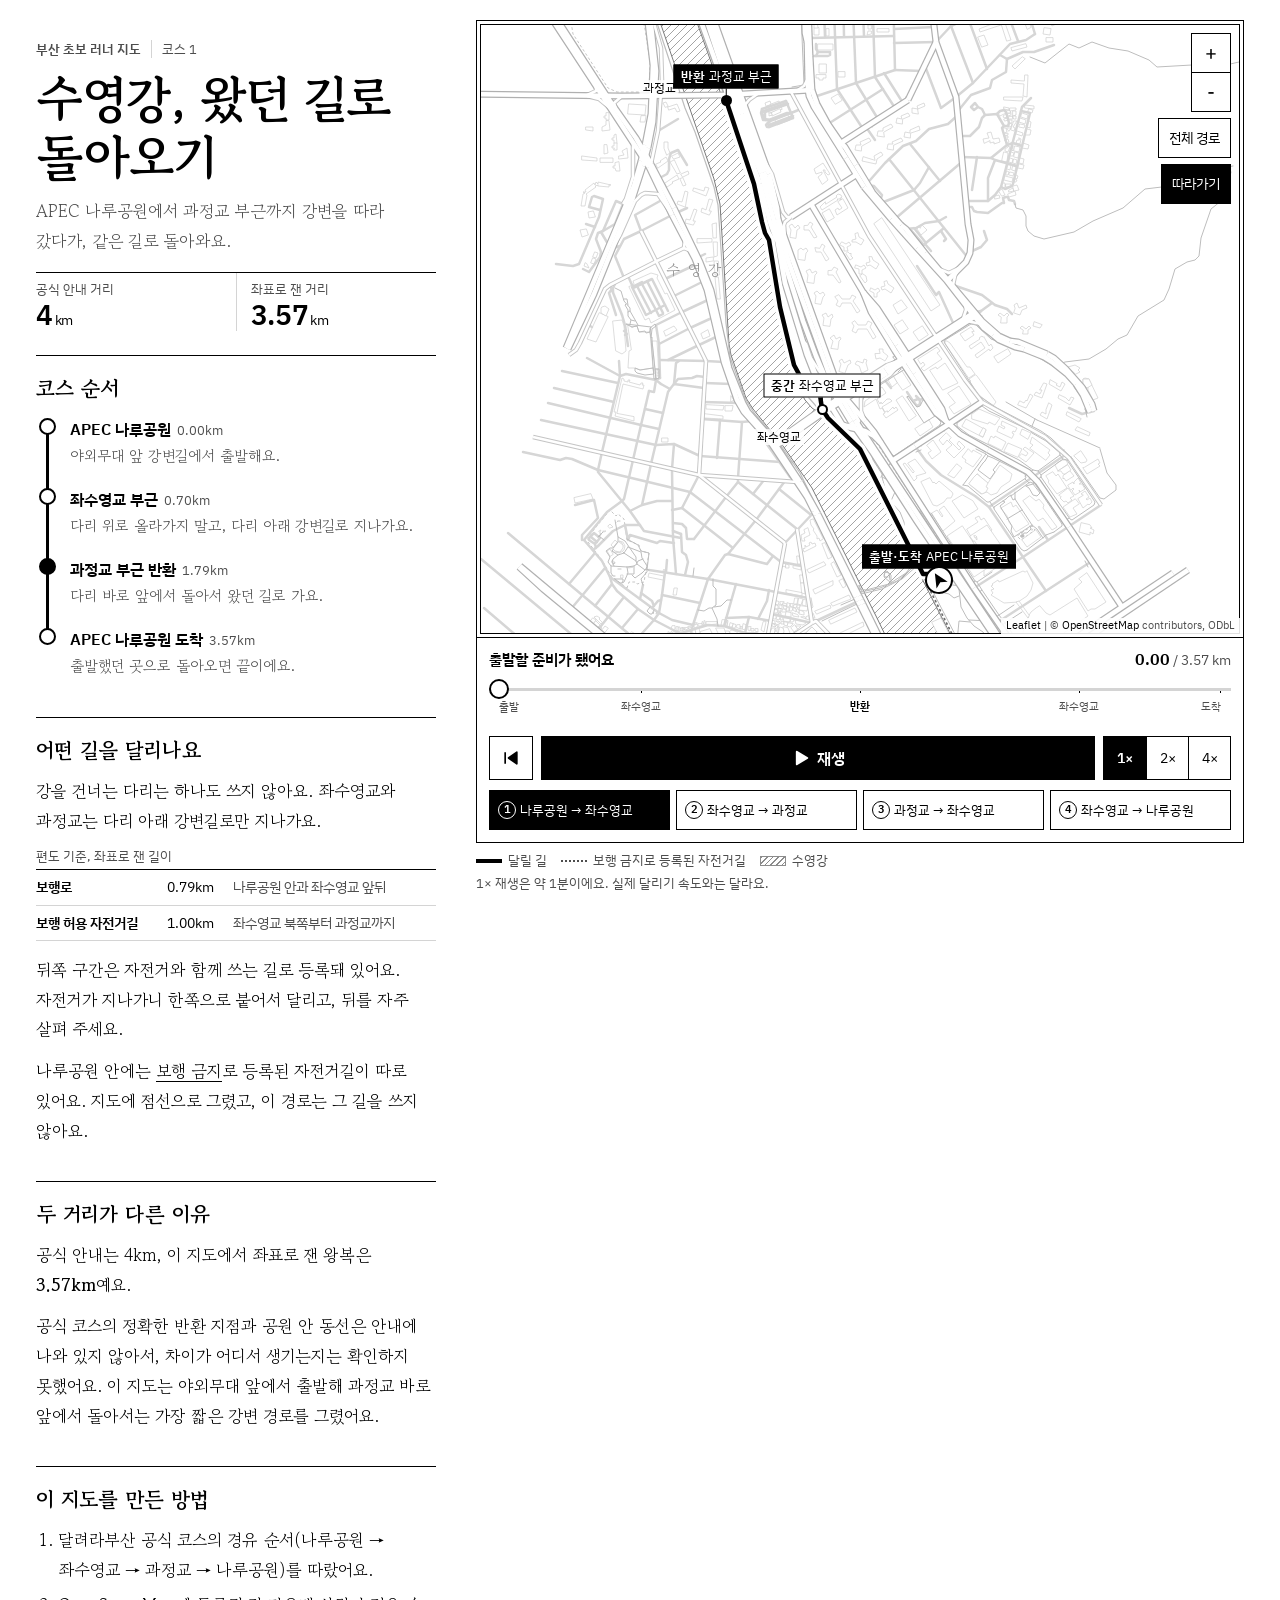
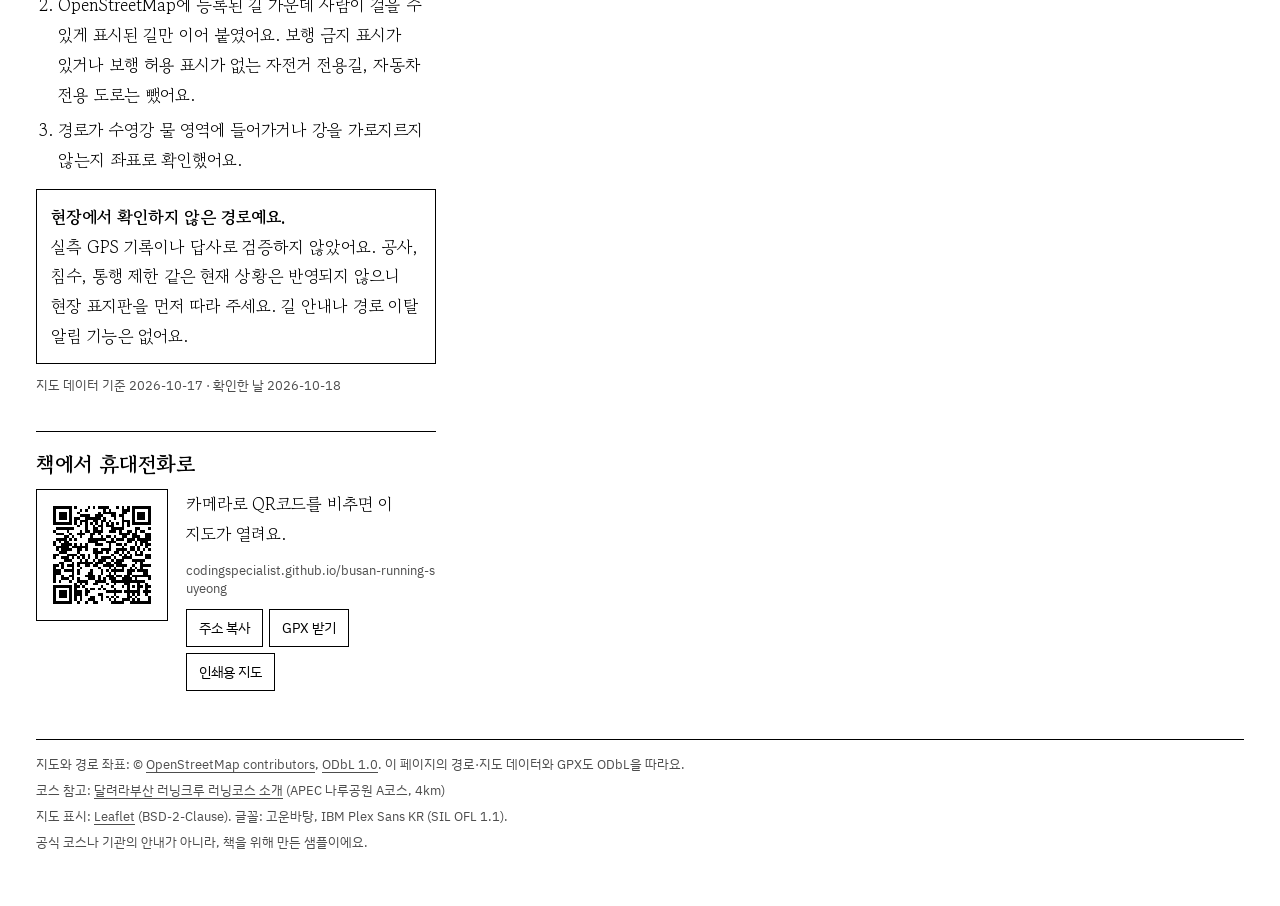
<file: index.html>
<!doctype html>
<html lang="ko">
<head>
<meta charset="utf-8">
<meta name="viewport" content="width=device-width,initial-scale=1,viewport-fit=cover">
<title>수영강 왕복 코스 · 부산 초보 러너 지도</title>
<meta name="description" content="APEC 나루공원에서 과정교 부근까지 수영강 동쪽 강변을 따라 갔다가 같은 길로 돌아오는 러닝 코스. 실제 지도 위에서 경로를 미리 따라가 볼 수 있어요.">
<meta name="theme-color" content="#ffffff">
<link rel="icon" href="data:image/svg+xml,%3Csvg xmlns='http://www.w3.org/2000/svg' viewBox='0 0 32 32'%3E%3Crect width='32' height='32' fill='%23fff'/%3E%3Cpath d='M6 26 C12 18 10 10 26 6' fill='none' stroke='%23000' stroke-width='3' stroke-linecap='round'/%3E%3Ccircle cx='6' cy='26' r='3.5' fill='%23000'/%3E%3C/svg%3E">
<link rel="stylesheet" href="fonts/fonts.css">
<link rel="stylesheet" href="vendor/leaflet.css">
<link rel="stylesheet" href="style.css">
</head>
<body>
<div class="page">

<header class="head">
  <p class="series">부산 초보 러너 지도 <span>코스 1</span></p>
  <h1>수영강, 왔던 길로<br>돌아오기</h1>
  <p class="lede">APEC 나루공원에서 과정교 부근까지 강변을 따라 갔다가, 같은 길로 돌아와요.</p>
  <dl class="dist">
    <div><dt>공식 안내 거리</dt><dd>4<small>km</small></dd></div>
    <div><dt>좌표로 잰 거리</dt><dd id="dist-computed">3.57<small>km</small></dd></div>
  </dl>
</header>

<figure class="figure" id="figure">
  <div class="map-frame">
    <div id="map" role="region" aria-label="수영강 코스 지도"></div>
    <div class="map-tools" aria-label="지도 도구">
      <button type="button" id="zoom-in" aria-label="지도 확대">＋</button>
      <button type="button" id="zoom-out" aria-label="지도 축소">－</button>
      <button type="button" id="fit" class="txt">전체 경로</button>
      <button type="button" id="follow" class="txt" aria-pressed="true">따라가기</button>
    </div>
    <p class="map-msg" id="map-msg">지도를 불러오는 중이에요.</p>
  </div>

  <div class="dock" aria-label="경로 재생">
    <div class="readout">
      <p class="now" id="now" aria-live="polite">출발할 준비가 됐어요</p>
      <p class="km"><b id="km-now">0.00</b> / <span id="km-total">3.57</span> km</p>
    </div>
    <div class="scrub">
      <input type="range" id="scrub" min="0" max="1000" step="1" value="0" aria-label="재생 위치">
      <div class="ticks" id="ticks" aria-hidden="true"></div>
    </div>
    <div class="buttons">
      <button type="button" id="reset" class="icon" aria-label="처음으로">
        <svg viewBox="0 0 24 24" aria-hidden="true"><path d="M5 5v14" /><path d="M19 5 9 12l10 7z" /></svg>
      </button>
      <button type="button" id="play" class="play" aria-label="재생">
        <svg class="i-play" viewBox="0 0 24 24" aria-hidden="true"><path d="M7 4.5 19.5 12 7 19.5z" /></svg>
        <svg class="i-pause" viewBox="0 0 24 24" aria-hidden="true"><path d="M7 5v14M17 5v14" /></svg>
        <span id="play-label">재생</span>
      </button>
      <div class="speed" role="radiogroup" aria-label="재생 속도">
        <button type="button" role="radio" data-speed="1" aria-checked="true">1×</button>
        <button type="button" role="radio" data-speed="2" aria-checked="false">2×</button>
        <button type="button" role="radio" data-speed="4" aria-checked="false">4×</button>
      </div>
    </div>
    <ol class="segs" id="segs" aria-label="구간으로 이동"></ol>
  </div>

  <figcaption>
    <span class="legend"><i class="lg-route"></i>달릴 길</span>
    <span class="legend"><i class="lg-nofoot"></i>보행 금지로 등록된 자전거길</span>
    <span class="legend"><i class="lg-river"></i>수영강</span>
    <span class="cap-note">1× 재생은 약 1분이에요. 실제 달리기 속도와는 달라요.</span>
  </figcaption>
</figure>

<main class="text">

<section>
  <h2>코스 순서</h2>
  <ol class="stops" id="stops"></ol>
</section>

<section>
  <h2>어떤 길을 달리나요</h2>
  <p>강을 건너는 다리는 하나도 쓰지 않아요. 좌수영교와 과정교는 다리 아래 강변길로만 지나가요.</p>
  <table class="kinds">
    <caption>편도 기준, 좌표로 잰 길이</caption>
    <tbody>
      <tr><th>보행로</th><td id="kind-foot">0.79km</td><td>나루공원 안과 좌수영교 앞뒤</td></tr>
      <tr><th>보행 허용 자전거길</th><td id="kind-cycle">1.00km</td><td>좌수영교 북쪽부터 과정교까지</td></tr>
    </tbody>
  </table>
  <p>뒤쪽 구간은 자전거와 함께 쓰는 길로 등록돼 있어요. 자전거가 지나가니 한쪽으로 붙어서 달리고, 뒤를 자주 살펴 주세요.</p>
  <p>나루공원 안에는 <em>보행 금지</em>로 등록된 자전거길이 따로 있어요. 지도에 점선으로 그렸고, 이 경로는 그 길을 쓰지 않아요.</p>
</section>

<section>
  <h2>두 거리가 다른 이유</h2>
  <p>공식 안내는 4km, 이 지도에서 좌표로 잰 왕복은 <b id="dist-computed-2">3.57km</b>예요.</p>
  <p>공식 코스의 정확한 반환 지점과 공원 안 동선은 안내에 나와 있지 않아서, 차이가 어디서 생기는지는 확인하지 못했어요. 이 지도는 야외무대 앞에서 출발해 과정교 바로 앞에서 돌아서는 가장 짧은 강변 경로를 그렸어요.</p>
</section>

<section class="method">
  <h2>이 지도를 만든 방법</h2>
  <ol>
    <li>달려라부산 공식 코스의 경유 순서(나루공원 → 좌수영교 → 과정교 → 나루공원)를 따랐어요.</li>
    <li>OpenStreetMap에 등록된 길 가운데 사람이 걸을 수 있게 표시된 길만 이어 붙였어요. 보행 금지 표시가 있거나 보행 허용 표시가 없는 자전거 전용길, 자동차 전용 도로는 뺐어요.</li>
    <li>경로가 수영강 물 영역에 들어가거나 강을 가로지르지 않는지 좌표로 확인했어요.</li>
  </ol>
  <p class="warn"><b>현장에서 확인하지 않은 경로예요.</b> 실측 GPS 기록이나 답사로 검증하지 않았어요. 공사, 침수, 통행 제한 같은 현재 상황은 반영되지 않으니 현장 표지판을 먼저 따라 주세요. 길 안내나 경로 이탈 알림 기능은 없어요.</p>
  <p class="meta">지도 데이터 기준 <span id="osm-base">2026-10-17</span> · 확인한 날 2026-10-18</p>
</section>

<section class="share" id="share">
  <h2>책에서 휴대전화로</h2>
  <div class="share-row">
    <img src="qr/qr.svg" width="148" height="148" alt="이 지도로 연결되는 QR코드">
    <div>
      <p>카메라로 QR코드를 비추면 이 지도가 열려요.</p>
      <p class="url" id="page-url">codingspecialist.github.io/busan-running-suyeong</p>
      <p class="links">
        <button type="button" id="copy" class="txt">주소 복사</button>
        <a class="txt" href="data/suyeong-apec-gwajeong.gpx" download>GPX 받기</a>
        <a class="txt" href="print/route-print.png" download>인쇄용 지도</a>
      </p>
    </div>
  </div>
</section>

</main>

<footer class="foot">
  <p>지도와 경로 좌표: © <a href="https://www.openstreetmap.org/copyright">OpenStreetMap contributors</a>, <a href="https://opendatacommons.org/licenses/odbl/1-0/">ODbL 1.0</a>. 이 페이지의 경로·지도 데이터와 GPX도 ODbL을 따라요.</p>
  <p>코스 참고: <a href="https://runbusancrew.com/course.html">달려라부산 러닝크루 러닝코스 소개</a> (APEC 나루공원 A코스, 4km)</p>
  <p>지도 표시: <a href="https://leafletjs.com">Leaflet</a> (BSD-2-Clause). 글꼴: 고운바탕, IBM Plex Sans KR (SIL OFL 1.1).</p>
  <p>공식 코스나 기관의 안내가 아니라, 책을 위해 만든 샘플이에요.</p>
</footer>

</div>
<noscript><p class="noscript">경로 재생에는 JavaScript가 필요해요.</p></noscript>
<script src="vendor/leaflet.js"></script>
<script src="app.js"></script>
</body>
</html>
</file>
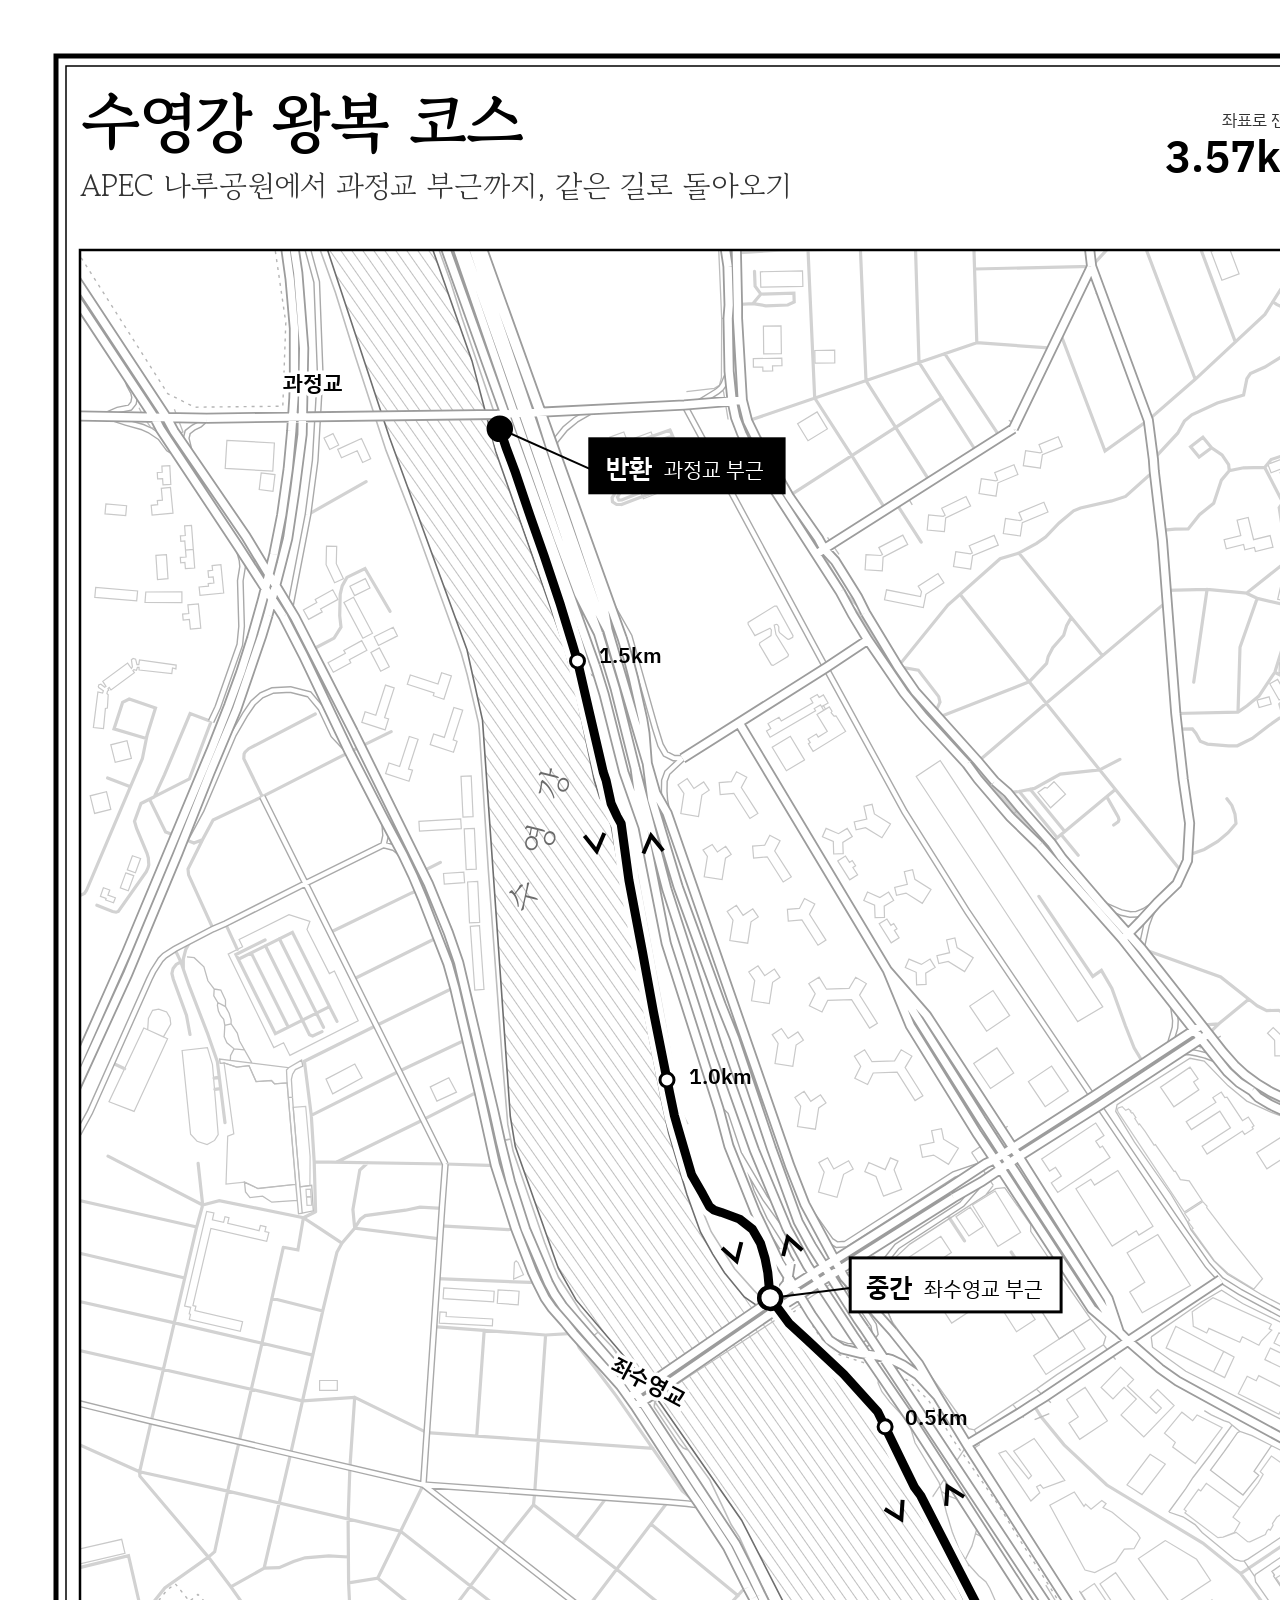
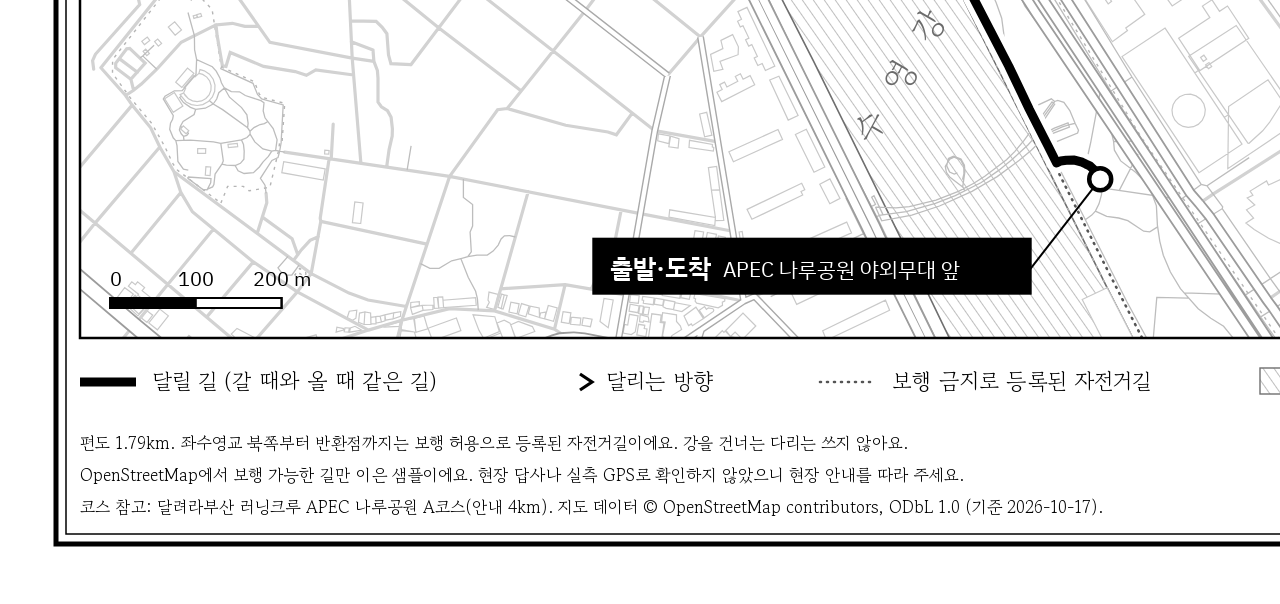
<file: print/print-render.html>
<!doctype html><html lang="ko"><head><meta charset="utf-8"><link rel="stylesheet" href="../fonts/fonts.css">
<style>html,body{margin:0;background:#fff}#sheet{width:1600px;height:2200px}</style></head><body><div id="sheet"><svg xmlns="http://www.w3.org/2000/svg" viewBox="0 0 1600 2200" width="1600" height="2200">
<title>수영강 왕복 코스 전체 경로 — APEC 나루공원 ↔ 과정교 부근</title>
<defs>
 <pattern id="hatch" width="9" height="9" patternUnits="userSpaceOnUse" patternTransform="rotate(-35)"><line x1="0" y1="0" x2="0" y2="9" stroke="#8a8a8a" stroke-width="1.1"/></pattern>
 <clipPath id="mapclip"><rect x="80" y="250" width="1440" height="1688"/></clipPath>
 <style>
  text { font-family: 'Gowun Batang', 'Noto Serif KR', serif; fill: #000; }
  .sans, .pin, .km, .small, .bridge, .nlab, .legend, .fine { font-family: 'IBM Plex Sans KR', 'Noto Sans KR', sans-serif; }
  .h1 { font-size: 64px; font-weight: 700; letter-spacing: -1px; }
  .h2 { font-size: 30px; fill: #333; }
  .pin { font-size: 26px; }
  .pinsub { font-size: 21px; font-weight: 400; }
  .km { font-size: 21px; font-weight: 600; }
  .river { font-size: 34px; fill: #6b6b6b; letter-spacing: 8px; }
  .bridge { font-size: 22px; font-weight: 600; paint-order: stroke; stroke: #fff; stroke-width: 7px; }
  .place { font-size: 24px; fill: #555; paint-order: stroke; stroke: #fff; stroke-width: 6px; }
  .small { font-size: 20px; }
  .nlab { font-size: 22px; font-weight: 600; }
  .legend { font-size: 22px; }
  .fine { font-size: 17px; fill: #333; }
  .big { font-family: 'IBM Plex Sans KR', sans-serif; font-size: 44px; font-weight: 600; }
 </style>
</defs>
<rect width="1600" height="2200" fill="#fff"/>
<rect x="56" y="56" width="1488" height="2088" fill="none" stroke="#000" stroke-width="5"/>
<rect x="66" y="66" width="1468" height="2068" fill="none" stroke="#000" stroke-width="1.5"/>

<text x="80" y="148" class="h1">수영강 왕복 코스</text>
<text x="80" y="198" class="h2">APEC 나루공원에서 과정교 부근까지, 같은 길로 돌아오기</text>
<g transform="translate(1520 126)" text-anchor="end">
 <text class="fine" x="0" y="0">공식 안내 거리</text><text class="big" x="0" y="46">4km</text>
</g>
<g transform="translate(1320 126)" text-anchor="end">
 <text class="fine" x="0" y="0">좌표로 잰 왕복</text><text class="big" x="0" y="46">3.57km</text>
</g>

<g clip-path="url(#mapclip)">
 <rect x="80" y="250" width="1440" height="1688" fill="#fff"/>
 <path d="M188.6 -354.3 L253.7 -354.3 L328.4 -75.1 L380.3 99.3 L410.3 191.7 L429.3 239.8 L472.0 360.9 L495.9 452.0 L563.6 644.8 L573.0 678.9 L594.4 780.8 L599.8 797.8 L603.6 803.8 L611.4 826.6 L621.7 885.4 L635.8 958.4 L645.4 1017.4 L662.2 1103.8 L668.7 1133.4 L686.9 1194.4 L700.5 1232.2 L712.7 1254.1 L724.5 1272.8 L744.3 1297.0 L787.0 1326.4 L878.6 1420.1 L960.4 1593.2 L1107.1 1887.7 L1134.0 1940.3 L1167.9 2004.0 L1218.2 2114.9 L1248.1 2158.8 L1123.2 2219.0 L1106.2 2182.9 L1099.3 2177.0 L1096.4 2176.7 L1082.2 2179.8 L1076.2 2180.6 L1067.7 2178.0 L1063.9 2174.4 L1060.8 2169.6 L925.2 1887.8 L813.4 1660.8 L741.6 1520.2 L660.9 1404.3 L636.7 1371.1 L576.0 1299.9 L558.2 1268.0 L515.3 1146.6 L510.3 1116.5 L482.5 720.1 L467.0 649.8 L389.5 437.4 L311.6 201.7 L260.8 -47.8 L206.4 -275.2 L188.6 -354.3 Z" fill="url(#hatch)" stroke="#6f6f6f" stroke-width="1.6" fill-rule="evenodd"/>
 <path d="M220.9 1803.1 L227.6 1786.4 L243.3 1786.4 L249.1 1790.8 L269.9 1787.2 L278.4 1751.4 L279.6 1742.8 L282.0 1743.0 L284.7 1703.4 L262.6 1697.5 L259.2 1693.9 L254.4 1681.8 L221.3 1666.9 L212.1 1609.6 L197.9 1594.4 L189.5 1601.3 L175.2 1583.7 L166.5 1590.6 L112.6 1659.6 L112.5 1673.3 L130.7 1698.3 L151.6 1723.2 L164.4 1745.9 L173.2 1764.1 L177.6 1770.3 L220.9 1803.1 Z M1228.5 2122.6 L1272.4 2094.1 L1336.4 2042.1 L1338.6 2035.7 L1338.6 2026.8 L1336.5 2020.9 L1319.3 1996.9 L1274.1 1931.3 L1142.0 1738.4 L1051.5 1589.6 L1020.9 1541.7 L998.5 1505.1 L954.2 1441.4 L928.3 1400.1 L908.7 1381.0 L886.3 1368.2 L870.4 1364.8 L835.0 1353.3 L826.2 1345.1 L814.5 1328.8 L803.8 1308.9 L802.0 1306.3 L778.7 1321.9 L878.6 1420.1 L975.8 1623.4 L1107.1 1887.7 L1138.0 1947.7 L1219.9 2114.6 L1228.5 2122.6 Z M988.0 -183.8 L996.9 -178.1 L1006.6 -194.6 L1004.3 -197.0 L988.0 -183.8 Z M998.4 17.8 L1000.1 36.9 L1030.4 57.1 L1042.5 38.3 L998.4 17.8 Z M-69.0 -60.8 L-11.2 25.0 L46.2 105.8 L70.6 241.3 L167.7 393.6 L194.7 407.2 L282.8 406.2 L285.8 322.5 L272.2 229.8 L218.4 21.4 L1.2 -55.9 L-60.1 -73.3 L-69.0 -60.8 Z M1362.8 1628.3 L1319.3 1657.4 L1320.5 1659.2 L1323.3 1660.3 L1327.5 1660.9 L1331.8 1667.4 L1371.2 1640.9 L1362.8 1628.3 Z M1427.9 -194.1 L1420.3 -187.7 L1413.7 -194.9 L1421.5 -201.6 L1427.9 -194.1 Z M884.5 -183.2 L896.7 -188.5 L899.9 -167.8 L886.7 -166.0 L884.5 -183.2 Z M965.5 -230.7 L962.8 -221.3 L987.7 -220.7 L965.5 -230.7 Z M1130.6 -238.3 L1129.9 -249.9 L1141.8 -250.8 L1139.7 -281.9 L1151.9 -284.7 L1196.9 -242.1 L1130.6 -238.3 Z M305.6 1872.0 L305.9 1874.0 L303.9 1876.4 L300.0 1873.5 L297.6 1876.6 L294.9 1874.8 L299.6 1868.4 L305.6 1872.0 Z" fill="none" stroke="#b5b5b5" stroke-width="1.4" stroke-dasharray="3 5"/>
 <path d="M1401.2 253.7 L1401.2 264.9 L1422.5 264.9 L1422.5 253.7 L1401.2 253.7 Z M1396.3 225.6 L1393.3 242.7 L1414.0 246.3 L1416.9 229.3 L1396.3 225.6 Z M132.4 855.7 L140.6 858.5 L135.4 872.8 L127.3 869.8 L132.4 855.7 Z M125.8 872.9 L133.8 875.7 L128.3 890.7 L120.3 887.8 L125.8 872.9 Z M110.8 809.3 L94.6 813.4 L90.2 795.8 L106.5 791.7 L110.8 809.3 Z M196.0 -102.4 L184.5 -81.8 L175.9 -86.7 L187.4 -107.2 L196.0 -102.4 Z M131.4 758.3 L115.2 762.3 L110.8 744.8 L127.0 740.7 L131.4 758.3 Z M226.9 440.3 L274.4 443.0 L272.8 471.2 L225.2 468.4 L226.9 440.3 Z M275.0 474.6 L273.0 491.4 L259.2 489.6 L261.2 473.0 L275.0 474.6 Z M166.4 554.6 L168.0 578.7 L157.5 579.5 L155.9 555.3 L166.4 554.6 Z M139.1 670.0 L171.8 673.7 L172.5 668.0 L175.9 668.9 L176.2 665.1 L139.5 659.9 L138.8 664.6 L137.0 664.6 L135.6 659.2 L133.1 658.4 L131.4 659.7 L132.4 666.8 L131.4 668.5 L127.6 663.1 L102.8 681.3 L106.0 686.4 L104.7 687.2 L100.9 684.2 L98.9 684.8 L98.3 686.4 L98.7 687.5 L103.4 690.8 L102.6 693.0 L97.9 692.0 L93.4 727.5 L103.5 728.5 L105.4 708.5 L107.4 708.0 L108.2 694.8 L106.9 693.5 L107.5 691.1 L108.7 690.3 L108.0 688.6 L109.2 687.5 L111.0 690.0 L134.4 672.7 L132.9 670.6 L133.9 669.7 L136.5 670.3 L137.4 667.4 L139.0 667.4 L139.1 670.0 Z M103.4 887.8 L100.4 896.3 L106.1 898.4 L105.6 900.0 L113.5 902.8 L115.4 897.8 L107.9 895.1 L109.8 890.0 L103.4 887.8 Z M661.0 144.3 L681.9 142.9 L669.0 -2.6 L648.7 -0.9 L661.0 144.3 Z M795.3 2148.3 L796.0 2153.9 L806.8 2152.6 L808.3 2155.9 L809.4 2164.7 L789.6 2167.1 L787.4 2149.3 L795.3 2148.3 Z M815.9 2115.6 L816.5 2126.4 L814.0 2129.3 L812.5 2126.4 L803.4 2127.4 L804.3 2136.0 L813.6 2135.1 L814.3 2141.5 L825.7 2140.2 L826.3 2135.3 L831.2 2133.4 L830.6 2123.9 L827.1 2120.9 L826.8 2115.0 L815.9 2115.6 Z M751.5 1868.2 L792.6 1849.9 L796.9 1859.3 L755.8 1877.7 L751.5 1868.2 Z M797.5 1844.1 L846.7 1822.1 L851.5 1832.9 L802.4 1854.8 L797.5 1844.1 Z M791.8 1894.1 L864.8 1859.6 L869.6 1869.8 L796.7 1904.4 L791.8 1894.1 Z M822.7 1930.7 L885.5 1900.1 L889.6 1910.2 L826.4 1940.3 L822.7 1930.7 Z M836.2 1973.4 L904.8 1941.0 L908.8 1949.5 L840.3 1981.9 L836.2 1973.4 Z M885.7 2002.1 L924.9 1983.7 L929.0 1991.9 L889.5 2011.5 L885.7 2002.1 Z M880.0 2003.1 L884.5 2012.6 L856.8 2025.7 L853.0 2016.3 L880.0 2003.1 Z M948.7 2026.2 L952.9 2034.7 L876.7 2072.7 L872.4 2064.1 L948.7 2026.2 Z M964.0 2063.3 L968.7 2072.9 L893.6 2110.1 L889.5 2100.1 L964.0 2063.3 Z M904.4 2132.8 L919.4 2125.0 L921.4 2128.8 L927.8 2126.1 L934.2 2127.2 L938.0 2138.7 L929.3 2142.1 L926.3 2139.6 L911.2 2148.9 L904.4 2132.8 Z M917.3 2148.9 L915.5 2152.9 L935.4 2163.7 L942.1 2164.1 L944.2 2160.8 L942.4 2157.3 L932.2 2153.5 L935.1 2147.7 L930.1 2145.1 L928.6 2148.6 L923.1 2146.0 L921.7 2151.2 L917.3 2148.9 Z M945.4 2124.9 L949.9 2133.8 L989.2 2114.5 L985.6 2105.4 L945.4 2124.9 Z M970.1 2163.3 L976.8 2159.6 L978.0 2163.0 L1007.5 2146.7 L1011.5 2156.4 L980.3 2171.8 L979.7 2168.3 L973.3 2171.5 L970.1 2163.3 Z M716.9 1692.2 L721.7 1701.6 L754.7 1684.8 L750.1 1675.6 L743.1 1679.2 L740.4 1673.8 L735.3 1676.4 L737.8 1681.3 L726.9 1687.0 L724.5 1682.1 L719.7 1684.6 L722.2 1689.5 L716.9 1692.2 Z M778.9 1676.2 L798.1 1715.5 L788.2 1720.1 L769.7 1680.0 L778.9 1676.2 Z M778.0 1729.5 L782.5 1739.4 L733.4 1761.7 L728.9 1751.7 L778.0 1729.5 Z M806.3 1729.2 L824.8 1767.0 L814.0 1772.3 L795.4 1734.5 L806.3 1729.2 Z M747.1 1809.4 L751.9 1819.3 L802.7 1795.0 L801.0 1791.5 L804.8 1789.7 L801.7 1783.2 L747.1 1809.4 Z M829.9 1778.9 L840.0 1798.4 L829.8 1803.7 L819.8 1784.2 L829.9 1778.9 Z M732.6 1634.6 L738.4 1646.8 L738.1 1654.7 L720.0 1661.4 L722.9 1669.3 L713.8 1671.3 L710.6 1654.4 L722.9 1648.6 L720.9 1640.4 L732.6 1634.6 Z M829.1 2036.8 L836.8 2034.0 L840.3 2035.6 L845.3 2033.8 L838.3 2010.8 L830.8 2012.4 L831.5 2015.6 L824.7 2017.7 L824.1 2019.9 L829.1 2036.8 Z M725.2 1931.0 L730.6 1936.5 L735.1 1932.0 L742.5 1939.4 L755.8 1926.0 L743.0 1913.2 L725.2 1931.0 Z M709.5 1943.2 L710.7 1944.4 L709.8 1945.3 L715.6 1951.3 L730.6 1936.5 L725.2 1931.0 L723.9 1932.3 L722.3 1930.7 L709.5 1943.2 Z M728.9 1939.1 L732.9 1942.9 L720.4 1955.5 L716.5 1951.6 L728.9 1939.1 Z M737.4 1950.4 L734.0 1954.1 L740.8 1960.3 L744.1 1956.5 L737.4 1950.4 Z M752.9 1963.2 L755.6 1966.1 L759.0 1962.8 L764.2 1962.8 L768.6 1967.5 L770.8 1965.4 L761.1 1955.4 L752.9 1963.2 Z M721.2 1956.6 L726.0 1951.8 L729.5 1955.4 L731.0 1953.9 L731.9 1954.9 L726.3 1960.3 L724.9 1960.6 L721.2 1956.6 Z M761.1 1976.5 L766.5 1971.0 L766.0 1970.5 L767.5 1968.9 L763.8 1965.3 L761.2 1967.9 L762.1 1968.8 L757.8 1973.1 L761.1 1976.5 Z M858.3 2095.2 L865.2 2103.3 L871.4 2097.2 L872.4 2098.4 L873.6 2097.4 L865.6 2087.8 L858.3 2095.2 Z M864.2 2084.9 L864.8 2087.2 L860.2 2092.0 L857.9 2091.2 L856.2 2092.6 L851.9 2087.2 L861.4 2078.1 L866.0 2083.4 L864.2 2084.9 Z M865.2 2103.3 L871.4 2097.2 L874.6 2101.2 L868.8 2106.9 L865.2 2103.3 Z M868.8 2106.9 L874.6 2101.2 L876.7 2103.6 L879.5 2108.1 L878.7 2108.9 L880.8 2111.3 L879.3 2112.7 L877.1 2110.6 L875.0 2112.7 L868.8 2106.9 Z M865.2 2103.3 L871.4 2097.2 L876.7 2103.6 L879.5 2108.1 L878.7 2108.9 L880.8 2111.3 L879.3 2112.7 L877.1 2110.6 L875.0 2112.7 L865.2 2103.3 Z M815.7 2051.4 L823.9 2043.6 L828.6 2048.4 L827.3 2049.1 L832.9 2054.6 L825.5 2062.5 L815.7 2051.4 Z M829.2 2065.3 L832.9 2061.2 L838.7 2068.0 L841.7 2066.4 L847.2 2071.2 L840.8 2078.2 L829.2 2065.3 Z M840.8 2078.2 L847.2 2071.2 L854.7 2065.4 L859.5 2070.5 L855.2 2075.1 L852.6 2073.1 L844.1 2081.5 L840.8 2078.2 Z M844.1 2081.5 L852.6 2073.1 L855.2 2075.1 L859.5 2070.5 L864.0 2075.9 L862.1 2078.9 L861.4 2078.1 L850.7 2088.9 L844.1 2081.5 Z M755.5 1993.4 L777.0 1970.8 L794.1 1987.2 L779.6 2002.4 L784.6 2007.1 L777.6 2014.4 L755.5 1993.4 Z M782.3 2016.9 L788.5 2009.8 L799.5 2019.5 L798.5 2021.5 L800.2 2023.5 L793.5 2028.8 L782.3 2016.9 Z M638.1 1915.8 L629.5 1914.3 L627.7 1925.0 L624.6 1924.5 L623.1 1933.1 L631.3 1934.5 L635.2 1932.0 L638.1 1915.8 Z M662.6 1912.7 L661.6 1921.6 L665.2 1922.0 L662.6 1935.5 L664.0 1938.7 L668.0 1940.1 L671.0 1938.3 L671.9 1935.6 L681.6 1929.6 L680.3 1925.8 L676.5 1921.5 L676.5 1914.8 L662.6 1912.7 Z M645.8 1936.5 L647.0 1929.0 L644.2 1928.6 L644.8 1925.3 L638.6 1924.3 L636.8 1934.9 L645.8 1936.5 Z M648.4 1938.1 L661.6 1939.9 L664.0 1923.0 L660.2 1922.4 L661.2 1915.1 L651.8 1913.8 L648.4 1938.1 Z M630.6 1894.6 L639.2 1895.7 L638.3 1903.3 L629.6 1902.3 L630.6 1894.6 Z M642.7 1896.5 L642.1 1900.1 L643.7 1900.3 L643.3 1903.3 L653.3 1904.7 L654.1 1898.0 L642.7 1896.5 Z M655.2 1898.2 L654.2 1904.2 L662.7 1905.5 L663.7 1899.6 L655.2 1898.2 Z M664.3 1899.8 L663.0 1906.7 L666.2 1908.3 L673.5 1909.6 L674.9 1901.8 L664.3 1899.8 Z M674.9 1902.6 L673.5 1909.9 L681.9 1911.6 L690.3 1905.5 L674.9 1902.6 Z M695.9 1907.2 L703.5 1918.6 L692.4 1925.7 L691.3 1923.9 L688.6 1925.6 L684.0 1916.0 L695.9 1907.2 Z M699.3 1910.3 L704.6 1906.6 L706.4 1909.3 L708.5 1907.8 L712.9 1908.7 L713.8 1910.0 L713.4 1911.4 L704.4 1917.8 L699.3 1910.3 Z M694.9 1893.6 L693.9 1898.2 L695.6 1898.8 L695.1 1901.1 L696.7 1903.2 L718.2 1907.8 L722.5 1905.3 L722.3 1902.1 L724.7 1901.1 L724.9 1899.5 L723.8 1898.4 L694.9 1893.6 Z M633.1 1881.1 L631.7 1890.9 L636.6 1891.6 L636.9 1889.8 L641.2 1890.5 L642.4 1882.4 L633.1 1881.1 Z M653.7 1884.7 L652.8 1888.7 L650.8 1892.6 L642.4 1890.7 L644.2 1882.7 L653.7 1884.7 Z M654.4 1885.2 L653.1 1892.9 L656.6 1893.5 L658.6 1892.8 L659.0 1894.1 L661.2 1894.5 L662.6 1886.5 L654.4 1885.2 Z M663.6 1887.9 L662.3 1895.5 L679.7 1898.4 L680.9 1890.6 L663.6 1887.9 Z M682.4 1890.2 L680.9 1897.7 L689.3 1899.4 L690.9 1891.9 L682.4 1890.2 Z M639.5 1921.7 L643.1 1922.4 L643.6 1921.0 L649.1 1922.0 L648.3 1917.0 L640.2 1914.6 L639.5 1921.7 Z M644.4 1906.8 L643.1 1914.1 L648.1 1915.0 L649.4 1907.5 L644.4 1906.8 Z M639.9 1905.7 L638.7 1913.5 L642.3 1914.0 L643.5 1906.3 L639.9 1905.7 Z M712.9 1884.6 L710.9 1886.2 L711.0 1888.5 L725.1 1891.2 L724.0 1884.3 L722.9 1883.4 L712.9 1884.6 Z M725.1 1884.9 L726.2 1890.9 L734.5 1892.8 L736.5 1890.8 L735.4 1882.7 L725.1 1884.9 Z M741.4 1874.1 L744.4 1873.8 L750.0 1887.3 L744.4 1888.3 L741.4 1874.1 Z M707.4 1866.3 L706.0 1877.1 L719.8 1878.6 L720.4 1871.0 L715.5 1870.3 L715.9 1867.3 L707.4 1866.3 Z M709.6 1853.0 L707.5 1864.4 L729.1 1868.4 L731.2 1857.0 L709.6 1853.0 Z M718.4 1836.0 L715.3 1851.2 L725.8 1853.7 L726.7 1843.9 L725.2 1837.2 L718.4 1836.0 Z M707.4 1832.5 L716.5 1834.3 L713.0 1851.1 L704.0 1849.3 L707.4 1832.5 Z M695.0 1830.6 L703.6 1832.0 L700.9 1848.6 L692.2 1847.2 L695.0 1830.6 Z M669.7 1809.8 L668.9 1817.2 L714.8 1825.5 L715.4 1817.4 L669.7 1809.8 Z M708.4 1767.6 L716.6 1766.5 L719.7 1789.9 L711.4 1790.2 L708.4 1767.6 Z M711.4 1790.2 L719.7 1789.9 L723.8 1820.5 L715.3 1820.6 L715.4 1817.4 L711.4 1790.2 Z M658.4 1733.8 L657.7 1740.9 L668.9 1743.7 L669.9 1735.9 L658.4 1733.8 Z M670.6 1736.2 L679.0 1738.6 L678.1 1748.1 L668.8 1746.8 L670.6 1736.2 Z M689.5 1740.3 L689.0 1747.5 L713.3 1751.1 L713.8 1747.6 L712.3 1746.9 L712.5 1744.4 L689.5 1740.3 Z M687.1 1874.8 L686.5 1877.8 L689.0 1878.2 L688.2 1882.3 L705.3 1885.6 L706.0 1881.7 L702.6 1881.0 L703.2 1877.9 L687.1 1874.8 Z M634.5 1874.8 L640.1 1875.8 L640.8 1871.9 L644.9 1872.6 L646.3 1864.3 L636.6 1862.6 L634.5 1874.8 Z M638.0 1851.8 L637.1 1858.9 L647.3 1860.9 L648.4 1853.2 L638.0 1851.8 Z M640.4 1839.8 L638.8 1848.3 L648.0 1850.0 L649.6 1841.5 L640.4 1839.8 Z M669.6 1871.8 L668.0 1881.1 L683.0 1883.5 L684.6 1874.3 L669.6 1871.8 Z M648.7 1873.5 L654.9 1874.0 L654.4 1879.4 L648.1 1878.8 L648.7 1873.5 Z M651.6 1841.9 L652.0 1848.4 L661.9 1850.0 L662.9 1843.7 L651.6 1841.9 Z M650.2 1851.8 L648.8 1859.8 L658.1 1861.4 L659.4 1853.3 L650.2 1851.8 Z M648.1 1861.5 L647.2 1867.3 L655.3 1869.1 L656.0 1864.9 L654.7 1862.7 L648.1 1861.5 Z M661.9 1850.0 L663.3 1852.3 L672.2 1853.5 L673.1 1846.8 L662.5 1845.3 L661.9 1850.0 Z M660.6 1861.1 L670.4 1862.8 L669.3 1869.3 L663.3 1868.2 L662.4 1869.9 L659.2 1869.4 L660.6 1861.1 Z M679.9 1857.9 L678.5 1866.5 L685.9 1867.7 L686.2 1865.8 L688.0 1866.1 L689.1 1859.4 L679.9 1857.9 Z M679.0 1857.6 L677.6 1867.6 L670.7 1866.7 L672.5 1856.7 L679.0 1857.6 Z M662.6 1854.6 L662.1 1858.0 L663.1 1859.3 L662.9 1861.2 L670.8 1862.4 L671.8 1855.9 L662.6 1854.6 Z M708.5 1852.5 L707.0 1860.7 L699.7 1859.3 L701.1 1851.3 L708.5 1852.5 Z M699.7 1862.2 L698.5 1868.7 L701.5 1870.9 L701.6 1872.3 L705.1 1873.0 L707.0 1863.6 L699.7 1862.2 Z M700.5 1851.4 L699.3 1859.0 L694.5 1858.3 L694.8 1856.2 L690.0 1855.4 L690.7 1851.4 L693.2 1850.3 L700.5 1851.4 Z M690.7 1860.6 L690.1 1864.1 L691.1 1864.2 L690.4 1868.8 L697.8 1870.6 L699.2 1861.8 L690.7 1860.6 Z M682.2 1846.9 L680.8 1854.7 L684.4 1855.4 L684.8 1853.7 L688.6 1854.5 L689.8 1848.4 L682.2 1846.9 Z M673.8 1845.7 L672.2 1855.2 L677.6 1856.1 L677.9 1853.9 L680.3 1854.3 L681.5 1846.9 L673.8 1845.7 Z M1082.2 1899.5 L1107.1 1887.7 L1138.0 1947.7 L1112.9 1959.7 L1082.2 1899.5 Z M997.2 2181.2 L1006.5 2176.3 L1005.1 2173.8 L1019.3 2166.7 L1020.1 2169.3 L1018.5 2176.6 L1014.7 2182.3 L1008.8 2184.9 L1001.7 2184.9 L997.2 2181.2 Z M617.1 1956.0 L617.1 1963.4 L624.9 1966.3 L626.3 1968.0 L633.6 1969.4 L635.3 1967.1 L639.3 1966.6 L641.3 1962.8 L639.3 1960.8 L617.1 1956.0 Z M615.9 1970.3 L614.7 1975.9 L623.9 1977.7 L624.9 1972.1 L615.9 1970.3 Z M699.6 1714.0 L706.7 1712.3 L711.9 1735.2 L704.6 1736.8 L699.6 1714.0 Z M747.0 1607.4 L737.9 1611.6 L741.5 1619.3 L737.6 1621.2 L740.3 1626.9 L743.0 1625.7 L748.9 1638.1 L745.6 1639.7 L748.7 1646.1 L751.8 1644.6 L757.4 1656.4 L754.2 1658.0 L757.8 1665.5 L762.2 1663.5 L765.4 1670.5 L774.8 1666.1 L747.0 1607.4 Z M1386.1 1852.8 L1396.6 1867.3 L1403.2 1873.7 L1413.3 1880.0 L1417.3 1879.8 L1488.0 1831.3 L1520.3 1882.0 L1503.6 1893.8 L1487.0 1908.3 L1468.7 1917.4 L1435.7 1940.4 L1424.6 1951.4 L1414.0 1965.1 L1408.3 1960.3 L1389.5 1977.8 L1376.2 1994.3 L1355.6 1972.1 L1344.1 1956.9 L1338.9 1943.1 L1337.2 1927.5 L1342.6 1902.3 L1351.5 1885.7 L1361.1 1870.1 L1374.6 1858.3 L1386.1 1852.8 Z M1349.7 1755.5 L1356.7 1766.7 L1362.6 1778.6 L1364.2 1788.1 L1363.2 1799.1 L1359.8 1810.1 L1354.2 1820.8 L1348.2 1825.7 L1338.3 1830.2 L1322.0 1842.4 L1309.2 1845.2 L1295.7 1846.4 L1283.7 1845.1 L1268.6 1838.3 L1254.2 1829.4 L1245.9 1823.1 L1253.6 1818.1 L1246.5 1809.8 L1254.8 1805.0 L1247.2 1798.0 L1252.9 1795.2 L1250.1 1791.1 L1266.6 1780.9 L1268.5 1785.0 L1302.5 1769.4 L1336.9 1755.5 L1338.1 1758.1 L1341.8 1756.0 L1343.4 1758.7 L1349.7 1755.5 Z M1517.2 1761.8 L1571.5 1842.3 L1541.3 1863.5 L1531.8 1866.4 L1528.2 1861.0 L1520.1 1866.8 L1480.4 1807.0 L1480.4 1802.6 L1502.2 1787.0 L1495.0 1776.4 L1517.2 1761.8 Z M1375.1 1639.5 L1389.0 1659.8 L1349.1 1687.1 L1335.3 1666.8 L1375.1 1639.5 Z M1276.0 1577.9 L1302.0 1561.8 L1310.4 1573.6 L1317.1 1569.3 L1355.0 1622.8 L1318.1 1646.6 L1298.5 1616.2 L1290.9 1600.3 L1276.0 1577.9 Z M916.2 776.5 L1077.7 1021.6 L1102.8 1006.8 L940.2 760.5 L916.2 776.5 Z M1422.2 1476.2 L1429.6 1488.7 L1436.8 1483.0 L1447.4 1501.3 L1461.7 1522.0 L1433.5 1539.4 L1408.0 1503.5 L1409.6 1502.8 L1400.6 1488.7 L1422.2 1476.2 Z M1356.3 1409.8 L1364.4 1399.0 L1357.8 1394.1 L1362.7 1377.6 L1406.2 1406.3 L1405.7 1407.8 L1414.1 1414.1 L1406.6 1424.1 L1412.1 1428.2 L1400.9 1443.2 L1356.3 1409.8 Z M1480.3 1430.0 L1501.9 1451.3 L1505.1 1448.7 L1507.9 1451.6 L1513.8 1447.1 L1513.5 1445.5 L1517.5 1442.9 L1510.7 1432.5 L1512.5 1430.6 L1507.2 1423.7 L1504.9 1425.2 L1501.3 1418.5 L1480.3 1430.0 Z M1506.9 1466.2 L1517.4 1482.7 L1517.9 1481.4 L1518.9 1482.4 L1553.8 1459.8 L1549.8 1453.6 L1554.4 1450.7 L1547.6 1440.2 L1542.6 1443.3 L1541.3 1442.4 L1510.4 1462.0 L1511.2 1463.6 L1506.9 1466.2 Z M1463.3 1512.8 L1477.3 1504.3 L1481.6 1510.8 L1483.4 1509.4 L1479.9 1503.7 L1493.0 1494.6 L1501.1 1506.5 L1494.4 1510.4 L1496.6 1513.8 L1502.8 1509.7 L1511.4 1523.8 L1497.4 1532.5 L1494.0 1526.5 L1492.3 1527.0 L1496.8 1533.9 L1482.8 1541.6 L1473.9 1529.3 L1480.1 1525.3 L1478.5 1522.7 L1472.5 1527.3 L1463.3 1512.8 Z M1438.6 1539.8 L1465.3 1521.5 L1479.7 1542.5 L1469.0 1549.2 L1474.0 1556.6 L1463.3 1563.9 L1457.8 1558.2 L1453.4 1561.6 L1450.1 1556.9 L1447.6 1558.4 L1441.4 1548.6 L1443.4 1547.5 L1438.6 1539.8 Z M648.4 1875.7 L646.4 1875.4 L647.1 1870.1 L656.6 1871.4 L656.2 1874.2 L648.7 1873.5 L648.4 1875.7 Z M1049.8 1505.2 L1085.0 1570.1 L1094.8 1572.6 L1115.7 1561.7 L1124.3 1549.2 L1134.0 1548.7 L1140.2 1538.1 L1137.1 1532.9 L1112.2 1512.2 L1103.0 1507.5 L1106.1 1503.7 L1101.8 1500.6 L1091.1 1509.2 L1085.6 1504.1 L1084.0 1506.4 L1074.3 1492.0 L1049.8 1505.2 Z M924.4 161.8 L924.3 171.0 L958.1 170.8 L957.4 160.5 L924.4 161.8 Z M924.9 181.8 L924.7 192.0 L958.1 191.1 L957.6 180.9 L924.9 181.8 Z M925.5 202.7 L925.4 212.7 L958.4 212.7 L958.1 201.4 L925.5 202.7 Z M925.4 228.5 L925.1 238.3 L958.5 238.0 L958.7 227.7 L925.4 228.5 Z M748.0 226.4 L748.3 246.3 L762.5 246.5 L762.9 227.0 L748.0 226.4 Z M1229.3 -188.3 L1249.9 -236.1 L1239.8 -241.0 L1229.8 -216.8 L1201.6 -226.0 L1197.1 -216.0 L1224.5 -205.3 L1219.9 -191.9 L1229.3 -188.3 Z M1172.6 -296.1 L1218.4 -256.0 L1210.8 -247.8 L1195.5 -258.0 L1169.0 -281.8 L1171.9 -285.2 L1164.7 -289.8 L1172.6 -296.1 Z M1180.5 -231.0 L1178.3 -220.8 L1160.5 -226.0 L1155.4 -199.0 L1144.9 -202.3 L1147.5 -218.8 L1137.3 -221.6 L1139.8 -232.1 L1148.5 -229.0 L1150.9 -233.2 L1161.2 -230.5 L1162.8 -235.4 L1180.5 -231.0 Z M1341.7 357.2 L1351.7 357.7 L1348.8 419.0 L1337.2 418.5 L1338.9 382.8 L1304.0 381.1 L1304.4 373.0 L1340.9 374.7 L1341.7 357.2 Z M1285.1 419.1 L1335.8 421.1 L1335.4 430.2 L1284.7 428.2 L1285.1 419.1 Z M1204.5 69.6 L1196.5 77.5 L1202.1 82.2 L1190.8 94.5 L1191.8 95.4 L1182.6 105.8 L1183.3 107.1 L1179.2 111.8 L1186.0 117.4 L1194.7 108.7 L1194.4 108.0 L1212.4 86.4 L1213.1 87.2 L1217.4 82.6 L1204.5 69.6 Z M388.6 -118.7 L377.8 -101.8 L396.6 -90.0 L407.3 -106.7 L388.6 -118.7 Z M396.6 -80.1 L386.7 -62.4 L408.0 -50.5 L417.9 -68.2 L396.6 -80.1 Z M407.2 -40.6 L398.0 -22.8 L418.3 -12.3 L427.5 -30.0 L407.2 -40.6 Z M419.8 -3.1 L410.2 15.6 L430.4 25.9 L439.9 7.3 L419.8 -3.1 Z M431.1 31.4 L421.7 49.5 L441.5 59.9 L451.0 41.7 L431.1 31.4 Z M443.5 68.6 L434.5 85.3 L455.2 96.3 L464.1 79.6 L443.5 68.6 Z M457.7 111.2 L448.2 129.2 L467.2 139.2 L476.7 121.2 L457.7 111.2 Z M1372.7 144.3 L1413.0 112.5 L1420.4 121.4 L1378.8 153.7 L1372.7 144.3 Z M1420.3 135.6 L1427.8 143.8 L1407.4 160.9 L1395.0 165.9 L1385.1 172.3 L1384.1 171.2 L1380.2 173.4 L1375.6 163.1 L1382.2 158.6 L1385.8 163.7 L1420.3 135.6 Z M1426.9 100.1 L1437.1 97.4 L1452.4 146.5 L1442.8 149.9 L1426.9 100.1 Z M1445.3 84.2 L1454.8 81.2 L1475.9 146.1 L1465.5 149.5 L1445.3 84.2 Z M1463.3 67.7 L1472.9 65.1 L1498.6 146.1 L1489.3 149.9 L1463.3 67.7 Z M1481.9 51.7 L1491.4 48.5 L1514.3 119.8 L1504.5 123.8 L1481.9 51.7 Z M1500.0 34.8 L1522.8 107.3 L1532.9 104.1 L1510.1 31.8 L1500.0 34.8 Z M855.1 -152.5 L855.1 -159.9 L841.5 -160.2 L821.9 -158.2 L821.9 -154.7 L817.7 -154.4 L817.7 -151.4 L812.0 -150.5 L810.6 -153.1 L800.3 -151.4 L800.6 -143.6 L811.4 -145.4 L812.0 -142.9 L820.5 -144.5 L820.2 -148.2 L840.9 -151.7 L840.7 -155.0 L844.7 -154.1 L844.7 -150.8 L855.1 -152.5 Z M835.5 -119.6 L836.4 -111.0 L846.1 -112.7 L846.2 -114.7 L866.7 -116.0 L866.3 -124.8 L847.7 -122.8 L848.3 -117.3 L845.0 -117.5 L844.4 -121.4 L835.5 -119.6 Z M865.7 -160.7 L866.8 -152.2 L879.9 -156.1 L912.6 -160.4 L911.9 -163.9 L914.5 -164.4 L913.7 -167.8 L885.0 -164.1 L884.7 -166.8 L882.0 -166.6 L882.6 -163.8 L878.1 -163.8 L865.7 -160.7 Z M915.0 -184.6 L917.5 -176.9 L956.7 -189.3 L957.8 -186.5 L967.4 -189.6 L968.6 -188.8 L979.0 -192.3 L976.4 -200.5 L965.5 -196.5 L964.9 -197.8 L955.7 -194.6 L955.1 -198.1 L950.0 -196.6 L950.3 -195.5 L915.0 -184.6 Z M1063.4 -165.0 L1072.3 -160.7 L1059.6 -134.0 L1050.6 -138.2 L1063.4 -165.0 Z M1056.7 -132.9 L1089.6 -115.3 L1085.6 -107.7 L1052.7 -125.4 L1056.7 -132.9 Z M1021.6 -179.2 L1005.4 -152.1 L1002.0 -154.1 L1000.1 -151.0 L997.3 -152.6 L995.8 -150.2 L994.1 -151.4 L991.9 -147.7 L978.5 -155.8 L983.4 -163.8 L995.5 -156.6 L1012.3 -184.7 L1021.6 -179.2 Z M1009.0 -150.6 L1042.1 -127.7 L1035.9 -118.7 L1002.8 -141.6 L1009.0 -150.6 Z M991.8 -144.3 L1000.5 -139.7 L984.8 -109.9 L976.3 -114.4 L991.8 -144.3 Z M1035.7 -118.1 L1046.1 -112.6 L1022.3 -66.9 L1011.8 -72.3 L1035.7 -118.1 Z M1042.5 -182.0 L1057.2 -173.6 L1071.0 -177.4 L1082.7 -190.0 L1075.6 -194.2 L1063.9 -182.0 L1046.3 -190.8 L1042.5 -182.0 Z M1082.3 -168.5 L1129.2 -144.8 L1124.6 -135.5 L1127.3 -134.2 L1112.1 -104.2 L1103.6 -108.5 L1118.2 -137.4 L1077.2 -158.3 L1082.3 -168.5 Z M1166.1 1347.9 L1175.8 1326.3 L1234.1 1356.9 L1224.6 1377.6 L1166.1 1347.9 Z M1192.2 1311.8 L1213.0 1297.8 L1271.4 1324.2 L1269.1 1328.8 L1271.8 1330.1 L1261.2 1341.0 L1258.9 1345.2 L1242.3 1336.8 L1239.8 1342.3 L1208.9 1328.4 L1206.7 1333.0 L1193.3 1326.4 L1192.2 1311.8 Z M1127.1 1252.8 L1157.8 1234.6 L1190.4 1285.5 L1142.3 1312.7 L1129.7 1291.9 L1144.8 1282.3 L1127.1 1252.8 Z M1238.3 1393.7 L1247.2 1376.2 L1256.2 1380.8 L1258.8 1375.6 L1290.3 1391.6 L1278.9 1414.2 L1238.3 1393.7 Z M1284.4 1416.2 L1295.2 1393.3 L1335.3 1412.2 L1324.5 1435.1 L1284.4 1416.2 Z M1075.9 1188.7 L1090.8 1179.3 L1094.5 1185.1 L1117.8 1170.5 L1153.0 1226.2 L1138.9 1235.1 L1136.3 1230.8 L1112.2 1246.1 L1075.9 1188.7 Z M1041.6 1158.9 L1095.7 1123.0 L1104.0 1135.6 L1095.7 1141.2 L1100.0 1147.7 L1102.5 1146.1 L1110.1 1157.6 L1057.7 1192.4 L1051.3 1182.8 L1061.3 1176.1 L1055.5 1167.3 L1049.6 1171.1 L1041.6 1158.9 Z M1264.9 1359.6 L1270.4 1348.1 L1283.0 1354.1 L1285.6 1348.7 L1274.0 1343.0 L1279.0 1332.7 L1319.3 1352.2 L1314.1 1363.0 L1307.9 1360.0 L1305.1 1365.9 L1310.9 1368.7 L1305.9 1379.3 L1264.9 1359.6 Z M1327.8 1369.7 L1335.7 1353.9 L1360.4 1366.2 L1352.6 1382.0 L1327.8 1369.7 Z M1165.4 1540.6 L1138.4 1558.6 L1172.2 1605.9 L1210.6 1580.5 L1196.6 1559.3 L1165.4 1540.6 Z M1206.3 1483.3 L1200.8 1490.9 L1198.5 1489.4 L1184.1 1509.4 L1186.3 1511.0 L1184.9 1512.8 L1217.9 1537.7 L1223.1 1537.1 L1236.2 1532.4 L1247.6 1541.7 L1249.9 1541.9 L1265.4 1534.6 L1267.0 1530.9 L1268.7 1529.2 L1270.3 1530.1 L1273.1 1525.1 L1272.5 1523.6 L1276.7 1517.3 L1300.0 1502.3 L1302.4 1498.9 L1304.2 1494.5 L1306.2 1483.3 L1306.1 1481.3 L1304.8 1479.4 L1271.4 1456.1 L1260.2 1471.7 L1263.2 1474.4 L1258.3 1482.8 L1239.8 1507.7 L1206.3 1483.3 Z M1013.7 1451.1 L1034.1 1438.5 L1064.8 1480.4 L1043.3 1488.3 L1040.4 1484.8 L1036.6 1486.8 L1039.8 1492.8 L1030.9 1501.0 L998.8 1453.4 L1005.8 1450.6 L1028.6 1478.8 L1031.5 1475.6 L1013.7 1451.1 Z M1181.9 1412.2 L1164.5 1433.1 L1175.3 1442.3 L1172.7 1447.0 L1195.3 1463.6 L1222.2 1427.7 L1197.1 1415.0 L1192.7 1420.7 L1181.9 1412.2 Z M1120.6 1367.1 L1101.1 1387.4 L1113.0 1398.9 L1124.1 1387.4 L1136.3 1399.1 L1121.0 1414.9 L1143.8 1437.0 L1174.1 1405.6 L1157.6 1389.6 L1150.2 1397.2 L1161.4 1408.0 L1156.1 1413.5 L1127.4 1385.9 L1133.6 1379.6 L1120.6 1367.1 Z M1066.7 1399.6 L1085.1 1387.4 L1107.4 1420.9 L1079.7 1439.3 L1068.9 1423.2 L1078.3 1416.9 L1066.7 1399.6 Z M228.2 954.1 L273.8 1047.6 L283.6 1042.7 L289.9 1055.4 L358.2 1020.7 L334.4 971.0 L329.4 973.6 L307.0 929.5 L309.9 921.4 L289.0 914.6 L239.1 939.5 L242.6 946.8 L228.2 954.1 Z M1392.7 -160.7 L1449.4 -97.2 L1442.5 -90.9 L1384.9 -154.0 L1392.7 -160.7 Z M1409.4 -176.1 L1402.9 -170.3 L1459.9 -106.1 L1466.7 -111.6 L1409.4 -176.1 Z M1421.0 -186.7 L1428.8 -193.2 L1485.4 -127.7 L1478.0 -121.9 L1421.0 -186.7 Z M1443.9 -207.1 L1437.1 -201.5 L1494.7 -136.4 L1501.5 -142.6 L1443.9 -207.1 Z M1467.5 -216.7 L1459.9 -210.5 L1491.0 -175.3 L1498.5 -181.7 L1467.5 -216.7 Z M1397.7 -226.6 L1398.8 -216.5 L1442.5 -222.7 L1441.6 -232.6 L1397.7 -226.6 Z M1394.7 -248.8 L1395.5 -239.3 L1466.6 -248.8 L1465.8 -257.6 L1394.7 -248.8 Z M1392.3 -271.5 L1393.7 -262.1 L1460.5 -270.7 L1459.6 -280.8 L1392.3 -271.5 Z M1333.6 -219.9 L1388.7 -226.3 L1390.1 -215.5 L1334.4 -209.4 L1333.6 -219.9 Z M1328.9 -240.4 L1330.5 -230.7 L1387.0 -237.9 L1385.8 -247.2 L1328.9 -240.4 Z M1328.0 -261.9 L1329.2 -254.2 L1383.7 -261.8 L1382.7 -269.8 L1328.0 -261.9 Z M1484.0 1987.1 L1480.5 2004.1 L1490.5 2006.1 L1495.5 2013.1 L1493.2 2022.3 L1508.1 2025.9 L1510.4 2016.4 L1507.9 2012.5 L1512.0 2009.8 L1523.0 2011.4 L1528.3 2009.4 L1529.9 2002.2 L1526.4 2001.4 L1526.7 1999.8 L1520.7 1998.3 L1520.2 2000.4 L1515.0 1999.3 L1512.7 1996.1 L1508.6 1998.9 L1507.7 1997.7 L1509.4 1996.4 L1507.2 1993.2 L1508.7 1992.1 L1510.0 1986.2 L1514.3 1987.2 L1515.2 1982.8 L1512.4 1982.2 L1513.2 1978.6 L1506.1 1977.2 L1505.5 1979.7 L1501.1 1978.9 L1500.4 1982.3 L1490.3 1988.4 L1484.0 1987.1 Z M1515.0 2032.1 L1510.9 2047.4 L1520.7 2049.5 L1526.4 2056.8 L1524.7 2067.4 L1539.9 2070.0 L1542.5 2061.6 L1538.3 2056.1 L1543.7 2053.5 L1552.1 2054.6 L1552.6 2052.1 L1557.0 2053.1 L1558.2 2044.7 L1555.2 2044.3 L1555.4 2041.8 L1550.9 2041.4 L1550.6 2043.6 L1542.5 2042.3 L1537.8 2034.8 L1539.9 2035.0 L1541.0 2029.4 L1543.2 2029.7 L1543.9 2025.2 L1541.7 2024.8 L1542.3 2020.6 L1533.8 2019.0 L1533.0 2023.0 L1529.9 2022.5 L1528.7 2029.5 L1521.1 2035.5 L1519.6 2032.7 L1515.0 2032.1 Z M224.1 1063.0 L236.8 1067.1 L249.0 1065.7 L256.1 1081.6 L271.5 1080.5 L274.5 1083.8 L287.1 1082.9 L295.7 1184.3 L257.9 1188.5 L244.5 1182.1 L226.0 1184.2 L227.7 1136.2 L233.8 1133.9 L224.1 1063.0 Z M1470.4 1472.5 L1479.7 1486.3 L1459.4 1500.8 L1453.6 1493.0 L1449.6 1495.9 L1446.3 1491.1 L1449.6 1488.5 L1449.3 1486.8 L1470.4 1472.5 Z M1449.2 1441.2 L1457.7 1442.5 L1464.7 1454.3 L1435.9 1472.3 L1426.8 1457.8 L1433.3 1453.8 L1432.5 1451.8 L1449.2 1441.2 Z M1462.9 1456.7 L1471.6 1470.4 L1454.7 1481.3 L1453.3 1479.2 L1449.9 1481.3 L1445.0 1473.5 L1438.2 1477.0 L1436.1 1473.6 L1462.9 1456.7 Z M1505.2 1542.2 L1501.9 1537.6 L1511.8 1531.2 L1522.3 1546.8 L1514.6 1552.4 L1517.1 1556.1 L1525.6 1550.4 L1532.1 1559.5 L1530.5 1560.5 L1531.7 1562.1 L1522.5 1568.2 L1521.7 1566.7 L1519.7 1567.9 L1520.3 1569.2 L1505.1 1578.5 L1499.6 1569.4 L1501.9 1568.1 L1491.2 1551.7 L1505.2 1542.2 Z M1484.8 1553.3 L1468.8 1564.2 L1467.2 1562.9 L1449.7 1573.6 L1469.1 1602.2 L1474.5 1604.2 L1489.1 1594.7 L1476.9 1577.0 L1493.7 1566.2 L1484.8 1553.3 Z M341.5 457.8 L357.2 450.7 L362.6 462.5 L370.7 458.8 L361.5 438.5 L337.7 449.4 L341.5 457.8 Z M329.7 449.5 L324.0 438.0 L333.0 433.6 L338.7 445.1 L329.7 449.5 Z M1501.5 1620.9 L1495.8 1646.7 L1525.7 1652.7 L1526.4 1646.7 L1535.1 1650.9 L1537.8 1640.6 L1526.5 1634.6 L1531.0 1632.8 L1526.7 1626.8 L1501.5 1620.9 Z M972.4 1205.0 L995.1 1191.0 L1020.6 1232.4 L997.9 1246.4 L972.4 1205.0 Z M230.8 2053.9 L235.4 2054.2 L237.1 2028.2 L236.3 2027.5 L233.4 2027.4 L231.9 2025.1 L228.5 2023.8 L225.4 2025.8 L224.9 2030.1 L219.9 2030.0 L218.5 2053.5 L224.2 2053.8 L225.6 2056.6 L228.9 2057.4 L230.3 2056.4 L230.8 2053.9 Z M1198.5 1489.4 L1200.8 1490.9 L1206.3 1483.3 L1239.8 1507.7 L1233.0 1517.2 L1239.9 1522.6 L1234.2 1532.6 L1223.1 1537.1 L1217.9 1537.7 L1184.9 1512.8 L1186.3 1511.0 L1184.1 1509.4 L1198.5 1489.4 Z M1362.2 1637.5 L1364.2 1640.6 L1360.6 1642.9 L1358.6 1639.9 L1362.2 1637.5 Z M1178.6 1638.2 L1209.9 1617.6 L1202.4 1606.1 L1212.0 1599.8 L1219.5 1611.3 L1227.5 1606.0 L1248.8 1638.3 L1199.9 1670.6 L1178.6 1638.2 Z M1296.7 1722.3 L1227.8 1768.7 L1228.6 1706.5 L1268.0 1679.8 L1296.7 1722.3 Z M1188.7 1656.3 L1236.2 1625.5 L1286.3 1698.3 L1280.3 1705.5 L1269.7 1722.1 L1262.7 1730.8 L1249.0 1743.3 L1247.9 1743.2 L1188.7 1656.3 Z M1204.6 1715.2 L1205.3 1709.5 L1203.9 1704.0 L1200.7 1699.2 L1196.0 1695.9 L1190.6 1694.2 L1184.9 1694.5 L1179.6 1696.7 L1175.7 1700.3 L1173.1 1704.8 L1172.0 1710.0 L1172.6 1715.2 L1174.8 1720.0 L1178.4 1723.8 L1183.0 1726.4 L1188.2 1727.4 L1193.4 1726.7 L1198.2 1724.4 L1202.2 1720.4 L1204.6 1715.2 Z M1198.3 1670.5 L1194.9 1673.0 L1224.3 1717.4 L1228.4 1714.7 L1198.3 1670.5 Z M1165.1 1628.1 L1122.0 1656.6 L1199.0 1772.7 L1242.0 1744.2 L1165.1 1628.1 Z M1205.6 1664.8 L1208.4 1668.7 L1211.7 1666.5 L1209.0 1662.5 L1205.6 1664.8 Z M1200.6 1657.5 L1203.3 1661.4 L1206.7 1659.1 L1203.9 1655.2 L1200.6 1657.5 Z M1398.3 -214.2 L1399.4 -207.2 L1404.9 -207.3 L1409.4 -202.9 L1441.4 -216.2 L1434.3 -219.7 L1411.8 -211.3 L1404.4 -214.6 L1398.3 -214.2 Z M760.4 271.8 L802.5 270.9 L802.9 286.3 L760.8 287.2 L760.4 271.8 Z M182.1 1050.5 L207.4 1047.6 L212.5 1064.7 L218.2 1134.5 L214.6 1140.4 L207.1 1144.6 L197.1 1141.2 L190.6 1134.2 L182.1 1050.5 Z M856.4 2157.8 L855.8 2148.7 L864.3 2148.2 L864.9 2156.6 L869.6 2157.8 L870.5 2169.3 L865.1 2169.6 L865.5 2174.8 L853.2 2175.7 L852.8 2170.1 L844.7 2170.8 L844.0 2161.9 L855.0 2161.0 L856.4 2157.8 Z M242.6 1321.6 L240.3 1331.3 L189.3 1319.5 L190.5 1314.3 L189.2 1313.9 L190.7 1307.3 L184.6 1306.0 L206.7 1211.4 L213.9 1213.0 L212.4 1219.8 L223.6 1222.4 L225.0 1216.7 L229.0 1217.7 L227.7 1223.3 L259.1 1230.7 L260.4 1225.5 L266.0 1226.8 L264.9 1231.5 L268.9 1232.5 L266.7 1241.4 L210.9 1228.4 L192.9 1305.6 L195.9 1306.3 L194.9 1310.5 L242.6 1321.6 Z M956.4 1308.1 L961.9 1304.5 L959.8 1301.2 L970.4 1294.3 L972.5 1297.6 L979.3 1293.1 L984.8 1301.4 L951.7 1323.1 L944.2 1311.6 L948.4 1309.0 L939.3 1295.1 L935.3 1297.7 L928.0 1286.6 L932.2 1283.9 L923.3 1270.6 L890.2 1292.2 L888.1 1284.9 L888.4 1282.9 L893.1 1275.3 L909.1 1264.7 L905.6 1259.5 L940.8 1236.3 L951.4 1252.5 L924.7 1270.1 L933.5 1283.6 L938.2 1280.5 L940.4 1283.8 L947.0 1279.6 L944.7 1276.2 L954.4 1269.9 L956.7 1273.3 L962.8 1269.3 L967.4 1276.2 L940.5 1293.7 L949.9 1308.0 L954.4 1304.9 L956.4 1308.1 Z M1292.7 262.3 L1302.0 259.0 L1282.4 203.6 L1263.3 210.4 L1261.3 204.9 L1248.9 209.2 L1250.9 215.0 L1213.6 228.2 L1217.2 238.3 L1276.7 217.2 L1292.7 262.3 Z M1211.0 251.4 L1228.2 245.0 L1239.1 273.9 L1221.9 280.3 L1211.0 251.4 Z M1521.4 -135.5 L1531.6 -144.9 L1535.6 -140.4 L1532.5 -137.5 L1562.8 -104.5 L1555.9 -98.1 L1546.1 -108.7 L1534.7 -98.3 L1536.3 -96.6 L1534.0 -94.5 L1549.5 -77.6 L1541.4 -70.3 L1498.6 -116.9 L1509.5 -126.9 L1517.8 -117.9 L1514.0 -114.6 L1527.1 -100.4 L1530.8 -103.8 L1534.0 -100.4 L1544.5 -109.9 L1528.1 -127.8 L1532.0 -131.4 L1528.9 -134.9 L1525.1 -131.5 L1521.4 -135.5 Z M827.1 -293.3 L888.5 -306.9 L917.9 -297.5 L914.6 -287.2 L885.6 -296.4 L855.6 -289.7 L859.0 -274.3 L864.3 -275.4 L865.0 -272.4 L899.5 -279.9 L901.5 -270.8 L835.5 -256.2 L833.7 -264.2 L858.7 -269.7 L854.0 -290.7 L828.9 -285.2 L827.1 -293.3 Z M626.0 -132.7 L629.3 -118.6 L590.8 -109.4 L593.0 -99.8 L610.1 -103.8 L611.0 -100.2 L633.6 -105.6 L636.0 -95.8 L563.4 -78.4 L561.1 -88.1 L578.9 -92.4 L577.8 -96.9 L589.7 -99.8 L587.4 -109.4 L549.9 -100.5 L547.7 -109.6 L578.0 -116.9 L577.1 -121.0 L626.0 -132.7 Z M804.5 759.9 L786.4 770.8 L772.2 747.3 L790.3 736.3 L804.5 759.9 Z M829.3 706.9 L832.0 711.3 L831.1 712.6 L834.0 716.2 L836.0 715.8 L845.6 731.4 L813.1 751.4 L808.4 743.7 L810.2 742.6 L808.1 739.1 L816.3 734.0 L818.2 737.1 L827.3 731.4 L817.0 714.5 L829.3 706.9 Z M781.3 721.0 L812.9 702.7 L810.4 698.5 L817.3 694.5 L819.1 697.4 L823.4 694.9 L828.1 703.0 L821.6 706.7 L820.5 704.9 L814.2 708.6 L815.6 710.8 L770.1 737.3 L766.5 731.0 L770.8 728.5 L768.0 723.6 L779.0 717.2 L781.3 721.0 Z M821.6 706.7 L823.7 710.3 L825.6 709.2 L823.4 705.6 L821.6 706.7 Z M1293.7 1129.2 L1303.9 1145.1 L1266.9 1168.8 L1256.7 1152.8 L1293.7 1129.2 Z M1227.0 1097.2 L1242.5 1120.7 L1248.3 1117.0 L1254.0 1125.8 L1252.1 1127.1 L1253.2 1128.9 L1244.6 1134.4 L1242.4 1131.1 L1207.1 1154.1 L1202.1 1146.3 L1230.5 1127.8 L1219.8 1111.2 L1191.4 1129.6 L1186.2 1121.7 L1215.9 1102.4 L1212.8 1097.6 L1221.3 1092.1 L1224.8 1097.5 L1227.0 1097.2 Z M1193.6 1082.0 L1198.9 1089.8 L1173.9 1106.8 L1160.5 1087.2 L1190.0 1067.2 L1198.1 1078.9 L1193.6 1082.0 Z M719.2 782.6 L720.2 794.5 L733.8 793.3 L749.9 818.5 L757.9 813.4 L741.3 787.5 L746.8 777.2 L736.5 771.8 L731.3 781.7 L719.2 782.6 Z M752.6 846.1 L753.6 858.0 L767.2 856.8 L783.2 882.0 L791.3 876.9 L774.7 851.0 L780.1 840.7 L769.8 835.3 L764.7 845.2 L752.6 846.1 Z M787.4 909.3 L788.3 921.2 L801.9 920.0 L818.0 945.2 L826.0 940.1 L809.5 914.2 L814.8 903.9 L804.5 898.5 L799.4 908.4 L787.4 909.3 Z M704.2 876.8 L707.4 856.5 L703.0 849.9 L712.2 844.5 L717.4 852.0 L725.7 846.3 L731.2 854.4 L725.5 858.2 L722.1 879.6 L704.2 876.8 Z M729.8 940.5 L733.0 920.1 L727.2 911.5 L736.4 905.3 L743.1 915.3 L752.8 908.8 L758.3 916.9 L751.0 921.8 L747.7 943.2 L729.8 940.5 Z M751.5 1000.8 L754.7 980.6 L748.8 972.0 L758.0 965.8 L764.7 975.7 L774.4 969.1 L780.0 977.3 L772.6 982.3 L769.3 1003.6 L751.5 1000.8 Z M680.8 813.6 L683.9 793.4 L678.0 784.8 L687.2 778.6 L693.9 788.5 L703.7 781.9 L709.2 790.2 L701.9 795.1 L698.5 816.5 L680.8 813.6 Z M775.0 1063.6 L778.1 1043.4 L772.2 1034.7 L781.4 1028.5 L788.2 1038.5 L797.9 1031.9 L803.4 1040.2 L796.1 1045.0 L792.8 1066.4 L775.0 1063.6 Z M797.5 1126.5 L800.7 1106.2 L794.9 1097.5 L804.1 1091.3 L810.8 1101.3 L820.5 1094.8 L826.0 1102.9 L818.7 1107.9 L815.4 1129.2 L797.5 1126.5 Z M818.5 1192.2 L824.2 1172.2 L818.8 1162.6 L827.6 1157.8 L833.8 1169.0 L848.6 1160.8 L853.2 1169.0 L843.6 1174.3 L837.0 1197.3 L818.5 1192.2 Z M883.5 1196.1 L901.6 1189.3 L894.1 1169.7 L898.0 1161.1 L890.4 1157.9 L885.2 1169.6 L868.8 1162.5 L864.8 1171.6 L876.0 1176.5 L883.5 1196.1 Z M854.4 1056.2 L860.7 1066.3 L854.8 1078.2 L867.6 1084.5 L873.2 1073.0 L897.1 1072.1 L915.1 1100.6 L922.9 1095.7 L905.1 1067.6 L911.9 1056.1 L901.2 1049.8 L894.6 1060.9 L872.0 1061.7 L864.6 1049.8 L854.4 1056.2 Z M808.8 983.6 L815.2 993.7 L809.3 1005.7 L822.0 1012.0 L827.7 1000.4 L851.6 999.7 L869.6 1028.1 L877.4 1023.2 L859.6 995.1 L866.4 983.6 L855.7 977.2 L849.1 988.3 L826.5 989.2 L819.1 977.2 L808.8 983.6 Z M920.0 1145.2 L922.4 1157.3 L933.6 1155.1 L948.5 1164.3 L958.4 1148.3 L943.6 1139.2 L941.5 1128.7 L931.6 1130.7 L934.0 1142.3 L920.0 1145.2 Z M225.5 2131.7 L219.0 2167.5 L240.9 2171.1 L247.2 2135.6 L225.5 2131.7 Z M1488.5 1348.2 L1484.3 1357.0 L1522.0 1374.9 L1526.1 1366.2 L1488.5 1348.2 Z M1462.3 1307.8 L1458.1 1316.5 L1495.8 1334.5 L1499.9 1325.8 L1462.3 1307.8 Z M1414.0 1218.4 L1409.8 1227.5 L1428.4 1236.2 L1426.5 1240.3 L1445.2 1249.0 L1454.9 1228.0 L1446.7 1224.1 L1441.3 1235.9 L1431.3 1231.2 L1433.1 1227.3 L1414.0 1218.4 Z M1439.6 1258.4 L1435.4 1267.5 L1454.1 1276.2 L1452.2 1280.3 L1470.9 1289.0 L1480.6 1268.0 L1472.4 1264.2 L1467.0 1275.9 L1457.0 1271.2 L1458.8 1267.3 L1439.6 1258.4 Z M1411.3 1282.8 L1419.8 1286.9 L1410.8 1305.2 L1414.7 1307.1 L1405.3 1326.2 L1385.0 1316.3 L1389.5 1307.2 L1400.8 1312.8 L1405.2 1303.7 L1401.9 1302.1 L1411.3 1282.8 Z M1395.9 1225.4 L1404.4 1229.6 L1395.4 1247.9 L1399.2 1249.8 L1389.8 1268.9 L1369.6 1258.9 L1374.0 1249.9 L1385.3 1255.4 L1389.8 1246.3 L1386.4 1244.7 L1395.9 1225.4 Z M1324.2 1286.4 L1344.3 1296.0 L1352.8 1278.3 L1356.9 1280.3 L1365.7 1261.9 L1356.4 1257.4 L1347.9 1275.2 L1344.8 1273.6 L1340.2 1283.4 L1328.3 1277.7 L1324.2 1286.4 Z M473.1 816.7 L463.0 817.2 L461.0 776.4 L471.2 775.8 L473.1 816.7 Z M476.3 869.2 L466.2 869.7 L464.2 828.8 L474.4 828.4 L476.3 869.2 Z M479.7 922.3 L469.5 922.8 L467.6 882.0 L477.7 881.5 L479.7 922.3 Z M484.0 989.4 L474.8 990.0 L470.3 926.3 L479.5 925.7 L484.0 989.4 Z M464.6 882.6 L444.3 884.1 L443.5 873.5 L463.8 872.1 L464.6 882.6 Z M418.9 821.3 L419.5 831.1 L461.3 828.7 L460.7 818.9 L418.9 821.3 Z M453.5 752.2 L430.2 744.6 L433.6 734.0 L444.3 737.4 L453.9 707.5 L462.7 710.2 L453.2 739.9 L457.1 741.3 L453.5 752.2 Z M409.0 781.2 L385.6 773.6 L389.0 763.0 L399.6 766.5 L409.3 736.5 L418.1 739.3 L408.5 769.0 L412.5 770.2 L409.0 781.2 Z M385.1 729.9 L361.8 722.4 L365.1 711.8 L375.8 715.2 L385.5 685.1 L394.2 688.0 L384.6 717.7 L388.6 718.9 L385.1 729.9 Z M407.3 684.3 L434.1 693.0 L433.3 695.7 L443.9 699.2 L451.4 675.9 L441.6 672.8 L438.0 684.0 L410.3 675.0 L407.3 684.3 Z M333.3 672.2 L350.8 662.7 L349.3 659.8 L366.9 650.2 L361.7 640.6 L343.8 650.4 L345.4 653.2 L328.0 662.8 L333.3 672.2 Z M308.6 619.4 L322.2 611.9 L320.5 609.0 L338.0 599.4 L332.7 589.8 L315.2 599.5 L316.8 602.5 L303.4 610.0 L308.6 619.4 Z M334.6 582.8 L343.4 578.7 L336.3 563.7 L336.7 546.4 L326.5 546.1 L326.1 564.7 L334.6 582.8 Z M354.6 595.6 L370.0 588.0 L365.3 578.6 L349.9 586.2 L354.6 595.6 Z M378.5 645.5 L397.5 635.9 L393.2 627.3 L374.2 636.8 L378.5 645.5 Z M370.9 652.4 L380.7 671.2 L389.3 666.8 L379.4 647.9 L370.9 652.4 Z M372.5 633.3 L362.9 638.3 L343.9 602.4 L353.5 597.3 L372.5 633.3 Z M1336.6 1088.0 L1352.5 1088.1 L1352.5 1076.6 L1359.7 1069.4 L1354.3 1064.0 L1344.9 1073.5 L1335.3 1063.9 L1329.7 1069.7 L1336.7 1076.6 L1336.6 1088.0 Z M1274.9 1055.8 L1291.7 1055.6 L1291.4 1039.2 L1297.7 1033.0 L1292.1 1027.6 L1282.8 1037.0 L1273.2 1027.6 L1267.5 1033.2 L1274.6 1040.2 L1274.9 1055.8 Z M1311.1 1027.3 L1328.7 1033.9 L1334.0 1020.0 L1349.7 1013.3 L1346.1 1004.9 L1325.8 1013.6 L1320.6 1001.4 L1311.6 1005.3 L1315.8 1014.9 L1311.1 1027.3 Z M1367.1 1055.1 L1364.2 1064.0 L1386.4 1071.5 L1389.4 1062.7 L1367.1 1055.1 Z M970.6 569.2 L953.5 566.6 L955.8 551.6 L970.4 553.8 L972.3 553.0 L969.2 545.7 L994.2 535.4 L998.3 545.1 L972.6 555.7 L970.6 569.2 Z M1020.3 536.0 L1003.3 533.5 L1005.5 518.4 L1020.1 520.6 L1022.0 519.8 L1018.9 512.6 L1043.9 502.2 L1048.0 512.0 L1022.3 522.6 L1020.3 536.0 Z M996.0 496.2 L979.0 493.6 L981.3 478.6 L995.8 480.8 L997.6 480.1 L994.7 472.7 L1014.0 464.8 L1017.9 474.5 L998.0 482.8 L996.0 496.2 Z M944.4 531.7 L927.2 530.0 L928.6 514.8 L943.3 516.3 L945.1 515.3 L941.7 508.3 L966.0 496.5 L970.6 506.0 L945.7 518.0 L944.4 531.7 Z M882.3 570.9 L865.1 569.8 L866.0 554.6 L880.7 555.5 L882.5 554.6 L878.8 547.6 L902.8 535.1 L907.7 544.4 L883.1 557.2 L882.3 570.9 Z M1040.3 468.2 L1023.3 465.7 L1025.6 450.6 L1040.2 452.9 L1042.0 452.1 L1039.0 444.7 L1058.2 436.8 L1062.3 446.6 L1042.4 454.8 L1040.3 468.2 Z M886.5 589.8 L884.5 599.8 L923.3 607.6 L925.9 594.3 L943.9 582.7 L938.0 573.6 L918.2 586.3 L921.5 591.5 L920.5 596.6 L886.5 589.8 Z M693.9 -250.2 L700.7 -219.7 L706.3 -220.9 L708.2 -212.1 L794.3 -231.1 L792.1 -241.0 L710.3 -222.9 L703.8 -252.3 L693.9 -250.2 Z M811.4 -242.2 L805.2 -272.9 L799.5 -271.7 L797.8 -280.5 L711.4 -262.9 L713.5 -253.0 L795.6 -269.7 L801.6 -240.2 L811.4 -242.2 Z M717.9 -182.1 L719.8 -173.1 L818.2 -193.7 L816.3 -202.8 L717.9 -182.1 Z M368.5 -282.9 L379.4 -280.6 L387.8 -320.7 L376.8 -323.0 L368.5 -282.9 Z M435.8 -305.8 L440.2 -296.1 L437.2 -294.7 L438.6 -291.7 L436.6 -290.7 L441.1 -280.8 L447.1 -283.5 L449.5 -278.4 L459.4 -282.9 L458.5 -284.8 L461.7 -286.3 L460.2 -289.8 L470.0 -294.3 L466.6 -301.9 L453.5 -296.0 L452.1 -299.1 L449.6 -298.0 L444.3 -309.7 L435.8 -305.8 Z M714.5 2123.6 L699.3 2111.4 L706.0 2103.1 L698.8 2097.3 L704.2 2090.4 L719.4 2102.5 L730.5 2088.8 L737.5 2094.4 L731.3 2102.1 L740.6 2109.6 L732.0 2120.4 L722.9 2113.1 L714.5 2123.6 Z M719.6 2175.2 L704.5 2163.0 L711.2 2154.6 L703.9 2148.8 L709.4 2141.9 L724.5 2154.2 L735.6 2140.3 L742.6 2146.0 L736.5 2153.8 L745.7 2161.2 L737.1 2172.0 L728.1 2164.8 L719.6 2175.2 Z M705.0 2070.2 L689.9 2058.0 L696.6 2049.7 L689.3 2043.9 L694.8 2037.0 L709.9 2049.1 L721.0 2035.4 L728.1 2041.0 L721.9 2048.8 L731.2 2056.2 L722.5 2067.0 L713.5 2059.7 L705.0 2070.2 Z M135.3 -290.5 L125.3 -269.5 L116.7 -273.6 L119.8 -280.3 L108.5 -285.7 L112.3 -293.9 L123.7 -288.4 L126.7 -294.6 L135.3 -290.5 Z M149.7 -325.7 L139.8 -304.7 L131.1 -308.8 L134.2 -315.5 L122.8 -320.8 L126.7 -328.9 L138.1 -323.6 L141.0 -329.8 L149.7 -325.7 Z M108.9 -257.7 L104.0 -246.6 L97.6 -249.5 L93.6 -240.2 L136.7 -221.4 L140.8 -230.8 L112.5 -243.2 L117.2 -254.0 L108.9 -257.7 Z M904.3 871.6 L907.3 884.4 L894.7 887.4 L896.5 895.3 L906.0 893.1 L922.3 903.3 L931.0 889.5 L914.9 879.3 L912.6 869.7 L904.3 871.6 Z M863.9 806.2 L866.8 819.0 L854.2 822.0 L856.1 829.9 L865.5 827.7 L881.9 837.8 L890.5 824.0 L874.4 813.9 L872.1 804.3 L863.9 806.2 Z M946.6 939.9 L949.6 952.7 L936.9 955.6 L938.8 963.6 L948.2 961.4 L964.6 971.6 L973.2 957.7 L957.1 947.6 L954.9 938.0 L946.6 939.9 Z M822.4 836.8 L833.3 841.5 L833.7 854.0 L843.2 853.7 L842.8 842.4 L852.3 836.6 L847.2 828.4 L838.5 833.7 L826.1 828.4 L822.4 836.8 Z M879.2 923.8 L891.2 942.8 L899.1 937.7 L894.4 930.4 L897.0 928.7 L893.7 923.5 L890.9 925.3 L886.9 919.0 L879.2 923.8 Z M837.7 860.9 L849.7 879.8 L857.6 874.8 L852.9 867.5 L855.6 865.8 L852.2 860.5 L849.5 862.4 L845.4 856.0 L837.7 860.9 Z M863.8 900.5 L874.6 905.2 L875.1 917.7 L884.5 917.4 L884.2 906.2 L893.7 900.4 L888.6 892.1 L879.9 897.5 L867.5 892.0 L863.8 900.5 Z M905.3 967.5 L916.2 972.3 L916.6 984.8 L926.1 984.4 L925.7 973.2 L935.2 967.4 L930.1 959.1 L921.4 964.4 L909.0 959.1 L905.3 967.5 Z M1068.4 1091.1 L1045.2 1106.7 L1028.4 1081.6 L1051.6 1066.1 L1068.4 1091.1 Z M1013.7 1073.0 L990.5 1088.5 L973.7 1063.5 L996.9 1047.9 L1013.7 1073.0 Z M1009.7 1015.6 L986.6 1031.2 L969.7 1006.1 L993.0 990.5 L1009.7 1015.6 Z M771.4 664.9 L759.4 644.6 L759.8 642.8 L771.0 635.6 L771.4 629.9 L770.0 628.2 L754.9 635.6 L748.1 624.2 L748.1 622.4 L774.6 606.1 L776.7 606.1 L793.0 635.7 L792.7 637.3 L788.9 639.4 L787.6 639.2 L779.6 632.7 L778.8 630.8 L778.8 626.8 L777.5 624.7 L776.3 624.3 L774.2 625.2 L776.0 634.5 L788.5 654.7 L787.8 656.6 L773.1 665.4 L771.4 664.9 Z M658.7 452.7 L651.1 432.0 L613.2 446.1 L620.6 466.5 L658.7 452.7 Z M1397.8 189.5 L1420.2 220.2 L1429.4 213.5 L1425.8 208.7 L1468.9 177.3 L1463.1 169.2 L1419.0 201.2 L1406.1 183.5 L1397.8 189.5 Z M500.2 123.3 L527.1 116.6 L524.4 106.3 L497.6 113.0 L500.2 123.3 Z M482.6 71.2 L502.6 66.1 L502.2 64.4 L527.9 57.8 L525.1 47.3 L499.1 54.1 L499.8 56.7 L480.2 61.8 L482.6 71.2 Z M472.4 13.0 L533.2 -2.4 L530.7 -12.3 L469.9 3.1 L472.4 13.0 Z M518.2 -59.4 L458.2 -43.3 L455.7 -52.9 L515.6 -69.0 L518.2 -59.4 Z M94.8 597.4 L136.7 600.9 L137.6 591.0 L95.7 587.4 L94.8 597.4 Z M105.0 513.9 L125.7 515.6 L126.6 505.7 L105.9 504.0 L105.0 513.9 Z M797.2 2091.8 L807.1 2081.1 L782.9 2058.8 L776.5 2065.7 L779.9 2068.8 L776.4 2072.4 L797.2 2091.8 Z M637.1 2039.7 L653.9 2032.1 L649.8 2023.1 L648.1 2023.8 L647.0 2021.5 L650.5 2011.7 L642.4 2008.7 L638.2 2019.9 L627.3 2015.9 L624.3 2023.8 L634.0 2027.4 L634.9 2029.6 L632.9 2030.4 L637.1 2039.7 Z M678.6 2007.3 L681.0 1989.1 L671.2 1987.7 L670.9 1989.7 L668.4 1989.3 L662.0 1981.1 L655.1 1986.5 L662.4 1996.0 L653.2 2003.0 L658.4 2009.7 L666.5 2003.4 L668.8 2003.8 L668.6 2006.0 L678.6 2007.3 Z M616.8 2027.8 L598.3 2035.9 L589.8 2016.2 L598.3 2012.5 L602.9 2023.0 L612.8 2018.7 L616.8 2027.8 Z M558.0 2046.0 L590.8 2031.4 L586.5 2021.7 L553.8 2036.4 L558.0 2046.0 Z M173.2 1712.3 L164.7 1698.8 L174.4 1692.6 L182.9 1706.1 L173.2 1712.3 Z M181.9 1687.5 L175.7 1682.1 L187.5 1668.0 L193.9 1673.3 L181.9 1687.5 Z M197.7 1748.5 L197.6 1753.3 L205.6 1753.4 L205.7 1748.6 L197.7 1748.5 Z M175.1 1635.2 L181.5 1629.9 L174.7 1621.8 L168.3 1627.0 L175.1 1635.2 Z M180.1 1694.6 L183.6 1692.9 L188.5 1698.8 L192.5 1700.9 L197.1 1701.6 L201.6 1700.9 L205.9 1698.5 L209.1 1694.9 L210.9 1690.4 L211.1 1685.6 L209.7 1681.0 L206.8 1677.1 L202.7 1674.4 L198.9 1673.3 L200.0 1669.6 L204.3 1670.8 L209.5 1674.2 L213.2 1679.2 L215.0 1685.1 L214.7 1691.3 L212.4 1697.0 L208.3 1701.6 L202.8 1704.6 L197.1 1705.5 L191.4 1704.6 L186.1 1702.0 L180.1 1694.6 Z M73.2 1550.5 L76.5 1564.7 L125.0 1553.3 L121.7 1539.3 L73.2 1550.5 Z M144.4 1644.7 L149.8 1640.4 L147.3 1637.1 L141.8 1641.4 L144.4 1644.7 Z M158.4 1646.1 L161.6 1643.4 L157.7 1639.0 L154.6 1641.6 L158.4 1646.1 Z M149.4 1653.5 L146.8 1655.7 L143.1 1651.4 L145.7 1649.2 L149.4 1653.5 Z M205.3 1775.2 L210.1 1775.5 L210.7 1767.0 L205.9 1766.7 L205.3 1775.2 Z M144.0 2053.6 L165.1 2027.5 L157.7 2021.5 L145.0 2037.1 L109.0 2008.1 L121.2 1992.9 L112.9 1986.1 L100.4 2001.5 L98.0 1999.6 L91.8 2007.4 L139.2 2045.7 L137.2 2048.2 L144.0 2053.6 Z M132.1 2072.2 L124.7 2066.5 L135.8 2052.2 L143.2 2057.8 L132.1 2072.2 Z M350.8 2077.6 L373.2 2068.4 L367.7 2054.8 L345.2 2063.8 L350.8 2077.6 Z M311.0 2079.3 L304.5 2082.3 L297.9 2087.1 L292.9 2092.1 L285.7 2103.0 L314.1 2107.4 L315.0 2101.9 L303.1 2099.9 L303.5 2097.9 L315.7 2083.7 L311.0 2079.3 Z M642.6 -6.6 L668.3 -9.4 L681.9 142.9 L655.6 145.1 L650.3 100.7 L642.6 -6.6 Z M974.3 -329.1 L1011.6 -311.8 L1007.2 -303.1 L970.0 -320.7 L974.3 -329.1 Z M965.8 -309.0 L1002.7 -290.7 L999.1 -283.6 L962.1 -299.9 L965.8 -309.0 Z M927.2 -325.4 L924.0 -317.2 L951.7 -304.7 L955.3 -312.6 L927.2 -325.4 Z M1033.5 -326.7 L1070.4 -309.4 L1066.7 -301.6 L1029.6 -318.5 L1033.5 -326.7 Z M1023.7 -306.3 L1061.3 -289.4 L1057.6 -281.7 L1020.3 -298.8 L1023.7 -306.3 Z M932.7 -286.2 L991.0 -260.1 L987.7 -249.7 L928.3 -277.2 L932.7 -286.2 Z M915.6 -271.9 L911.7 -262.5 L988.5 -228.8 L991.0 -237.9 L915.6 -271.9 Z M911.5 -251.8 L910.4 -242.3 L957.9 -220.2 L961.7 -227.7 L911.5 -251.8 Z M430.3 1086.9 L436.9 1101.1 L456.5 1092.1 L448.8 1077.7 L430.3 1086.9 Z M326.0 1079.1 L354.8 1064.0 L362.2 1077.7 L332.7 1093.9 L326.0 1079.1 Z M755.8 1926.0 L743.0 1913.2 L725.9 1930.4 L730.6 1936.5 L742.5 1939.4 L755.8 1926.0 Z M630.2 1904.1 L629.1 1911.2 L637.9 1912.7 L639.1 1906.0 L630.2 1904.1 Z M604.0 1898.5 L600.0 1921.6 L608.2 1927.8 L613.2 1900.0 L604.0 1898.5 Z M510.8 1924.8 L518.4 1921.5 L532.4 1926.6 L534.8 1931.5 L515.5 1938.7 L510.8 1924.8 Z M571.3 1917.2 L570.6 1924.3 L580.1 1925.2 L580.8 1918.1 L571.3 1917.2 Z M483.9 1939.7 L487.7 1949.2 L504.5 1942.5 L500.8 1933.0 L483.9 1939.7 Z M461.3 1948.6 L481.6 1940.5 L484.9 1949.3 L464.6 1956.8 L461.3 1948.6 Z M448.9 1954.4 L460.7 1949.9 L463.8 1958.2 L451.9 1962.6 L448.9 1954.4 Z M368.7 1976.1 L366.9 1980.1 L374.1 1994.3 L379.0 1993.1 L383.1 1979.3 L368.7 1976.1 Z M360.1 1983.4 L366.9 1980.1 L373.4 1994.1 L366.5 1997.3 L360.1 1983.4 Z M351.8 1982.2 L356.7 1996.9 L363.6 1994.6 L358.8 1979.9 L351.8 1982.2 Z M320.5 1987.7 L334.7 1982.5 L344.4 2008.5 L330.2 2013.8 L320.5 1987.7 Z M318.2 2004.1 L323.6 2018.5 L330.3 2015.9 L325.0 2001.6 L318.2 2004.1 Z M220.6 1982.6 L223.8 1985.6 L226.1 1983.1 L222.0 1979.2 L220.6 1982.6 Z M205.0 1946.7 L195.7 1958.8 L202.0 1965.5 L212.4 1953.7 L205.0 1946.7 Z M220.6 1971.9 L223.1 1974.2 L228.1 1968.1 L225.5 1965.7 L220.6 1971.9 Z M191.8 1955.2 L195.3 1958.4 L198.6 1954.8 L195.1 1951.6 L191.8 1955.2 Z M187.7 1952.4 L191.8 1955.2 L195.1 1951.6 L191.2 1948.3 L187.7 1952.4 Z M179.4 1946.8 L186.1 1952.2 L195.5 1940.8 L188.9 1935.3 L179.4 1946.8 Z M141.4 1918.0 L147.0 1922.4 L152.7 1915.2 L147.0 1910.8 L141.4 1918.0 Z M133.0 1908.5 L138.7 1914.0 L143.1 1909.4 L137.4 1903.9 L133.0 1908.5 Z M135.1 1895.2 L146.9 1906.1 L137.9 1915.9 L126.1 1905.0 L135.1 1895.2 Z M117.1 1897.7 L125.7 1904.1 L133.3 1894.1 L124.7 1887.7 L117.1 1897.7 Z M225.3 1968.7 L226.4 1969.6 L227.7 1967.8 L226.7 1966.9 L225.3 1968.7 Z M224.9 1950.7 L235.7 1960.7 L239.8 1955.0 L239.0 1950.3 L231.7 1944.6 L224.9 1950.7 Z M249.1 1955.8 L247.6 1965.8 L256.3 1967.1 L257.9 1957.1 L249.1 1955.8 Z M254.7 1941.8 L259.4 1950.9 L247.3 1950.1 L254.7 1941.8 Z M231.3 1934.0 L244.8 1947.7 L255.0 1937.8 L237.0 1928.4 L231.3 1934.0 Z M297.6 1957.1 L296.2 1964.5 L302.4 1966.3 L303.5 1955.2 L297.6 1957.1 Z M276.2 1956.3 L274.4 1967.2 L286.5 1969.2 L288.3 1958.3 L276.2 1956.3 Z M497.0 1923.0 L504.2 1920.2 L510.0 1923.1 L515.8 1938.2 L504.5 1942.5 L497.0 1923.0 Z M479.0 1930.4 L483.6 1938.2 L499.3 1931.6 L494.8 1916.7 L473.0 1914.8 L479.0 1930.4 Z M428.0 1928.3 L432.6 1940.8 L460.9 1930.6 L456.4 1918.0 L428.0 1928.3 Z M401.9 1920.3 L401.2 1929.5 L415.9 1932.3 L413.7 1918.4 L401.9 1920.3 Z M401.2 1930.7 L397.0 1953.6 L404.1 1956.2 L416.2 1952.2 L417.6 1942.9 L414.4 1932.0 L401.2 1930.7 Z M395.2 1955.0 L388.5 1987.6 L398.8 1985.6 L408.7 1974.3 L403.6 1957.2 L395.2 1955.0 Z M405.4 1959.6 L411.8 1979.2 L419.9 1975.7 L413.7 1956.6 L405.4 1959.6 Z M413.7 1956.6 L428.3 1952.0 L435.7 1971.3 L421.5 1976.9 L413.7 1956.6 Z M739.1 1832.0 L742.2 1831.5 L745.8 1856.0 L743.0 1858.4 L739.1 1832.0 Z M808.6 2040.6 L811.2 2043.1 L817.9 2036.3 L815.4 2033.8 L808.6 2040.6 Z M583.2 1917.7 L581.9 1925.3 L590.4 1926.7 L592.1 1919.2 L583.2 1917.7 Z M563.1 1911.6 L561.3 1922.2 L569.2 1923.6 L570.9 1912.8 L563.1 1911.6 Z M548.3 1905.5 L544.6 1918.8 L553.5 1921.3 L557.2 1907.9 L548.3 1905.5 Z M540.5 1913.0 L539.5 1917.5 L544.6 1918.8 L545.9 1912.1 L540.5 1913.0 Z M530.3 1906.2 L528.2 1913.9 L539.5 1917.5 L539.2 1907.9 L530.3 1906.2 Z M521.5 1903.6 L518.3 1914.5 L525.8 1916.8 L529.1 1905.9 L521.5 1903.6 Z M510.9 1902.1 L508.9 1912.1 L517.1 1913.8 L519.1 1903.8 L510.9 1902.1 Z M501.6 1894.1 L497.8 1907.1 L501.2 1908.6 L504.2 1894.9 L501.6 1894.1 Z M504.2 1894.9 L501.2 1908.6 L503.1 1909.0 L507.2 1895.5 L504.2 1894.9 Z M489.0 1892.1 L488.0 1900.0 L489.3 1902.2 L486.6 1907.4 L494.9 1909.5 L498.2 1894.5 L489.0 1892.1 Z M443.0 1900.2 L443.6 1907.6 L476.2 1905.3 L475.6 1897.7 L443.0 1900.2 Z M383.8 1926.2 L383.9 1927.2 L399.1 1926.4 L400.9 1921.4 L383.8 1926.2 Z M385.3 1966.6 L382.4 1977.5 L368.4 1973.8 L365.6 1970.1 L366.7 1966.4 L385.3 1966.6 Z M379.6 1960.3 L377.3 1965.6 L385.6 1965.9 L388.3 1958.2 L379.6 1960.3 Z M376.6 1949.7 L378.5 1958.9 L387.4 1957.3 L391.5 1946.5 L376.6 1949.7 Z M414.4 1918.3 L415.9 1932.3 L427.8 1928.9 L424.0 1915.8 L414.4 1918.3 Z M438.0 1897.1 L438.8 1908.0 L443.6 1907.6 L442.7 1896.8 L438.0 1897.1 Z M433.7 1897.5 L434.3 1908.4 L438.7 1908.2 L437.3 1897.5 L433.7 1897.5 Z M410.6 1907.7 L422.2 1905.4 L423.1 1910.4 L412.4 1914.4 L410.6 1907.7 Z M422.2 1905.4 L423.1 1910.4 L432.9 1909.5 L432.9 1905.0 L422.2 1905.4 Z M410.8 1902.5 L410.6 1907.7 L419.3 1905.3 L419.3 1901.6 L410.8 1902.5 Z M393.7 1912.8 L393.1 1918.8 L400.5 1916.4 L400.8 1911.7 L393.7 1912.8 Z M384.9 1914.8 L393.7 1912.8 L393.1 1918.8 L385.6 1920.2 L384.9 1914.8 Z M380.1 1916.1 L381.4 1922.0 L385.0 1920.8 L384.9 1914.8 L380.1 1916.1 Z M375.8 1916.6 L376.1 1923.1 L381.4 1922.0 L380.1 1916.1 L375.8 1916.6 Z M370.9 1917.3 L370.9 1923.7 L376.0 1923.8 L375.8 1916.6 L370.9 1917.3 Z M364.1 1924.5 L364.9 1911.9 L370.6 1912.9 L370.9 1924.4 L364.1 1924.5 Z M359.5 1913.1 L358.5 1922.4 L364.1 1924.5 L364.9 1911.9 L359.5 1913.1 Z M349.3 1911.2 L347.2 1917.8 L352.5 1920.3 L355.9 1918.2 L356.8 1910.2 L349.3 1911.2 Z M350.4 1927.9 L349.5 1932.2 L361.8 1930.2 L355.0 1926.3 L350.4 1927.9 Z M327.6 1945.6 L334.8 1966.9 L356.4 1959.6 L349.3 1938.4 L327.6 1945.6 Z M345.0 1927.8 L344.2 1931.8 L348.6 1932.1 L349.4 1928.0 L345.0 1927.8 Z M336.9 1927.2 L336.1 1932.2 L343.4 1930.1 L343.5 1928.6 L336.9 1927.2 Z M292.2 1941.4 L295.3 1950.5 L304.5 1947.4 L301.3 1938.4 L292.2 1941.4 Z M304.7 1941.5 L305.9 1941.2 L304.9 1937.9 L316.1 1934.8 L318.8 1943.8 L306.4 1947.5 L304.7 1941.5 Z M296.4 1966.3 L302.5 1967.4 L301.5 1972.9 L295.4 1971.9 L296.4 1966.3 Z M272.8 1968.3 L271.8 1973.8 L283.4 1975.8 L284.3 1970.3 L272.8 1968.3 Z M277.8 1975.9 L276.4 1985.6 L286.1 1987.0 L287.5 1977.2 L277.8 1975.9 Z M245.0 1998.6 L251.1 2003.3 L255.5 1998.7 L255.9 1991.7 L251.9 1989.1 L245.0 1998.6 Z M267.4 1995.8 L269.7 2006.0 L283.1 2003.1 L285.7 1993.0 L267.4 1995.8 Z M257.8 1997.9 L260.1 2007.9 L269.7 2006.0 L267.4 1995.8 L257.8 1997.9 Z M225.1 1985.8 L225.7 1986.9 L225.2 1988.1 L227.3 1990.1 L230.2 1986.1 L227.8 1984.6 L225.1 1985.8 Z M205.4 2024.8 L211.3 2031.4 L223.2 2018.1 L215.6 2011.7 L205.4 2024.8 Z M190.1 2025.7 L198.2 2032.7 L203.8 2027.5 L195.1 2019.2 L190.1 2025.7 Z M188.4 2026.1 L184.3 2032.5 L185.2 2041.2 L200.5 2036.7 L188.4 2026.1 Z M186.5 2043.4 L188.7 2056.9 L214.3 2049.8 L217.7 2033.9 L186.5 2043.4 Z M189.2 2059.2 L190.4 2067.3 L192.9 2067.5 L203.1 2064.4 L200.6 2055.5 L189.2 2059.2 Z M180.1 2046.0 L172.6 2045.6 L169.4 2053.6 L171.6 2062.1 L168.3 2063.9 L169.8 2069.7 L183.6 2064.8 L180.1 2046.0 Z M162.3 2060.0 L158.3 2064.0 L164.8 2069.1 L168.9 2066.0 L162.3 2060.0 Z M169.1 2050.5 L161.0 2058.3 L167.8 2063.0 L170.5 2061.5 L169.1 2050.5 Z M158.3 2064.0 L155.2 2066.5 L158.0 2069.9 L164.4 2070.2 L158.3 2064.0 Z M126.2 2097.5 L132.1 2106.0 L141.5 2102.2 L135.6 2088.2 L126.2 2097.5 Z M120.2 2100.7 L127.1 2107.9 L131.3 2105.8 L125.3 2097.6 L120.2 2100.7 Z M238.0 2074.6 L245.2 2090.8 L256.6 2088.8 L257.7 2085.3 L247.9 2073.7 L243.7 2071.4 L238.0 2074.6 Z M238.2 2112.9 L240.9 2097.1 L255.9 2099.4 L252.5 2114.9 L238.2 2112.9 Z M235.6 2114.4 L233.9 2122.4 L250.7 2125.3 L253.7 2117.3 L235.6 2114.4 Z M212.4 2129.3 L208.9 2149.0 L218.4 2150.7 L222.3 2130.3 L212.4 2129.3 Z M200.3 2126.3 L198.0 2134.2 L208.5 2135.5 L212.5 2126.4 L200.3 2126.3 Z M196.4 2136.8 L195.7 2147.4 L207.7 2147.3 L209.6 2137.4 L196.4 2136.8 Z M198.1 2148.6 L197.3 2160.0 L213.6 2162.7 L218.7 2152.9 L198.1 2148.6 Z M199.9 2164.2 L199.6 2173.0 L214.2 2175.5 L216.5 2167.3 L199.9 2164.2 Z M246.7 2173.0 L245.5 2181.6 L219.2 2180.8 L219.9 2169.1 L246.7 2173.0 Z M137.1 2174.4 L135.8 2182.4 L145.5 2185.8 L147.0 2177.2 L137.1 2174.4 Z M160.4 2170.3 L158.6 2175.3 L181.9 2180.3 L183.0 2173.6 L160.4 2170.3 Z M172.7 2158.0 L173.5 2165.4 L185.6 2167.8 L186.0 2160.4 L172.7 2158.0 Z M178.5 2144.7 L177.6 2152.9 L188.0 2156.3 L189.7 2146.2 L178.5 2144.7 Z M141.2 2148.8 L151.3 2150.7 L150.6 2163.1 L136.6 2161.8 L141.2 2148.8 Z M144.5 2138.0 L143.5 2145.3 L162.9 2148.6 L164.5 2140.8 L144.5 2138.0 Z M133.6 2137.1 L132.8 2140.6 L138.2 2145.3 L141.2 2138.0 L133.6 2137.1 Z M147.2 2117.1 L145.7 2125.1 L156.5 2126.5 L156.5 2117.9 L147.2 2117.1 Z M131.7 2107.8 L131.0 2118.3 L142.4 2121.6 L142.4 2104.6 L131.7 2107.8 Z M107.3 2096.2 L110.0 2101.3 L131.1 2085.2 L125.6 2079.4 L107.3 2096.2 Z M96.6 2091.1 L103.0 2096.2 L116.4 2085.0 L108.8 2079.1 L96.6 2091.1 Z M332.3 2167.8 L330.1 2175.3 L347.7 2178.4 L349.7 2170.6 L332.3 2167.8 Z M345.0 2152.1 L342.2 2166.4 L352.0 2168.0 L354.4 2153.5 L345.0 2152.1 Z M356.8 2152.7 L354.6 2161.5 L361.8 2162.6 L364.3 2153.6 L356.8 2152.7 Z M354.6 2161.5 L353.0 2171.1 L362.3 2172.4 L363.0 2164.1 L354.6 2161.5 Z M352.5 2173.3 L352.1 2179.4 L373.6 2183.6 L374.7 2176.8 L352.5 2173.3 Z M417.3 2164.6 L416.6 2171.9 L423.2 2172.4 L424.4 2165.4 L417.3 2164.6 Z M406.8 2161.2 L404.6 2173.6 L413.7 2175.0 L415.5 2162.2 L406.8 2161.2 Z M390.4 2158.5 L389.2 2166.7 L400.6 2168.1 L401.9 2160.3 L390.4 2158.5 Z M380.3 2155.8 L378.6 2165.1 L387.6 2166.8 L389.2 2157.0 L380.3 2155.8 Z M437.2 2165.3 L434.7 2167.2 L432.3 2176.5 L443.6 2178.9 L446.8 2168.2 L437.2 2165.3 Z M450.6 2168.6 L446.4 2193.4 L457.0 2195.6 L461.4 2170.6 L450.6 2168.6 Z M451.8 2142.7 L451.3 2148.4 L460.3 2149.6 L460.4 2142.4 L451.8 2142.7 Z M454.6 2115.3 L457.2 2126.3 L464.7 2124.3 L461.3 2113.4 L454.6 2115.3 Z M473.4 2110.2 L476.9 2120.9 L485.4 2118.5 L481.9 2107.9 L473.4 2110.2 Z M478.5 2121.5 L479.8 2129.8 L489.0 2127.7 L487.0 2118.9 L478.5 2121.5 Z M499.8 2116.5 L502.3 2125.9 L509.8 2124.3 L507.3 2113.4 L499.8 2116.5 Z M505.0 2131.1 L508.7 2145.6 L515.3 2142.7 L512.1 2128.9 L505.0 2131.1 Z M508.2 2146.5 L510.1 2154.5 L517.5 2151.8 L514.6 2144.4 L508.2 2146.5 Z M307.4 2144.0 L303.4 2160.4 L313.8 2161.8 L316.9 2145.0 L307.4 2144.0 Z M275.7 2136.9 L274.3 2147.4 L302.7 2151.0 L303.8 2141.5 L275.7 2136.9 Z M286.6 2118.9 L284.4 2129.6 L299.3 2130.1 L300.3 2122.3 L286.6 2118.9 Z M444.4 2030.7 L451.1 2048.0 L483.2 2035.5 L476.5 2018.2 L444.4 2030.7 Z M427.0 1999.1 L437.0 2022.3 L445.0 2019.4 L434.3 1995.7 L427.0 1999.1 Z M482.7 1980.1 L479.5 1986.2 L482.7 1999.0 L488.6 1996.9 L499.4 2000.3 L490.0 1977.0 L482.7 1980.1 Z M507.1 2071.3 L511.4 2082.7 L522.9 2080.8 L518.3 2069.7 L507.1 2071.3 Z M481.6 2074.6 L485.9 2083.9 L494.8 2081.7 L490.2 2069.7 L481.6 2074.6 Z M535.9 2080.8 L538.5 2096.3 L549.2 2095.7 L544.2 2077.9 L535.9 2080.8 Z M528.6 2058.3 L530.2 2066.8 L548.5 2061.5 L544.9 2055.3 L528.6 2058.3 Z M279.3 2118.7 L277.9 2128.3 L283.3 2127.9 L286.6 2118.9 L279.3 2118.7 Z M319.3 2087.0 L310.6 2098.8 L318.1 2103.0 L326.5 2091.7 L319.3 2087.0 Z M321.5 2101.7 L314.9 2109.2 L325.9 2119.4 L332.7 2110.5 L321.5 2101.7 Z M340.9 2102.3 L332.7 2110.5 L344.4 2119.4 L350.8 2113.0 L340.9 2102.3 Z M360.0 2086.6 L349.3 2101.9 L358.0 2108.5 L369.6 2093.8 L360.0 2086.6 Z M339.2 2091.4 L348.4 2097.3 L356.8 2086.1 L350.0 2081.5 L339.2 2091.4 Z M318.8 2054.5 L316.3 2062.8 L323.8 2065.4 L326.3 2057.4 L318.8 2054.5 Z M326.3 2057.4 L339.4 2061.2 L340.6 2067.3 L336.9 2070.1 L323.8 2065.4 L326.3 2057.4 Z M325.2 2043.6 L321.4 2044.3 L319.5 2053.4 L329.8 2056.9 L330.7 2052.5 L325.2 2043.6 Z M326.1 2042.2 L330.1 2051.3 L337.2 2048.4 L333.9 2039.6 L326.1 2042.2 Z M334.3 2038.5 L336.6 2044.5 L346.5 2040.9 L344.0 2035.2 L334.3 2038.5 Z M372.0 2023.1 L377.5 2034.8 L385.7 2032.0 L381.0 2019.9 L372.0 2023.1 Z M381.8 2019.6 L391.7 2015.7 L395.6 2024.2 L389.3 2027.9 L390.9 2029.9 L385.7 2032.0 L381.8 2019.6 Z M400.2 2012.5 L402.1 2017.4 L409.8 2015.0 L408.3 2013.4 L410.3 2012.9 L408.6 2009.6 L400.2 2012.5 Z M403.1 2017.4 L404.2 2020.3 L410.7 2017.0 L409.8 2015.0 L403.1 2017.4 Z M404.5 2025.4 L407.2 2033.0 L418.8 2028.0 L415.8 2021.7 L404.5 2025.4 Z M422.8 2018.9 L416.9 2021.6 L418.8 2028.0 L427.9 2023.6 L422.8 2018.9 Z M405.0 2045.6 L409.8 2057.4 L421.9 2053.1 L416.0 2039.9 L405.0 2045.6 Z M412.3 2033.1 L417.5 2040.4 L420.3 2040.0 L422.7 2042.7 L440.8 2036.1 L437.6 2027.2 L435.4 2024.0 L412.3 2033.1 Z M391.0 2035.8 L395.4 2048.3 L403.8 2045.0 L400.8 2032.8 L391.0 2035.8 Z M371.0 2043.9 L376.1 2054.4 L383.5 2052.0 L379.2 2040.2 L371.0 2043.9 Z M382.5 2066.4 L384.5 2073.8 L401.1 2068.6 L397.7 2060.0 L382.5 2066.4 Z M483.2 2000.1 L486.5 2006.7 L492.3 2004.9 L488.6 1996.9 L483.2 2000.1 Z M491.2 2016.3 L496.7 2030.1 L503.7 2027.4 L498.1 2013.6 L491.2 2016.3 Z M504.0 2018.3 L507.6 2025.2 L513.2 2023.8 L509.4 2015.8 L504.0 2018.3 Z M512.6 2014.0 L515.4 2021.5 L523.0 2019.4 L519.6 2011.6 L512.6 2014.0 Z M502.5 2038.2 L511.6 2066.3 L520.6 2063.1 L515.0 2045.7 L521.7 2043.0 L519.3 2032.9 L502.5 2038.2 Z M533.1 2071.0 L535.0 2077.7 L551.7 2073.5 L549.9 2065.2 L533.1 2071.0 Z M512.0 2088.9 L515.8 2097.0 L525.5 2094.1 L522.9 2086.9 L512.0 2088.9 Z M516.8 2104.0 L520.0 2114.5 L531.4 2111.8 L527.4 2101.1 L516.8 2104.0 Z M520.0 2114.5 L522.8 2126.5 L534.3 2121.6 L531.7 2112.9 L520.0 2114.5 Z M523.6 2129.6 L525.2 2136.3 L537.1 2133.6 L535.0 2125.3 L523.6 2129.6 Z M526.4 2139.7 L529.2 2149.7 L537.1 2147.5 L534.3 2137.1 L526.4 2139.7 Z M540.3 2134.6 L543.2 2146.5 L553.9 2144.0 L548.5 2131.3 L540.3 2134.6 Z M491.2 2153.7 L493.1 2160.8 L504.7 2157.7 L502.4 2150.3 L491.2 2153.7 Z M479.2 2144.9 L484.1 2161.5 L491.2 2159.8 L487.0 2142.8 L479.2 2144.9 Z M471.4 2155.0 L472.7 2162.2 L481.8 2160.2 L479.5 2153.3 L471.4 2155.0 Z M467.8 2145.7 L469.5 2154.2 L478.9 2151.9 L475.8 2142.5 L467.8 2145.7 Z M439.0 2148.1 L436.9 2158.4 L444.2 2159.6 L443.9 2153.4 L447.6 2153.3 L448.2 2148.7 L439.0 2148.1 Z M442.6 2127.0 L441.4 2133.9 L449.1 2135.0 L450.1 2127.8 L442.6 2127.0 Z M484.3 2111.6 L485.9 2117.3 L493.3 2114.7 L491.9 2109.7 L484.3 2111.6 Z M497.6 2166.2 L500.4 2175.6 L508.4 2173.5 L505.4 2164.5 L497.6 2166.2 Z M481.7 2177.1 L483.0 2182.2 L491.1 2180.2 L489.8 2174.7 L481.7 2177.1 Z M512.1 2176.0 L513.7 2187.8 L526.2 2184.1 L525.4 2177.0 L518.9 2177.2 L517.2 2175.1 L512.1 2176.0 Z M538.5 2159.6 L536.7 2163.4 L539.9 2171.3 L560.6 2166.2 L556.9 2154.2 L538.5 2159.6 Z M549.7 2174.5 L551.5 2181.8 L559.3 2179.9 L557.0 2171.4 L549.7 2174.5 Z M488.4 2087.2 L490.8 2097.0 L498.7 2095.4 L498.1 2087.0 L496.7 2082.8 L488.4 2087.2 Z M471.1 2080.4 L472.7 2087.9 L482.3 2084.8 L480.6 2075.9 L471.1 2080.4 Z M432.1 2093.6 L433.6 2099.6 L435.8 2099.3 L436.7 2101.3 L438.2 2100.9 L438.2 2103.3 L452.2 2099.4 L448.9 2089.0 L432.1 2093.6 Z M484.8 2057.3 L485.2 2061.6 L491.9 2063.4 L488.9 2055.3 L484.8 2057.3 Z M475.5 2049.6 L480.4 2058.1 L489.2 2054.2 L487.0 2044.4 L475.5 2049.6 Z M451.0 2057.4 L453.9 2063.7 L465.2 2060.1 L462.8 2053.2 L451.0 2057.4 Z M443.6 2063.7 L449.4 2073.9 L457.2 2071.0 L451.9 2059.4 L443.6 2063.7 Z M433.0 2065.7 L435.3 2070.7 L443.4 2067.5 L441.7 2062.0 L433.0 2065.7 Z M430.1 2082.0 L432.2 2088.1 L438.8 2085.2 L436.5 2079.8 L430.1 2082.0 Z M395.2 2079.9 L395.6 2084.3 L407.4 2090.7 L411.3 2084.3 L404.9 2079.0 L395.2 2079.9 Z M404.7 2076.8 L412.4 2082.9 L415.2 2082.2 L416.5 2078.9 L413.0 2074.9 L404.7 2076.8 Z M1054.0 781.7 L1065.5 794.2 L1050.6 807.8 L1037.9 792.4 L1044.8 787.5 L1047.3 788.2 L1054.0 781.7 Z M1202.8 1201.7 L1184.7 1213.5 L1189.6 1220.4 L1188.0 1221.5 L1193.1 1228.3 L1191.8 1229.1 L1214.3 1260.6 L1227.9 1273.3 L1253.7 1289.1 L1262.5 1278.7 L1230.6 1238.9 L1206.7 1207.7 L1207.0 1206.3 L1202.8 1201.7 Z M1184.3 1211.9 L1202.1 1200.5 L1189.2 1180.9 L1180.4 1179.6 L1175.3 1171.1 L1174.0 1171.3 L1155.4 1144.6 L1154.1 1145.2 L1144.9 1131.1 L1139.5 1123.9 L1138.8 1124.7 L1134.8 1118.4 L1135.9 1117.6 L1132.7 1112.7 L1131.8 1113.1 L1130.4 1111.7 L1131.0 1111.0 L1128.5 1109.0 L1125.7 1110.3 L1122.2 1106.6 L1118.2 1107.9 L1117.3 1109.6 L1118.1 1112.2 L1184.3 1211.9 Z M1520.7 1236.7 L1523.8 1243.7 L1520.2 1245.6 L1534.9 1274.1 L1548.8 1267.0 L1536.8 1244.2 L1535.1 1244.7 L1528.9 1232.2 L1530.5 1231.6 L1525.5 1223.2 L1527.0 1222.5 L1522.1 1213.1 L1519.4 1214.3 L1516.6 1212.2 L1512.5 1211.2 L1508.3 1212.6 L1506.0 1215.6 L1505.5 1217.9 L1505.6 1223.3 L1507.5 1228.9 L1510.5 1233.4 L1515.1 1237.6 L1517.5 1238.5 L1520.7 1236.7 Z M1519.4 1214.3 L1515.4 1211.8 L1510.2 1211.7 L1507.5 1213.3 L1506.0 1215.6 L1505.5 1217.9 L1505.6 1223.3 L1507.5 1228.9 L1513.8 1236.9 L1517.5 1238.5 L1530.5 1231.6 L1525.5 1223.2 L1527.0 1222.5 L1522.1 1213.1 L1519.4 1214.3 Z M1465.0 1179.6 L1468.4 1177.1 L1484.0 1175.9 L1487.0 1178.0 L1490.5 1178.0 L1498.6 1183.6 L1492.5 1189.6 L1497.9 1194.7 L1487.0 1200.1 L1465.0 1179.6 Z M1150.1 1454.3 L1165.3 1464.1 L1142.0 1494.6 L1127.0 1484.9 L1150.1 1454.3 Z M1081.0 1592.7 L1094.4 1583.6 L1108.2 1603.9 L1111.6 1601.3 L1100.0 1583.8 L1115.6 1572.7 L1144.8 1614.3 L1125.8 1628.0 L1127.5 1630.6 L1112.4 1641.7 L1081.0 1592.7 Z M1337.4 1557.0 L1378.5 1614.6 L1394.8 1605.8 L1418.4 1639.0 L1431.6 1630.4 L1393.5 1578.0 L1395.0 1568.6 L1382.8 1553.1 L1375.1 1556.8 L1364.4 1552.9 L1356.1 1543.7 L1337.4 1557.0 Z M1326.5 1435.0 L1345.5 1447.6 L1366.8 1421.5 L1350.4 1409.0 L1349.9 1409.7 L1342.4 1404.5 L1337.0 1412.4 L1340.2 1415.1 L1339.3 1416.2 L1350.6 1424.0 L1345.0 1431.6 L1337.0 1426.4 L1335.8 1427.4 L1333.1 1425.1 L1326.5 1435.0 Z M1223.7 1351.4 L1213.5 1372.0 L1224.6 1377.6 L1234.1 1356.9 L1223.7 1351.4 Z M309.9 1185.6 L300.0 1186.8 L293.2 1107.4 L305.7 1106.4 L310.1 1156.5 L309.9 1185.6 Z M167.6 1038.8 L134.1 1111.4 L109.0 1101.7 L143.8 1028.0 L167.6 1038.8 Z M148.4 1018.5 L147.7 1029.7 L163.4 1036.9 L170.8 1024.1 L170.0 1017.8 L166.6 1011.9 L158.7 1009.1 L152.6 1010.3 L148.4 1018.5 Z M306.5 1197.3 L307.0 1205.4 L311.6 1205.1 L311.1 1197.0 L306.5 1197.3 Z M306.0 1189.4 L306.4 1196.6 L311.0 1196.3 L310.6 1189.1 L306.0 1189.4 Z M1350.1 1888.4 L1318.5 1843.2 L1325.5 1839.7 L1355.2 1879.9 L1350.1 1888.4 Z M198.4 603.8 L200.8 628.2 L190.4 629.2 L189.4 619.5 L183.2 620.1 L182.6 614.1 L188.8 613.5 L187.9 604.9 L198.4 603.8 Z M1425.6 -293.9 L1424.7 -303.5 L1442.5 -305.0 L1443.4 -295.5 L1425.6 -293.9 Z M169.8 465.7 L170.8 484.4 L163.0 484.9 L162.6 478.6 L157.6 478.8 L157.3 472.5 L162.2 472.3 L161.9 466.1 L169.8 465.7 Z M170.5 487.5 L173.0 513.2 L152.1 515.2 L151.2 505.3 L157.7 504.6 L157.3 500.6 L162.4 500.1 L161.3 488.4 L170.5 487.5 Z M193.3 549.4 L191.5 525.3 L184.6 525.9 L185.3 535.5 L180.4 535.9 L180.8 541.3 L184.8 541.0 L185.5 550.0 L193.3 549.4 Z M185.4 568.7 L194.7 568.0 L193.3 549.4 L185.5 550.0 L186.1 557.0 L180.3 557.3 L180.7 562.8 L184.9 562.5 L185.4 568.7 Z M199.1 587.0 L208.5 586.2 L208.2 583.6 L213.9 583.0 L213.2 576.9 L208.6 577.4 L208.0 570.8 L212.6 570.3 L212.1 565.6 L220.9 564.7 L223.7 593.0 L200.0 595.3 L199.1 587.0 Z M506.1 -164.6 L514.4 -131.1 L556.7 -139.1 L548.7 -171.2 L506.1 -164.6 Z M1298.4 -240.9 L1294.2 -230.1 L1276.4 -236.3 L1280.0 -247.2 L1298.4 -240.9 Z M1277.3 -201.8 L1284.2 -207.4 L1290.2 -200.0 L1283.3 -194.4 L1277.3 -201.8 Z M1273.7 -202.4 L1281.4 -209.3 L1269.9 -214.1 L1266.1 -210.9 L1273.7 -202.4 Z M1292.0 -199.2 L1297.4 -193.3 L1290.3 -186.8 L1284.9 -192.7 L1292.0 -199.2 Z M1280.0 -213.6 L1293.2 -200.9 L1299.2 -205.0 L1298.2 -208.4 L1305.0 -213.6 L1293.9 -224.1 L1280.0 -213.6 Z M1303.3 -200.9 L1310.8 -207.1 L1305.2 -211.7 L1300.6 -208.2 L1303.3 -200.9 Z M1314.1 -185.3 L1309.3 -182.2 L1315.8 -173.1 L1321.6 -178.8 L1314.1 -185.3 Z M1309.9 -199.6 L1315.6 -206.2 L1324.7 -198.3 L1317.3 -193.2 L1309.9 -199.6 Z M1320.8 -190.3 L1326.9 -196.2 L1334.1 -191.1 L1326.6 -184.3 L1320.8 -190.3 Z M1306.6 -179.3 L1313.7 -172.8 L1308.1 -168.8 L1301.4 -174.8 L1306.6 -179.3 Z M1329.0 -179.4 L1336.8 -170.8 L1331.5 -166.1 L1323.9 -174.8 L1329.0 -179.4 Z M1322.0 -174.7 L1329.4 -166.4 L1319.1 -157.2 L1311.8 -165.6 L1322.0 -174.7 Z M1345.9 -166.3 L1353.9 -156.9 L1346.6 -150.6 L1338.6 -160.0 L1345.9 -166.3 Z M1327.6 -160.0 L1332.8 -153.9 L1326.2 -148.2 L1321.0 -154.3 L1327.6 -160.0 Z M1332.9 -165.6 L1336.5 -162.0 L1335.1 -155.5 L1327.6 -162.5 L1332.9 -165.6 Z M1333.8 -148.8 L1338.9 -143.7 L1334.8 -138.9 L1329.3 -146.1 L1333.8 -148.8 Z M1353.8 -148.0 L1358.2 -144.2 L1346.8 -131.2 L1340.8 -136.5 L1353.8 -148.0 Z M1264.3 -200.7 L1296.1 -169.4 L1289.1 -162.7 L1260.5 -193.2 L1264.3 -200.7 Z M1336.5 -189.5 L1329.7 -181.3 L1337.7 -175.3 L1343.3 -186.6 L1336.5 -189.5 Z M1344.1 -185.1 L1344.7 -175.0 L1353.4 -173.8 L1353.2 -185.7 L1344.1 -185.1 Z M1377.6 -182.6 L1361.2 -166.9 L1355.6 -173.2 L1356.0 -184.8 L1372.0 -188.0 L1377.6 -182.6 Z M1297.6 -168.2 L1309.6 -155.1 L1300.9 -147.5 L1288.5 -160.2 L1297.6 -168.2 Z M1314.2 -150.7 L1307.1 -150.9 L1298.7 -145.3 L1314.2 -128.6 L1324.8 -124.3 L1331.5 -129.9 L1329.9 -136.3 L1314.2 -150.7 Z M1338.3 -155.4 L1345.7 -148.9 L1341.7 -145.3 L1333.2 -151.2 L1338.3 -155.4 Z M1266.3 -166.2 L1295.8 -134.9 L1285.6 -127.6 L1257.7 -161.2 L1266.3 -166.2 Z M1254.6 -179.5 L1265.5 -169.6 L1258.1 -164.0 L1249.3 -171.4 L1254.6 -179.5 Z M1300.3 -129.9 L1319.7 -117.0 L1305.2 -103.1 L1289.2 -122.6 L1300.3 -129.9 Z M1293.5 -182.3 L1298.8 -177.1 L1304.3 -181.0 L1298.8 -186.7 L1293.5 -182.3 Z M1304.8 -183.5 L1312.0 -188.5 L1304.6 -195.0 L1300.2 -191.6 L1298.4 -192.2 L1291.5 -185.6 L1293.2 -184.3 L1299.2 -188.3 L1304.8 -183.5 Z M1184.5 -199.6 L1240.1 -173.6 L1220.2 -139.7 L1163.1 -163.6 L1184.5 -199.6 Z M1226.3 548.8 L1224.1 539.7 L1240.8 535.5 L1237.1 520.2 L1248.2 517.5 L1253.6 539.7 L1270.1 535.6 L1273.0 547.2 L1255.4 551.5 L1254.4 547.4 L1244.8 549.8 L1243.6 544.5 L1226.3 548.8 Z M753.3 358.7 L753.4 367.2 L762.8 367.0 L762.9 371.2 L772.7 371.0 L772.5 365.9 L782.0 365.7 L781.8 358.1 L753.3 358.7 Z M834.7 350.2 L834.8 362.9 L815.0 363.2 L814.8 350.5 L834.7 350.2 Z M781.4 353.6 L763.7 353.8 L763.4 326.1 L781.0 325.9 L781.4 353.6 Z M343.2 2121.9 L327.7 2137.9 L322.1 2132.9 L323.3 2131.6 L321.0 2129.8 L323.0 2126.9 L321.1 2124.9 L333.2 2112.9 L343.2 2121.9 Z M314.9 2133.4 L306.2 2132.4 L307.9 2120.6 L299.9 2118.9 L301.7 2106.5 L306.3 2107.1 L308.4 2110.0 L310.9 2110.1 L315.0 2114.8 L318.1 2115.4 L314.9 2133.4 Z M356.8 2029.8 L345.0 2034.6 L354.2 2056.9 L366.0 2052.0 L356.8 2029.8 Z M345.3 2077.5 L335.4 2088.8 L316.0 2072.9 L321.4 2066.8 L345.3 2077.5 Z M320.2 1958.8 L306.9 1963.3 L308.8 1969.1 L306.2 1975.5 L319.8 1981.1 L326.9 1978.8 L320.2 1958.8 Z M368.5 1937.5 L360.0 1940.4 L367.5 1963.0 L376.0 1960.2 L368.5 1937.5 Z M273.2 1991.8 L256.9 1992.6 L256.0 1976.1 L272.4 1975.2 L273.2 1991.8 Z M553.5 2000.3 L548.6 1988.7 L520.0 2000.9 L521.9 2005.3 L527.1 2003.1 L530.2 2010.3 L553.5 2000.3 Z M589.7 1980.1 L598.4 1974.4 L591.3 1963.6 L582.6 1969.2 L589.7 1980.1 Z M470.2 2012.5 L447.5 2021.6 L436.8 1995.5 L459.6 1986.3 L470.2 2012.5 Z M449.8 1965.4 L436.5 1970.4 L429.9 1952.7 L443.2 1947.6 L449.8 1965.4 Z M416.4 2151.6 L427.2 2153.2 L430.7 2129.9 L419.5 2128.2 L418.4 2135.7 L424.0 2136.6 L422.6 2146.5 L417.3 2145.7 L416.4 2151.6 Z M168.4 1915.9 L159.8 1909.1 L148.8 1923.0 L157.4 1929.8 L168.4 1915.9 Z M148.4 1903.7 L137.8 1895.1 L138.5 1894.2 L128.4 1886.1 L131.8 1881.8 L135.4 1884.6 L137.6 1881.9 L144.6 1887.6 L142.1 1890.6 L152.3 1898.9 L148.4 1903.7 Z M145.0 602.4 L145.8 592.0 L181.9 591.8 L181.9 602.7 L145.0 602.4 Z M319.6 1380.5 L337.3 1380.5 L337.3 1390.4 L319.6 1390.4 L319.6 1380.5 Z M443.8 1288.0 L443.1 1298.7 L493.6 1301.9 L494.2 1291.2 L443.8 1288.0 Z M498.1 1289.8 L497.3 1303.3 L518.2 1304.8 L519.1 1291.2 L498.1 1289.8 Z M440.0 1312.0 L439.3 1323.2 L492.4 1325.9 L492.7 1319.0 L446.1 1316.5 L446.4 1312.4 L440.0 1312.0 Z M513.6 1279.1 L523.5 1274.8 L518.1 1262.5 L516.1 1260.8 L514.4 1262.5 L513.6 1279.1 Z M1035.2 1319.5 L1016.5 1331.7 L979.1 1273.1 L997.6 1261.2 L1035.2 1319.5 Z M1072.8 1330.0 L1085.1 1348.8 L1046.0 1374.5 L1033.6 1355.7 L1072.8 1330.0 Z M970.2 1207.2 L956.0 1216.7 L968.9 1236.0 L983.2 1226.5 L970.2 1207.2 Z M638.5 486.0 L643.4 498.7 L680.1 484.5 L675.1 471.8 L638.5 486.0 Z M652.7 454.9 L655.7 463.1 L630.1 472.4 L627.2 464.2 L652.7 454.9 Z M627.2 440.7 L623.8 431.9 L609.8 437.2 L613.2 446.1 L627.2 440.7 Z M629.4 470.5 L622.8 472.8 L620.6 466.5 L627.2 464.2 L629.4 470.5 Z M632.4 11.4 L609.6 10.3 L609.0 24.4 L631.9 25.4 L632.4 11.4 Z M634.1 46.4 L611.1 45.5 L610.6 59.5 L633.5 60.5 L634.1 46.4 Z M631.0 82.2 L608.1 81.3 L607.5 95.3 L630.4 96.3 L631.0 82.2 Z M743.4 49.1 L744.9 81.2 L753.3 80.8 L752.9 73.1 L761.6 72.7 L760.1 39.7 L747.4 40.3 L747.8 48.9 L743.4 49.1 Z M771.4 189.5 L748.3 190.2 L749.5 226.1 L759.0 225.8 L758.3 203.6 L771.8 203.2 L771.4 189.5 Z M791.0 228.3 L791.4 248.4 L781.4 248.6 L781.0 228.4 L791.0 228.3 Z M200.7 1613.4 L201.7 1616.3 L197.7 1617.6 L196.8 1614.6 L200.7 1613.4 Z M193.2 1615.9 L196.5 1614.9 L197.2 1617.4 L193.9 1618.4 L193.2 1615.9 Z M180.6 1729.0 L183.3 1725.9 L188.8 1730.7 L186.1 1733.8 L180.6 1729.0 Z M198.9 1673.3 L202.7 1674.4 L206.8 1677.1 L209.7 1681.0 L211.1 1685.6 L210.9 1690.4 L209.1 1694.9 L205.9 1698.5 L201.6 1700.9 L197.1 1701.6 L192.5 1700.9 L188.5 1698.8 L185.1 1695.4 L183.6 1692.9 L185.7 1688.1 L184.0 1687.4 L193.7 1675.6 L195.0 1677.0 L198.9 1673.3 Z M324.6 1753.9 L324.8 1750.2 L329.1 1750.5 L328.8 1754.2 L324.6 1753.9 Z M228.0 1744.4 L237.3 1743.3 L237.7 1746.7 L228.4 1747.7 L228.0 1744.4 Z M1342.8 441.9 L1369.2 445.1 L1368.1 454.6 L1341.5 450.9 L1342.8 441.9 Z M1353.9 453.2 L1364.2 455.5 L1362.4 464.0 L1352.1 461.7 L1353.9 453.2 Z M1335.1 465.0 L1351.8 469.9 L1348.2 482.5 L1331.5 477.6 L1335.1 465.0 Z M1329.8 480.0 L1346.1 485.1 L1342.2 496.8 L1326.1 491.6 L1329.8 480.0 Z M1328.8 494.9 L1343.3 499.2 L1340.6 508.3 L1326.1 504.1 L1328.8 494.9 Z M1319.3 515.6 L1337.6 520.2 L1335.5 528.7 L1317.2 524.1 L1319.3 515.6 Z M1327.1 536.7 L1332.9 537.9 L1329.9 553.2 L1318.0 550.9 L1320.1 540.6 L1326.1 541.8 L1327.1 536.7 Z M1301.1 631.3 L1310.6 633.7 L1308.4 642.7 L1298.8 640.2 L1301.1 631.3 Z M1290.9 628.3 L1298.9 630.4 L1296.3 640.7 L1288.2 638.7 L1290.9 628.3 Z M1295.9 610.4 L1304.4 612.6 L1301.3 625.0 L1292.7 622.8 L1295.9 610.4 Z M1308.0 613.7 L1316.6 615.9 L1313.4 628.2 L1304.8 626.0 L1308.0 613.7 Z M1300.2 592.0 L1308.8 594.3 L1305.6 606.5 L1297.0 604.3 L1300.2 592.0 Z M1311.7 594.3 L1320.3 596.5 L1317.1 608.8 L1308.5 606.6 L1311.7 594.3 Z M1313.7 576.0 L1324.8 578.5 L1322.1 590.6 L1311.0 588.0 L1313.7 576.0 Z M1304.1 574.4 L1312.3 576.4 L1309.5 587.6 L1301.3 585.5 L1304.1 574.4 Z M1315.2 558.6 L1328.7 561.8 L1325.5 574.7 L1312.1 571.5 L1315.2 558.6 Z M1308.0 557.2 L1313.1 558.2 L1309.8 571.2 L1304.9 569.9 L1308.0 557.2 Z M1353.2 488.1 L1360.3 489.9 L1355.9 507.7 L1348.8 505.9 L1353.2 488.1 Z M1347.2 510.5 L1359.3 512.9 L1356.1 528.3 L1344.0 525.7 L1347.2 510.5 Z M1338.0 550.9 L1353.3 554.1 L1350.7 566.7 L1335.4 563.5 L1338.0 550.9 Z M1329.2 591.8 L1340.1 593.6 L1337.9 607.5 L1326.9 605.7 L1329.2 591.8 Z M1315.0 651.2 L1320.1 652.9 L1317.6 660.8 L1312.4 659.1 L1315.0 651.2 Z M1317.5 640.5 L1323.5 642.0 L1321.3 650.4 L1315.3 648.9 L1317.5 640.5 Z M1295.9 691.9 L1315.1 685.8 L1318.0 695.3 L1298.9 701.3 L1295.9 691.9 Z M1297.0 681.0 L1310.4 677.5 L1312.5 685.2 L1299.1 688.7 L1297.0 681.0 Z M1309.5 671.4 L1319.8 668.6 L1321.1 673.6 L1323.5 672.9 L1325.7 681.2 L1313.0 684.5 L1309.5 671.4 Z M1269.8 683.8 L1277.6 679.4 L1286.9 695.6 L1279.1 700.0 L1269.8 683.8 Z M1257.0 700.2 L1269.1 696.8 L1271.2 704.0 L1259.1 707.5 L1257.0 700.2 Z M1283.0 575.9 L1296.3 578.9 L1291.0 602.3 L1277.7 599.3 L1283.0 575.9 Z M1295.6 558.9 L1299.3 559.6 L1296.3 574.1 L1285.9 571.9 L1287.0 566.6 L1290.1 567.2 L1290.8 563.9 L1292.5 564.3 L1293.1 561.5 L1295.1 561.3 L1295.6 558.9 Z M1287.5 540.2 L1294.9 537.5 L1298.3 546.5 L1291.0 549.3 L1287.5 540.2 Z M1284.9 447.9 L1297.8 449.8 L1296.8 456.2 L1283.9 454.3 L1284.9 447.9 Z M1290.7 459.5 L1300.6 457.1 L1302.4 464.6 L1293.9 466.6 L1293.4 464.3 L1291.9 464.7 L1290.7 459.5 Z M1293.2 468.3 L1302.6 465.6 L1304.5 472.2 L1295.2 474.8 L1293.2 468.3 Z M1296.0 477.2 L1305.0 473.8 L1308.1 482.2 L1304.1 483.7 L1302.9 480.7 L1298.0 482.6 L1296.0 477.2 Z M1299.1 484.6 L1307.6 484.5 L1307.6 492.8 L1299.2 492.9 L1299.1 484.6 Z M1299.1 494.3 L1305.6 495.5 L1303.8 504.1 L1297.8 502.0 L1299.1 494.3 Z M1291.5 506.2 L1296.3 503.4 L1303.6 508.6 L1296.6 514.7 L1291.5 506.2 Z M1281.8 507.4 L1290.3 506.2 L1292.2 519.0 L1283.8 520.3 L1281.8 507.4 Z M1283.4 523.4 L1294.0 521.7 L1295.1 528.4 L1284.5 530.1 L1283.4 523.4 Z M1285.2 531.0 L1294.5 528.8 L1296.1 535.7 L1291.6 536.8 L1291.1 535.0 L1286.4 536.1 L1285.2 531.0 Z M1288.9 469.0 L1280.1 472.6 L1282.9 479.4 L1291.7 475.9 L1288.9 469.0 Z M1284.2 481.5 L1292.6 478.8 L1294.8 485.8 L1286.4 488.5 L1284.2 481.5 Z M1285.5 457.7 L1288.6 466.1 L1271.1 472.7 L1267.9 464.3 L1285.5 457.7 Z M1308.4 459.3 L1317.5 458.7 L1318.4 472.0 L1309.2 472.5 L1308.4 459.3 Z M1301.5 450.5 L1318.5 450.1 L1318.7 457.9 L1301.7 458.4 L1301.5 450.5 Z M1310.4 474.4 L1318.2 474.1 L1318.6 481.2 L1310.7 481.6 L1310.4 474.4 Z M1310.6 486.5 L1319.0 489.0 L1316.0 498.8 L1312.3 497.7 L1310.1 505.4 L1314.9 506.8 L1312.4 515.4 L1302.8 512.6 L1310.6 486.5 Z M1325.1 609.4 L1339.3 612.4 L1337.0 622.9 L1322.9 619.9 L1325.1 609.4 Z M1287.0 643.6 L1308.4 649.5 L1305.6 659.9 L1284.1 654.0 L1287.0 643.6 Z M1279.4 662.6 L1287.4 662.9 L1287.1 675.5 L1282.1 675.3 L1282.1 672.5 L1279.1 672.4 L1279.4 662.6 Z M1288.8 665.5 L1303.7 665.9 L1303.4 674.1 L1288.6 673.7 L1288.8 665.5 Z M482.3 -120.0 L493.7 -123.3 L498.2 -117.8 L483.2 -113.7 L482.3 -120.0 Z M467.7 -139.5 L470.0 -140.1 L471.3 -134.9 L468.9 -134.5 L467.7 -139.5 Z M471.1 -138.8 L472.8 -139.4 L470.8 -144.3 L474.9 -145.9 L476.8 -141.0 L478.2 -141.5 L479.3 -138.8 L472.2 -135.9 L471.1 -138.8 Z M413.0 -150.9 L424.5 -154.1 L431.5 -129.3 L419.9 -126.1 L413.0 -150.9 Z M508.5 -88.3 L514.0 -89.1 L514.6 -85.1 L509.0 -84.3 L508.5 -88.3 Z M441.3 -139.1 L448.3 -140.6 L449.3 -136.7 L442.2 -135.0 L441.3 -139.1 Z M470.8 -124.2 L474.2 -125.4 L474.9 -123.5 L471.5 -122.2 L470.8 -124.2 Z M470.3 -128.3 L481.6 -131.9 L482.7 -128.6 L471.3 -124.9 L470.3 -128.3 Z M443.6 -129.4 L452.8 -130.8 L453.6 -125.3 L444.4 -123.9 L443.6 -129.4 Z M455.1 -89.1 L457.8 -92.2 L468.8 -95.0 L470.8 -87.1 L456.6 -83.4 L455.1 -89.1 Z M501.2 -101.8 L509.6 -104.2 L511.5 -97.6 L503.1 -95.2 L501.2 -101.8 Z M491.0 -105.1 L499.0 -107.3 L501.2 -99.2 L493.2 -97.0 L491.0 -105.1 Z M480.3 -99.9 L490.5 -101.9 L492.4 -92.4 L482.3 -90.3 L480.3 -99.9 Z M472.7 -118.1 L480.2 -119.6 L481.6 -112.1 L474.2 -110.6 L472.7 -118.1 Z M421.8 -121.5 L436.1 -125.3 L437.2 -121.3 L422.9 -117.5 L421.8 -121.5 Z M447.3 -120.8 L454.4 -122.7 L455.1 -109.4 L450.7 -108.2 L447.3 -120.8 Z M457.6 -110.3 L466.9 -112.5 L466.6 -109.7 L458.2 -107.7 L457.6 -110.3 Z M457.4 -121.2 L466.0 -123.4 L467.4 -117.7 L458.8 -115.5 L457.4 -121.2 Z M357.2 2003.0 L347.9 2006.4 L347.0 2004.1 L344.4 2005.0 L338.3 1988.0 L350.2 1983.6 L357.2 2003.0 Z M322.4 2019.3 L314.0 2022.7 L309.9 2020.9 L317.7 2007.2 L322.4 2019.3 Z M309.2 2019.9 L291.1 2010.5 L295.3 1987.3 L298.8 1980.9 L319.7 1991.9 L315.7 1999.5 L319.0 2001.2 L309.2 2019.9 Z M337.2 -279.8 L347.3 -235.4 L336.9 -233.1 L326.9 -277.5 L337.2 -279.8 Z M386.1 -215.9 L413.7 -225.1 L416.9 -215.3 L389.4 -206.1 L386.1 -215.9 Z M369.3 -207.3 L344.0 -221.8 L349.1 -230.8 L374.4 -216.4 L369.3 -207.3 Z M557.6 -309.1 L581.9 -294.2 L573.4 -280.2 L549.1 -295.0 L557.6 -309.1 Z M506.7 -270.7 L531.0 -255.9 L522.5 -241.8 L498.1 -256.7 L506.7 -270.7 Z M576.4 -268.6 L600.7 -253.7 L592.2 -239.7 L567.8 -254.5 L576.4 -268.6 Z M535.5 -224.6 L559.9 -209.8 L551.3 -195.8 L526.9 -210.6 L535.5 -224.6 Z M500.8 -180.6 L512.6 -207.1 L522.2 -202.9 L510.3 -176.4 L500.8 -180.6 Z M827.4 428.9 L817.1 411.9 L797.6 423.7 L808.0 440.7 L827.4 428.9 Z M1342.3 314.1 L1313.4 341.1 L1306.1 333.4 L1335.1 306.4 L1342.3 314.1 Z M1346.6 270.1 L1349.3 279.6 L1305.9 291.7 L1303.3 282.1 L1346.6 270.1 Z M1359.5 223.7 L1343.1 178.2 L1331.9 182.2 L1348.2 227.7 L1359.5 223.7 Z M1321.6 201.0 L1305.2 155.6 L1294.0 159.6 L1310.4 205.1 L1321.6 201.0 Z M1333.3 163.9 L1318.0 168.3 L1315.6 160.5 L1330.5 155.2 L1333.3 163.9 Z M1324.7 137.7 L1309.3 142.2 L1307.0 134.4 L1321.9 129.1 L1324.7 137.7 Z M1346.1 121.4 L1358.1 160.2 L1348.3 163.2 L1336.3 124.3 L1346.1 121.4 Z M1283.5 113.0 L1251.5 77.9 L1243.7 85.1 L1275.7 120.0 L1283.5 113.0 Z M1235.0 -298.5 L1254.0 -273.2 L1245.6 -267.5 L1227.0 -293.9 L1235.0 -298.5 Z M325.2 1768.9 L283.7 1761.7 L281.8 1772.7 L323.2 1780.0 L325.2 1768.9 Z M360.7 1823.5 L352.4 1822.6 L354.8 1801.9 L363.1 1802.9 L360.7 1823.5 Z M908.7 233.3 L901.7 233.8 L901.6 237.9 L898.4 237.7 L898.8 245.4 L907.6 245.0 L909.3 243.5 L908.7 233.3 Z M909.7 217.9 L901.2 218.1 L901.5 228.6 L909.3 228.5 L909.7 217.9 Z M908.7 206.0 L909.1 215.6 L899.2 216.0 L899.0 206.4 L908.7 206.0 Z M908.4 192.4 L908.4 203.1 L899.0 203.0 L898.8 192.2 L908.4 192.4 Z M908.0 181.4 L908.4 191.0 L898.8 191.0 L899.1 181.5 L908.0 181.4 Z M907.5 168.8 L908.1 179.0 L898.4 179.1 L898.4 168.0 L907.5 168.8 Z M898.8 156.7 L907.1 156.3 L907.9 166.8 L898.4 167.0 L898.8 156.7 Z M896.1 145.1 L906.4 145.0 L906.6 154.3 L897.0 154.4 L896.1 145.1 Z M906.6 141.8 L895.6 142.0 L895.5 130.8 L906.6 129.9 L906.6 141.8 Z M894.5 111.2 L903.7 112.2 L907.0 115.1 L907.9 125.4 L895.3 125.4 L894.5 111.2 Z M952.4 119.4 L961.3 120.3 L964.9 123.5 L964.5 128.7 L950.4 129.2 L952.4 119.4 Z M963.8 130.6 L963.8 139.2 L948.2 139.5 L947.5 130.5 L963.8 130.6 Z M965.0 141.0 L965.5 147.5 L950.2 147.7 L950.0 141.2 L965.0 141.0 Z M1012.5 187.2 L1009.5 200.8 L1032.4 203.5 L1034.9 191.3 L1012.5 187.2 Z M1042.8 30.5 L998.4 5.3 L995.1 11.0 L1040.0 35.8 L1042.8 30.5 Z M1001.9 -4.7 L999.2 0.4 L1045.6 27.8 L1048.8 22.4 L1001.9 -4.7 Z M1004.8 -12.3 L1002.8 -7.7 L1049.6 20.2 L1053.3 14.8 L1004.8 -12.3 Z M1009.2 -21.5 L1006.6 -17.5 L1054.9 11.6 L1057.5 6.6 L1009.2 -21.5 Z M1064.2 -8.9 L1058.9 1.0 L1056.3 0.0 L1054.5 3.0 L1045.4 -2.2 L1051.4 -11.1 L1053.8 -10.2 L1056.3 -13.5 L1064.2 -8.9 Z" fill="#fff" stroke="#c9c9c9" stroke-width="1.2"/>
 <path d="M667.6 1675.3 L700.5 1636.9 L742.0 1591.0 L747.6 1587.4 L755.4 1583.5 M267.6 2510.4 L333.0 2143.2 M1384.1 79.9 L1322.9 9.9 L1259.3 -64.9 M1165.1 37.3 L1322.9 9.9 M1240.6 1573.6 L1366.0 1489.7 L1456.5 1427.1 M1556.3 1568.5 L1466.5 1630.1 L1338.3 1714.5 M1451.3 1989.3 L1547.6 2133.9 L1610.1 2226.7 M1401.6 1812.4 L1338.3 1714.5 L1281.2 1628.3 L1255.1 1592.5 L1240.6 1573.6 L1202.8 1543.1 L1106.8 1485.0 L1064.1 1444.8 L1041.3 1417.0 L1033.1 1404.1 M490.2 2035.0 L612.8 1984.1 L677.6 1963.1 M314.2 1161.9 L445.3 1164.0 M182.6 -105.2 L-110.5 -252.2 M158.0 -322.5 L151.4 -306.3 M182.5 -176.3 L-82.0 -310.2 M194.3 -126.8 L182.6 -105.2 M213.2 929.0 L188.6 874.9 L188.0 869.1 L202.5 839.8 L213.1 820.0 L262.3 796.7 M196.7 1227.0 L38.0 1191.1 M353.3 979.3 L431.7 940.2 L438.1 938.0 M198.1 1163.3 L202.7 1205.0 M303.4 1217.7 L297.9 1250.0 L283.3 1247.3 M177.9 1323.6 L-1.5 1283.2 M330.0 932.5 L411.6 892.9 L419.0 889.9 M653.0 1448.4 L426.9 1432.6 M184.7 1278.0 L85.3 1254.5 L17.0 1240.0 M376.3 1025.5 L304.4 1061.3 L311.3 1115.4 L314.2 1161.9 L315.6 1211.7 M507.2 1708.5 L585.0 1611.0 M700.5 1636.9 L616.7 1569.3 L533.5 1504.8 L534.7 1492.7 M434.0 1326.7 L545.6 1335.0 L573.5 1333.4 M533.5 1504.8 L500.9 1545.4 M545.6 1335.0 L534.7 1492.7 M437.2 1278.7 L537.3 1282.7 M311.3 1115.4 L399.1 1071.3 M738.1 1595.8 L650.9 1524.0 M575.9 1538.0 L606.5 1497.6 M484.2 1330.4 L476.7 1436.1 M336.4 1162.2 L423.3 1119.7 M230.8 1586.8 L264.1 1568.2 L290.6 1453.8 M360.9 1763.4 L352.2 1658.1 L348.6 1582.8 L348.1 1519.0 L349.9 1467.7 M654.8 1730.7 L400.6 1531.2 M410.9 1664.7 L390.9 1663.7 L388.5 1654.8 L386.9 1633.7 L382.2 1627.3 L376.1 1621.4 L350.8 1620.9 M239.1 1441.8 L227.7 1491.1 L214.7 1551.7 L208.4 1557.1 M159.8 1747.0 L95.1 1823.1 L64.2 1861.5 M521.3 1690.9 L438.6 1627.7 L377.7 1578.2 L348.6 1582.8 M253.3 1861.9 L206.6 1917.1 M213.3 1829.3 L136.0 1922.9 M297.3 1891.9 L253.3 1861.9 L192.4 1811.7 L180.8 1792.4 L174.0 1771.7 M180.8 1792.4 L130.9 1853.3 M132.1 1705.1 L58.6 1792.3 M566.3 1937.1 L554.5 1929.1 L494.5 1910.9 L449.7 1908.6 L401.9 1920.3 M294.9 1954.1 L285.5 2011.7 M320.8 1821.4 L311.2 1873.6 M423.3 1484.7 L377.7 1578.2 M626.3 1895.2 L565.1 1884.7 L500.8 1888.8 M743.7 1901.2 L629.2 1877.4 M426.9 1844.1 L320.8 1821.4 M717.6 1741.8 L654.8 1730.7 M494.5 1910.9 L528.2 1791.6 M565.1 1884.7 L554.5 1929.1 M732.7 1831.2 L640.3 1813.6 M621.2 1809.9 L615.3 1839.4 L591.2 1889.1 M-189.8 1721.7 L-150.9 1753.2 L180.8 2028.9 M476.6 2168.9 L513.3 2298.8 M110.4 2106.0 L85.4 2084.0 L36.7 2043.8 L-0.2 2012.2 L-180.9 1860.7 M136.0 2164.7 L99.2 2115.9 M262.0 2130.9 L196.8 2120.7 M308.2 2069.7 L352.3 2106.6 L358.6 2111.2 M371.2 2510.4 L440.9 2113.9 M271.5 2132.3 L333.0 2143.2 M358.9 2020.4 L384.6 2078.9 M679.6 2510.4 L537.4 2015.3 M730.2 2510.4 L600.4 2054.3 M612.8 1984.1 L616.6 1950.4 M600.4 2054.3 L555.9 2079.9 M621.2 2127.4 L524.5 2154.2 M1259.3 -64.9 L1213.6 -122.7 M1274.1 135.2 L1330.5 117.1 M1322.0 263.6 L1274.1 135.2 M1475.3 -289.5 L1283.6 -265.7 M1023.7 77.5 L1092.3 -43.8 L1114.9 -82.2 L1143.5 -134.5 L1202.9 -239.6 M1476.2 -114.1 L1405.0 -192.2 M1305.7 -96.6 L1247.7 -170.6 M1283.6 -265.7 L1244.4 -252.3 L1202.9 -239.6 L1129.9 -235.3 L1108.7 -233.1 L1067.1 -212.9 L956.7 -212.7 L943.2 -210.6 L909.5 -199.4 L859.3 -178.1 L841.9 -174.2 L754.7 -163.6 L711.4 -121.9 L708.3 -119.2 L698.8 -114.4 M1349.3 -120.3 L1264.3 -210.0 M1403.0 -190.3 L1397.8 -196.0 L1396.4 -202.5 L1387.6 -278.6 M1493.7 -19.5 L1440.5 -81.8 M1397.8 -196.0 L1363.3 -187.8 L1350.9 -189.3 L1341.1 -193.7 L1309.1 -225.9 L1307.4 -232.2 L1310.2 -251.0 L1321.7 -270.4 M1244.4 -252.3 L1143.7 -354.1 M1153.1 -287.5 L1060.3 -267.4 L1009.7 -275.7 L1003.5 -274.4 L1002.4 -269.0 L1010.1 -256.5 L1016.8 -249.5 L1067.1 -212.9 M1679.4 -301.2 L1632.0 -277.4 L1586.6 -266.6 L1566.6 -264.6 L1475.3 -289.5 L1447.1 -331.8 M1527.8 -158.1 L1476.2 -114.1 L1440.5 -81.8 M1060.3 -267.4 L1095.8 -342.6 M912.5 109.4 L919.9 18.6 L929.9 -64.8 M1176.7 -25.7 L1092.3 -43.8 M799.5 -89.6 L806.2 -52.3 L818.7 24.3 L824.9 74.6 L828.9 98.3 M969.9 117.0 L969.5 90.6 L968.2 64.7 L964.7 41.0 L958.8 31.1 L947.8 23.2 L937.5 20.7 L883.3 14.0 L856.8 102.0 M1044.3 -56.0 L1062.7 -96.7 L1114.9 -82.2 M969.5 90.6 L1109.4 120.1 M1143.5 -134.5 L1140.6 -145.7 L1135.6 -156.8 L1128.0 -163.1 L1107.7 -173.0 L1099.9 -180.9 L1099.3 -188.4 L1097.2 -195.8 L1090.8 -201.8 L1067.1 -212.9 M749.0 34.3 L741.2 -36.2 L736.5 -86.2 L729.6 -102.2 L723.9 -109.5 L711.4 -121.9 M1372.3 242.6 L1330.5 117.1 M859.3 -178.1 L862.5 -148.2 L864.6 -140.3 L886.2 -132.1 L929.9 -64.8 L944.2 -54.6 L955.3 -52.0 L985.9 -49.1 L1018.5 -47.7 L1044.3 -56.0 L1114.9 -82.2 L1173.6 -80.0 M902.5 -106.8 L918.3 -129.7 L942.5 -161.7 L952.1 -170.9 L963.5 -175.9 L973.4 -175.3 L1015.2 -212.4 M1047.6 35.2 L1148.8 60.3 M824.9 74.6 L816.6 73.6 L807.4 63.7 L806.9 58.4 L793.2 43.6 L782.8 36.5 L765.2 33.2 L749.0 34.3 L726.5 37.0 M1099.9 -180.9 L1109.2 -190.1 L1129.9 -235.3 M1121.4 100.0 L1023.7 77.5 L995.7 34.8 L993.0 25.3 L992.7 16.3 L995.1 3.3 L1018.5 -47.7 M832.8 -57.1 L720.2 -31.2 M1069.3 -3.2 L1174.1 20.0 M1158.4 -160.9 L1224.3 -135.0 M1086.7 224.2 L973.3 227.2 M1235.3 341.9 L1182.0 198.7 M833.5 249.4 L828.9 98.3 M941.9 397.7 L788.9 496.1 M1359.2 423.2 L1342.6 440.0 L1335.0 449.4 L1331.3 460.6 L1309.1 550.6 L1305.6 558.0 L1302.3 569.8 L1295.2 607.3 L1274.8 672.3 L1258.9 696.1 L1247.1 705.8 L1238.0 712.1 L1175.8 713.5 M1246.5 593.2 L1257.2 598.4 L1240.0 647.3 L1238.0 712.1 M1084.4 195.3 L971.6 171.5 M1154.2 470.8 L1125.6 496.4 L1111.7 500.9 L1080.5 508.0 L1073.6 510.8 L1059.1 522.9 L1045.6 537.0 L1036.6 543.3 L1018.8 553.1 L1000.1 558.8 L947.9 605.0 L898.0 666.7 L890.4 672.9 M1331.3 460.6 L1357.3 466.4 L1334.1 558.1 L1320.8 613.0 L1308.4 664.4 L1307.7 671.6 L1306.0 674.9 L1287.4 678.7 L1274.8 672.3 M1320.8 613.0 L1257.2 598.4 M1091.6 266.3 L974.5 269.0 M930.0 481.7 L866.0 380.6 M973.9 247.2 L778.3 250.2 L736.5 252.8 M885.8 509.9 L851.8 455.6 L814.7 398.0 M1334.1 558.1 L1309.1 550.6 L1292.8 556.3 L1246.5 593.2 L1207.1 589.3 L1166.3 590.4 M1166.9 601.4 L1046.2 703.3 L978.1 761.5 M1372.3 242.6 L1345.7 259.4 L1322.0 263.6 L1299.2 271.9 L1280.6 289.5 L1264.9 314.4 L1195.2 379.3 L1148.3 420.1 M976.6 452.0 L919.0 362.4 M1102.5 655.8 L1018.8 553.1 M1274.1 135.2 L1241.2 153.1 L1226.2 165.6 L1212.1 180.7 L1202.9 189.5 L1134.9 219.4 L1091.6 266.3 M778.3 250.2 L773.9 90.9 M1052.1 348.2 L976.8 342.7 M1202.9 189.5 L1121.4 100.0 M1148.3 420.1 L1105.0 451.0 L1059.9 332.0 M1195.2 379.3 L1134.9 219.4 M1425.6 273.2 L1413.9 275.3 L1382.4 287.3 L1369.2 293.1 L1359.1 294.5 L1349.6 293.1 L1337.6 293.6 L1320.0 298.7 L1302.9 306.1 L1292.3 311.7 M1182.2 872.6 L1046.2 703.3 L960.2 594.6 M1099.7 769.9 L1060.3 774.1 L1034.5 788.4 L1019.3 791.5 L1007.7 792.7 M1161.2 530.3 L1175.0 529.2 L1188.2 529.0 L1199.5 514.7 L1213.7 503.2 L1221.4 480.1 L1229.3 470.7 L1243.6 467.8 L1264.7 467.4 L1282.8 502.6 L1279.2 507.7 L1282.9 531.5 L1286.7 543.6 L1292.8 556.3 M1292.3 311.7 L1276.6 304.4 L1272.9 301.7 M1071.3 617.4 L1066.6 625.7 L1063.7 635.2 L1052.8 647.7 L1048.2 656.5 L1046.6 663.4 L1029.2 681.8 M463.9 -185.9 L429.6 -174.9 L408.4 -160.8 L366.3 -130.1 M451.0 -98.4 L516.5 -113.4 L523.3 -114.5 L651.3 -150.3 L689.8 -156.8 M516.5 -113.4 L485.8 -157.7 L463.9 -185.9 M492.8 145.7 L408.4 -160.8 M616.4 -11.3 L523.3 -114.5 M552.9 -354.3 L575.1 -331.5 L587.6 -315.5 L610.6 -278.1 L618.6 -259.3 L626.0 -235.8 L630.3 -216.7 L633.3 -195.9 L636.6 -146.2 M196.8 2120.7 L180.8 2028.9 M196.8 2120.7 L146.4 2111.3 M209.7 1992.3 L180.8 2028.9 L138.8 2080.9 M442.7 160.2 L434.3 162.5 M279.8 2087.8 L300.6 2075.4 L308.2 2069.7 L312.0 2058.7 L317.0 2046.3 L321.3 2038.5 M247.3 2027.8 L246.4 2058.6 L267.6 2083.6 M754.6 1896.4 L879.9 1835.9 M891.7 2157.5 L886.1 2172.9 L888.2 2202.1 M1293.1 2170.2 L1305.6 2169.0 L1305.4 2158.9 L1325.1 2157.2 L1339.4 2162.5 L1355.2 2173.9 M1320.5 2169.3 L1309.8 2183.7 M1320.5 2169.3 L1325.1 2169.2 L1347.0 2184.7 M1360.4 2166.9 L1376.2 2183.1 L1384.8 2193.5 L1380.4 2194.9 L1352.6 2177.5 M168.4 833.0 L193.9 843.1 M149.5 799.1 L165.6 831.9 L168.4 833.0 M406.4 1906.5 L368.0 1900.0 L349.0 1893.1 L311.2 1873.6 M810.4 -297.2 L841.9 -174.2 M810.4 -297.2 L800.7 -294.8 L766.5 -292.0 L740.9 -284.8 L732.5 -285.4 M713.4 -249.0 L717.0 -232.9 L793.0 -248.8 L789.9 -264.8 L713.4 -249.0 L711.1 -258.7 L700.7 -274.4 L700.0 -278.9 M793.0 -248.8 L801.2 -208.0 L818.7 -211.4 L823.2 -189.2 L715.0 -167.9 L703.2 -205.2 L797.4 -225.9 M801.2 -208.0 L708.6 -188.0 M708.6 -188.0 L681.8 -183.0 M703.2 -205.2 L698.7 -211.4 L689.2 -253.3 L711.1 -258.7 M969.9 117.0 L976.8 342.7 M1440.5 -81.8 L1372.0 -160.5 M1187.9 855.3 L1204.2 849.5 L1217.7 841.5 L1228.1 832.7 L1236.0 823.5 L1235.0 814.1 L1231.9 805.4 L1226.9 798.8 M1330.5 117.1 L1249.6 22.6 M1330.5 117.1 L1355.5 109.1 L1384.1 79.9 L1429.0 37.6 L1493.7 -19.5 M1274.1 135.2 L1187.4 33.4 M1049.1 -213.1 L1024.1 -157.7 L1054.9 -112.3 L1062.7 -96.7 M1096.2 -122.7 L1090.4 -102.0 L1112.4 -96.6 L1130.9 -128.1 L1133.0 -137.9 L1132.0 -145.2 L1085.4 -175.6 L1092.0 -182.1 L1092.5 -192.0 L1076.8 -200.6 L1065.9 -191.1 L1044.7 -203.3 M1103.9 -136.6 L1081.1 -149.3 L1072.6 -133.9 L1095.4 -121.3 L1103.9 -136.6 M1054.9 -112.3 L1090.4 -102.0 M1054.9 -112.3 L1023.9 -60.3 L1003.8 -72.1 L996.7 -110.0 L1004.4 -126.0 L1022.8 -115.9 L1013.9 -98.8 L996.7 -110.0 M180.8 961.8 L176.2 964.4 L173.1 968.4 L171.9 973.4 L173.3 979.2 L186.5 1015.5 L190.0 1034.5 M174.8 949.0 L180.8 961.8 L188.9 985.2 L208.0 1034.7 M208.0 1034.7 L217.3 1061.4 L225.0 1122.7 M494.8 -220.5 L486.6 -239.9 M308.0 514.6 L366.1 481.6 M1264.7 467.4 L1271.1 459.6 L1282.9 455.6 L1287.2 457.6 L1289.8 461.5 L1297.7 486.5 L1298.1 494.5 L1295.5 500.7 L1289.4 503.6 L1282.8 502.6 M1229.3 470.7 L1228.6 464.5 L1222.0 454.9 L1211.6 447.7 L1202.9 437.2 L1190.6 446.8 L1199.1 457.0 L1211.6 447.7 M159.5 -116.8 L184.9 -166.3 M167.3 -184.0 L138.3 -127.4 M144.3 -195.6 L115.7 -138.8 M121.9 -207.0 L93.0 -150.2 M21.5 891.3 L69.9 897.2 L78.4 896.1 L84.4 893.4 L86.4 890.5 L142.4 758.5 L146.4 738.5 L147.2 734.7 L155.5 708.1 L129.2 699.0 L122.6 702.4 L114.0 728.9 L146.4 738.5 M442.7 160.2 L492.8 145.7 M1141.4 948.4 L1220.7 977.0 L1257.1 1005.8 M1207.1 589.3 L1193.7 682.2 M1096.0 143.1 L1161.6 207.7 M947.8 23.2 L957.1 -51.8 M970.8 146.8 L1086.5 170.8 M883.6 105.5 L889.6 248.5 M944.7 353.6 L1000.1 437.1 M929.9 -64.8 L954.4 -95.8 M918.3 -129.7 L954.0 -99.5 L954.4 -95.8 L991.0 -68.0 M985.9 -49.1 L988.5 -60.2 L994.0 -77.1 L997.1 -80.6 M347.8 -138.2 L347.8 -162.9 L326.8 -242.6 M188.6 2074.0 L246.4 2058.6 M369.2 2149.6 L365.3 2173.5 M405.8 2156.2 L403.1 2175.1 M369.1 2098.1 L384.3 2111.2 M401.4 2109.0 L410.8 2115.0 L420.2 2101.3 M393.0 2129.9 L388.2 2153.0 M479.5 2135.2 L516.4 2126.1 M395.2 2006.4 L403.8 2023.2 M461.5 2046.8 L469.2 2067.4 M440.1 2055.8 L449.3 2077.0 L440.8 2080.6 M530.0 1955.0 L540.9 1980.6 M542.1 1950.0 L552.0 1975.0 M575.3 1979.6 L582.4 1996.7 M153.1 2088.9 L143.2 2099.8 M729.7 103.8 L679.9 107.6 M326.8 -242.6 L293.9 -354.3 M276.6 -354.3 L328.7 -156.4 L338.7 -134.9 M366.3 -130.1 L362.1 -128.9 L353.8 -132.8 L347.8 -138.2 M1407.3 1669.1 L1382.5 1632.6 M729.1 305.0 L753.0 303.6 M753.0 303.6 L765.8 305.8 L787.7 305.0 L794.2 301.9 L793.9 293.2 L760.9 294.1 L753.0 303.6 M760.9 294.1 L755.1 286.2 L754.5 271.4 M130.4 786.8 L107.6 778.0 M442.0 1208.3 L420.0 1207.2 L405.5 1210.2 L365.3 1215.6 L360.4 1219.1 L354.7 1228.2 M154.4 796.7 L141.0 803.5 L134.5 821.3 L136.6 828.4 L147.0 853.4 L148.3 857.9 L148.8 864.8 L148.1 867.6 L146.3 871.7 L118.3 911.5 L116.1 912.2 L112.5 911.5 L96.9 905.2 M262.3 796.7 L243.8 758.6 L244.1 753.9 L245.0 752.2 L248.7 748.7 L315.3 714.0 M810.4 -297.2 L817.7 -302.0 L866.7 -322.7 L875.9 -329.4 L886.9 -335.5 L902.5 -354.3 M225.5 923.6 L237.3 949.4 M-70.4 2174.2 L132.1 1927.3 M101.2 2344.7 L146.4 2111.3 M507.2 1708.5 L565.7 1725.3 L607.9 1732.0 L616.4 1734.8 L632.2 1713.1 M400.6 1531.2 L227.7 1491.1 L139.6 1471.8 M302.4 1400.9 L62.7 1346.8 L-20.9 1328.5 M426.9 1432.6 L354.7 1397.4 L302.4 1400.9 M585.0 1611.0 L667.6 1502.0 M373.9 1661.3 L352.2 1658.1 L269.9 1642.3 L230.8 1586.8 L208.4 1557.1 L139.9 1476.2 L139.6 1471.8 M373.0 1650.1 L373.9 1661.3 L377.4 1670.5 L378.0 1678.0 L378.0 1702.1 L381.4 1706.8 L387.5 1710.7 L391.1 1717.3 L392.4 1728.8 L392.2 1736.1 L389.1 1749.6 L386.6 1767.2 M208.4 1557.1 L164.8 1587.9 L100.9 1667.7 M376.3 1025.5 L448.9 990.0 L454.8 988.2 M510.5 1182.1 L505.0 1177.6 L502.3 1169.9 L499.4 1166.7 L495.4 1165.2 M479.3 1092.6 L485.9 1102.1 L489.9 1121.2 L491.5 1123.0 L493.7 1122.7 L494.0 1120.1 L493.3 1115.7 L493.9 1111.9 M262.3 796.7 L349.4 752.1 M399.1 1071.3 L460.3 1042.3 L466.9 1040.4 M303.4 1217.7 L315.6 1211.7 M368.4 1930.1 L297.3 1891.9 M297.3 1891.9 L246.2 1950.5 M677.2 1125.4 L686.4 1122.9 L680.1 1111.1 L663.0 1015.7 L631.5 847.0 M1143.5 1063.4 L1134.1 1047.9 L1125.3 1025.5 L1111.9 988.4 L1101.4 970.4 L1092.8 976.4 L1038.9 896.4 M390.0 611.3 L365.0 568.5 L346.9 577.4 L342.2 585.9 L340.2 594.3 L339.7 615.7 L341.0 627.1 L334.1 638.1 L311.5 650.0 L303.2 655.2 M401.9 1920.3 L368.4 1930.1 L294.9 1954.1 L246.2 1950.5 M382.6 2006.4 L384.4 1990.9 L401.9 1920.3 L406.4 1906.5 M500.9 1545.4 L410.9 1664.7 M1664.8 -328.8 L1604.7 -308.8 L1470.9 -296.2 M1405.8 104.9 L1384.1 79.9 M1202.9 -239.6 L1095.8 -342.6 M968.2 64.7 L1023.7 77.5 M182.6 -105.2 L171.2 -83.0 M351.3 1641.7 L373.0 1650.1 M1036.2 -348.2 L1003.5 -274.4 M1095.8 -342.6 L1144.4 -354.3 M1211.6 -354.3 L1234.8 -326.6 L1283.6 -265.7 M919.0 362.4 L915.5 248.1 L912.5 109.4 M866.0 380.6 L860.4 249.0 L856.8 102.0 M814.7 398.0 L808.0 249.7 L803.2 94.8 M1292.3 311.7 L1290.6 348.6 L1284.5 354.9 L1264.9 367.0 L1250.4 373.5 L1246.9 378.7 L1243.6 395.0 L1217.3 403.0 L1191.8 414.8 L1184.4 421.1 L1177.7 433.2 L1153.4 459.4 M1029.2 681.8 L938.1 717.4 M1794.2 -354.3 L1797.5 -342.5 L1798.5 -225.5 L1799.1 -217.8 L1813.8 -182.6 L1811.9 -177.1 L1805.5 -174.0 L1717.6 -161.1 L1663.1 -142.2 L1649.8 -141.3 L1596.2 -153.2 L1584.9 -152.8 L1575.4 -148.9 L1563.4 -141.2 L1527.8 -158.1 L1516.5 -165.8 L1509.0 -174.9 L1506.4 -183.8 L1506.5 -196.0 L1509.0 -203.7 L1586.6 -266.6 M1566.6 -264.6 L1511.3 -243.1 L1469.5 -225.9 L1411.8 -198.8 L1372.0 -160.5 L1349.3 -120.3 L1305.7 -96.6 L1259.3 -64.9 L1176.7 -13.7 M1387.6 -278.6 L1385.1 -325.6 L1400.5 -354.3 M1119.9 759.3 L1099.7 769.9 M451.0 -98.4 L429.6 -174.9 M427.3 -92.0 L451.0 -98.4 M449.6 1776.4 L497.6 1709.7 L507.2 1708.5 M1531.2 1726.7 L1401.6 1812.4 L1280.0 1891.3 L1267.1 1900.2 M644.8 108.0 L615.8 108.9 L492.8 145.7 M679.9 107.6 L644.8 108.0 M391.2 731.6 L349.4 752.1 M440.4 862.4 L413.1 876.2 M1466.3 1296.8 L1504.7 1313.2 L1526.7 1306.4 L1537.7 1303.7 M921.2 542.1 L896.2 503.3 M1307.7 1031.4 L1291.3 1016.5 L1278.6 1010.3 L1266.7 1010.6 L1257.1 1005.8 M1248.7 999.3 L1218.8 1023.8 M896.8 2261.3 L834.0 2249.2 L785.5 2171.4 L780.4 2154.4 L786.3 2140.3 L793.5 2130.3 L792.6 2116.1 L797.6 2105.6 L818.5 2078.8 M701.7 1970.4 L759.1 2034.9 L760.5 2039.1 L763.3 2056.2 M763.3 2056.2 L767.5 2082.8 L769.7 2108.1 L770.8 2130.8 L765.1 2152.2 L765.4 2162.2 L774.3 2181.1 L781.7 2192.0 L786.3 2201.1 L786.5 2210.6 L783.5 2221.3 L778.9 2229.2 L772.7 2232.4 M763.3 2056.2 L765.0 2051.2 L767.7 2047.9 L772.1 2046.0 L777.5 2045.6 L790.6 2050.9 M138.8 2080.9 L79.0 2133.7 M202.7 1205.0 L108.0 1156.2 M202.7 1205.0 L196.7 1227.0 L151.2 1421.3 M275.1 1284.0 L262.0 1343.1 M341.9 1243.2 L336.9 1252.3 L322.7 1311.0 L290.6 1453.8 M322.7 1311.0 L272.0 1298.3 M976.8 342.7 L747.6 421.1 M246.2 1950.5 L-113.9 1646.9 M476.6 2168.9 L524.5 2154.2 M333.0 2143.2 L384.6 2078.9 M333.0 2143.2 L476.6 2168.9 M384.6 2078.9 L440.9 2113.9 L507.6 2095.6 M384.6 2078.9 L490.2 2035.0 M449.6 1776.4 L640.3 1813.6 M146.4 2111.3 L138.8 2080.9 M175.8 2240.4 L196.8 2120.7 M151.4 -306.3 L207.9 -70.2 M139.6 1471.8 L67.7 1439.5 L48.9 1438.0 L33.6 1441.3 L-70.6 1421.3 M139.6 1471.8 L151.2 1421.3 M486.6 -239.9 L454.6 -257.9 L452.8 -260.9 L453.2 -267.7 L454.6 -274.6 M266.1 1793.4 L266.8 1802.7 L257.2 1833.5 M318.3 1836.7 L310.1 1840.4 L301.3 1849.9 L293.5 1860.5 M262.4 1817.1 L292.1 1838.7 L297.8 1854.7 M311.2 1873.6 L297.3 1891.9 M246.2 1950.5 L214.6 1988.0 M311.2 1873.6 L174.0 1771.7 L159.8 1747.0 L150.7 1727.8 L132.1 1705.1 L125.6 1695.5 L100.9 1667.7 M406.4 1906.5 L449.6 1776.4 M1003.5 -274.4 L941.9 -298.9 L908.7 -270.7 L903.0 -260.3 L903.6 -244.3 L932.7 -218.1 L936.7 -208.4 M982.4 -354.3 L956.9 -293.0 M928.7 -331.4 L1012.1 -293.8 M903.0 -260.3 L963.7 -230.2 M918.6 -279.2 L982.1 -247.2 M932.9 -117.5 L946.3 -135.1 M954.0 -99.5 L959.8 -106.9 M971.7 -82.6 L978.5 -94.3 M960.5 33.9 L969.2 25.7 M983.3 -49.4 L980.7 -20.1 L1004.6 -17.5 M864.6 -140.3 L823.3 -131.5 M262.0 1343.1 L239.1 1441.8 M283.3 1247.3 L275.1 1284.0 M312.7 1355.1 L261.1 1343.0 M261.1 1343.0 L177.9 1323.6 M919.7 -308.5 L941.9 -298.9 M440.7 1225.9 L508.3 1229.7 L515.5 1228.2 M439.7 1238.9 L354.7 1228.2 L341.9 1243.2 M219.3 1077.1 L214.1 1078.1 M214.9 1089.3 L220.7 1088.7 M124.6 1068.7 L112.0 1062.8 M318.9 1227.9 L303.4 1217.7 L219.3 1200.7 L202.7 1205.0 M329.5 1006.6 L337.0 1021.4 M323.5 1027.3 L279.4 938.7 M302.4 1020.2 L265.4 945.8 M288.3 1027.2 L251.2 952.9 M265.1 940.0 L235.9 954.5 L275.4 1033.7 L329.5 1006.6 L292.4 932.3 L238.4 959.3 M183.3 969.0 L183.3 959.0 L185.8 949.4 L190.3 941.2 M1322.9 9.9 L1347.9 -19.8 L1397.8 37.4 L1414.6 22.3 L1366.0 -34.9 L1347.9 -19.8 L1298.6 -73.5 L1315.2 -86.9 L1366.0 -34.9 L1372.8 -42.1 L1321.9 -95.5 L1374.6 -136.0 L1422.6 -80.8 L1458.7 -21.8 L1420.6 12.2 L1372.8 -42.1 L1422.6 -80.8 M1338.3 1714.5 L1213.0 1794.2 L1199.3 1803.6 M302.4 1020.2 L309.5 1034.7 L312.7 1036.0 L322.0 1031.6 M367.8 1162.8 L359.8 1170.0 L352.9 1209.5 L354.7 1228.2 M1177.5 729.1 L1192.4 728.9 L1196.0 733.4 L1200.3 741.2 L1207.4 744.1 L1228.5 745.9 L1237.3 745.8 L1252.2 738.5 L1268.0 726.2 L1279.3 718.3 L1282.6 717.3 L1282.3 712.5 L1279.8 704.3 L1281.4 702.8 L1290.3 700.5 L1293.8 702.2 L1299.0 709.8 L1312.3 714.2 L1314.4 721.0 M573.5 1333.4 L579.2 1347.8 L595.0 1367.7 L616.4 1396.1 L682.2 1490.9 L700.1 1505.4 M1027.8 1277.3 L1034.1 1287.0 L1037.3 1289.1 L1043.1 1288.2 L1047.1 1284.8 L1047.8 1278.9 L1045.8 1274.8 M1045.8 1274.8 L1036.7 1263.3 M964.5 1240.9 L946.8 1214.0 M1045.8 1274.8 L1040.3 1271.2 L1035.1 1272.4 L1027.8 1277.3 M1062.9 1264.2 L1045.8 1274.8 M1027.8 1277.3 L1011.2 1252.0 M710.7 454.0 L684.6 463.9 M670.0 430.0 L684.6 463.9 M606.6 458.6 L672.5 435.9 M611.1 463.1 L674.7 440.9 M603.2 453.4 L670.0 430.0 M684.6 463.9 L671.8 465.9 L622.1 485.3 M622.1 485.3 L614.9 485.9 L611.9 485.2 L608.9 483.5 L603.7 470.3 L603.0 464.3 L606.6 458.6 M684.6 463.9 L672.7 469.3 L624.6 488.4 L615.3 493.0 L612.1 497.6 L612.5 501.9 L616.6 504.5 L621.6 504.5 M621.6 504.5 L690.7 478.1 M690.7 478.1 L684.6 463.9 M622.1 485.3 L613.5 488.3 L609.3 488.0 L606.1 485.0 L599.3 466.5 L598.7 459.9 L603.2 453.4 M622.1 485.3 L614.8 484.2 L611.6 481.3 L608.1 472.5 L607.9 466.9 L611.1 463.1 M622.2 499.8 L688.6 473.2 M624.6 488.4 L619.9 493.2 L617.4 497.0 L618.8 500.1 L622.2 499.8 M141.3 1684.1 L156.8 1669.2 L181.2 1642.2 L216.0 1624.9 M133.6 1690.3 L130.9 1679.2 L145.2 1663.1 L129.7 1648.4 L126.7 1648.8 L115.7 1663.3 L115.7 1667.8 L130.9 1679.2 M119.3 1658.6 L137.4 1672.3 M125.6 1695.5 L133.6 1690.3 L141.3 1684.1 M284.7 1752.2 L449.6 1776.4 M331.2 1759.1 L333.2 1724.0 M329.1 1758.8 L320.2 1818.2 L320.8 1821.4 M463.9 -185.9 L403.6 -266.4 L404.0 -280.4 L431.3 -354.3 M494.8 -220.5 L484.4 -199.7 L463.9 -185.9 M491.4 -213.8 L503.7 -215.6 L516.0 -221.0 L525.8 -228.8 M603.4 -289.8 L582.6 -277.9 M475.7 -104.1 L453.2 -182.4 M423.3 1119.7 L473.2 1094.1 L479.3 1092.6 M445.3 1164.0 L488.7 1165.4 L495.4 1165.2 M573.5 1333.4 L581.7 1327.6 M1218.8 1023.8 L1201.7 1025.1 M1208.5 1033.8 L1218.8 1023.8 M258.5 1626.3 L244.8 1626.4 L232.4 1623.3 L216.0 1624.9 L217.1 1635.3 L222.4 1665.8 L226.0 1666.5 L230.2 1652.4 L263.6 1666.4 L295.2 1671.6 L306.4 1675.3 L315.8 1669.9 L353.6 1675.0 M1051.2 842.7 L1115.3 789.4 M1057.2 837.8 L1019.3 791.5 M1064.8 831.5 L1030.2 789.3 M1061.1 834.6 L1078.2 855.2 M1106.7 796.6 L1118.2 816.9 L1119.0 819.6 L1118.2 821.8 L1113.7 825.0 M765.8 -164.8 L773.0 -117.7 L767.1 -101.1 L780.3 -90.6 L799.5 -89.6 M739.4 -54.8 L756.6 -56.9 L768.9 -56.6 L776.0 -51.5 L778.0 -44.6 M780.3 -90.6 L780.7 -77.7 L779.4 -68.1 L774.6 -57.7 L772.0 -54.3 M348.4 1557.0 L328.9 1555.9 L305.0 1557.8 L293.5 1561.6 L279.1 1567.7 L264.1 1568.2 M189.4 778.8 L154.4 796.7 M154.4 796.7 L164.5 774.6 L190.1 713.6 L211.1 721.5 L189.4 778.8 M193.9 843.1 L202.5 839.8 M93.7 1669.2 L92.6 1660.7 L95.4 1654.3 L139.7 1604.5 L128.5 1555.6 L76.4 1568.4 M687.0 -283.8 L700.0 -278.9 M722.7 -286.4 L732.5 -285.4 M732.5 -285.4 L726.3 -293.4 M722.7 -286.4 L726.3 -293.4 L725.2 -298.4 M700.0 -278.9 L709.0 -283.3 L722.7 -286.4 M680.5 -155.3 L689.3 -137.0 L700.5 -85.5 L704.5 -60.2 L709.0 -10.8 M723.3 7.9 L715.7 -16.5 L705.4 -70.3 L703.2 -93.3 M720.2 152.2 L729.1 193.6 L730.9 237.7 L728.0 266.5 M742.3 400.2 L737.3 385.5 L734.3 318.2 L737.5 304.8 M865.5 612.8 L847.2 595.7 L828.3 565.1 L825.8 557.1 L824.1 548.9 M840.0 591.4 L865.3 622.6 L883.9 651.9 L888.8 662.1 L890.4 672.9 M934.7 713.6 L940.0 702.1 L938.7 696.6 L918.3 670.1 L898.0 666.7 M1062.1 858.1 L1046.3 846.1 L1040.6 840.9 L1016.1 811.6 L994.8 781.4 M966.7 763.9 L989.1 781.9 L1014.6 812.9 L1039.3 845.2 M1252.0 1090.9 L1273.7 1098.7 L1318.1 1118.2 L1340.3 1130.2 M1403.7 1144.4 L1367.4 1133.9 L1339.0 1124.0 L1300.9 1106.3 M1486.7 1228.3 L1493.7 1234.1 L1504.3 1246.2 L1512.9 1260.5 L1521.3 1277.7 L1525.3 1290.5 L1526.7 1306.4 M1413.0 2227.4 L1415.8 2218.9 L1412.8 2211.4 L1370.5 2157.6 L1359.4 2144.6 L1352.4 2138.8 L1344.1 2133.7 L1331.5 2129.0 M1292.3 2125.4 L1323.0 2128.6 L1331.5 2129.0 M1331.5 2129.0 L1325.5 2123.0 L1323.6 2116.6 L1324.1 2110.7 L1326.2 2105.3 M1331.5 2129.0 L1324.8 2126.3 L1320.0 2122.8 L1313.0 2115.0 L1310.9 2109.7 L1311.9 2104.6 L1314.5 2100.0 M354.7 1397.4 L349.9 1467.7 M341.9 1243.2 L318.9 1227.9 M1360.4 2166.9 L1337.7 2156.4 L1324.8 2152.8 L1314.2 2151.8 L1285.2 2154.1 L1282.4 2156.7 L1281.9 2161.1 L1309.8 2183.7 M1334.7 2202.3 L1347.0 2184.7 L1360.4 2166.9" fill="none" stroke="#d2d2d2" stroke-width="3.2" stroke-linecap="round"/>
 <path d="M1944.4 321.7 L1936.6 320.8 L1908.2 329.8 L1860.3 326.7 L1819.4 330.9 L1755.8 335.9 L1715.2 334.3 L1691.7 316.4 L1633.1 289.6 L1578.4 281.8 L1553.9 269.5 L1531.0 266.2 L1495.3 280.7 L1465.8 271.7 L1399.9 324.7 L1356.4 307.4 M224.4 1687.9 L231.3 1691.6 L239.5 1691.8 L245.3 1695.5 L261.0 1700.7 L264.0 1702.8 L263.2 1710.9 L265.0 1717.8 L273.2 1728.6 L277.1 1739.7 L275.6 1750.4 L284.7 1752.2 M1375.3 1328.9 L1329.2 1304.3 L1289.9 1278.3 M881.3 2209.6 L876.3 2212.9 L872.0 2209.9 L865.8 2202.7 L858.9 2201.8 L855.9 2180.4 L842.2 2179.6 L836.9 2171.1 M836.9 2171.1 L835.6 2159.4 L831.8 2154.1 L830.3 2145.0 L837.2 2130.5 L834.9 2122.7 L829.4 2117.7 M830.3 2145.0 L814.3 2144.2 L807.4 2145.7 M805.2 2174.9 L812.2 2182.6 L819.2 2183.7 M1151.2 1336.9 L1152.5 1347.2 L1185.8 1371.3 L1325.5 1441.7 L1364.8 1472.0 L1379.2 1472.4 L1442.3 1429.6 L1442.5 1422.9 L1403.0 1387.8 L1363.8 1367.3 L1360.7 1361.5 L1242.6 1303.5 L1221.6 1290.2 L1201.8 1301.8 L1151.2 1336.9 M1387.4 1491.4 L1469.7 1609.3 L1475.4 1611.1 L1537.9 1569.2 L1540.6 1562.2 L1460.2 1441.2 L1449.7 1439.6 L1417.3 1462.5 L1388.3 1484.7 L1387.4 1491.4 M1379.2 1472.4 L1388.3 1484.7 M1442.3 1429.6 L1449.7 1439.6 M691.6 1174.8 L709.6 1206.6 L713.8 1209.9 L739.5 1219.1 L752.3 1229.1 L760.5 1243.4 L765.1 1258.6 L767.9 1272.7 L770.2 1297.9 L789.4 1323.8 L843.8 1374.2 L877.8 1411.7 M1293.7 1967.9 L1287.0 1976.5 L1276.5 1980.5 L1265.0 1980.2 L1255.4 1975.0 L1247.2 1966.0 L1245.5 1955.6 L1237.4 1943.2 L1223.6 1926.3 L1210.8 1918.2 L1198.2 1908.7 L1180.4 1888.7 L1170.4 1872.0 L1163.3 1855.2 L1159.8 1841.3 L1157.4 1825.1 L1156.4 1805.9 L1149.1 1786.0 L1135.9 1772.5 L1120.7 1760.9 L1114.4 1750.2 L1113.6 1741.5 L1111.4 1732.1 L1105.3 1719.6 L1097.9 1712.3 L1095.1 1707.2 L1091.3 1697.0 L1089.6 1686.1 L1085.2 1680.0 L1075.5 1672.5 L1069.9 1665.4 L1065.9 1653.7 L1060.7 1641.5 L1053.4 1633.5 L1034.9 1619.6 L1024.9 1606.1 L1019.7 1594.8 L1017.2 1582.0 L1013.2 1572.4 L997.3 1555.3 L990.4 1545.0 L984.7 1538.5 L975.5 1533.7 L977.4 1526.6 L977.6 1515.9 L972.8 1507.8 L966.5 1502.7 L947.7 1495.6 L941.4 1491.2 L939.1 1482.6 L915.0 1442.8 L909.1 1422.8 L889.9 1402.1 L881.9 1391.7 L878.1 1383.2 L879.2 1366.6 M964.4 1449.1 L926.2 1506.4 M941.4 1491.2 L946.4 1512.5 L952.3 1532.0 L958.9 1548.8 L968.4 1564.3 L962.9 1582.1 M975.5 1533.7 L972.0 1545.9 L965.4 1559.3 M968.4 1564.3 L978.7 1575.7 L985.8 1581.7 L989.9 1588.5 L996.2 1602.8 L1001.7 1618.2 L1003.7 1633.1 L1005.0 1651.2 M1102.5 1679.1 L1090.7 1742.5 L1085.9 1764.0 M1101.7 1787.9 L1180.7 1799.5 L1201.2 1784.4 M1113.6 1741.5 L1132.8 1741.2 M1119.4 1790.1 L1138.1 1753.9 M1184.1 1892.8 L1245.6 1894.9 M1188.8 1898.1 L1156.8 1897.3 L1152.4 1948.8 L1150.9 1955.5 M1316.4 2018.9 L1214.7 2011.9 L1211.1 2007.6 L1203.4 2002.5 L1206.5 1992.6 L1205.0 1985.6 L1198.7 1983.4 L1191.9 1985.0 L1188.3 1988.0 L1169.4 1980.1 M1214.7 2011.9 L1212.7 2018.1 L1208.0 2019.9 L1204.9 2022.7 L1202.9 2028.1 L1190.2 2038.4 M1270.5 1980.4 L1268.7 2015.6 M1291.4 1970.8 L1289.5 2017.1 M1335.1 2032.7 L1310.9 2051.3 L1287.8 2057.8 L1265.9 2056.4 L1251.7 2048.8 L1252.5 2023.6 L1270.3 2029.9 L1289.6 2039.1 L1287.8 2057.8 M1270.3 2029.9 L1268.7 2056.6 M1371.5 1326.8 L1361.8 1346.5 M1554.5 1410.8 L1574.4 1478.0 L1598.5 1513.1 L1599.3 1528.3 L1566.5 1553.0 L1553.6 1549.8 L1496.1 1465.0 L1474.6 1436.1 L1454.1 1413.2 L1416.6 1380.5 L1389.2 1361.4 L1262.6 1295.2 L1227.5 1274.2 L1213.9 1260.9 L1191.0 1229.8 L1187.0 1221.1 L1171.1 1194.5 L1134.5 1142.2 L1115.7 1111.4 L1117.1 1104.7 L1190.0 1058.3 L1204.2 1061.1 L1227.9 1085.6 L1246.8 1101.1 L1271.4 1112.3 L1333.5 1135.1 L1366.9 1146.1 L1401.9 1162.5 L1431.1 1182.7 L1460.2 1207.5 L1479.6 1230.8 L1480.8 1236.6 L1489.3 1247.4 L1502.2 1267.0 L1514.0 1292.9 L1511.8 1299.1 M1511.8 1299.1 L1514.1 1306.4 M1514.1 1306.4 L1518.3 1320.1 M1442.5 1422.9 L1454.1 1413.2 M1553.8 1408.6 L1532.3 1396.7 L1452.4 1361.6 L1375.3 1328.9 M1460.2 1441.2 L1472.0 1433.2 M1334.8 1582.0 L1293.5 1608.3 M1314.7 1552.5 L1363.2 1624.8 L1375.6 1636.3 L1393.0 1662.1 M1315.1 1533.8 L1317.3 1543.9 L1314.7 1552.5 M1304.1 1545.1 L1304.5 1540.9 L1357.1 1505.5 L1363.5 1504.4 L1369.9 1510.2 L1447.7 1623.6 L1448.2 1629.0 L1447.1 1631.5 L1424.1 1646.6 M1403.3 1655.1 L1415.8 1647.7 L1424.1 1646.6 M1396.4 1659.9 L1363.5 1681.2 L1359.8 1689.9 L1349.5 1696.9 M1349.5 1696.9 L1347.2 1698.4 L1341.4 1699.3 L1336.5 1698.2 L1334.0 1696.1 L1331.4 1691.9 L1330.9 1689.5 L1255.6 1581.9 L1254.8 1576.6 L1255.4 1574.4 L1281.5 1556.8 M1288.6 1552.2 L1281.5 1556.8 M1295.6 1547.1 L1304.5 1540.9 M1288.6 1552.2 L1295.6 1547.1 M1281.5 1556.8 L1285.2 1562.1 L1271.9 1571.5 L1274.5 1575.0 L1273.6 1576.0 L1288.4 1598.1 L1296.3 1614.7 L1305.6 1628.8 L1303.1 1630.9 L1302.9 1634.2 L1304.2 1641.2 L1305.8 1646.0 L1312.5 1658.4 L1363.2 1624.8 M1304.1 1545.1 L1310.4 1555.0 L1314.7 1552.5 M1396.4 1659.9 L1403.3 1655.1 M1182.9 1516.8 L1195.1 1524.6 L1202.1 1532.5 L1234.8 1559.4 L1240.5 1561.2 L1244.0 1560.8 L1247.9 1559.1 L1263.6 1548.8 L1340.0 1497.7 L1344.8 1492.0 L1345.0 1488.7 L1344.0 1486.3 L1341.7 1482.6 L1338.0 1480.2 L1327.4 1473.9 L1251.9 1435.7 L1240.0 1431.4 L1237.5 1432.7 L1229.6 1444.0 M1182.9 1516.8 L1168.7 1512.0 M1168.7 1512.0 L1185.6 1488.9 L1193.0 1477.5 L1209.9 1455.5 M1209.9 1455.5 L1232.1 1425.0 L1229.1 1422.3 L1223.8 1420.7 L1211.3 1414.9 L1204.3 1410.6 M1232.1 1425.0 L1240.0 1431.4 M1223.8 1452.1 L1210.5 1470.2 L1243.0 1495.0 L1258.8 1475.3 L1254.0 1471.3 L1271.5 1445.7 M1229.6 1444.0 L1223.8 1452.1 M1364.8 1472.0 L1344.0 1486.3 M1343.0 1494.9 L1353.2 1508.1 M1366.3 1507.0 L1387.4 1491.4 M1467.7 1606.4 L1445.9 1620.8 M1244.0 1560.8 L1254.8 1576.6 M1346.9 1514.5 L1355.7 1508.8 L1364.6 1508.7 L1384.4 1535.0 L1384.0 1536.1 L1382.2 1539.4 L1377.6 1542.5 L1373.5 1543.3 L1366.4 1541.9 L1363.9 1539.0 L1353.9 1522.3 L1346.9 1514.5 M1337.3 1659.6 L1339.4 1656.8 L1338.4 1653.6 L1335.1 1652.4 L1332.8 1653.8 L1331.9 1656.1 L1332.8 1658.6 L1335.1 1659.9 L1337.3 1659.6 M1331.4 1646.0 L1335.8 1652.4 M1337.5 1652.8 L1341.1 1649.0 L1348.4 1649.4 L1351.0 1648.7 L1352.4 1647.4 L1354.6 1642.7 L1359.0 1637.7 L1361.5 1636.0 L1356.3 1629.4 M1340.2 1656.9 L1339.7 1653.9 L1338.6 1652.8 L1335.8 1651.7 L1332.9 1652.6 L1331.2 1656.4 L1332.2 1659.1 L1336.1 1660.7 L1338.7 1659.6 L1340.2 1656.9 M646.8 1375.7 L659.8 1395.5 M420.9 155.3 L439.6 149.0 M914.6 1487.3 L920.7 1495.6 L1008.8 1666.3 L1029.3 1709.2 L1126.9 1901.7 L1166.9 1975.2 L1201.2 2041.4 L1219.1 2067.8 L1254.7 2079.9 L1274.3 2095.8 M1380.1 2036.9 L1364.1 2015.6 L1342.9 2033.0 L1354.6 2059.4 M1335.1 2032.7 L1342.9 2033.0 M1331.7 2133.9 L1336.1 2125.2 M1336.1 2125.2 L1333.9 2106.3 L1346.5 2098.0 L1352.9 2094.9 L1361.1 2093.5 M1362.8 2071.6 L1361.1 2093.5 M463.4 1779.0 L463.4 1797.4 L472.6 1804.6 L472.6 1826.0 L470.1 1832.1 L471.3 1851.8 L467.8 1856.7 L460.9 1858.7 L468.2 1877.3 L475.6 1891.3 L477.4 1898.7 L478.3 1910.1 M420.5 1863.7 L429.9 1868.3 L439.1 1868.3 L451.7 1860.8 L460.9 1858.7 M467.8 1856.7 L477.0 1855.1 L487.3 1855.1 L493.1 1851.1 L498.2 1845.1 L501.1 1839.0 L504.4 1835.8 L509.7 1835.6 L515.4 1837.0 M936.7 -208.4 L940.5 -197.4 M951.0 -201.2 L908.7 -185.1 L911.2 -170.0 L923.9 -170.6 L922.7 -150.1 L888.3 -139.9 L886.2 -132.1 M923.7 -168.1 L952.8 -175.6 M697.8 -139.1 L684.5 -135.9 L676.4 -135.1 M835.5 -178.7 L845.0 -180.3 M867.1 -184.6 L870.8 -175.3 M735.7 71.2 L710.2 73.1 M736.5 75.3 L737.1 100.0 M707.9 114.1 L707.0 95.4 M911.2 -170.0 L897.9 -168.7 M932.7 -218.1 L930.4 -217.7 L902.2 -243.5 L901.2 -262.9 L906.9 -274.6 L917.2 -282.4 L932.5 -296.4 M930.4 -217.7 L931.2 -213.8 L858.8 -183.2 L845.0 -180.3 M835.5 -178.7 L810.9 -285.8 L805.4 -289.2 L737.2 -275.8 L724.2 -279.2 L708.6 -274.1 L700.7 -274.4 M854.4 -354.3 L840.7 -339.0 L687.8 -295.9 L679.0 -294.9 L671.0 -295.1 L665.2 -297.2 L658.9 -302.1 L648.8 -317.3 L627.6 -353.7 M871.5 -354.3 L848.6 -331.3 L736.2 -296.6 L736.2 -288.9 M835.5 -178.7 L835.9 -175.6 L754.3 -165.5 L746.5 -159.7 M1318.7 -354.3 L1303.7 -337.7 L1281.0 -268.9 M1333.5 -354.3 L1318.1 -338.6 L1291.4 -266.6 M1285.3 -281.6 L1295.6 -277.9 M893.9 -149.3 L918.0 -153.5 L919.7 -166.6 L911.2 -170.0 M708.3 -119.2 L729.5 0.6 L735.7 71.2 L736.5 75.3 L742.2 79.6 M671.2 -145.7 L676.4 -135.1 L696.0 -36.4 L693.6 -25.6 L691.8 -10.3 L692.0 -5.5 L700.0 27.6 L707.9 44.6 L711.4 88.7 L710.0 93.8 L707.0 95.4 M707.9 114.1 L713.1 121.2 L721.7 318.4 L721.4 377.8 L719.4 385.4 L714.4 388.4 L686.4 391.7 M719.4 385.4 L723.6 392.1 L728.1 419.5 M721.7 318.4 L737.5 318.1 M742.2 79.6 L828.2 94.1 L969.9 114.0 L1090.5 137.3 L1116.6 98.9 L1142.3 58.6 L1169.4 18.9 L1172.4 -26.6 L1170.1 -84.6 L1125.9 -86.2 L1058.9 -104.3 M1044.7 -213.0 L1035.4 -190.4 L1030.9 -182.5 L1009.1 -193.1 M1026.1 -184.8 L1011.4 -154.8 L1034.2 -136.3 L1042.9 -128.0 L1049.6 -110.3 L1024.0 -63.3 M1148.9 -147.7 L1144.3 -147.9 L1135.7 -164.4 L1107.9 -178.9 L1103.2 -184.1 M708.3 -119.2 L701.7 -125.4 L697.8 -139.1 L688.6 -184.1 L670.1 -260.3 L671.3 -265.7 L692.4 -274.9 L700.7 -274.4 M971.6 1152.5 L993.3 1185.3 M971.6 1152.5 L993.0 1137.9 M997.1 1133.1 L1007.7 1126.3 M1510.8 1727.3 L1521.5 1742.7 M805.0 546.5 L823.2 536.1 M827.5 537.3 L839.0 554.3 M905.4 493.5 L912.3 504.8 M1008.8 420.3 L1020.3 425.7 M1074.3 289.8 L1082.5 294.7 M1095.7 293.7 L1103.9 289.3 M1103.4 1344.8 L1115.6 1359.5 M1036.4 1389.1 L1050.9 1402.8 M1012.9 1404.6 L1023.8 1417.5 M1034.6 1419.6 L1049.3 1413.7 M967.2 1452.2 L980.0 1444.5 M981.4 1442.1 L974.2 1429.8 M139.0 407.8 L143.8 417.1 L150.9 427.7 M150.9 427.7 L183.2 432.6 M174.4 409.3 L183.2 432.6 M1354.6 2059.4 L1362.8 2071.6 L1390.2 2053.2 M225.5 1006.6 L225.5 1000.1 L220.8 990.0 L214.2 989.0 M244.5 1049.9 L234.1 1048.8 M231.1 1023.9 L224.8 1025.3 M230.4 1060.3 L230.5 1055.7 L234.1 1048.8 L226.9 1042.8 L224.2 1036.7 L224.8 1025.3 L223.7 1019.4 L220.5 1015.5 L218.4 1011.1 L217.4 1005.6 L217.8 1002.5 M252.0 1063.1 L239.5 1041.0 L237.3 1033.1 L231.1 1023.9 L231.1 1019.9 L229.1 1013.2 L225.5 1006.6 L217.8 1002.5 L213.8 995.8 L214.2 989.0 L207.9 980.8 L203.9 966.8 L194.2 957.7 L187.0 956.9 M293.2 1107.4 L302.2 1213.1 L298.5 1213.8 L288.3 1097.5 L292.5 1097.2 L293.2 1107.4 M302.2 1213.1 L313.3 1210.8 L311.7 1185.3 L300.0 1186.8 L302.2 1213.1 M295.7 1184.3 L257.9 1188.5 L244.5 1182.1 L245.5 1191.9 L250.0 1197.6 L262.6 1196.1 L271.8 1202.2 L297.2 1200.4 L295.7 1184.3 M287.1 1082.9 L286.5 1070.0 L288.6 1067.7 L301.6 1060.1 L302.8 1066.1 L295.4 1069.6 L292.6 1074.2 L291.4 1079.3 L292.5 1097.2 L288.3 1097.5 L287.1 1082.9 M236.8 1067.1 L249.0 1065.7 L256.1 1081.6 L271.5 1080.5 L274.5 1083.8 L287.1 1082.9 L286.5 1070.0 L288.6 1067.7 L219.6 1059.0 L220.2 1063.3 L224.1 1063.0 L236.8 1067.1 M398.1 1991.6 L404.4 2009.5 M407.1 1770.1 L411.1 1745.9 M619.8 2122.6 L670.1 2114.5 M666.2 2067.8 L670.1 2114.5 L678.2 2176.4 L677.9 2205.8 L687.9 2235.7 M1927.8 615.1 L1905.7 617.8 L1870.6 625.0 L1790.3 660.9 L1750.8 669.9 L1696.8 676.4 L1681.5 680.3 L1674.8 684.5 L1658.9 703.0 L1644.7 710.9 L1617.8 731.9 L1588.1 746.9 L1535.2 770.2 L1480.1 800.1 L1468.6 802.9 L1448.5 805.0 L1430.5 810.8 L1396.6 818.7 L1367.9 810.4 L1351.0 797.6 L1345.0 784.6 L1348.0 769.5 L1345.3 755.5 L1336.1 738.8 L1321.6 735.8 L1316.5 732.1 L1314.4 721.0 M1924.0 631.3 L1922.2 643.3 L1915.1 672.0 L1908.0 691.7 L1895.1 711.8 L1867.4 736.9 L1861.7 756.4 L1845.4 803.7 L1838.7 817.3 L1832.2 869.0 L1822.0 878.6 L1797.9 886.1 L1778.2 895.4 L1764.6 904.7 L1755.2 934.7 L1748.7 961.8 L1733.2 991.8 L1706.0 1005.0 L1661.6 1037.3 L1641.1 1068.7 L1630.0 1090.9 L1605.7 1102.2 L1569.8 1129.2 L1523.9 1156.7 L1499.8 1163.0 L1455.3 1166.4 L1442.7 1171.1 M1011.5 1264.5 L1014.7 1262.4 L1033.7 1291.1 L1039.7 1292.5 L1045.7 1290.7 L1050.2 1285.3 L1051.7 1277.1 L1054.2 1274.8 L1057.0 1273.9 L1060.0 1274.8 L1090.5 1318.8 L1059.3 1338.8 L1011.5 1264.5 M1090.5 1318.8 L1105.8 1336.6 L1103.4 1344.8 L1056.9 1374.6 L1036.4 1389.1 L974.2 1429.8 L968.8 1428.7 L966.2 1425.5 L892.5 1322.2 L887.7 1311.9 M1051.3 1262.0 L1060.0 1274.8 M997.1 1133.1 L993.0 1137.9 M882.2 1294.6 L882.3 1282.1 L884.5 1275.7 L891.1 1263.7 L895.3 1257.6 L909.9 1244.1 L995.7 1188.6 L1004.7 1187.6 L1030.7 1224.7 L1030.7 1231.4 L1051.3 1262.0 M887.7 1311.9 L882.2 1294.6 M885.3 1265.0 L895.3 1257.6 M873.7 1255.9 L659.8 1395.5 M885.3 1265.0 L873.7 1255.9 M993.3 1185.3 L985.8 1195.0 M718.4 -63.1 L691.7 -57.5 M1313.2 1127.7 L1321.8 1110.7 M1220.8 1036.1 L1199.6 1048.2 M1111.1 927.0 L1117.2 921.6 M1010.3 816.9 L1020.3 807.8 M187.9 1777.0 L187.9 1778.3 L202.9 1789.5 L207.1 1789.8 L210.7 1782.8 L211.0 1778.6 L187.9 1777.0 M299.2 1864.8 L291.9 1875.0 L287.2 1875.1 L280.9 1871.8 L278.0 1867.9 L288.0 1856.4 M156.8 1669.2 L142.7 1655.9 M142.7 1655.9 L140.1 1658.1 M142.7 1655.9 L154.1 1645.3 M263.1 1761.9 L268.4 1756.4 L271.8 1751.1 L275.6 1750.4 M250.0 1731.3 L254.0 1727.6 L260.1 1724.5 L264.4 1723.6 L267.5 1721.7 M220.8 1743.3 L241.5 1739.9 L247.0 1737.5 L250.1 1734.2 M181.2 1696.4 L179.7 1697.5 L183.5 1702.6 L190.5 1707.3 L195.7 1709.3 L205.3 1708.2 L213.2 1704.0 L222.6 1709.6 L247.6 1727.8 L250.0 1731.3 L250.1 1734.2 M184.0 1740.6 L183.5 1736.3 L181.2 1733.8 L179.4 1730.0 L180.3 1726.4 L183.1 1721.5 L194.1 1714.5 L195.7 1709.3 M183.5 1736.3 L186.8 1735.4 L188.4 1733.4 L187.5 1732.1 M196.6 1659.5 L196.0 1674.4 L194.4 1676.3 L182.2 1690.6 L174.4 1690.8 L165.0 1696.2 L163.3 1698.9 L173.3 1715.6 L172.6 1719.3 L170.5 1723.1 L169.7 1729.3 L173.2 1737.8 L175.8 1740.7 L190.4 1740.1 L213.5 1741.8 L220.8 1743.3 M221.9 1764.1 L226.4 1765.2 L235.1 1765.5 L240.4 1763.3 L243.9 1759.2 L244.2 1751.1 L243.5 1744.4 L241.5 1739.9 M207.5 1789.1 L212.6 1786.9 L213.9 1784.5 L215.1 1774.1 L221.9 1764.1 L223.3 1760.9 L220.8 1743.3 M180.3 1726.4 L181.9 1727.4 M175.8 1740.7 L177.0 1745.5 L177.9 1761.5 L183.4 1769.2 L188.3 1770.1 M279.6 1751.5 L278.0 1757.6 L271.9 1760.5 L260.4 1778.3 L265.0 1785.2 L266.1 1793.4 M250.1 1734.2 L254.8 1741.9 L262.9 1748.9 L271.8 1751.1 M213.2 1704.0 L216.7 1699.0 L218.8 1692.7 L224.4 1687.9 M235.1 1765.5 L238.1 1770.8 L244.1 1773.5 L253.5 1772.6 L259.4 1767.0 L263.1 1761.9 M213.2 1704.0 L209.3 1700.4 M247.6 1727.8 L248.1 1723.2 L246.9 1714.8 L241.6 1707.6 L229.5 1697.2 L221.4 1682.8 L219.9 1677.9 L216.2 1671.1 L212.3 1666.7 L196.6 1659.5 L194.6 1649.8 L194.4 1635.6 L188.0 1612.5 M579.2 1347.8 L598.2 1332.1 M222.4 1665.8 L220.8 1668.7 L253.0 1683.3 L257.5 1694.4 L261.7 1699.0 L283.2 1704.9 L281.1 1742.9 L279.6 1751.5 M880.8 1815.2 L906.3 1811.7 L935.4 1803.3 L955.3 1795.7 L981.3 1782.5 L998.7 1770.4 L1011.8 1759.8 L1027.9 1745.0 L1037.4 1734.6 L1037.4 1728.8 L1039.4 1722.5 L1053.5 1703.1 M875.5 1807.1 L881.7 1820.8 L911.8 1815.2 L939.5 1806.0 L972.0 1791.4 L997.2 1776.6 L1019.3 1760.3 L1031.3 1750.2 L1042.4 1739.2 L1043.1 1740.1 L1045.6 1737.6 L1051.6 1733.8 L1069.4 1727.1 L1068.0 1722.9 L1054.3 1728.1 L1047.8 1731.6 L1044.0 1732.0 L1041.6 1730.1 L1040.6 1726.9 L1041.6 1723.6 L1054.7 1704.2 L1052.0 1701.9 L1023.9 1740.7 L1014.7 1751.6 L1006.5 1759.8 L984.8 1776.3 L973.8 1783.2 L959.0 1791.1 L936.0 1800.1 L909.4 1806.6 L895.9 1807.9 L875.5 1807.1 M964.9 1791.0 L962.7 1786.9 L964.9 1771.7 L964.4 1765.3 L961.0 1759.1 L953.4 1756.2 L948.4 1758.5 L946.7 1765.9 L949.6 1772.0 L954.2 1774.0 L957.4 1772.9 M962.5 1779.6 L963.9 1773.8 L963.8 1766.0 L960.6 1759.8 L954.1 1757.2 L949.8 1759.1 L945.3 1766.4 L946.4 1772.5 L950.0 1777.3 L962.7 1786.9 M1053.5 1703.1 L1054.7 1701.5 L1051.4 1698.8 L1029.3 1709.2 M1068.7 1724.8 L1075.1 1723.3 L1078.5 1730.3 L1077.6 1733.0 L1053.0 1743.2 L1048.2 1746.2 M1037.4 1734.6 L1042.1 1735.8 L1062.3 1726.8 L1068.7 1724.9 M879.3 1815.4 L876.7 1816.8 M891.2 1846.2 L874.3 1854.5 M870.8 1847.7 L889.1 1884.6 M870.8 1847.7 L770.7 1896.7 M863.4 1833.6 L825.3 1852.3 M863.4 1833.6 L845.9 1797.9 M863.4 1833.6 L870.8 1847.7 M883.1 1814.9 L874.0 1795.8 L871.7 1797.3 L875.5 1804.2 L874.2 1805.1 M879.3 1815.4 L880.8 1815.2 M874.2 1805.1 L871.4 1806.5 M1054.7 1701.5 L1057.7 1700.5 L1063.9 1702.3 L1069.8 1710.6 L1075.1 1723.3 M1095.4 1811.1 L1106.7 1816.4 L1118.7 1818.0 L1127.8 1820.6 L1143.7 1831.2 L1149.8 1831.8 L1157.6 1826.9 M1085.3 1819.7 L1091.8 1815.1 L1095.4 1811.1 L1099.0 1803.8 L1101.5 1794.6 L1101.7 1787.9 L1100.2 1779.2 L1095.1 1770.8 L1089.7 1765.9 L1082.1 1762.2 L1074.4 1760.1 L1066.3 1760.2 L1060.6 1761.0 L1056.6 1762.9 M1252.5 2023.6 L1244.1 2018.9 L1240.4 2013.7 L1236.7 2004.6 L1237.4 1989.8 L1242.7 1977.2 L1250.6 1969.7 M1364.1 2015.6 L1362.8 2008.0 M1335.1 2032.7 L1333.7 2025.1 L1330.4 2018.2 L1197.0 1824.3 L1180.7 1799.5 M1180.7 1799.5 L1110.8 1691.2 L1045.8 1585.2 M1110.8 1691.2 L1132.0 1677.0 M1249.2 1757.6 L1207.0 1785.8 L1201.2 1784.4 L1132.0 1677.0 L1079.4 1590.8 M1197.0 1824.3 L1222.2 1808.7 L1222.7 1806.9 L1207.0 1785.8 M1245.6 1894.9 L1270.4 1878.6 L1286.3 1900.6 L1260.8 1916.9 M1222.2 1808.7 L1270.4 1878.6 L1313.0 1850.8 M1333.0 1871.7 L1286.3 1900.6 L1362.8 2008.0 M1362.8 2008.0 L1411.8 1974.8 M1386.9 2045.8 L1449.9 2002.5 L1453.5 2004.9 L1471.1 1994.0 L1473.2 1986.8 L1533.5 1947.3 L1539.9 1946.8 L1555.0 1936.0 M1386.9 2045.8 L1380.1 2036.9 M1390.2 2053.2 L1386.9 2045.8" fill="none" stroke="#bdbdbd" stroke-width="1.3"/>
 <path d="M-241.0 -185.5 L-203.6 -182.4 L-112.1 -161.6 L-39.4 -143.1 L11.8 -131.2 L248.0 -51.9 L251.9 -52.5 L253.0 -55.6 L252.0 -60.7 L241.9 -82.3 M338.7 -134.9 L326.6 -134.9 L319.2 -149.4 M646.8 1375.7 L636.0 1376.9 L633.3 1376.1 M688.1 1449.9 L683.3 1448.1 L679.0 1443.6 L654.2 1406.9 M1118.1 2218.6 L1256.0 2148.6 M1149.8 2241.4 L1129.1 2230.1 L1125.7 2226.1 L1105.4 2184.0 L1103.2 2181.4 L1099.7 2180.8 L1084.2 2184.0 L1075.7 2183.9 L1062.6 2179.4 L1057.0 2173.3 L1046.4 2152.9 L1029.6 2126.1 L1003.2 2076.5 L975.2 2020.3 L959.3 1986.0 L933.3 1933.9 L876.7 1816.8 L835.1 1737.0 L753.9 1569.2 L739.5 1537.3 L731.4 1525.0 L709.8 1479.8 L688.1 1449.9 L644.5 1387.0 L612.4 1347.2 L598.2 1332.1 L580.1 1310.5 L558.6 1277.3 L554.2 1267.2 L544.6 1242.5 L513.1 1151.1 L507.8 1124.4 L502.1 1057.5 L488.3 869.8 L479.3 729.9 L478.5 722.9 L467.2 674.8 L461.3 653.5 L455.3 636.5 L412.8 519.3 L386.0 450.4 L355.5 357.1 L335.4 292.4 L306.6 212.0 L299.9 185.1 L274.7 62.0 L269.0 49.2 L258.0 30.9 M1256.0 2148.6 L1285.9 2136.0 L1298.7 2132.5 L1314.0 2132.0 M1240.2 2117.2 L1259.8 2106.5 L1278.8 2092.6 L1332.1 2043.0 L1335.1 2032.7 M490.6 1143.4 L510.7 1139.0 M421.2 208.5 L422.8 194.3 L421.3 184.4 L421.7 180.7 L423.8 177.6 L423.7 172.3 L420.9 155.3 M578.7 666.3 L587.9 672.8 L599.6 679.5 M611.1 803.5 L577.6 661.5 L560.4 604.7 L514.7 470.8 L506.0 447.3 L461.7 317.1 L450.8 282.5 L435.8 240.9 L420.4 206.2 L365.4 36.5 L365.3 29.5 L332.0 -79.0 L317.2 -134.0 L315.2 -143.2 L315.9 -146.8 L319.2 -149.4 L296.9 -230.2 L265.0 -354.3 M617.1 816.4 L611.1 803.5 M914.6 1487.3 L877.8 1411.7 L753.9 1290.4 L734.6 1268.7 L711.2 1231.7 L702.9 1211.6 L697.2 1194.0 L674.4 1115.7 L653.5 1012.3 L628.8 880.2 L621.2 823.8 L617.1 816.4 M633.3 1376.1 L630.5 1373.9 L612.4 1347.2 M654.2 1406.9 L654.7 1402.6 L659.8 1395.5 M238.7 -59.4 L241.4 -72.1 L241.9 -82.3 L193.2 -290.3 L192.5 -295.8 L195.4 -300.7 L195.7 -305.9 L184.7 -354.3 M258.0 30.9 L238.7 -59.4 M1101.9 2186.4 L1208.5 2133.8 L1240.2 2117.2 M1043.1 2147.9 L1044.4 2154.4 L1050.2 2168.2 L1054.8 2177.4 L1058.9 2182.2" fill="none" stroke="#bdbdbd" stroke-width="1.6"/>
 <path d="M177.7 853.9 L201.3 809.9 L233.5 734.4 L245.2 714.3 L253.0 702.9 L261.6 695.2 L272.5 690.5 L290.5 689.5 L309.2 694.3 L321.0 708.5 L333.5 735.0 L349.4 752.1 M718.8 1108.4 L725.7 1114.9 L751.5 1191.7 L764.7 1219.8 L782.6 1248.1 M891.7 2157.5 L893.3 2143.6 L893.0 2135.6 L891.1 2125.5 L877.4 2080.1 L870.3 2070.8 L867.1 2061.7 L866.6 2055.0 L833.1 1977.8 L754.6 1896.4 L743.7 1901.2 M423.3 1484.7 L442.0 1208.3 M627.0 2510.4 L490.2 2035.0 M700.1 1505.4 L687.4 1503.7 L667.6 1502.0 L423.3 1484.7 M616.6 1950.4 L654.8 1730.7 L667.6 1675.3 M234.4 28.6 L267.4 166.5 L280.9 213.0 M320.2 373.4 L315.2 460.5 L308.0 514.6 L289.8 608.9 L283.2 616.2 M320.2 373.4 L316.7 282.0 L265.1 92.8 M1220.6 1279.7 L1207.7 1265.4 L1174.5 1217.7 L967.8 912.3 L904.8 812.2 L825.8 667.8 L684.3 405.0 M828.8 1339.7 L847.3 1346.2 L858.8 1347.2 L868.9 1342.4 L875.2 1333.7 L873.6 1325.1 L852.1 1292.9 L844.1 1277.2 M985.7 1163.6 L954.0 1174.5 L845.5 1244.1 L836.9 1244.7 L830.8 1240.8 L804.9 1204.3 M1220.6 1279.7 L1240.4 1292.1 L1399.6 1378.0 L1456.5 1427.1 L1466.0 1437.2 L1556.3 1568.5 M383.5 844.9 L305.5 883.4 M319.6 2026.2 L303.2 2020.8 L285.5 2011.7 L261.8 2017.5 L251.6 2017.8 M743.7 1901.2 L732.7 1831.2 L700.5 1636.9 M701.6 1929.5 L665.5 1953.6 M690.0 1966.1 L701.6 1929.5 M337.7 2023.7 L327.5 2024.2 L319.6 2026.2 L306.9 2027.6 L291.7 2027.8 L270.2 2024.2 L251.6 2017.8 M241.2 2016.8 L252.3 2038.0 L258.6 2051.6 L263.3 2063.7 L269.3 2089.9 M275.5 2100.0 L279.8 2087.8 L287.5 2072.2 L293.7 2061.5 L301.8 2052.4 L311.7 2043.5 L326.6 2035.1 L330.2 2031.2 M207.9 -70.2 L49.9 -125.0 L-45.5 -152.1 M893.1 1331.9 L881.6 1304.3 L878.2 1285.0 L880.8 1266.8 L897.0 1246.4 L961.9 1204.2 L981.7 1181.7 M1141.4 948.4 L1146.6 924.7 L1150.2 915.0 L1157.4 902.6 M1157.4 902.6 L1144.4 911.1 L1136.7 914.2 L1130.1 914.5 L1121.4 912.6 L1101.4 904.0 M553.5 457.2 L555.0 441.3 L565.1 428.7 L575.9 419.8 L593.3 409.7 M507.6 394.0 L505.8 400.6 L501.2 409.6 L497.4 414.4 M501.4 376.0 L507.6 382.0 L514.6 382.2 L521.0 378.9 L524.7 372.1 M554.4 460.1 L549.5 456.6 L541.6 455.6 L536.3 458.0 L531.8 463.8 M212.8 -60.8 L234.4 28.6 M667.6 1675.3 L423.3 1484.7 M743.7 1901.2 L701.6 1929.5 M305.5 883.4 L225.5 923.6 L213.2 929.0 L174.8 949.0 L164.5 955.7 L160.5 959.8 L153.1 971.4 L149.2 979.3 L89.9 1112.3 L78.7 1132.8 L70.0 1140.4 L57.4 1145.8 M1280.0 2127.1 L1292.3 2125.4 L1313.0 2115.0 L1333.7 2099.8 L1346.0 2092.2 L1352.1 2089.8 L1361.4 2088.5 L1373.1 2089.8 L1384.9 2095.0 L1420.1 2127.6 M207.9 -70.2 L212.8 -60.8 M445.3 1164.0 L262.3 796.7 M423.3 1484.7 L151.2 1421.3 L51.2 1396.6 L-41.6 1376.8 M442.0 1208.3 L445.3 1164.0 M702.2 -36.8 L696.9 -6.7 L701.8 24.4 L716.9 55.6 M1034.9 2168.7 L1031.1 2172.3 L1028.3 2179.0 L1024.2 2186.7 L1015.3 2192.8 L1008.4 2196.3 L1000.4 2205.2 M125.1 373.2 L129.4 384.8 L133.6 392.7 L134.6 397.4 L133.5 403.1 L129.9 407.6 L117.8 410.0 L103.3 416.5 M190.2 454.8 L186.2 438.3 L187.7 432.1 L193.3 427.7 L199.7 424.5 L206.7 418.2 M107.9 416.5 L126.0 422.4 L142.6 427.1 L150.3 430.7 L160.4 437.4 L168.7 448.7 L176.9 453.8 M238.2 546.4 L242.0 560.2 L242.6 566.6 L240.3 580.8 L241.6 626.3 L239.8 644.7 L217.8 707.2 L211.1 721.5 M384.4 819.9 L385.6 835.6 L383.5 844.9 L394.2 847.8 L403.0 855.0 M710.3 1505.8 L700.1 1505.4 M738.1 1152.5 L765.3 1198.6 L786.9 1228.2 M682.5 758.4 L673.7 758.0 L665.5 753.8 L660.5 745.1 L655.1 727.9 L629.2 636.3 L592.6 571.9 M667.2 813.2 L664.8 799.9 L664.2 791.3 L664.4 780.7 L667.3 772.8 L682.5 758.4 M1380.9 2125.0 L1434.1 2223.4 M684.0 -282.7 L665.1 -290.7 L651.0 -297.4 M729.1 371.4 L723.6 384.5 L721.1 388.2 L717.3 391.4 L696.7 404.1 M1180.5 1052.1 L1188.6 1051.8 L1196.9 1053.3 L1205.4 1055.4 L1217.9 1060.3 M1172.9 1003.2 L1175.4 1020.6 L1175.0 1027.6 L1169.4 1046.4" fill="none" stroke="#a9a9a9" stroke-width="7"/>
 <path d="M177.7 853.9 L201.3 809.9 L233.5 734.4 L245.2 714.3 L253.0 702.9 L261.6 695.2 L272.5 690.5 L290.5 689.5 L309.2 694.3 L321.0 708.5 L333.5 735.0 L349.4 752.1 M718.8 1108.4 L725.7 1114.9 L751.5 1191.7 L764.7 1219.8 L782.6 1248.1 M891.7 2157.5 L893.3 2143.6 L893.0 2135.6 L891.1 2125.5 L877.4 2080.1 L870.3 2070.8 L867.1 2061.7 L866.6 2055.0 L833.1 1977.8 L754.6 1896.4 L743.7 1901.2 M423.3 1484.7 L442.0 1208.3 M627.0 2510.4 L490.2 2035.0 M700.1 1505.4 L687.4 1503.7 L667.6 1502.0 L423.3 1484.7 M616.6 1950.4 L654.8 1730.7 L667.6 1675.3 M234.4 28.6 L267.4 166.5 L280.9 213.0 M320.2 373.4 L315.2 460.5 L308.0 514.6 L289.8 608.9 L283.2 616.2 M320.2 373.4 L316.7 282.0 L265.1 92.8 M1220.6 1279.7 L1207.7 1265.4 L1174.5 1217.7 L967.8 912.3 L904.8 812.2 L825.8 667.8 L684.3 405.0 M828.8 1339.7 L847.3 1346.2 L858.8 1347.2 L868.9 1342.4 L875.2 1333.7 L873.6 1325.1 L852.1 1292.9 L844.1 1277.2 M985.7 1163.6 L954.0 1174.5 L845.5 1244.1 L836.9 1244.7 L830.8 1240.8 L804.9 1204.3 M1220.6 1279.7 L1240.4 1292.1 L1399.6 1378.0 L1456.5 1427.1 L1466.0 1437.2 L1556.3 1568.5 M383.5 844.9 L305.5 883.4 M319.6 2026.2 L303.2 2020.8 L285.5 2011.7 L261.8 2017.5 L251.6 2017.8 M743.7 1901.2 L732.7 1831.2 L700.5 1636.9 M701.6 1929.5 L665.5 1953.6 M690.0 1966.1 L701.6 1929.5 M337.7 2023.7 L327.5 2024.2 L319.6 2026.2 L306.9 2027.6 L291.7 2027.8 L270.2 2024.2 L251.6 2017.8 M241.2 2016.8 L252.3 2038.0 L258.6 2051.6 L263.3 2063.7 L269.3 2089.9 M275.5 2100.0 L279.8 2087.8 L287.5 2072.2 L293.7 2061.5 L301.8 2052.4 L311.7 2043.5 L326.6 2035.1 L330.2 2031.2 M207.9 -70.2 L49.9 -125.0 L-45.5 -152.1 M893.1 1331.9 L881.6 1304.3 L878.2 1285.0 L880.8 1266.8 L897.0 1246.4 L961.9 1204.2 L981.7 1181.7 M1141.4 948.4 L1146.6 924.7 L1150.2 915.0 L1157.4 902.6 M1157.4 902.6 L1144.4 911.1 L1136.7 914.2 L1130.1 914.5 L1121.4 912.6 L1101.4 904.0 M553.5 457.2 L555.0 441.3 L565.1 428.7 L575.9 419.8 L593.3 409.7 M507.6 394.0 L505.8 400.6 L501.2 409.6 L497.4 414.4 M501.4 376.0 L507.6 382.0 L514.6 382.2 L521.0 378.9 L524.7 372.1 M554.4 460.1 L549.5 456.6 L541.6 455.6 L536.3 458.0 L531.8 463.8 M212.8 -60.8 L234.4 28.6 M667.6 1675.3 L423.3 1484.7 M743.7 1901.2 L701.6 1929.5 M305.5 883.4 L225.5 923.6 L213.2 929.0 L174.8 949.0 L164.5 955.7 L160.5 959.8 L153.1 971.4 L149.2 979.3 L89.9 1112.3 L78.7 1132.8 L70.0 1140.4 L57.4 1145.8 M1280.0 2127.1 L1292.3 2125.4 L1313.0 2115.0 L1333.7 2099.8 L1346.0 2092.2 L1352.1 2089.8 L1361.4 2088.5 L1373.1 2089.8 L1384.9 2095.0 L1420.1 2127.6 M207.9 -70.2 L212.8 -60.8 M445.3 1164.0 L262.3 796.7 M423.3 1484.7 L151.2 1421.3 L51.2 1396.6 L-41.6 1376.8 M442.0 1208.3 L445.3 1164.0 M702.2 -36.8 L696.9 -6.7 L701.8 24.4 L716.9 55.6 M1034.9 2168.7 L1031.1 2172.3 L1028.3 2179.0 L1024.2 2186.7 L1015.3 2192.8 L1008.4 2196.3 L1000.4 2205.2 M125.1 373.2 L129.4 384.8 L133.6 392.7 L134.6 397.4 L133.5 403.1 L129.9 407.6 L117.8 410.0 L103.3 416.5 M190.2 454.8 L186.2 438.3 L187.7 432.1 L193.3 427.7 L199.7 424.5 L206.7 418.2 M107.9 416.5 L126.0 422.4 L142.6 427.1 L150.3 430.7 L160.4 437.4 L168.7 448.7 L176.9 453.8 M238.2 546.4 L242.0 560.2 L242.6 566.6 L240.3 580.8 L241.6 626.3 L239.8 644.7 L217.8 707.2 L211.1 721.5 M384.4 819.9 L385.6 835.6 L383.5 844.9 L394.2 847.8 L403.0 855.0 M710.3 1505.8 L700.1 1505.4 M738.1 1152.5 L765.3 1198.6 L786.9 1228.2 M682.5 758.4 L673.7 758.0 L665.5 753.8 L660.5 745.1 L655.1 727.9 L629.2 636.3 L592.6 571.9 M667.2 813.2 L664.8 799.9 L664.2 791.3 L664.4 780.7 L667.3 772.8 L682.5 758.4 M1380.9 2125.0 L1434.1 2223.4 M684.0 -282.7 L665.1 -290.7 L651.0 -297.4 M729.1 371.4 L723.6 384.5 L721.1 388.2 L717.3 391.4 L696.7 404.1 M1180.5 1052.1 L1188.6 1051.8 L1196.9 1053.3 L1205.4 1055.4 L1217.9 1060.3 M1172.9 1003.2 L1175.4 1020.6 L1175.0 1027.6 L1169.4 1046.4" fill="none" stroke="#fff" stroke-width="4.2"/>
 <path d="M1380.1 2036.9 L1539.0 1930.5 L1626.9 1870.3 L1803.0 1753.4 M967.1 1444.7 L1019.7 1412.8 L1033.1 1404.1 M953.6 1197.8 L981.7 1181.7 L1018.8 1156.7 L1099.0 1105.8 L1208.5 1033.8 M289.8 608.9 L245.9 536.3 L174.1 431.3 L166.7 417.7 L-29.9 119.1 L-48.5 100.6 L-72.8 84.3 L-109.0 75.4 L-128.9 74.3 L-241.0 79.1 M206.7 418.2 L-241.0 410.6 M650.9 -270.3 L687.0 -283.8 L702.8 -288.8 L734.6 -301.9 L840.6 -334.9 L850.3 -341.3 L862.4 -354.3 M1122.6 939.4 L1141.4 920.1 L1157.4 902.6 L1176.9 883.8 L1187.5 860.6 L1189.6 823.2 L1183.2 779.2 L1175.8 713.5 L1162.4 540.6 L1154.2 470.8 L1153.4 459.4 L1148.3 420.1 L1091.6 266.3 M824.1 548.9 L1013.3 428.7 M635.0 1406.0 L651.7 1395.3 M1034.9 2168.7 L1052.0 2201.9 L1061.0 2217.2 M1096.0 143.1 L969.9 117.0 M305.0 -295.0 L289.7 -354.3 M56.6 1129.6 L127.5 974.6 L177.7 853.9 L209.7 773.3 L236.6 709.1 L261.7 635.9 L267.9 615.4 M1239.3 1414.9 L1315.3 1456.3 L1339.9 1468.8 L1350.9 1476.3 L1366.0 1489.7 L1379.4 1505.4 L1466.5 1630.1 M1113.6 2209.8 L1252.2 2141.2 M1386.6 2112.1 L1336.4 2042.1 L864.5 1329.0 M651.7 1395.3 L777.8 1308.7 L953.6 1197.8 M1031.9 1197.9 L981.3 1119.8 M497.4 414.4 L684.3 405.0 L742.3 400.2 M867.9 639.9 L825.8 667.8 L682.5 758.4 M981.3 1119.8 L887.4 970.4 L738.8 722.5 M206.7 418.2 L497.4 414.4 M1119.4 1332.4 L1108.1 1298.5 L1018.8 1156.7 M607.8 629.9 L603.5 604.3 L575.6 521.2 L554.4 460.1 L539.5 412.5 L463.5 205.0 L446.8 168.2 L442.7 160.2 M893.1 1331.9 L844.1 1277.2 L804.9 1204.3 L789.9 1166.1 L667.2 813.2 L655.8 793.2 L647.3 763.5 M547.8 467.5 L514.0 367.9 M1033.1 1404.1 L1044.8 1396.8 L1128.1 1341.0 M281.3 563.6 L287.7 538.5 L294.7 491.6 L302.1 434.4 L303.7 348.1 L297.8 272.9 L285.7 193.0 L265.1 92.8 L250.5 30.4 L249.0 25.3 M241.6 26.1 L270.4 157.5 L280.9 213.0 L290.1 279.0 L294.4 328.5 L294.4 378.5 L293.9 397.8 L291.7 431.0 L288.2 468.8 L281.7 515.0 L273.9 554.3 M273.9 554.3 L262.2 600.8 M267.9 615.4 L281.3 563.6 M262.2 600.8 L251.7 638.0 L240.9 672.0 L228.7 705.5 L212.0 748.0 L126.7 952.3 L49.4 1126.6 M514.0 367.9 L442.7 160.2 M864.5 1329.0 L857.8 1319.4 L811.5 1246.1 L798.2 1221.8 L771.4 1148.2 L734.6 1038.5 L721.3 1005.2 L678.1 886.7 L652.0 800.0 L647.3 763.5 M635.2 768.4 L666.9 889.4 L718.7 1049.8 L754.4 1150.2 L786.9 1228.2 L807.4 1265.6 L853.4 1335.5 M853.4 1335.5 L913.5 1423.4 L1035.7 1612.7 L1376.0 2117.9 M647.3 763.5 L607.8 629.9 M1376.0 2117.9 L1462.7 2245.2 M1471.3 2238.1 L1386.6 2112.1 M1356.4 2030.7 L1346.2 2040.5 L1311.0 2079.3 L1299.1 2090.4 L1273.1 2110.2 L1259.1 2118.9 L1244.9 2126.5 M1244.9 2126.5 L1106.5 2195.6 M1368.9 2021.7 L1356.4 2030.7 M1018.8 1156.7 L926.6 1015.4 L887.4 970.4 M887.4 970.4 L910.3 1025.7 L977.3 1134.1 L1000.6 1168.6 L1091.7 1308.8 L1119.4 1332.4 M330.2 2031.2 L395.2 2006.4 M1091.6 266.3 L1086.7 224.2 L1084.4 195.3 L1086.5 170.8 L1096.0 143.1 L1121.4 100.0 L1165.1 37.3 L1174.1 20.0 L1176.7 -13.7 L1176.7 -25.7 L1173.6 -80.0 L1213.6 -122.7 L1224.3 -135.0 L1247.7 -170.6 L1264.3 -210.0 L1283.6 -265.7 L1311.2 -339.9 L1325.4 -354.3 M1128.1 1341.0 L1220.6 1279.7 M1356.4 2030.7 L1273.5 1908.8 L1267.1 1900.2 L1209.5 1816.2 L1199.3 1803.6 M703.2 -93.3 L689.8 -156.8 L681.8 -183.0 L660.5 -273.7 M1199.3 1803.6 L1190.0 1792.8 L967.1 1444.7 L937.3 1395.9 L918.7 1363.9 L893.1 1331.9 M824.1 548.9 L818.4 538.5 L788.9 496.1 L756.5 439.3 L747.6 421.1 L742.3 400.2 M442.7 160.2 L439.0 147.1 L347.8 -138.2 L319.5 -237.3 L305.0 -295.0 M297.4 -293.7 L338.7 -134.9 L434.3 162.5 M282.0 -354.3 L297.4 -293.7 M434.3 162.5 L435.9 176.4 L448.9 223.6 L514.3 413.7 L557.9 538.4 L578.5 593.8 L598.5 633.4 M434.3 162.5 L507.6 368.8 M598.5 633.4 L615.4 689.3 L635.2 768.4 L643.1 827.0 L666.2 943.4 L718.8 1108.4 L728.9 1146.1 L755.4 1212.3 L778.9 1261.7 L811.6 1315.1 L828.8 1339.7 L842.2 1348.8 L860.7 1353.4 L877.4 1355.8 L891.2 1359.5 L903.0 1365.1 L917.8 1375.0 L937.3 1395.9 M542.5 469.3 L591.4 614.0 L598.5 633.4 M507.6 368.8 L542.5 469.3 M790.3 1263.4 L787.2 1282.9 M787.2 1282.9 L779.9 1291.8 L772.1 1299.5 M782.6 1248.1 L787.1 1258.4 L790.3 1263.4 M230.2 -64.8 L176.6 -309.5 M249.0 25.3 L230.2 -64.8 M222.1 -67.2 L227.1 -45.1 L241.6 26.1 M169.3 -308.1 L186.6 -222.0 L222.1 -67.2 M700.1 1505.4 L727.7 1547.5 L747.6 1587.4 M1280.0 2127.1 L1293.5 2117.8 L1322.5 2093.3 L1354.6 2059.4 L1367.1 2047.1 M1420.1 2127.6 L1356.4 2030.7 M278.6 2045.0 L273.2 2073.5 L269.3 2089.9 M1536.2 2293.2 L1496.0 2240.1 L1462.0 2191.4 L1420.1 2127.6 M969.9 117.0 L728.8 84.9 M1013.3 428.7 L1091.6 266.3 M490.2 2035.0 L468.1 1979.4 M583.3 1944.4 L603.4 1947.7 L664.4 1959.9 L677.6 1963.1 M677.6 1963.1 L690.0 1966.1 L701.7 1970.4 L708.2 1973.7 L713.5 1977.2 L727.9 1988.8 L759.4 2019.5 L818.5 2078.8 L865.3 2126.7 L891.7 2157.5 L906.9 2173.1 L915.4 2178.5 L926.1 2184.0 L1011.9 2217.4 L1030.1 2223.2 L1040.2 2225.9 L1055.7 2227.3 L1066.8 2226.8 L1073.7 2225.8 M203.5 2510.4 L219.9 2413.1 L250.1 2253.4 L261.4 2185.9 L271.5 2132.3 L275.5 2100.0 M349.4 752.1 L384.4 819.9 L403.0 855.0 L413.1 876.2 L422.7 898.8 L448.0 964.0 L454.8 988.2 L479.3 1092.6 L495.4 1165.2 L515.5 1228.2 L532.5 1272.3 L537.3 1282.7 L545.1 1298.2 L552.0 1308.0 L565.1 1322.9 L573.5 1333.4 L620.7 1386.1 L635.0 1406.0 L691.1 1492.5 L700.1 1505.4 M-241.0 -143.0 L-90.8 -108.9 L51.6 -64.0 L196.1 -13.4 L292.1 33.0 L361.1 93.6 L413.3 160.9 L433.3 213.9 L595.4 666.2 M1367.1 2047.1 L1380.1 2036.9 M878.5 1852.3 L1034.9 2168.7 M872.1 1839.4 L878.5 1852.3 M866.8 1828.3 L872.1 1839.4 M753.3 1598.1 L866.8 1828.3 M753.3 1598.1 L747.6 1587.4 M1466.5 1630.1 L1617.3 1855.8 M1031.9 1197.9 L1119.4 1332.4 L1128.1 1341.0 L1159.7 1368.4 L1177.5 1381.1 L1239.3 1414.9 M353.6 732.1 L294.9 617.4 L289.8 608.9 M1252.2 2141.2 L1272.8 2131.3 L1280.0 2127.1 M284.8 2049.0 L330.2 2031.2 M241.2 2016.8 L270.7 2038.4 L278.6 2045.0 M737.5 304.8 L735.1 194.0 L730.6 143.5 L729.7 103.8 L728.8 84.9 M468.1 1979.4 L542.1 1950.0 L560.3 1943.9 L568.0 1943.0 L575.2 1943.2 L583.3 1944.4 M395.2 2006.4 L468.1 1979.4 M269.3 2089.9 L262.0 2130.9 L255.5 2183.1 L249.5 2217.1 L243.1 2251.9 L228.7 2325.2 L213.5 2412.0 L195.5 2510.4 M1000.4 2205.2 L930.5 2178.0 L921.5 2174.0 L912.6 2168.3 L906.0 2162.6 L892.7 2148.8 L872.6 2126.5 L810.8 2062.3 L735.0 1986.2 L726.9 1979.1 L716.0 1970.9 L703.7 1964.3 L692.0 1959.8 L665.5 1953.6 L584.1 1938.0 L573.7 1937.0 L560.2 1937.8 L553.4 1939.8 L535.7 1946.4 L382.6 2006.4 M382.6 2006.4 L324.9 2028.3 M660.5 -273.7 L651.0 -297.4 L643.1 -313.1 L632.0 -333.3 L618.7 -354.3 M602.3 -354.3 L619.2 -331.8 L634.5 -306.1 L642.8 -289.2 L650.9 -270.3 L657.3 -247.3 L680.5 -155.3 M680.5 -155.3 L698.8 -59.0 L702.2 -36.8 M709.0 -10.8 L716.9 55.6 M720.2 152.2 L723.8 238.8 L728.0 266.5 M732.1 400.9 L735.6 417.8 L741.6 433.4 L748.7 447.9 L761.8 470.0 L840.0 591.4 M1759.3 1761.2 L1368.9 2021.7 M284.8 2049.0 L281.8 2043.2 M281.8 2043.2 L278.6 2045.0 M278.6 2045.0 L284.8 2049.0 M281.8 2043.2 L251.6 2017.8 L214.6 1988.0 L136.0 1922.9 L58.8 1856.9 L-9.1 1801.2 L-79.9 1739.8 M275.5 2100.0 L284.8 2049.0 M324.9 2028.3 L290.5 2039.6 L281.8 2043.2 M-241.0 87.8 L-135.1 83.3 L-115.2 84.4 L-78.9 93.3 L-54.6 109.5 L-37.4 126.7 L146.6 405.6 L154.5 417.7 L160.6 429.4 L238.2 546.4 L283.2 616.2 M283.2 616.2 L303.2 655.2 L349.4 752.1 M710.3 1505.8 L641.9 1401.5 L627.8 1381.0 L563.0 1306.5 L554.6 1294.2 L548.5 1282.9 L525.5 1229.1 L510.5 1182.1 L500.5 1141.7 L493.9 1111.9 L458.7 962.6 L448.3 932.5 L428.4 883.8 L353.6 732.1 M879.9 1835.9 L874.8 1824.9 M886.2 1848.6 L879.9 1835.9 M1051.8 2186.6 L886.2 1848.6 M874.8 1824.9 L760.7 1594.5 M760.7 1594.5 L749.5 1571.2 L735.6 1543.9 L710.3 1505.8 M645.9 1386.0 L628.8 1397.3 M947.8 1188.6 L772.1 1299.5 L645.9 1386.0 M1201.7 1025.1 L1092.9 1096.7 L994.5 1159.6 L985.7 1163.6 L947.8 1188.6 M-83.1 1743.6 L-13.5 1806.3 L59.0 1865.2 L132.1 1927.3 L209.7 1992.3 L241.2 2016.8 M607.8 629.9 L598.6 612.6 L547.8 467.5 M728.8 84.9 L718.5 84.3 M622.1 637.9 L455.0 172.5 L429.5 133.0 L386.1 78.5 L342.5 34.9 L300.0 0.2 L253.3 -31.0 L195.9 -57.3 L74.3 -96.9 L-88.1 -137.0 L-241.0 -164.7 M647.3 763.5 L644.9 733.1 L642.7 719.5 L633.5 678.4 L628.7 660.0 L622.1 637.9 M595.4 666.2 L604.1 694.3 L623.8 772.0 L643.1 827.0 M1252.0 1090.9 L1258.3 1097.5 L1270.1 1104.6 L1289.4 1113.7 L1315.2 1123.8 L1340.3 1130.2 M1486.7 1228.3 L1495.4 1244.4 L1505.1 1260.3 L1515.9 1281.7 L1526.7 1306.4 M1537.7 1303.7 L1530.5 1283.9 L1518.1 1259.3 L1503.9 1236.4 L1458.7 1185.9 L1442.7 1171.1 L1424.6 1155.6 L1403.7 1144.4 M1340.3 1130.2 L1375.2 1144.0 L1397.5 1153.6 L1419.5 1166.2 L1439.0 1181.0 L1460.2 1201.1 L1486.7 1228.3 M1403.7 1144.4 L1369.4 1127.1 L1321.8 1110.7 L1300.9 1106.3 M1200.9 1038.7 L1227.3 1071.7 L1239.2 1082.7 L1252.0 1090.9 M1300.9 1106.3 L1270.7 1092.0 L1257.8 1084.2 L1244.8 1074.8 L1235.0 1065.8 L1223.0 1052.2 L1141.4 948.4 L1101.4 904.0 L1062.1 858.1 M1039.3 845.2 L1122.6 939.4 L1200.9 1038.7 M1062.1 858.1 L1051.2 842.7 L1020.3 807.8 L1007.7 792.7 L994.8 781.4 M966.7 763.9 L978.1 779.4 L1010.3 816.9 L1039.3 845.2 M890.4 672.9 L903.9 692.8 L923.6 717.0 L966.7 763.9 M994.8 781.4 L978.1 761.5 L915.1 691.4 L898.0 666.7 L865.5 612.8 M840.0 591.4 L852.5 614.6 L867.9 639.9 L890.4 672.9 M865.5 612.8 L857.6 597.0 L835.1 560.9 L824.1 548.9 M816.3 554.2 L824.1 548.9 M742.3 400.2 L737.5 318.1 L737.5 304.8 M728.0 266.5 L729.1 305.0 L728.1 318.4 L729.1 371.4 L732.1 400.9 M716.9 55.6 L718.4 72.4 L719.1 123.3 L720.2 152.2 M728.8 84.9 L728.8 71.7 L726.5 37.0 L723.3 7.9 M702.2 -36.8 L709.0 -10.8 M723.3 7.9 L723.6 -6.9 L720.2 -31.2 L713.3 -62.1 L703.2 -93.3" fill="none" stroke="#9c9c9c" stroke-width="11"/>
 <path d="M1380.1 2036.9 L1539.0 1930.5 L1626.9 1870.3 L1803.0 1753.4 M967.1 1444.7 L1019.7 1412.8 L1033.1 1404.1 M953.6 1197.8 L981.7 1181.7 L1018.8 1156.7 L1099.0 1105.8 L1208.5 1033.8 M289.8 608.9 L245.9 536.3 L174.1 431.3 L166.7 417.7 L-29.9 119.1 L-48.5 100.6 L-72.8 84.3 L-109.0 75.4 L-128.9 74.3 L-241.0 79.1 M206.7 418.2 L-241.0 410.6 M650.9 -270.3 L687.0 -283.8 L702.8 -288.8 L734.6 -301.9 L840.6 -334.9 L850.3 -341.3 L862.4 -354.3 M1122.6 939.4 L1141.4 920.1 L1157.4 902.6 L1176.9 883.8 L1187.5 860.6 L1189.6 823.2 L1183.2 779.2 L1175.8 713.5 L1162.4 540.6 L1154.2 470.8 L1153.4 459.4 L1148.3 420.1 L1091.6 266.3 M824.1 548.9 L1013.3 428.7 M635.0 1406.0 L651.7 1395.3 M1034.9 2168.7 L1052.0 2201.9 L1061.0 2217.2 M1096.0 143.1 L969.9 117.0 M305.0 -295.0 L289.7 -354.3 M56.6 1129.6 L127.5 974.6 L177.7 853.9 L209.7 773.3 L236.6 709.1 L261.7 635.9 L267.9 615.4 M1239.3 1414.9 L1315.3 1456.3 L1339.9 1468.8 L1350.9 1476.3 L1366.0 1489.7 L1379.4 1505.4 L1466.5 1630.1 M1113.6 2209.8 L1252.2 2141.2 M1386.6 2112.1 L1336.4 2042.1 L864.5 1329.0 M651.7 1395.3 L777.8 1308.7 L953.6 1197.8 M1031.9 1197.9 L981.3 1119.8 M497.4 414.4 L684.3 405.0 L742.3 400.2 M867.9 639.9 L825.8 667.8 L682.5 758.4 M981.3 1119.8 L887.4 970.4 L738.8 722.5 M206.7 418.2 L497.4 414.4 M1119.4 1332.4 L1108.1 1298.5 L1018.8 1156.7 M607.8 629.9 L603.5 604.3 L575.6 521.2 L554.4 460.1 L539.5 412.5 L463.5 205.0 L446.8 168.2 L442.7 160.2 M893.1 1331.9 L844.1 1277.2 L804.9 1204.3 L789.9 1166.1 L667.2 813.2 L655.8 793.2 L647.3 763.5 M547.8 467.5 L514.0 367.9 M1033.1 1404.1 L1044.8 1396.8 L1128.1 1341.0 M281.3 563.6 L287.7 538.5 L294.7 491.6 L302.1 434.4 L303.7 348.1 L297.8 272.9 L285.7 193.0 L265.1 92.8 L250.5 30.4 L249.0 25.3 M241.6 26.1 L270.4 157.5 L280.9 213.0 L290.1 279.0 L294.4 328.5 L294.4 378.5 L293.9 397.8 L291.7 431.0 L288.2 468.8 L281.7 515.0 L273.9 554.3 M273.9 554.3 L262.2 600.8 M267.9 615.4 L281.3 563.6 M262.2 600.8 L251.7 638.0 L240.9 672.0 L228.7 705.5 L212.0 748.0 L126.7 952.3 L49.4 1126.6 M514.0 367.9 L442.7 160.2 M864.5 1329.0 L857.8 1319.4 L811.5 1246.1 L798.2 1221.8 L771.4 1148.2 L734.6 1038.5 L721.3 1005.2 L678.1 886.7 L652.0 800.0 L647.3 763.5 M635.2 768.4 L666.9 889.4 L718.7 1049.8 L754.4 1150.2 L786.9 1228.2 L807.4 1265.6 L853.4 1335.5 M853.4 1335.5 L913.5 1423.4 L1035.7 1612.7 L1376.0 2117.9 M647.3 763.5 L607.8 629.9 M1376.0 2117.9 L1462.7 2245.2 M1471.3 2238.1 L1386.6 2112.1 M1356.4 2030.7 L1346.2 2040.5 L1311.0 2079.3 L1299.1 2090.4 L1273.1 2110.2 L1259.1 2118.9 L1244.9 2126.5 M1244.9 2126.5 L1106.5 2195.6 M1368.9 2021.7 L1356.4 2030.7 M1018.8 1156.7 L926.6 1015.4 L887.4 970.4 M887.4 970.4 L910.3 1025.7 L977.3 1134.1 L1000.6 1168.6 L1091.7 1308.8 L1119.4 1332.4 M330.2 2031.2 L395.2 2006.4 M1091.6 266.3 L1086.7 224.2 L1084.4 195.3 L1086.5 170.8 L1096.0 143.1 L1121.4 100.0 L1165.1 37.3 L1174.1 20.0 L1176.7 -13.7 L1176.7 -25.7 L1173.6 -80.0 L1213.6 -122.7 L1224.3 -135.0 L1247.7 -170.6 L1264.3 -210.0 L1283.6 -265.7 L1311.2 -339.9 L1325.4 -354.3 M1128.1 1341.0 L1220.6 1279.7 M1356.4 2030.7 L1273.5 1908.8 L1267.1 1900.2 L1209.5 1816.2 L1199.3 1803.6 M703.2 -93.3 L689.8 -156.8 L681.8 -183.0 L660.5 -273.7 M1199.3 1803.6 L1190.0 1792.8 L967.1 1444.7 L937.3 1395.9 L918.7 1363.9 L893.1 1331.9 M824.1 548.9 L818.4 538.5 L788.9 496.1 L756.5 439.3 L747.6 421.1 L742.3 400.2 M442.7 160.2 L439.0 147.1 L347.8 -138.2 L319.5 -237.3 L305.0 -295.0 M297.4 -293.7 L338.7 -134.9 L434.3 162.5 M282.0 -354.3 L297.4 -293.7 M434.3 162.5 L435.9 176.4 L448.9 223.6 L514.3 413.7 L557.9 538.4 L578.5 593.8 L598.5 633.4 M434.3 162.5 L507.6 368.8 M598.5 633.4 L615.4 689.3 L635.2 768.4 L643.1 827.0 L666.2 943.4 L718.8 1108.4 L728.9 1146.1 L755.4 1212.3 L778.9 1261.7 L811.6 1315.1 L828.8 1339.7 L842.2 1348.8 L860.7 1353.4 L877.4 1355.8 L891.2 1359.5 L903.0 1365.1 L917.8 1375.0 L937.3 1395.9 M542.5 469.3 L591.4 614.0 L598.5 633.4 M507.6 368.8 L542.5 469.3 M790.3 1263.4 L787.2 1282.9 M787.2 1282.9 L779.9 1291.8 L772.1 1299.5 M782.6 1248.1 L787.1 1258.4 L790.3 1263.4 M230.2 -64.8 L176.6 -309.5 M249.0 25.3 L230.2 -64.8 M222.1 -67.2 L227.1 -45.1 L241.6 26.1 M169.3 -308.1 L186.6 -222.0 L222.1 -67.2 M700.1 1505.4 L727.7 1547.5 L747.6 1587.4 M1280.0 2127.1 L1293.5 2117.8 L1322.5 2093.3 L1354.6 2059.4 L1367.1 2047.1 M1420.1 2127.6 L1356.4 2030.7 M278.6 2045.0 L273.2 2073.5 L269.3 2089.9 M1536.2 2293.2 L1496.0 2240.1 L1462.0 2191.4 L1420.1 2127.6 M969.9 117.0 L728.8 84.9 M1013.3 428.7 L1091.6 266.3 M490.2 2035.0 L468.1 1979.4 M583.3 1944.4 L603.4 1947.7 L664.4 1959.9 L677.6 1963.1 M677.6 1963.1 L690.0 1966.1 L701.7 1970.4 L708.2 1973.7 L713.5 1977.2 L727.9 1988.8 L759.4 2019.5 L818.5 2078.8 L865.3 2126.7 L891.7 2157.5 L906.9 2173.1 L915.4 2178.5 L926.1 2184.0 L1011.9 2217.4 L1030.1 2223.2 L1040.2 2225.9 L1055.7 2227.3 L1066.8 2226.8 L1073.7 2225.8 M203.5 2510.4 L219.9 2413.1 L250.1 2253.4 L261.4 2185.9 L271.5 2132.3 L275.5 2100.0 M349.4 752.1 L384.4 819.9 L403.0 855.0 L413.1 876.2 L422.7 898.8 L448.0 964.0 L454.8 988.2 L479.3 1092.6 L495.4 1165.2 L515.5 1228.2 L532.5 1272.3 L537.3 1282.7 L545.1 1298.2 L552.0 1308.0 L565.1 1322.9 L573.5 1333.4 L620.7 1386.1 L635.0 1406.0 L691.1 1492.5 L700.1 1505.4 M-241.0 -143.0 L-90.8 -108.9 L51.6 -64.0 L196.1 -13.4 L292.1 33.0 L361.1 93.6 L413.3 160.9 L433.3 213.9 L595.4 666.2 M1367.1 2047.1 L1380.1 2036.9 M878.5 1852.3 L1034.9 2168.7 M872.1 1839.4 L878.5 1852.3 M866.8 1828.3 L872.1 1839.4 M753.3 1598.1 L866.8 1828.3 M753.3 1598.1 L747.6 1587.4 M1466.5 1630.1 L1617.3 1855.8 M1031.9 1197.9 L1119.4 1332.4 L1128.1 1341.0 L1159.7 1368.4 L1177.5 1381.1 L1239.3 1414.9 M353.6 732.1 L294.9 617.4 L289.8 608.9 M1252.2 2141.2 L1272.8 2131.3 L1280.0 2127.1 M284.8 2049.0 L330.2 2031.2 M241.2 2016.8 L270.7 2038.4 L278.6 2045.0 M737.5 304.8 L735.1 194.0 L730.6 143.5 L729.7 103.8 L728.8 84.9 M468.1 1979.4 L542.1 1950.0 L560.3 1943.9 L568.0 1943.0 L575.2 1943.2 L583.3 1944.4 M395.2 2006.4 L468.1 1979.4 M269.3 2089.9 L262.0 2130.9 L255.5 2183.1 L249.5 2217.1 L243.1 2251.9 L228.7 2325.2 L213.5 2412.0 L195.5 2510.4 M1000.4 2205.2 L930.5 2178.0 L921.5 2174.0 L912.6 2168.3 L906.0 2162.6 L892.7 2148.8 L872.6 2126.5 L810.8 2062.3 L735.0 1986.2 L726.9 1979.1 L716.0 1970.9 L703.7 1964.3 L692.0 1959.8 L665.5 1953.6 L584.1 1938.0 L573.7 1937.0 L560.2 1937.8 L553.4 1939.8 L535.7 1946.4 L382.6 2006.4 M382.6 2006.4 L324.9 2028.3 M660.5 -273.7 L651.0 -297.4 L643.1 -313.1 L632.0 -333.3 L618.7 -354.3 M602.3 -354.3 L619.2 -331.8 L634.5 -306.1 L642.8 -289.2 L650.9 -270.3 L657.3 -247.3 L680.5 -155.3 M680.5 -155.3 L698.8 -59.0 L702.2 -36.8 M709.0 -10.8 L716.9 55.6 M720.2 152.2 L723.8 238.8 L728.0 266.5 M732.1 400.9 L735.6 417.8 L741.6 433.4 L748.7 447.9 L761.8 470.0 L840.0 591.4 M1759.3 1761.2 L1368.9 2021.7 M284.8 2049.0 L281.8 2043.2 M281.8 2043.2 L278.6 2045.0 M278.6 2045.0 L284.8 2049.0 M281.8 2043.2 L251.6 2017.8 L214.6 1988.0 L136.0 1922.9 L58.8 1856.9 L-9.1 1801.2 L-79.9 1739.8 M275.5 2100.0 L284.8 2049.0 M324.9 2028.3 L290.5 2039.6 L281.8 2043.2 M-241.0 87.8 L-135.1 83.3 L-115.2 84.4 L-78.9 93.3 L-54.6 109.5 L-37.4 126.7 L146.6 405.6 L154.5 417.7 L160.6 429.4 L238.2 546.4 L283.2 616.2 M283.2 616.2 L303.2 655.2 L349.4 752.1 M710.3 1505.8 L641.9 1401.5 L627.8 1381.0 L563.0 1306.5 L554.6 1294.2 L548.5 1282.9 L525.5 1229.1 L510.5 1182.1 L500.5 1141.7 L493.9 1111.9 L458.7 962.6 L448.3 932.5 L428.4 883.8 L353.6 732.1 M879.9 1835.9 L874.8 1824.9 M886.2 1848.6 L879.9 1835.9 M1051.8 2186.6 L886.2 1848.6 M874.8 1824.9 L760.7 1594.5 M760.7 1594.5 L749.5 1571.2 L735.6 1543.9 L710.3 1505.8 M645.9 1386.0 L628.8 1397.3 M947.8 1188.6 L772.1 1299.5 L645.9 1386.0 M1201.7 1025.1 L1092.9 1096.7 L994.5 1159.6 L985.7 1163.6 L947.8 1188.6 M-83.1 1743.6 L-13.5 1806.3 L59.0 1865.2 L132.1 1927.3 L209.7 1992.3 L241.2 2016.8 M607.8 629.9 L598.6 612.6 L547.8 467.5 M728.8 84.9 L718.5 84.3 M622.1 637.9 L455.0 172.5 L429.5 133.0 L386.1 78.5 L342.5 34.9 L300.0 0.2 L253.3 -31.0 L195.9 -57.3 L74.3 -96.9 L-88.1 -137.0 L-241.0 -164.7 M647.3 763.5 L644.9 733.1 L642.7 719.5 L633.5 678.4 L628.7 660.0 L622.1 637.9 M595.4 666.2 L604.1 694.3 L623.8 772.0 L643.1 827.0 M1252.0 1090.9 L1258.3 1097.5 L1270.1 1104.6 L1289.4 1113.7 L1315.2 1123.8 L1340.3 1130.2 M1486.7 1228.3 L1495.4 1244.4 L1505.1 1260.3 L1515.9 1281.7 L1526.7 1306.4 M1537.7 1303.7 L1530.5 1283.9 L1518.1 1259.3 L1503.9 1236.4 L1458.7 1185.9 L1442.7 1171.1 L1424.6 1155.6 L1403.7 1144.4 M1340.3 1130.2 L1375.2 1144.0 L1397.5 1153.6 L1419.5 1166.2 L1439.0 1181.0 L1460.2 1201.1 L1486.7 1228.3 M1403.7 1144.4 L1369.4 1127.1 L1321.8 1110.7 L1300.9 1106.3 M1200.9 1038.7 L1227.3 1071.7 L1239.2 1082.7 L1252.0 1090.9 M1300.9 1106.3 L1270.7 1092.0 L1257.8 1084.2 L1244.8 1074.8 L1235.0 1065.8 L1223.0 1052.2 L1141.4 948.4 L1101.4 904.0 L1062.1 858.1 M1039.3 845.2 L1122.6 939.4 L1200.9 1038.7 M1062.1 858.1 L1051.2 842.7 L1020.3 807.8 L1007.7 792.7 L994.8 781.4 M966.7 763.9 L978.1 779.4 L1010.3 816.9 L1039.3 845.2 M890.4 672.9 L903.9 692.8 L923.6 717.0 L966.7 763.9 M994.8 781.4 L978.1 761.5 L915.1 691.4 L898.0 666.7 L865.5 612.8 M840.0 591.4 L852.5 614.6 L867.9 639.9 L890.4 672.9 M865.5 612.8 L857.6 597.0 L835.1 560.9 L824.1 548.9 M816.3 554.2 L824.1 548.9 M742.3 400.2 L737.5 318.1 L737.5 304.8 M728.0 266.5 L729.1 305.0 L728.1 318.4 L729.1 371.4 L732.1 400.9 M716.9 55.6 L718.4 72.4 L719.1 123.3 L720.2 152.2 M728.8 84.9 L728.8 71.7 L726.5 37.0 L723.3 7.9 M702.2 -36.8 L709.0 -10.8 M723.3 7.9 L723.6 -6.9 L720.2 -31.2 L713.3 -62.1 L703.2 -93.3" fill="none" stroke="#fff" stroke-width="7.4"/>
 <path d="M1618.4 2411.2 L1495.1 2315.5 L1483.0 2304.6 L1445.5 2252.1 L1418.0 2211.3 L1378.2 2160.4 L1374.1 2152.4 L1354.2 2146.4 L1351.1 2143.3 L1331.7 2133.9 L1314.0 2132.0 L1254.7 2156.6 L1227.0 2111.9 L1182.7 2023.4 L1156.8 1966.8 L1097.5 1850.4 L989.5 1634.5 L914.6 1487.3" fill="none" stroke="#555" stroke-width="2.6" stroke-dasharray="1 6" stroke-linecap="round"/>
 <text x="552.2" y="839.4" class="river" text-anchor="middle" transform="rotate(-76 552.2 839.4)">수 영 강</text><text x="913.1" y="1679.7" class="river" text-anchor="middle" transform="rotate(-60 913.1 1679.7)">수 영 강</text><text x="644.9" y="1388.5" class="bridge" text-anchor="middle" transform="rotate(28 644.9 1388.5)">좌수영교</text><text x="313.1" y="390.6" class="bridge" text-anchor="middle" transform="rotate(0 313.1 390.6)">과정교</text>
 <path d="M1100.2 1779.2 L1095.1 1770.8 L1089.8 1765.9 L1085.9 1764.1 L1082.1 1762.2 L1074.4 1760.1 L1066.3 1760.2 L1060.6 1761.0 L1056.6 1762.9 L1048.2 1746.2 L1029.3 1709.2 L1008.8 1666.2 L964.0 1579.9 L954.8 1562.0 L926.2 1506.4 L920.7 1495.6 L914.6 1487.4 L903.3 1464.4 L877.7 1411.7 L843.8 1374.2 L807.4 1340.1 L789.4 1323.7 L770.2 1297.9 L767.8 1272.6 L765.1 1258.6 L760.5 1243.3 L752.3 1229.1 L739.6 1219.1 L721.4 1212.4 L713.8 1209.9 L709.5 1206.6 L702.7 1194.1 L691.6 1174.8 L677.2 1125.5 L674.4 1115.6 L669.8 1093.6 L653.5 1012.2 L642.6 952.5 L628.9 880.2 L621.2 823.8 L617.1 816.4 L611.1 803.5 L606.1 780.4 L603.3 772.2 L590.2 716.0 L584.4 691.0 L578.7 666.3 L577.6 661.5 L572.3 643.8 L560.4 604.7 L544.3 556.4 L530.8 518.1 L514.8 470.8 L506.0 447.3 L499.8 428.8" fill="none" stroke="#fff" stroke-width="20" stroke-linejoin="round" stroke-linecap="round"/>
 <path d="M1100.2 1779.2 L1095.1 1770.8 L1089.8 1765.9 L1085.9 1764.1 L1082.1 1762.2 L1074.4 1760.1 L1066.3 1760.2 L1060.6 1761.0 L1056.6 1762.9 L1048.2 1746.2 L1029.3 1709.2 L1008.8 1666.2 L964.0 1579.9 L954.8 1562.0 L926.2 1506.4 L920.7 1495.6 L914.6 1487.4 L903.3 1464.4 L877.7 1411.7 L843.8 1374.2 L807.4 1340.1 L789.4 1323.7 L770.2 1297.9 L767.8 1272.6 L765.1 1258.6 L760.5 1243.3 L752.3 1229.1 L739.6 1219.1 L721.4 1212.4 L713.8 1209.9 L709.5 1206.6 L702.7 1194.1 L691.6 1174.8 L677.2 1125.5 L674.4 1115.6 L669.8 1093.6 L653.5 1012.2 L642.6 952.5 L628.9 880.2 L621.2 823.8 L617.1 816.4 L611.1 803.5 L606.1 780.4 L603.3 772.2 L590.2 716.0 L584.4 691.0 L578.7 666.3 L577.6 661.5 L572.3 643.8 L560.4 604.7 L544.3 556.4 L530.8 518.1 L514.8 470.8 L506.0 447.3 L499.8 428.8" fill="none" stroke="#000" stroke-width="9" stroke-linejoin="round" stroke-linecap="round"/>
 <path d="M-11 -9 L4 0 L-11 9" transform="translate(949.3 1490.1) rotate(-117.2)" fill="none" stroke="#000" stroke-width="4" stroke-linejoin="miter" stroke-linecap="square"/><path d="M-11 -9 L4 0 L-11 9" transform="translate(899.5 1515.7) rotate(62.8)" fill="none" stroke="#000" stroke-width="4" stroke-linejoin="miter" stroke-linecap="square"/><path d="M-11 -9 L4 0 L-11 9" transform="translate(789.0 1241.0) rotate(-106.8)" fill="none" stroke="#000" stroke-width="4" stroke-linejoin="miter" stroke-linecap="square"/><path d="M-11 -9 L4 0 L-11 9" transform="translate(735.4 1257.2) rotate(73.2)" fill="none" stroke="#000" stroke-width="4" stroke-linejoin="miter" stroke-linecap="square"/><path d="M-11 -9 L4 0 L-11 9" transform="translate(651.6 839.6) rotate(-97.7)" fill="none" stroke="#000" stroke-width="4" stroke-linejoin="miter" stroke-linecap="square"/><path d="M-11 -9 L4 0 L-11 9" transform="translate(596.1 847.1) rotate(82.3)" fill="none" stroke="#000" stroke-width="4" stroke-linejoin="miter" stroke-linecap="square"/>
 <circle cx="885.1" cy="1426.8" r="7" fill="#fff" stroke="#000" stroke-width="3"/><text x="904.8" y="1425.1" class="km" text-anchor="start">0.5km</text><circle cx="667.0" cy="1079.9" r="7" fill="#fff" stroke="#000" stroke-width="3"/><text x="688.6" y="1083.6" class="km" text-anchor="start">1.0km</text><circle cx="577.5" cy="660.9" r="7" fill="#fff" stroke="#000" stroke-width="3"/><text x="598.5" y="662.6" class="km" text-anchor="start">1.5km</text>
 <line x1="1100.2" y1="1779.2" x2="1030.2" y2="1869.2" stroke="#000" stroke-width="2"/><rect x="593.8" y="1839.2" width="436.4" height="54" fill="#000" stroke="#000" stroke-width="3"/><text x="609.8" y="1877.2" style="fill:#fff" class="pin"><tspan font-weight="700">출발·도착</tspan><tspan dx="12" class="pinsub">APEC 나루공원 야외무대 앞</tspan></text><circle cx="1100.2" cy="1779.2" r="11" fill="#fff" stroke="#000" stroke-width="4.5"/><line x1="770.2" y1="1297.9" x2="850.2" y2="1287.9" stroke="#000" stroke-width="2"/><rect x="850.2" y="1257.9" width="210.9" height="54" fill="#fff" stroke="#000" stroke-width="3"/><text x="866.2" y="1295.9" style="fill:#000" class="pin"><tspan font-weight="700">중간</tspan><tspan dx="12" class="pinsub">좌수영교 부근</tspan></text><circle cx="770.2" cy="1297.9" r="11" fill="#fff" stroke="#000" stroke-width="4.5"/><line x1="499.8" y1="428.8" x2="589.8" y2="468.8" stroke="#000" stroke-width="2"/><rect x="589.8" y="438.8" width="194.3" height="54" fill="#000" stroke="#000" stroke-width="3"/><text x="605.8" y="476.8" style="fill:#fff" class="pin"><tspan font-weight="700">반환</tspan><tspan dx="12" class="pinsub">과정교 부근</tspan></text><circle cx="499.8" cy="428.8" r="11" fill="#000" stroke="#000" stroke-width="4.5"/>
 <g transform="translate(1450 330)"><circle r="40" fill="#fff" stroke="#000" stroke-width="2.5"/><path d="M0 -30 L12 14 L0 6 L-12 14 Z" fill="#000"/><text y="-48" class="nlab" text-anchor="middle">북</text></g>
 <g class="scale"><rect x="110.0" y="1898.0" width="85.8" height="10" fill="#000"/><rect x="195.8" y="1898.0" width="85.8" height="10" fill="#fff" stroke="#000" stroke-width="2"/><rect x="110.0" y="1898.0" width="171.6" height="10" fill="none" stroke="#000" stroke-width="2"/><text x="110.0" y="1886.0" class="small">0</text><text x="195.8" y="1886.0" class="small" text-anchor="middle">100</text><text x="281.6" y="1886.0" class="small" text-anchor="middle">200 m</text></g>
</g>
<rect x="80" y="250" width="1440" height="1688" fill="none" stroke="#000" stroke-width="2.5"/>

<g transform="translate(80 1990)" class="legend">
 <line x1="0" y1="-8" x2="56" y2="-8" stroke="#000" stroke-width="9"/><text x="72" y="0">달릴 길 (갈 때와 올 때 같은 길)</text>
 <path d="M500 -16 L512 -8 L500 0" fill="none" stroke="#000" stroke-width="3.2"/><text x="526" y="0">달리는 방향</text>
 <line x1="740" y1="-8" x2="796" y2="-8" stroke="#555" stroke-width="2.6" stroke-dasharray="1 6" stroke-linecap="round"/><text x="812" y="0">보행 금지로 등록된 자전거길</text>
 <rect x="1180" y="-22" width="44" height="26" fill="url(#hatch)" stroke="#6f6f6f" stroke-width="1.4"/><text x="1236" y="0">수영강</text>
</g>
<g transform="translate(80 2050)" class="fine">
 <text x="0" y="0">편도 1.79km. 좌수영교 북쪽부터 반환점까지는 보행 허용으로 등록된 자전거길이에요. 강을 건너는 다리는 쓰지 않아요.</text>
 <text x="0" y="32">OpenStreetMap에서 보행 가능한 길만 이은 샘플이에요. 현장 답사나 실측 GPS로 확인하지 않았으니 현장 안내를 따라 주세요.</text>
 <text x="0" y="64">코스 참고: 달려라부산 러닝크루 APEC 나루공원 A코스(안내 4km). 지도 데이터 © OpenStreetMap contributors, ODbL 1.0 (기준 2026-10-17).</text>
</g>
</svg>
</div></body></html>
</file>
<file: fonts/fonts.css>
/* 고운바탕(Gowun Batang) 400/700, IBM Plex Sans KR 400/600 — SIL Open Font License 1.1, @fontsource 배포본.
   이 페이지에 쓰인 글자를 담은 분할 파일만 남겼다. */
@font-face {
  font-family: 'Gowun Batang';
  font-style: normal;
  font-display: swap;
  font-weight: 400;
  src: url(./gowun-batang-0-400-normal.woff2) format('woff2');
  unicode-range: U+f9ca-fa0b,U+ff03-ff05,U+ff07,U+ff0a-ff0b,U+ff0d-ff19,U+ff1b,U+ff1d,U+ff20-ff5b,U+ff5d,U+ffe0-ffe3,U+ffe5-ffe6;
}
@font-face {
  font-family: 'Gowun Batang';
  font-style: normal;
  font-display: swap;
  font-weight: 400;
  src: url(./gowun-batang-25-400-normal.woff2) format('woff2');
  unicode-range: U+c779-c77b,U+c77e-c782,U+c786,U+c78b,U+c78d,U+c78f,U+c792-c793,U+c795,U+c797,U+c799-c79f,U+c7a2,U+c7a7-c7ab,U+c7ae-c7bb,U+c7bd-c7c0,U+c7c2-c7c7,U+c7c9-c7dc,U+c7de-c7ff,U+c802-c803,U+c805-c807,U+c809,U+c80b-c80f,U+c812,U+c814,U+c817-c81b,U+c81e-c81f,U+c821-c823,U+c825-c82e,U+c830-c837,U+c839-c83b,U+c83d-c840;
}
@font-face {
  font-family: 'Gowun Batang';
  font-style: normal;
  font-display: swap;
  font-weight: 400;
  src: url(./gowun-batang-38-400-normal.woff2) format('woff2');
  unicode-range: U+be56,U+be58,U+be5c-be5f,U+be62-be63,U+be65-be67,U+be69-be74,U+be76-be7b,U+be7e-be7f,U+be81-be8e,U+be90,U+be92-bea7,U+bea9-becf,U+bed2-bed3,U+bed5-bed6,U+bed9-bee3,U+bee6-bf06;
}
@font-face {
  font-family: 'Gowun Batang';
  font-style: normal;
  font-display: swap;
  font-weight: 400;
  src: url(./gowun-batang-100-400-normal.woff2) format('woff2');
  unicode-range: U+e8,U+2da,U+2160,U+2194,U+3054,U+3058,U+306d,U+3086,U+308d,U+30ac,U+30bb,U+30c4,U+30cd-30ce,U+30e2,U+3132,U+3146,U+3149,U+339d,U+4e3b,U+4f0a,U+4fdd,U+4fe1,U+5409,U+540c,U+5834,U+592a-592b,U+5b9a,U+5dde,U+5e0c,U+5e73,U+5f0f,U+60f3,U+653f,U+661f,U+662f,U+667a,U+683c,U+6b4c,U+6c11,U+767c,U+76ee,U+76f4,U+77f3,U+79d1,U+7a7a,U+7b2c,U+7d22,U+8207,U+8a00,U+8a71,U+9280,U+9580,U+958b,U+96c6,U+9762,U+98df,U+9ed1,U+ac2d,U+adc8,U+add3,U+af48,U+b014,U+b134-b135,U+b158,U+b2aa,U+b35f,U+b6a4,U+b9cf,U+bb63,U+bd23,U+be91,U+c29b,U+c3f4,U+c42c,U+c55c,U+c573,U+c58f,U+c78c,U+c7dd,U+c8f5,U+cad1,U+cc48,U+cf10,U+cf20,U+d03c,U+d07d,U+d2a0,U+d30e,U+d38d,U+d3a8,U+d3c8,U+d5e5,U+d5f9,U+d6e4,U+f90a,U+ff02,U+ff1c;
}
@font-face {
  font-family: 'Gowun Batang';
  font-style: normal;
  font-display: swap;
  font-weight: 400;
  src: url(./gowun-batang-107-400-normal.woff2) format('woff2');
  unicode-range: U+b0,U+e9,U+2193,U+2462,U+260e,U+261e,U+300e-300f,U+3044,U+30a4,U+30fb-30fc,U+314d,U+5973,U+6545,U+6708,U+7537,U+ac89,U+ac9c,U+acc1,U+ad04,U+ad75,U+ad7d,U+ae45,U+ae61,U+af42,U+b0ab,U+b0af,U+b0b3,U+b12c,U+b194,U+b1a8,U+b220,U+b258,U+b284,U+b2ff,U+b315,U+b371,U+b3d4-b3d5,U+b460,U+b527,U+b534,U+b810,U+b818,U+b98e,U+ba55,U+bbac,U+bc0b,U+bc40,U+bca1,U+bccd,U+bd93,U+be54,U+be5a,U+bf08,U+bf50,U+bf55,U+bfdc,U+c0c0,U+c0d0,U+c0f4,U+c100,U+c11e,U+c170,U+c20d,U+c274,U+c290,U+c308,U+c369,U+c539,U+c587,U+c5ff,U+c6ec,U+c70c,U+c7ad,U+c7c8,U+c83c,U+c881,U+cb48,U+cc60,U+ce69,U+ce6b,U+ce75,U+cf04,U+cf08,U+cf55,U+cf70,U+cffc,U+d0b7,U+d1a8,U+d2c8,U+d384,U+d47c,U+d48b,U+d5dd,U+d5e8,U+d720,U+d759,U+f981;
}
@font-face {
  font-family: 'Gowun Batang';
  font-style: normal;
  font-display: swap;
  font-weight: 400;
  src: url(./gowun-batang-108-400-normal.woff2) format('woff2');
  unicode-range: U+e0,U+e2,U+395,U+3b7,U+3ba,U+2460-2461,U+25a0,U+3010-3011,U+306e,U+30f3,U+314a,U+314c,U+5927,U+65b0,U+7e41,U+97d3,U+9ad4,U+ad49,U+ae0b,U+ae0d,U+ae43,U+ae5d,U+aecf,U+af3c,U+af64,U+afd4,U+b080,U+b084,U+b0c5,U+b10c,U+b1e8,U+b2ac,U+b36e,U+b451,U+b515,U+b540,U+b561,U+b6ab,U+b6b1,U+b72c,U+b730,U+b744,U+b800,U+b8ec,U+b8f0,U+b904,U+b968,U+b96d,U+b987,U+b9d9,U+bb36,U+bb49,U+bc2d,U+bc43,U+bcf6,U+bd89,U+be57,U+be61,U+bed4,U+c090,U+c130,U+c148,U+c19c,U+c2f9,U+c36c,U+c37c,U+c384,U+c3df,U+c575,U+c584,U+c660,U+c719,U+c816,U+ca4d,U+ca54,U+cabc,U+cb49,U+cc14,U+cff5,U+d004,U+d038,U+d0b4,U+d0d3,U+d0e0,U+d0ed,U+d131,U+d1b0,U+d31f,U+d33d,U+d3a0,U+d3ab,U+d514,U+d584,U+d6a1,U+d6cc,U+d749,U+d760,U+d799;
}
@font-face {
  font-family: 'Gowun Batang';
  font-style: normal;
  font-display: swap;
  font-weight: 400;
  src: url(./gowun-batang-109-400-normal.woff2) format('woff2');
  unicode-range: U+24,U+60,U+3b9,U+3bb,U+3bd,U+2191,U+2606,U+300c-300d,U+3131,U+3134,U+3139,U+3141-3142,U+3148,U+3161,U+3163,U+321c,U+4eba,U+5317,U+ac31,U+ac77,U+ac9f,U+acb9,U+acf0-acf1,U+acfd,U+ad73,U+af3d,U+b00c,U+b04a,U+b057,U+b0c4,U+b188,U+b1cc,U+b214,U+b2db,U+b2ee,U+b304,U+b4ed,U+b518,U+b5bc,U+b625,U+b69c-b69d,U+b7ac,U+b801,U+b86c,U+b959,U+b95c,U+b985,U+ba48,U+bb58,U+bc0c,U+bc38,U+bc85,U+bc9a,U+bf40,U+c068,U+c0bd,U+c0cc,U+c12f,U+c149,U+c1e0,U+c22b,U+c22d,U+c250,U+c2fc,U+c300,U+c313,U+c370,U+c3d8,U+c557,U+c580,U+c5e3,U+c62e,U+c634,U+c6f0,U+c74d,U+c783,U+c78e,U+c796,U+c7bc,U+c92c,U+ca4c,U+cc1c,U+cc54,U+cc59,U+ce04,U+cf30,U+cfc4,U+d140,U+d321,U+d38c,U+d399,U+d54f,U+d587,U+d5d0,U+d6e8,U+d770;
}
@font-face {
  font-family: 'Gowun Batang';
  font-style: normal;
  font-display: swap;
  font-weight: 400;
  src: url(./gowun-batang-110-400-normal.woff2) format('woff2');
  unicode-range: U+d7,U+ea,U+fc,U+2192,U+25bc,U+3000,U+3137,U+3145,U+315c,U+7f8e,U+ac13,U+ac71,U+ac90,U+acb8,U+ace7,U+ad7f,U+ae50,U+aef4,U+af34,U+afbc,U+b048,U+b09a,U+b0ad,U+b0bc,U+b113,U+b125,U+b141,U+b20c,U+b2d9,U+b2ed,U+b367,U+b369,U+b374,U+b3cb,U+b4ec,U+b611,U+b760,U+b81b,U+b834,U+b8b0,U+b8e1,U+b989,U+b9d1,U+b9e1,U+b9fa,U+ba4d,U+ba78,U+bb35,U+bb54,U+bbf9,U+bc11,U+bcb3,U+bd05,U+bd95,U+bdd4,U+be10,U+bed0,U+bf51,U+c0d8,U+c232,U+c2b7,U+c2eb,U+c378,U+c500,U+c52c,U+c549,U+c568,U+c598,U+c5c9,U+c61b,U+c639,U+c67c,U+c717,U+c78a,U+c80a,U+c90c-c90d,U+c950,U+c9e7,U+cbe4,U+cca9,U+cce4,U+cdb0,U+ce78,U+ce94,U+ce98,U+cf8c,U+d018,U+d034,U+d0f1,U+d1b1,U+d280,U+d2f8,U+d338,U+d380,U+d3b4,U+d610,U+d69f,U+d6fc,U+d758;
}
@font-face {
  font-family: 'Gowun Batang';
  font-style: normal;
  font-display: swap;
  font-weight: 400;
  src: url(./gowun-batang-111-400-normal.woff2) format('woff2');
  unicode-range: U+e7,U+2022,U+203b,U+25c0,U+2605,U+2661,U+3147,U+318d,U+672c,U+8a9e,U+acaa,U+acbc,U+ad1c,U+ae4a,U+ae5c,U+b044,U+b054,U+b0c8-b0c9,U+b2a6,U+b2d0,U+b35c,U+b364,U+b428,U+b454,U+b465,U+b4b7,U+b4e3,U+b51c,U+b5a1,U+b784,U+b790,U+b7ab,U+b7f4,U+b82c,U+b835,U+b8e9,U+b8f8,U+b9d8,U+b9f9,U+ba5c,U+ba64,U+babd,U+bb18,U+bb3b,U+bbff,U+bc0d,U+bc45,U+bc97,U+bcbc,U+be45,U+be75,U+be7c,U+bfcc,U+c0b6,U+c0f7,U+c14b,U+c2b4,U+c30d,U+c4f8,U+c5bb,U+c5d1,U+c5e0,U+c5ee,U+c5fd,U+c606,U+c6c5,U+c6e0,U+c708,U+c81d,U+c820,U+c824,U+c878,U+c918,U+c96c,U+c9e4,U+c9f1,U+cc2e,U+cd09,U+cea1,U+cef5,U+cef7,U+cf64,U+cf69,U+cfe8,U+d035,U+d0ac,U+d230,U+d234,U+d2f4,U+d31d,U+d575,U+d578,U+d608,U+d614,U+d718,U+d751,U+d761,U+d78c,U+d790;
}
@font-face {
  font-family: 'Gowun Batang';
  font-style: normal;
  font-display: swap;
  font-weight: 400;
  src: url(./gowun-batang-112-400-normal.woff2) format('woff2');
  unicode-range: U+2665,U+3160,U+4e2d,U+6587,U+65e5,U+ac12,U+ac14,U+ac16,U+ac81,U+ad34,U+ade0,U+ae54,U+aebc,U+af2c,U+afc0,U+afc8,U+b04c,U+b08c,U+b099,U+b0a9,U+b0ac,U+b0ae,U+b0b8,U+b123,U+b179,U+b2e5,U+b2f7,U+b4c0,U+b531,U+b538,U+b545,U+b550,U+b5a8,U+b6f0,U+b728,U+b73b,U+b7ad,U+b7ed,U+b809,U+b864,U+b86d,U+b871,U+b9bf,U+b9f5,U+ba40,U+ba4b,U+ba58,U+ba87,U+baac,U+bbc0,U+bc16,U+bc34,U+bd07,U+bd99,U+be59,U+bfd0,U+c058,U+c0e4,U+c0f5,U+c12d,U+c139,U+c228,U+c529,U+c5c7,U+c635,U+c637,U+c735,U+c77d,U+c787,U+c789,U+c8c4,U+c989,U+c98c,U+c9d0,U+c9d3,U+cc0c,U+cc99,U+cd0c,U+cd2c,U+cd98,U+cda4,U+ce59,U+ce60,U+ce6d,U+cea0,U+d0d0-d0d1,U+d0d5,U+d14d,U+d1a4,U+d29c,U+d2f1,U+d301,U+d39c,U+d3bc,U+d4e8,U+d540,U+d5ec,U+d640,U+d750;
}
@font-face {
  font-family: 'Gowun Batang';
  font-style: normal;
  font-display: swap;
  font-weight: 400;
  src: url(./gowun-batang-113-400-normal.woff2) format('woff2');
  unicode-range: U+5e,U+25b2,U+25b6,U+314e,U+ac24,U+ace1,U+ace4,U+ae68,U+af2d,U+b0d0,U+b0e5,U+b150,U+b155,U+b193,U+b2c9,U+b2dd,U+b3c8,U+b3fc,U+b410,U+b458,U+b4dd,U+b5a0,U+b5a4,U+b5bb,U+b7b5,U+b838,U+b840,U+b86f,U+b8f9,U+b960,U+b9e5,U+bab8,U+bb50,U+bc1d,U+bc24-bc25,U+bca8,U+bcbd,U+bd04,U+bd10,U+bd24,U+be48,U+be5b,U+be68,U+c05c,U+c12c,U+c140,U+c15c,U+c168,U+c194,U+c219,U+c27d,U+c2a8,U+c2f1,U+c2f8,U+c368,U+c554-c555,U+c559,U+c564,U+c5d8,U+c5fc,U+c625,U+c65c,U+c6b1,U+c728,U+c794,U+c84c,U+c88c,U+c8e0,U+c8fd,U+c998,U+c9dd,U+cc0d,U+cc30,U+ceec,U+cf13,U+cf1c,U+cf5c,U+d050,U+d07c,U+d0a8,U+d134,U+d138,U+d154,U+d1f4,U+d2bc,U+d329,U+d32c,U+d3d0,U+d3f4,U+d3fc,U+d56b,U+d5cc,U+d600-d601,U+d639,U+d6c8,U+d754,U+d765;
}
@font-face {
  font-family: 'Gowun Batang';
  font-style: normal;
  font-display: swap;
  font-weight: 400;
  src: url(./gowun-batang-114-400-normal.woff2) format('woff2');
  unicode-range: U+3c-3d,U+2026,U+24d2,U+314b,U+ac11,U+acf3,U+ad74,U+ad81,U+adf9,U+ae34,U+af43,U+afb8,U+b05d,U+b07c,U+b110,U+b118,U+b17c,U+b180,U+b18d,U+b192,U+b2cc,U+b355,U+b378,U+b4a4,U+b4ef,U+b78d,U+b799,U+b7a9,U+b7fd,U+b807,U+b80c,U+b839,U+b9b4,U+b9db,U+ba3c,U+bab0,U+bba4,U+bc94,U+be4c,U+c154,U+c1c4,U+c26c,U+c2ac,U+c2ed,U+c4f4,U+c55e,U+c561,U+c571,U+c5b5,U+c5c4,U+c654-c655,U+c695,U+c6e8,U+c6f9,U+c724,U+c751,U+c775,U+c7a0,U+c7c1,U+c874,U+c880,U+c9d5,U+c9f8,U+cabd,U+cc29,U+cc2c,U+cca8,U+ccab,U+ccd0,U+ce21,U+ce35,U+ce7c,U+ce90,U+cee8,U+cef4,U+cfe0,U+d070,U+d0b9,U+d0c1,U+d0c4,U+d0c8,U+d15c,U+d1a1,U+d2c0,U+d300,U+d314,U+d3ed,U+d478,U+d480,U+d48d,U+d508,U+d53d,U+d5e4,U+d611,U+d61c,U+d68d,U+d6a8,U+d798;
}
@font-face {
  font-family: 'Gowun Batang';
  font-style: normal;
  font-display: swap;
  font-weight: 400;
  src: url(./gowun-batang-115-400-normal.woff2) format('woff2');
  unicode-range: U+23,U+25,U+5f,U+a9,U+ac08,U+ac78,U+aca8,U+acac,U+ace8,U+ad70,U+adc0,U+addc,U+b137,U+b140,U+b208,U+b290,U+b2f5,U+b3c5,U+b3cc,U+b420,U+b429,U+b529,U+b530,U+b77d,U+b79c,U+b7a8,U+b7c9,U+b7f0,U+b7fc,U+b828,U+b860,U+b9ad,U+b9c1,U+b9c9,U+b9dd-b9de,U+b9e8,U+ba38-ba39,U+babb,U+bc00,U+bc8c,U+bca0,U+bca4,U+bcd1,U+bcfc,U+bd09,U+bdf0,U+be60,U+c0ad,U+c0b4,U+c0bc,U+c190,U+c1fc,U+c220,U+c288,U+c2b9,U+c2f6,U+c528,U+c545,U+c558,U+c5bc,U+c5d4,U+c600,U+c644,U+c6c0,U+c6c3,U+c721,U+c798,U+c7a1,U+c811,U+c838,U+c871,U+c904,U+c990,U+c9dc,U+cc38,U+cc44,U+cca0,U+cd1d,U+cd95,U+cda9,U+ce5c,U+cf00,U+cf58,U+d150,U+d22c,U+d305,U+d328,U+d37c,U+d3f0,U+d551,U+d5a5,U+d5c8,U+d5d8,U+d63c,U+d64d,U+d669,U+d734,U+d76c;
}
@font-face {
  font-family: 'Gowun Batang';
  font-style: normal;
  font-display: swap;
  font-weight: 400;
  src: url(./gowun-batang-116-400-normal.woff2) format('woff2');
  unicode-range: U+26,U+2b,U+3e,U+40,U+7e,U+ac01,U+ac19,U+ac1d,U+aca0,U+aca9,U+acb0,U+ad8c,U+ae09,U+ae38,U+ae40,U+aed8,U+b09c,U+b0a0,U+b108,U+b204,U+b298,U+b2d8,U+b2eb-b2ec,U+b2f4,U+b313,U+b358,U+b450,U+b4e0,U+b54c,U+b610,U+b780,U+b78c,U+b791,U+b8e8,U+b958,U+b974,U+b984,U+b9b0,U+b9bc-b9bd,U+b9ce,U+ba70,U+bbfc,U+bc0f,U+bc15,U+bc1b,U+bc31,U+bc95,U+bcc0,U+bcc4,U+bd81,U+bd88,U+c0c8,U+c11d,U+c13c,U+c158,U+c18d,U+c1a1,U+c21c,U+c4f0,U+c54a,U+c560,U+c5b8,U+c5c8,U+c5f4,U+c628,U+c62c,U+c678,U+c6cc,U+c808,U+c810,U+c885,U+c88b,U+c900,U+c988,U+c99d,U+c9c8,U+cc3d-cc3e,U+cc45,U+cd08,U+ce20,U+cee4,U+d074,U+d0a4,U+d0dd,U+d2b9,U+d3b8,U+d3c9,U+d488,U+d544,U+d559,U+d56d,U+d588,U+d615,U+d648,U+d655,U+d658,U+d65c;
}
@font-face {
  font-family: 'Gowun Batang';
  font-style: normal;
  font-display: swap;
  font-weight: 400;
  src: url(./gowun-batang-117-400-normal.woff2) format('woff2');
  unicode-range: U+d,U+48,U+7c,U+ac10,U+ac15,U+ac74,U+ac80,U+ac83,U+acc4,U+ad11,U+ad50,U+ad6d,U+adfc,U+ae00,U+ae08,U+ae4c,U+b0a8,U+b124,U+b144,U+b178,U+b274,U+b2a5,U+b2e8,U+b2f9,U+b354,U+b370,U+b418,U+b41c,U+b4f1,U+b514,U+b798,U+b808,U+b824-b825,U+b8cc,U+b978,U+b9d0,U+b9e4,U+baa9,U+bb3c,U+bc18,U+bc1c,U+bc30,U+bc84,U+bcf5,U+bcf8,U+bd84,U+be0c,U+be14,U+c0b0,U+c0c9,U+c0dd,U+c124,U+c2dd,U+c2e4,U+c2ec,U+c54c,U+c57c-c57d,U+c591,U+c5c5-c5c6,U+c5ed,U+c608,U+c640,U+c6b8,U+c6d4,U+c784,U+c7ac,U+c800-c801,U+c9c1,U+c9d1,U+cc28,U+cc98,U+cc9c,U+ccad,U+cd5c,U+cd94,U+cd9c,U+cde8,U+ce68,U+cf54,U+d0dc,U+d14c,U+d1a0,U+d1b5,U+d2f0,U+d30c,U+d310,U+d398,U+d45c,U+d50c,U+d53c,U+d560,U+d568,U+d589,U+d604,U+d6c4,U+d788;
}
@font-face {
  font-family: 'Gowun Batang';
  font-style: normal;
  font-display: swap;
  font-weight: 400;
  src: url(./gowun-batang-118-400-normal.woff2) format('woff2');
  unicode-range: U+39,U+49,U+4d-4e,U+a0,U+ac04,U+ac1c,U+ac70,U+ac8c,U+acbd,U+acf5,U+acfc,U+ad00,U+ad6c,U+adf8,U+b098,U+b0b4,U+b294,U+b2c8,U+b300,U+b3c4,U+b3d9,U+b4dc,U+b4e4,U+b77c,U+b7ec,U+b85d,U+b97c,U+b9c8,U+b9cc,U+ba54,U+ba74,U+ba85,U+baa8,U+bb34,U+bb38,U+bbf8,U+bc14,U+bc29,U+bc88,U+bcf4,U+bd80,U+be44,U+c0c1,U+c11c,U+c120,U+c131,U+c138,U+c18c,U+c218,U+c2b5,U+c2e0,U+c544,U+c548,U+c5b4,U+c5d0,U+c5ec,U+c5f0,U+c601,U+c624,U+c694,U+c6a9,U+c6b0,U+c6b4,U+c6d0,U+c704,U+c720,U+c73c,U+c740,U+c744,U+c74c,U+c758,U+c77c,U+c785,U+c788,U+c790-c791,U+c7a5,U+c804,U+c815,U+c81c,U+c870,U+c8fc,U+c911,U+c9c4,U+ccb4,U+ce58,U+ce74,U+d06c,U+d0c0,U+d130,U+d2b8,U+d3ec,U+d504,U+d55c,U+d569,U+d574,U+d638,U+d654,U+d68c;
}
@font-face {
  font-family: 'Gowun Batang';
  font-style: normal;
  font-display: swap;
  font-weight: 400;
  src: url(./gowun-batang-119-400-normal.woff2) format('woff2');
  unicode-range: U+20-22,U+27-2a,U+2c-38,U+3a-3b,U+3f,U+41-47,U+4a-4c,U+4f-5d,U+61-7b,U+7d,U+a1,U+ab,U+ae,U+b7,U+bb,U+bf,U+2013-2014,U+201c-201d,U+2122,U+ac00,U+ace0,U+ae30,U+b2e4,U+b85c,U+b9ac,U+c0ac,U+c2a4,U+c2dc,U+c774,U+c778,U+c9c0,U+d558;
}
@font-face {
  font-family: 'Gowun Batang';
  font-style: normal;
  font-display: swap;
  font-weight: 400;
  src: url(./gowun-batang-latin-400-normal.woff2) format('woff2');
  unicode-range: U+0000-00FF,U+0131,U+0152-0153,U+02BB-02BC,U+02C6,U+02DA,U+02DC,U+0304,U+0308,U+0329,U+2000-206F,U+20AC,U+2122,U+2191,U+2193,U+2212,U+2215,U+FEFF,U+FFFD;
}
@font-face {
  font-family: 'Gowun Batang';
  font-style: normal;
  font-display: swap;
  font-weight: 700;
  src: url(./gowun-batang-0-700-normal.woff2) format('woff2');
  unicode-range: U+f9ca-fa0b,U+ff03-ff05,U+ff07,U+ff0a-ff0b,U+ff0d-ff19,U+ff1b,U+ff1d,U+ff20-ff5b,U+ff5d,U+ffe0-ffe3,U+ffe5-ffe6;
}
@font-face {
  font-family: 'Gowun Batang';
  font-style: normal;
  font-display: swap;
  font-weight: 700;
  src: url(./gowun-batang-25-700-normal.woff2) format('woff2');
  unicode-range: U+c779-c77b,U+c77e-c782,U+c786,U+c78b,U+c78d,U+c78f,U+c792-c793,U+c795,U+c797,U+c799-c79f,U+c7a2,U+c7a7-c7ab,U+c7ae-c7bb,U+c7bd-c7c0,U+c7c2-c7c7,U+c7c9-c7dc,U+c7de-c7ff,U+c802-c803,U+c805-c807,U+c809,U+c80b-c80f,U+c812,U+c814,U+c817-c81b,U+c81e-c81f,U+c821-c823,U+c825-c82e,U+c830-c837,U+c839-c83b,U+c83d-c840;
}
@font-face {
  font-family: 'Gowun Batang';
  font-style: normal;
  font-display: swap;
  font-weight: 700;
  src: url(./gowun-batang-38-700-normal.woff2) format('woff2');
  unicode-range: U+be56,U+be58,U+be5c-be5f,U+be62-be63,U+be65-be67,U+be69-be74,U+be76-be7b,U+be7e-be7f,U+be81-be8e,U+be90,U+be92-bea7,U+bea9-becf,U+bed2-bed3,U+bed5-bed6,U+bed9-bee3,U+bee6-bf06;
}
@font-face {
  font-family: 'Gowun Batang';
  font-style: normal;
  font-display: swap;
  font-weight: 700;
  src: url(./gowun-batang-100-700-normal.woff2) format('woff2');
  unicode-range: U+e8,U+2da,U+2160,U+2194,U+3054,U+3058,U+306d,U+3086,U+308d,U+30ac,U+30bb,U+30c4,U+30cd-30ce,U+30e2,U+3132,U+3146,U+3149,U+339d,U+4e3b,U+4f0a,U+4fdd,U+4fe1,U+5409,U+540c,U+5834,U+592a-592b,U+5b9a,U+5dde,U+5e0c,U+5e73,U+5f0f,U+60f3,U+653f,U+661f,U+662f,U+667a,U+683c,U+6b4c,U+6c11,U+767c,U+76ee,U+76f4,U+77f3,U+79d1,U+7a7a,U+7b2c,U+7d22,U+8207,U+8a00,U+8a71,U+9280,U+9580,U+958b,U+96c6,U+9762,U+98df,U+9ed1,U+ac2d,U+adc8,U+add3,U+af48,U+b014,U+b134-b135,U+b158,U+b2aa,U+b35f,U+b6a4,U+b9cf,U+bb63,U+bd23,U+be91,U+c29b,U+c3f4,U+c42c,U+c55c,U+c573,U+c58f,U+c78c,U+c7dd,U+c8f5,U+cad1,U+cc48,U+cf10,U+cf20,U+d03c,U+d07d,U+d2a0,U+d30e,U+d38d,U+d3a8,U+d3c8,U+d5e5,U+d5f9,U+d6e4,U+f90a,U+ff02,U+ff1c;
}
@font-face {
  font-family: 'Gowun Batang';
  font-style: normal;
  font-display: swap;
  font-weight: 700;
  src: url(./gowun-batang-107-700-normal.woff2) format('woff2');
  unicode-range: U+b0,U+e9,U+2193,U+2462,U+260e,U+261e,U+300e-300f,U+3044,U+30a4,U+30fb-30fc,U+314d,U+5973,U+6545,U+6708,U+7537,U+ac89,U+ac9c,U+acc1,U+ad04,U+ad75,U+ad7d,U+ae45,U+ae61,U+af42,U+b0ab,U+b0af,U+b0b3,U+b12c,U+b194,U+b1a8,U+b220,U+b258,U+b284,U+b2ff,U+b315,U+b371,U+b3d4-b3d5,U+b460,U+b527,U+b534,U+b810,U+b818,U+b98e,U+ba55,U+bbac,U+bc0b,U+bc40,U+bca1,U+bccd,U+bd93,U+be54,U+be5a,U+bf08,U+bf50,U+bf55,U+bfdc,U+c0c0,U+c0d0,U+c0f4,U+c100,U+c11e,U+c170,U+c20d,U+c274,U+c290,U+c308,U+c369,U+c539,U+c587,U+c5ff,U+c6ec,U+c70c,U+c7ad,U+c7c8,U+c83c,U+c881,U+cb48,U+cc60,U+ce69,U+ce6b,U+ce75,U+cf04,U+cf08,U+cf55,U+cf70,U+cffc,U+d0b7,U+d1a8,U+d2c8,U+d384,U+d47c,U+d48b,U+d5dd,U+d5e8,U+d720,U+d759,U+f981;
}
@font-face {
  font-family: 'Gowun Batang';
  font-style: normal;
  font-display: swap;
  font-weight: 700;
  src: url(./gowun-batang-108-700-normal.woff2) format('woff2');
  unicode-range: U+e0,U+e2,U+395,U+3b7,U+3ba,U+2460-2461,U+25a0,U+3010-3011,U+306e,U+30f3,U+314a,U+314c,U+5927,U+65b0,U+7e41,U+97d3,U+9ad4,U+ad49,U+ae0b,U+ae0d,U+ae43,U+ae5d,U+aecf,U+af3c,U+af64,U+afd4,U+b080,U+b084,U+b0c5,U+b10c,U+b1e8,U+b2ac,U+b36e,U+b451,U+b515,U+b540,U+b561,U+b6ab,U+b6b1,U+b72c,U+b730,U+b744,U+b800,U+b8ec,U+b8f0,U+b904,U+b968,U+b96d,U+b987,U+b9d9,U+bb36,U+bb49,U+bc2d,U+bc43,U+bcf6,U+bd89,U+be57,U+be61,U+bed4,U+c090,U+c130,U+c148,U+c19c,U+c2f9,U+c36c,U+c37c,U+c384,U+c3df,U+c575,U+c584,U+c660,U+c719,U+c816,U+ca4d,U+ca54,U+cabc,U+cb49,U+cc14,U+cff5,U+d004,U+d038,U+d0b4,U+d0d3,U+d0e0,U+d0ed,U+d131,U+d1b0,U+d31f,U+d33d,U+d3a0,U+d3ab,U+d514,U+d584,U+d6a1,U+d6cc,U+d749,U+d760,U+d799;
}
@font-face {
  font-family: 'Gowun Batang';
  font-style: normal;
  font-display: swap;
  font-weight: 700;
  src: url(./gowun-batang-109-700-normal.woff2) format('woff2');
  unicode-range: U+24,U+60,U+3b9,U+3bb,U+3bd,U+2191,U+2606,U+300c-300d,U+3131,U+3134,U+3139,U+3141-3142,U+3148,U+3161,U+3163,U+321c,U+4eba,U+5317,U+ac31,U+ac77,U+ac9f,U+acb9,U+acf0-acf1,U+acfd,U+ad73,U+af3d,U+b00c,U+b04a,U+b057,U+b0c4,U+b188,U+b1cc,U+b214,U+b2db,U+b2ee,U+b304,U+b4ed,U+b518,U+b5bc,U+b625,U+b69c-b69d,U+b7ac,U+b801,U+b86c,U+b959,U+b95c,U+b985,U+ba48,U+bb58,U+bc0c,U+bc38,U+bc85,U+bc9a,U+bf40,U+c068,U+c0bd,U+c0cc,U+c12f,U+c149,U+c1e0,U+c22b,U+c22d,U+c250,U+c2fc,U+c300,U+c313,U+c370,U+c3d8,U+c557,U+c580,U+c5e3,U+c62e,U+c634,U+c6f0,U+c74d,U+c783,U+c78e,U+c796,U+c7bc,U+c92c,U+ca4c,U+cc1c,U+cc54,U+cc59,U+ce04,U+cf30,U+cfc4,U+d140,U+d321,U+d38c,U+d399,U+d54f,U+d587,U+d5d0,U+d6e8,U+d770;
}
@font-face {
  font-family: 'Gowun Batang';
  font-style: normal;
  font-display: swap;
  font-weight: 700;
  src: url(./gowun-batang-110-700-normal.woff2) format('woff2');
  unicode-range: U+d7,U+ea,U+fc,U+2192,U+25bc,U+3000,U+3137,U+3145,U+315c,U+7f8e,U+ac13,U+ac71,U+ac90,U+acb8,U+ace7,U+ad7f,U+ae50,U+aef4,U+af34,U+afbc,U+b048,U+b09a,U+b0ad,U+b0bc,U+b113,U+b125,U+b141,U+b20c,U+b2d9,U+b2ed,U+b367,U+b369,U+b374,U+b3cb,U+b4ec,U+b611,U+b760,U+b81b,U+b834,U+b8b0,U+b8e1,U+b989,U+b9d1,U+b9e1,U+b9fa,U+ba4d,U+ba78,U+bb35,U+bb54,U+bbf9,U+bc11,U+bcb3,U+bd05,U+bd95,U+bdd4,U+be10,U+bed0,U+bf51,U+c0d8,U+c232,U+c2b7,U+c2eb,U+c378,U+c500,U+c52c,U+c549,U+c568,U+c598,U+c5c9,U+c61b,U+c639,U+c67c,U+c717,U+c78a,U+c80a,U+c90c-c90d,U+c950,U+c9e7,U+cbe4,U+cca9,U+cce4,U+cdb0,U+ce78,U+ce94,U+ce98,U+cf8c,U+d018,U+d034,U+d0f1,U+d1b1,U+d280,U+d2f8,U+d338,U+d380,U+d3b4,U+d610,U+d69f,U+d6fc,U+d758;
}
@font-face {
  font-family: 'Gowun Batang';
  font-style: normal;
  font-display: swap;
  font-weight: 700;
  src: url(./gowun-batang-111-700-normal.woff2) format('woff2');
  unicode-range: U+e7,U+2022,U+203b,U+25c0,U+2605,U+2661,U+3147,U+318d,U+672c,U+8a9e,U+acaa,U+acbc,U+ad1c,U+ae4a,U+ae5c,U+b044,U+b054,U+b0c8-b0c9,U+b2a6,U+b2d0,U+b35c,U+b364,U+b428,U+b454,U+b465,U+b4b7,U+b4e3,U+b51c,U+b5a1,U+b784,U+b790,U+b7ab,U+b7f4,U+b82c,U+b835,U+b8e9,U+b8f8,U+b9d8,U+b9f9,U+ba5c,U+ba64,U+babd,U+bb18,U+bb3b,U+bbff,U+bc0d,U+bc45,U+bc97,U+bcbc,U+be45,U+be75,U+be7c,U+bfcc,U+c0b6,U+c0f7,U+c14b,U+c2b4,U+c30d,U+c4f8,U+c5bb,U+c5d1,U+c5e0,U+c5ee,U+c5fd,U+c606,U+c6c5,U+c6e0,U+c708,U+c81d,U+c820,U+c824,U+c878,U+c918,U+c96c,U+c9e4,U+c9f1,U+cc2e,U+cd09,U+cea1,U+cef5,U+cef7,U+cf64,U+cf69,U+cfe8,U+d035,U+d0ac,U+d230,U+d234,U+d2f4,U+d31d,U+d575,U+d578,U+d608,U+d614,U+d718,U+d751,U+d761,U+d78c,U+d790;
}
@font-face {
  font-family: 'Gowun Batang';
  font-style: normal;
  font-display: swap;
  font-weight: 700;
  src: url(./gowun-batang-112-700-normal.woff2) format('woff2');
  unicode-range: U+2665,U+3160,U+4e2d,U+6587,U+65e5,U+ac12,U+ac14,U+ac16,U+ac81,U+ad34,U+ade0,U+ae54,U+aebc,U+af2c,U+afc0,U+afc8,U+b04c,U+b08c,U+b099,U+b0a9,U+b0ac,U+b0ae,U+b0b8,U+b123,U+b179,U+b2e5,U+b2f7,U+b4c0,U+b531,U+b538,U+b545,U+b550,U+b5a8,U+b6f0,U+b728,U+b73b,U+b7ad,U+b7ed,U+b809,U+b864,U+b86d,U+b871,U+b9bf,U+b9f5,U+ba40,U+ba4b,U+ba58,U+ba87,U+baac,U+bbc0,U+bc16,U+bc34,U+bd07,U+bd99,U+be59,U+bfd0,U+c058,U+c0e4,U+c0f5,U+c12d,U+c139,U+c228,U+c529,U+c5c7,U+c635,U+c637,U+c735,U+c77d,U+c787,U+c789,U+c8c4,U+c989,U+c98c,U+c9d0,U+c9d3,U+cc0c,U+cc99,U+cd0c,U+cd2c,U+cd98,U+cda4,U+ce59,U+ce60,U+ce6d,U+cea0,U+d0d0-d0d1,U+d0d5,U+d14d,U+d1a4,U+d29c,U+d2f1,U+d301,U+d39c,U+d3bc,U+d4e8,U+d540,U+d5ec,U+d640,U+d750;
}
@font-face {
  font-family: 'Gowun Batang';
  font-style: normal;
  font-display: swap;
  font-weight: 700;
  src: url(./gowun-batang-113-700-normal.woff2) format('woff2');
  unicode-range: U+5e,U+25b2,U+25b6,U+314e,U+ac24,U+ace1,U+ace4,U+ae68,U+af2d,U+b0d0,U+b0e5,U+b150,U+b155,U+b193,U+b2c9,U+b2dd,U+b3c8,U+b3fc,U+b410,U+b458,U+b4dd,U+b5a0,U+b5a4,U+b5bb,U+b7b5,U+b838,U+b840,U+b86f,U+b8f9,U+b960,U+b9e5,U+bab8,U+bb50,U+bc1d,U+bc24-bc25,U+bca8,U+bcbd,U+bd04,U+bd10,U+bd24,U+be48,U+be5b,U+be68,U+c05c,U+c12c,U+c140,U+c15c,U+c168,U+c194,U+c219,U+c27d,U+c2a8,U+c2f1,U+c2f8,U+c368,U+c554-c555,U+c559,U+c564,U+c5d8,U+c5fc,U+c625,U+c65c,U+c6b1,U+c728,U+c794,U+c84c,U+c88c,U+c8e0,U+c8fd,U+c998,U+c9dd,U+cc0d,U+cc30,U+ceec,U+cf13,U+cf1c,U+cf5c,U+d050,U+d07c,U+d0a8,U+d134,U+d138,U+d154,U+d1f4,U+d2bc,U+d329,U+d32c,U+d3d0,U+d3f4,U+d3fc,U+d56b,U+d5cc,U+d600-d601,U+d639,U+d6c8,U+d754,U+d765;
}
@font-face {
  font-family: 'Gowun Batang';
  font-style: normal;
  font-display: swap;
  font-weight: 700;
  src: url(./gowun-batang-114-700-normal.woff2) format('woff2');
  unicode-range: U+3c-3d,U+2026,U+24d2,U+314b,U+ac11,U+acf3,U+ad74,U+ad81,U+adf9,U+ae34,U+af43,U+afb8,U+b05d,U+b07c,U+b110,U+b118,U+b17c,U+b180,U+b18d,U+b192,U+b2cc,U+b355,U+b378,U+b4a4,U+b4ef,U+b78d,U+b799,U+b7a9,U+b7fd,U+b807,U+b80c,U+b839,U+b9b4,U+b9db,U+ba3c,U+bab0,U+bba4,U+bc94,U+be4c,U+c154,U+c1c4,U+c26c,U+c2ac,U+c2ed,U+c4f4,U+c55e,U+c561,U+c571,U+c5b5,U+c5c4,U+c654-c655,U+c695,U+c6e8,U+c6f9,U+c724,U+c751,U+c775,U+c7a0,U+c7c1,U+c874,U+c880,U+c9d5,U+c9f8,U+cabd,U+cc29,U+cc2c,U+cca8,U+ccab,U+ccd0,U+ce21,U+ce35,U+ce7c,U+ce90,U+cee8,U+cef4,U+cfe0,U+d070,U+d0b9,U+d0c1,U+d0c4,U+d0c8,U+d15c,U+d1a1,U+d2c0,U+d300,U+d314,U+d3ed,U+d478,U+d480,U+d48d,U+d508,U+d53d,U+d5e4,U+d611,U+d61c,U+d68d,U+d6a8,U+d798;
}
@font-face {
  font-family: 'Gowun Batang';
  font-style: normal;
  font-display: swap;
  font-weight: 700;
  src: url(./gowun-batang-115-700-normal.woff2) format('woff2');
  unicode-range: U+23,U+25,U+5f,U+a9,U+ac08,U+ac78,U+aca8,U+acac,U+ace8,U+ad70,U+adc0,U+addc,U+b137,U+b140,U+b208,U+b290,U+b2f5,U+b3c5,U+b3cc,U+b420,U+b429,U+b529,U+b530,U+b77d,U+b79c,U+b7a8,U+b7c9,U+b7f0,U+b7fc,U+b828,U+b860,U+b9ad,U+b9c1,U+b9c9,U+b9dd-b9de,U+b9e8,U+ba38-ba39,U+babb,U+bc00,U+bc8c,U+bca0,U+bca4,U+bcd1,U+bcfc,U+bd09,U+bdf0,U+be60,U+c0ad,U+c0b4,U+c0bc,U+c190,U+c1fc,U+c220,U+c288,U+c2b9,U+c2f6,U+c528,U+c545,U+c558,U+c5bc,U+c5d4,U+c600,U+c644,U+c6c0,U+c6c3,U+c721,U+c798,U+c7a1,U+c811,U+c838,U+c871,U+c904,U+c990,U+c9dc,U+cc38,U+cc44,U+cca0,U+cd1d,U+cd95,U+cda9,U+ce5c,U+cf00,U+cf58,U+d150,U+d22c,U+d305,U+d328,U+d37c,U+d3f0,U+d551,U+d5a5,U+d5c8,U+d5d8,U+d63c,U+d64d,U+d669,U+d734,U+d76c;
}
@font-face {
  font-family: 'Gowun Batang';
  font-style: normal;
  font-display: swap;
  font-weight: 700;
  src: url(./gowun-batang-116-700-normal.woff2) format('woff2');
  unicode-range: U+26,U+2b,U+3e,U+40,U+7e,U+ac01,U+ac19,U+ac1d,U+aca0,U+aca9,U+acb0,U+ad8c,U+ae09,U+ae38,U+ae40,U+aed8,U+b09c,U+b0a0,U+b108,U+b204,U+b298,U+b2d8,U+b2eb-b2ec,U+b2f4,U+b313,U+b358,U+b450,U+b4e0,U+b54c,U+b610,U+b780,U+b78c,U+b791,U+b8e8,U+b958,U+b974,U+b984,U+b9b0,U+b9bc-b9bd,U+b9ce,U+ba70,U+bbfc,U+bc0f,U+bc15,U+bc1b,U+bc31,U+bc95,U+bcc0,U+bcc4,U+bd81,U+bd88,U+c0c8,U+c11d,U+c13c,U+c158,U+c18d,U+c1a1,U+c21c,U+c4f0,U+c54a,U+c560,U+c5b8,U+c5c8,U+c5f4,U+c628,U+c62c,U+c678,U+c6cc,U+c808,U+c810,U+c885,U+c88b,U+c900,U+c988,U+c99d,U+c9c8,U+cc3d-cc3e,U+cc45,U+cd08,U+ce20,U+cee4,U+d074,U+d0a4,U+d0dd,U+d2b9,U+d3b8,U+d3c9,U+d488,U+d544,U+d559,U+d56d,U+d588,U+d615,U+d648,U+d655,U+d658,U+d65c;
}
@font-face {
  font-family: 'Gowun Batang';
  font-style: normal;
  font-display: swap;
  font-weight: 700;
  src: url(./gowun-batang-117-700-normal.woff2) format('woff2');
  unicode-range: U+d,U+48,U+7c,U+ac10,U+ac15,U+ac74,U+ac80,U+ac83,U+acc4,U+ad11,U+ad50,U+ad6d,U+adfc,U+ae00,U+ae08,U+ae4c,U+b0a8,U+b124,U+b144,U+b178,U+b274,U+b2a5,U+b2e8,U+b2f9,U+b354,U+b370,U+b418,U+b41c,U+b4f1,U+b514,U+b798,U+b808,U+b824-b825,U+b8cc,U+b978,U+b9d0,U+b9e4,U+baa9,U+bb3c,U+bc18,U+bc1c,U+bc30,U+bc84,U+bcf5,U+bcf8,U+bd84,U+be0c,U+be14,U+c0b0,U+c0c9,U+c0dd,U+c124,U+c2dd,U+c2e4,U+c2ec,U+c54c,U+c57c-c57d,U+c591,U+c5c5-c5c6,U+c5ed,U+c608,U+c640,U+c6b8,U+c6d4,U+c784,U+c7ac,U+c800-c801,U+c9c1,U+c9d1,U+cc28,U+cc98,U+cc9c,U+ccad,U+cd5c,U+cd94,U+cd9c,U+cde8,U+ce68,U+cf54,U+d0dc,U+d14c,U+d1a0,U+d1b5,U+d2f0,U+d30c,U+d310,U+d398,U+d45c,U+d50c,U+d53c,U+d560,U+d568,U+d589,U+d604,U+d6c4,U+d788;
}
@font-face {
  font-family: 'Gowun Batang';
  font-style: normal;
  font-display: swap;
  font-weight: 700;
  src: url(./gowun-batang-118-700-normal.woff2) format('woff2');
  unicode-range: U+39,U+49,U+4d-4e,U+a0,U+ac04,U+ac1c,U+ac70,U+ac8c,U+acbd,U+acf5,U+acfc,U+ad00,U+ad6c,U+adf8,U+b098,U+b0b4,U+b294,U+b2c8,U+b300,U+b3c4,U+b3d9,U+b4dc,U+b4e4,U+b77c,U+b7ec,U+b85d,U+b97c,U+b9c8,U+b9cc,U+ba54,U+ba74,U+ba85,U+baa8,U+bb34,U+bb38,U+bbf8,U+bc14,U+bc29,U+bc88,U+bcf4,U+bd80,U+be44,U+c0c1,U+c11c,U+c120,U+c131,U+c138,U+c18c,U+c218,U+c2b5,U+c2e0,U+c544,U+c548,U+c5b4,U+c5d0,U+c5ec,U+c5f0,U+c601,U+c624,U+c694,U+c6a9,U+c6b0,U+c6b4,U+c6d0,U+c704,U+c720,U+c73c,U+c740,U+c744,U+c74c,U+c758,U+c77c,U+c785,U+c788,U+c790-c791,U+c7a5,U+c804,U+c815,U+c81c,U+c870,U+c8fc,U+c911,U+c9c4,U+ccb4,U+ce58,U+ce74,U+d06c,U+d0c0,U+d130,U+d2b8,U+d3ec,U+d504,U+d55c,U+d569,U+d574,U+d638,U+d654,U+d68c;
}
@font-face {
  font-family: 'Gowun Batang';
  font-style: normal;
  font-display: swap;
  font-weight: 700;
  src: url(./gowun-batang-119-700-normal.woff2) format('woff2');
  unicode-range: U+20-22,U+27-2a,U+2c-38,U+3a-3b,U+3f,U+41-47,U+4a-4c,U+4f-5d,U+61-7b,U+7d,U+a1,U+ab,U+ae,U+b7,U+bb,U+bf,U+2013-2014,U+201c-201d,U+2122,U+ac00,U+ace0,U+ae30,U+b2e4,U+b85c,U+b9ac,U+c0ac,U+c2a4,U+c2dc,U+c774,U+c778,U+c9c0,U+d558;
}
@font-face {
  font-family: 'Gowun Batang';
  font-style: normal;
  font-display: swap;
  font-weight: 700;
  src: url(./gowun-batang-latin-700-normal.woff2) format('woff2');
  unicode-range: U+0000-00FF,U+0131,U+0152-0153,U+02BB-02BC,U+02C6,U+02DA,U+02DC,U+0304,U+0308,U+0329,U+2000-206F,U+20AC,U+2122,U+2191,U+2193,U+2212,U+2215,U+FEFF,U+FFFD;
}
@font-face {
  font-family: 'IBM Plex Sans KR';
  font-style: normal;
  font-display: swap;
  font-weight: 400;
  src: url(./ibm-plex-sans-kr-0-400-normal.woff2) format('woff2');
  unicode-range: U+f9ca-fa0b,U+ff03-ff05,U+ff07,U+ff0a-ff0b,U+ff0d-ff19,U+ff1b,U+ff1d,U+ff20-ff5b,U+ff5d,U+ffe0-ffe3,U+ffe5-ffe6;
}
@font-face {
  font-family: 'IBM Plex Sans KR';
  font-style: normal;
  font-display: swap;
  font-weight: 400;
  src: url(./ibm-plex-sans-kr-25-400-normal.woff2) format('woff2');
  unicode-range: U+c779-c77b,U+c77e-c782,U+c786,U+c78b,U+c78d,U+c78f,U+c792-c793,U+c795,U+c797,U+c799-c79f,U+c7a2,U+c7a7-c7ab,U+c7ae-c7bb,U+c7bd-c7c0,U+c7c2-c7c7,U+c7c9-c7dc,U+c7de-c7ff,U+c802-c803,U+c805-c807,U+c809,U+c80b-c80f,U+c812,U+c814,U+c817-c81b,U+c81e-c81f,U+c821-c823,U+c825-c82e,U+c830-c837,U+c839-c83b,U+c83d-c840;
}
@font-face {
  font-family: 'IBM Plex Sans KR';
  font-style: normal;
  font-display: swap;
  font-weight: 400;
  src: url(./ibm-plex-sans-kr-38-400-normal.woff2) format('woff2');
  unicode-range: U+be56,U+be58,U+be5c-be5f,U+be62-be63,U+be65-be67,U+be69-be74,U+be76-be7b,U+be7e-be7f,U+be81-be8e,U+be90,U+be92-bea7,U+bea9-becf,U+bed2-bed3,U+bed5-bed6,U+bed9-bee3,U+bee6-bf06;
}
@font-face {
  font-family: 'IBM Plex Sans KR';
  font-style: normal;
  font-display: swap;
  font-weight: 400;
  src: url(./ibm-plex-sans-kr-100-400-normal.woff2) format('woff2');
  unicode-range: U+e8,U+2da,U+2160,U+2194,U+3054,U+3058,U+306d,U+3086,U+308d,U+30ac,U+30bb,U+30c4,U+30cd-30ce,U+30e2,U+3132,U+3146,U+3149,U+339d,U+4e3b,U+4f0a,U+4fdd,U+4fe1,U+5409,U+540c,U+5834,U+592a-592b,U+5b9a,U+5dde,U+5e0c,U+5e73,U+5f0f,U+60f3,U+653f,U+661f,U+662f,U+667a,U+683c,U+6b4c,U+6c11,U+767c,U+76ee,U+76f4,U+77f3,U+79d1,U+7a7a,U+7b2c,U+7d22,U+8207,U+8a00,U+8a71,U+9280,U+9580,U+958b,U+96c6,U+9762,U+98df,U+9ed1,U+ac2d,U+adc8,U+add3,U+af48,U+b014,U+b134-b135,U+b158,U+b2aa,U+b35f,U+b6a4,U+b9cf,U+bb63,U+bd23,U+be91,U+c29b,U+c3f4,U+c42c,U+c55c,U+c573,U+c58f,U+c78c,U+c7dd,U+c8f5,U+cad1,U+cc48,U+cf10,U+cf20,U+d03c,U+d07d,U+d2a0,U+d30e,U+d38d,U+d3a8,U+d3c8,U+d5e5,U+d5f9,U+d6e4,U+f90a,U+ff02,U+ff1c;
}
@font-face {
  font-family: 'IBM Plex Sans KR';
  font-style: normal;
  font-display: swap;
  font-weight: 400;
  src: url(./ibm-plex-sans-kr-107-400-normal.woff2) format('woff2');
  unicode-range: U+b0,U+e9,U+2193,U+2462,U+260e,U+261e,U+300e-300f,U+3044,U+30a4,U+30fb-30fc,U+314d,U+5973,U+6545,U+6708,U+7537,U+ac89,U+ac9c,U+acc1,U+ad04,U+ad75,U+ad7d,U+ae45,U+ae61,U+af42,U+b0ab,U+b0af,U+b0b3,U+b12c,U+b194,U+b1a8,U+b220,U+b258,U+b284,U+b2ff,U+b315,U+b371,U+b3d4-b3d5,U+b460,U+b527,U+b534,U+b810,U+b818,U+b98e,U+ba55,U+bbac,U+bc0b,U+bc40,U+bca1,U+bccd,U+bd93,U+be54,U+be5a,U+bf08,U+bf50,U+bf55,U+bfdc,U+c0c0,U+c0d0,U+c0f4,U+c100,U+c11e,U+c170,U+c20d,U+c274,U+c290,U+c308,U+c369,U+c539,U+c587,U+c5ff,U+c6ec,U+c70c,U+c7ad,U+c7c8,U+c83c,U+c881,U+cb48,U+cc60,U+ce69,U+ce6b,U+ce75,U+cf04,U+cf08,U+cf55,U+cf70,U+cffc,U+d0b7,U+d1a8,U+d2c8,U+d384,U+d47c,U+d48b,U+d5dd,U+d5e8,U+d720,U+d759,U+f981;
}
@font-face {
  font-family: 'IBM Plex Sans KR';
  font-style: normal;
  font-display: swap;
  font-weight: 400;
  src: url(./ibm-plex-sans-kr-108-400-normal.woff2) format('woff2');
  unicode-range: U+e0,U+e2,U+395,U+3b7,U+3ba,U+2460-2461,U+25a0,U+3010-3011,U+306e,U+30f3,U+314a,U+314c,U+5927,U+65b0,U+7e41,U+97d3,U+9ad4,U+ad49,U+ae0b,U+ae0d,U+ae43,U+ae5d,U+aecf,U+af3c,U+af64,U+afd4,U+b080,U+b084,U+b0c5,U+b10c,U+b1e8,U+b2ac,U+b36e,U+b451,U+b515,U+b540,U+b561,U+b6ab,U+b6b1,U+b72c,U+b730,U+b744,U+b800,U+b8ec,U+b8f0,U+b904,U+b968,U+b96d,U+b987,U+b9d9,U+bb36,U+bb49,U+bc2d,U+bc43,U+bcf6,U+bd89,U+be57,U+be61,U+bed4,U+c090,U+c130,U+c148,U+c19c,U+c2f9,U+c36c,U+c37c,U+c384,U+c3df,U+c575,U+c584,U+c660,U+c719,U+c816,U+ca4d,U+ca54,U+cabc,U+cb49,U+cc14,U+cff5,U+d004,U+d038,U+d0b4,U+d0d3,U+d0e0,U+d0ed,U+d131,U+d1b0,U+d31f,U+d33d,U+d3a0,U+d3ab,U+d514,U+d584,U+d6a1,U+d6cc,U+d749,U+d760,U+d799;
}
@font-face {
  font-family: 'IBM Plex Sans KR';
  font-style: normal;
  font-display: swap;
  font-weight: 400;
  src: url(./ibm-plex-sans-kr-109-400-normal.woff2) format('woff2');
  unicode-range: U+24,U+60,U+3b9,U+3bb,U+3bd,U+2191,U+2606,U+300c-300d,U+3131,U+3134,U+3139,U+3141-3142,U+3148,U+3161,U+3163,U+321c,U+4eba,U+5317,U+ac31,U+ac77,U+ac9f,U+acb9,U+acf0-acf1,U+acfd,U+ad73,U+af3d,U+b00c,U+b04a,U+b057,U+b0c4,U+b188,U+b1cc,U+b214,U+b2db,U+b2ee,U+b304,U+b4ed,U+b518,U+b5bc,U+b625,U+b69c-b69d,U+b7ac,U+b801,U+b86c,U+b959,U+b95c,U+b985,U+ba48,U+bb58,U+bc0c,U+bc38,U+bc85,U+bc9a,U+bf40,U+c068,U+c0bd,U+c0cc,U+c12f,U+c149,U+c1e0,U+c22b,U+c22d,U+c250,U+c2fc,U+c300,U+c313,U+c370,U+c3d8,U+c557,U+c580,U+c5e3,U+c62e,U+c634,U+c6f0,U+c74d,U+c783,U+c78e,U+c796,U+c7bc,U+c92c,U+ca4c,U+cc1c,U+cc54,U+cc59,U+ce04,U+cf30,U+cfc4,U+d140,U+d321,U+d38c,U+d399,U+d54f,U+d587,U+d5d0,U+d6e8,U+d770;
}
@font-face {
  font-family: 'IBM Plex Sans KR';
  font-style: normal;
  font-display: swap;
  font-weight: 400;
  src: url(./ibm-plex-sans-kr-110-400-normal.woff2) format('woff2');
  unicode-range: U+d7,U+ea,U+fc,U+2192,U+25bc,U+3000,U+3137,U+3145,U+315c,U+7f8e,U+ac13,U+ac71,U+ac90,U+acb8,U+ace7,U+ad7f,U+ae50,U+aef4,U+af34,U+afbc,U+b048,U+b09a,U+b0ad,U+b0bc,U+b113,U+b125,U+b141,U+b20c,U+b2d9,U+b2ed,U+b367,U+b369,U+b374,U+b3cb,U+b4ec,U+b611,U+b760,U+b81b,U+b834,U+b8b0,U+b8e1,U+b989,U+b9d1,U+b9e1,U+b9fa,U+ba4d,U+ba78,U+bb35,U+bb54,U+bbf9,U+bc11,U+bcb3,U+bd05,U+bd95,U+bdd4,U+be10,U+bed0,U+bf51,U+c0d8,U+c232,U+c2b7,U+c2eb,U+c378,U+c500,U+c52c,U+c549,U+c568,U+c598,U+c5c9,U+c61b,U+c639,U+c67c,U+c717,U+c78a,U+c80a,U+c90c-c90d,U+c950,U+c9e7,U+cbe4,U+cca9,U+cce4,U+cdb0,U+ce78,U+ce94,U+ce98,U+cf8c,U+d018,U+d034,U+d0f1,U+d1b1,U+d280,U+d2f8,U+d338,U+d380,U+d3b4,U+d610,U+d69f,U+d6fc,U+d758;
}
@font-face {
  font-family: 'IBM Plex Sans KR';
  font-style: normal;
  font-display: swap;
  font-weight: 400;
  src: url(./ibm-plex-sans-kr-111-400-normal.woff2) format('woff2');
  unicode-range: U+e7,U+2022,U+203b,U+25c0,U+2605,U+2661,U+3147,U+318d,U+672c,U+8a9e,U+acaa,U+acbc,U+ad1c,U+ae4a,U+ae5c,U+b044,U+b054,U+b0c8-b0c9,U+b2a6,U+b2d0,U+b35c,U+b364,U+b428,U+b454,U+b465,U+b4b7,U+b4e3,U+b51c,U+b5a1,U+b784,U+b790,U+b7ab,U+b7f4,U+b82c,U+b835,U+b8e9,U+b8f8,U+b9d8,U+b9f9,U+ba5c,U+ba64,U+babd,U+bb18,U+bb3b,U+bbff,U+bc0d,U+bc45,U+bc97,U+bcbc,U+be45,U+be75,U+be7c,U+bfcc,U+c0b6,U+c0f7,U+c14b,U+c2b4,U+c30d,U+c4f8,U+c5bb,U+c5d1,U+c5e0,U+c5ee,U+c5fd,U+c606,U+c6c5,U+c6e0,U+c708,U+c81d,U+c820,U+c824,U+c878,U+c918,U+c96c,U+c9e4,U+c9f1,U+cc2e,U+cd09,U+cea1,U+cef5,U+cef7,U+cf64,U+cf69,U+cfe8,U+d035,U+d0ac,U+d230,U+d234,U+d2f4,U+d31d,U+d575,U+d578,U+d608,U+d614,U+d718,U+d751,U+d761,U+d78c,U+d790;
}
@font-face {
  font-family: 'IBM Plex Sans KR';
  font-style: normal;
  font-display: swap;
  font-weight: 400;
  src: url(./ibm-plex-sans-kr-112-400-normal.woff2) format('woff2');
  unicode-range: U+2665,U+3160,U+4e2d,U+6587,U+65e5,U+ac12,U+ac14,U+ac16,U+ac81,U+ad34,U+ade0,U+ae54,U+aebc,U+af2c,U+afc0,U+afc8,U+b04c,U+b08c,U+b099,U+b0a9,U+b0ac,U+b0ae,U+b0b8,U+b123,U+b179,U+b2e5,U+b2f7,U+b4c0,U+b531,U+b538,U+b545,U+b550,U+b5a8,U+b6f0,U+b728,U+b73b,U+b7ad,U+b7ed,U+b809,U+b864,U+b86d,U+b871,U+b9bf,U+b9f5,U+ba40,U+ba4b,U+ba58,U+ba87,U+baac,U+bbc0,U+bc16,U+bc34,U+bd07,U+bd99,U+be59,U+bfd0,U+c058,U+c0e4,U+c0f5,U+c12d,U+c139,U+c228,U+c529,U+c5c7,U+c635,U+c637,U+c735,U+c77d,U+c787,U+c789,U+c8c4,U+c989,U+c98c,U+c9d0,U+c9d3,U+cc0c,U+cc99,U+cd0c,U+cd2c,U+cd98,U+cda4,U+ce59,U+ce60,U+ce6d,U+cea0,U+d0d0-d0d1,U+d0d5,U+d14d,U+d1a4,U+d29c,U+d2f1,U+d301,U+d39c,U+d3bc,U+d4e8,U+d540,U+d5ec,U+d640,U+d750;
}
@font-face {
  font-family: 'IBM Plex Sans KR';
  font-style: normal;
  font-display: swap;
  font-weight: 400;
  src: url(./ibm-plex-sans-kr-113-400-normal.woff2) format('woff2');
  unicode-range: U+5e,U+25b2,U+25b6,U+314e,U+ac24,U+ace1,U+ace4,U+ae68,U+af2d,U+b0d0,U+b0e5,U+b150,U+b155,U+b193,U+b2c9,U+b2dd,U+b3c8,U+b3fc,U+b410,U+b458,U+b4dd,U+b5a0,U+b5a4,U+b5bb,U+b7b5,U+b838,U+b840,U+b86f,U+b8f9,U+b960,U+b9e5,U+bab8,U+bb50,U+bc1d,U+bc24-bc25,U+bca8,U+bcbd,U+bd04,U+bd10,U+bd24,U+be48,U+be5b,U+be68,U+c05c,U+c12c,U+c140,U+c15c,U+c168,U+c194,U+c219,U+c27d,U+c2a8,U+c2f1,U+c2f8,U+c368,U+c554-c555,U+c559,U+c564,U+c5d8,U+c5fc,U+c625,U+c65c,U+c6b1,U+c728,U+c794,U+c84c,U+c88c,U+c8e0,U+c8fd,U+c998,U+c9dd,U+cc0d,U+cc30,U+ceec,U+cf13,U+cf1c,U+cf5c,U+d050,U+d07c,U+d0a8,U+d134,U+d138,U+d154,U+d1f4,U+d2bc,U+d329,U+d32c,U+d3d0,U+d3f4,U+d3fc,U+d56b,U+d5cc,U+d600-d601,U+d639,U+d6c8,U+d754,U+d765;
}
@font-face {
  font-family: 'IBM Plex Sans KR';
  font-style: normal;
  font-display: swap;
  font-weight: 400;
  src: url(./ibm-plex-sans-kr-114-400-normal.woff2) format('woff2');
  unicode-range: U+3c-3d,U+2026,U+24d2,U+314b,U+ac11,U+acf3,U+ad74,U+ad81,U+adf9,U+ae34,U+af43,U+afb8,U+b05d,U+b07c,U+b110,U+b118,U+b17c,U+b180,U+b18d,U+b192,U+b2cc,U+b355,U+b378,U+b4a4,U+b4ef,U+b78d,U+b799,U+b7a9,U+b7fd,U+b807,U+b80c,U+b839,U+b9b4,U+b9db,U+ba3c,U+bab0,U+bba4,U+bc94,U+be4c,U+c154,U+c1c4,U+c26c,U+c2ac,U+c2ed,U+c4f4,U+c55e,U+c561,U+c571,U+c5b5,U+c5c4,U+c654-c655,U+c695,U+c6e8,U+c6f9,U+c724,U+c751,U+c775,U+c7a0,U+c7c1,U+c874,U+c880,U+c9d5,U+c9f8,U+cabd,U+cc29,U+cc2c,U+cca8,U+ccab,U+ccd0,U+ce21,U+ce35,U+ce7c,U+ce90,U+cee8,U+cef4,U+cfe0,U+d070,U+d0b9,U+d0c1,U+d0c4,U+d0c8,U+d15c,U+d1a1,U+d2c0,U+d300,U+d314,U+d3ed,U+d478,U+d480,U+d48d,U+d508,U+d53d,U+d5e4,U+d611,U+d61c,U+d68d,U+d6a8,U+d798;
}
@font-face {
  font-family: 'IBM Plex Sans KR';
  font-style: normal;
  font-display: swap;
  font-weight: 400;
  src: url(./ibm-plex-sans-kr-115-400-normal.woff2) format('woff2');
  unicode-range: U+23,U+25,U+5f,U+a9,U+ac08,U+ac78,U+aca8,U+acac,U+ace8,U+ad70,U+adc0,U+addc,U+b137,U+b140,U+b208,U+b290,U+b2f5,U+b3c5,U+b3cc,U+b420,U+b429,U+b529,U+b530,U+b77d,U+b79c,U+b7a8,U+b7c9,U+b7f0,U+b7fc,U+b828,U+b860,U+b9ad,U+b9c1,U+b9c9,U+b9dd-b9de,U+b9e8,U+ba38-ba39,U+babb,U+bc00,U+bc8c,U+bca0,U+bca4,U+bcd1,U+bcfc,U+bd09,U+bdf0,U+be60,U+c0ad,U+c0b4,U+c0bc,U+c190,U+c1fc,U+c220,U+c288,U+c2b9,U+c2f6,U+c528,U+c545,U+c558,U+c5bc,U+c5d4,U+c600,U+c644,U+c6c0,U+c6c3,U+c721,U+c798,U+c7a1,U+c811,U+c838,U+c871,U+c904,U+c990,U+c9dc,U+cc38,U+cc44,U+cca0,U+cd1d,U+cd95,U+cda9,U+ce5c,U+cf00,U+cf58,U+d150,U+d22c,U+d305,U+d328,U+d37c,U+d3f0,U+d551,U+d5a5,U+d5c8,U+d5d8,U+d63c,U+d64d,U+d669,U+d734,U+d76c;
}
@font-face {
  font-family: 'IBM Plex Sans KR';
  font-style: normal;
  font-display: swap;
  font-weight: 400;
  src: url(./ibm-plex-sans-kr-116-400-normal.woff2) format('woff2');
  unicode-range: U+26,U+2b,U+3e,U+40,U+7e,U+ac01,U+ac19,U+ac1d,U+aca0,U+aca9,U+acb0,U+ad8c,U+ae09,U+ae38,U+ae40,U+aed8,U+b09c,U+b0a0,U+b108,U+b204,U+b298,U+b2d8,U+b2eb-b2ec,U+b2f4,U+b313,U+b358,U+b450,U+b4e0,U+b54c,U+b610,U+b780,U+b78c,U+b791,U+b8e8,U+b958,U+b974,U+b984,U+b9b0,U+b9bc-b9bd,U+b9ce,U+ba70,U+bbfc,U+bc0f,U+bc15,U+bc1b,U+bc31,U+bc95,U+bcc0,U+bcc4,U+bd81,U+bd88,U+c0c8,U+c11d,U+c13c,U+c158,U+c18d,U+c1a1,U+c21c,U+c4f0,U+c54a,U+c560,U+c5b8,U+c5c8,U+c5f4,U+c628,U+c62c,U+c678,U+c6cc,U+c808,U+c810,U+c885,U+c88b,U+c900,U+c988,U+c99d,U+c9c8,U+cc3d-cc3e,U+cc45,U+cd08,U+ce20,U+cee4,U+d074,U+d0a4,U+d0dd,U+d2b9,U+d3b8,U+d3c9,U+d488,U+d544,U+d559,U+d56d,U+d588,U+d615,U+d648,U+d655,U+d658,U+d65c;
}
@font-face {
  font-family: 'IBM Plex Sans KR';
  font-style: normal;
  font-display: swap;
  font-weight: 400;
  src: url(./ibm-plex-sans-kr-117-400-normal.woff2) format('woff2');
  unicode-range: U+d,U+48,U+7c,U+ac10,U+ac15,U+ac74,U+ac80,U+ac83,U+acc4,U+ad11,U+ad50,U+ad6d,U+adfc,U+ae00,U+ae08,U+ae4c,U+b0a8,U+b124,U+b144,U+b178,U+b274,U+b2a5,U+b2e8,U+b2f9,U+b354,U+b370,U+b418,U+b41c,U+b4f1,U+b514,U+b798,U+b808,U+b824-b825,U+b8cc,U+b978,U+b9d0,U+b9e4,U+baa9,U+bb3c,U+bc18,U+bc1c,U+bc30,U+bc84,U+bcf5,U+bcf8,U+bd84,U+be0c,U+be14,U+c0b0,U+c0c9,U+c0dd,U+c124,U+c2dd,U+c2e4,U+c2ec,U+c54c,U+c57c-c57d,U+c591,U+c5c5-c5c6,U+c5ed,U+c608,U+c640,U+c6b8,U+c6d4,U+c784,U+c7ac,U+c800-c801,U+c9c1,U+c9d1,U+cc28,U+cc98,U+cc9c,U+ccad,U+cd5c,U+cd94,U+cd9c,U+cde8,U+ce68,U+cf54,U+d0dc,U+d14c,U+d1a0,U+d1b5,U+d2f0,U+d30c,U+d310,U+d398,U+d45c,U+d50c,U+d53c,U+d560,U+d568,U+d589,U+d604,U+d6c4,U+d788;
}
@font-face {
  font-family: 'IBM Plex Sans KR';
  font-style: normal;
  font-display: swap;
  font-weight: 400;
  src: url(./ibm-plex-sans-kr-118-400-normal.woff2) format('woff2');
  unicode-range: U+39,U+49,U+4d-4e,U+a0,U+ac04,U+ac1c,U+ac70,U+ac8c,U+acbd,U+acf5,U+acfc,U+ad00,U+ad6c,U+adf8,U+b098,U+b0b4,U+b294,U+b2c8,U+b300,U+b3c4,U+b3d9,U+b4dc,U+b4e4,U+b77c,U+b7ec,U+b85d,U+b97c,U+b9c8,U+b9cc,U+ba54,U+ba74,U+ba85,U+baa8,U+bb34,U+bb38,U+bbf8,U+bc14,U+bc29,U+bc88,U+bcf4,U+bd80,U+be44,U+c0c1,U+c11c,U+c120,U+c131,U+c138,U+c18c,U+c218,U+c2b5,U+c2e0,U+c544,U+c548,U+c5b4,U+c5d0,U+c5ec,U+c5f0,U+c601,U+c624,U+c694,U+c6a9,U+c6b0,U+c6b4,U+c6d0,U+c704,U+c720,U+c73c,U+c740,U+c744,U+c74c,U+c758,U+c77c,U+c785,U+c788,U+c790-c791,U+c7a5,U+c804,U+c815,U+c81c,U+c870,U+c8fc,U+c911,U+c9c4,U+ccb4,U+ce58,U+ce74,U+d06c,U+d0c0,U+d130,U+d2b8,U+d3ec,U+d504,U+d55c,U+d569,U+d574,U+d638,U+d654,U+d68c;
}
@font-face {
  font-family: 'IBM Plex Sans KR';
  font-style: normal;
  font-display: swap;
  font-weight: 400;
  src: url(./ibm-plex-sans-kr-119-400-normal.woff2) format('woff2');
  unicode-range: U+20-22,U+27-2a,U+2c-38,U+3a-3b,U+3f,U+41-47,U+4a-4c,U+4f-5d,U+61-7b,U+7d,U+a1,U+ab,U+ae,U+b7,U+bb,U+bf,U+2013-2014,U+201c-201d,U+2122,U+ac00,U+ace0,U+ae30,U+b2e4,U+b85c,U+b9ac,U+c0ac,U+c2a4,U+c2dc,U+c774,U+c778,U+c9c0,U+d558;
}
@font-face {
  font-family: 'IBM Plex Sans KR';
  font-style: normal;
  font-display: swap;
  font-weight: 400;
  src: url(./ibm-plex-sans-kr-latin-400-normal.woff2) format('woff2');
  unicode-range: U+0000-00FF,U+0131,U+0152-0153,U+02BB-02BC,U+02C6,U+02DA,U+02DC,U+0304,U+0308,U+0329,U+2000-206F,U+20AC,U+2122,U+2191,U+2193,U+2212,U+2215,U+FEFF,U+FFFD;
}
@font-face {
  font-family: 'IBM Plex Sans KR';
  font-style: normal;
  font-display: swap;
  font-weight: 600;
  src: url(./ibm-plex-sans-kr-0-600-normal.woff2) format('woff2');
  unicode-range: U+f9ca-fa0b,U+ff03-ff05,U+ff07,U+ff0a-ff0b,U+ff0d-ff19,U+ff1b,U+ff1d,U+ff20-ff5b,U+ff5d,U+ffe0-ffe3,U+ffe5-ffe6;
}
@font-face {
  font-family: 'IBM Plex Sans KR';
  font-style: normal;
  font-display: swap;
  font-weight: 600;
  src: url(./ibm-plex-sans-kr-25-600-normal.woff2) format('woff2');
  unicode-range: U+c779-c77b,U+c77e-c782,U+c786,U+c78b,U+c78d,U+c78f,U+c792-c793,U+c795,U+c797,U+c799-c79f,U+c7a2,U+c7a7-c7ab,U+c7ae-c7bb,U+c7bd-c7c0,U+c7c2-c7c7,U+c7c9-c7dc,U+c7de-c7ff,U+c802-c803,U+c805-c807,U+c809,U+c80b-c80f,U+c812,U+c814,U+c817-c81b,U+c81e-c81f,U+c821-c823,U+c825-c82e,U+c830-c837,U+c839-c83b,U+c83d-c840;
}
@font-face {
  font-family: 'IBM Plex Sans KR';
  font-style: normal;
  font-display: swap;
  font-weight: 600;
  src: url(./ibm-plex-sans-kr-38-600-normal.woff2) format('woff2');
  unicode-range: U+be56,U+be58,U+be5c-be5f,U+be62-be63,U+be65-be67,U+be69-be74,U+be76-be7b,U+be7e-be7f,U+be81-be8e,U+be90,U+be92-bea7,U+bea9-becf,U+bed2-bed3,U+bed5-bed6,U+bed9-bee3,U+bee6-bf06;
}
@font-face {
  font-family: 'IBM Plex Sans KR';
  font-style: normal;
  font-display: swap;
  font-weight: 600;
  src: url(./ibm-plex-sans-kr-100-600-normal.woff2) format('woff2');
  unicode-range: U+e8,U+2da,U+2160,U+2194,U+3054,U+3058,U+306d,U+3086,U+308d,U+30ac,U+30bb,U+30c4,U+30cd-30ce,U+30e2,U+3132,U+3146,U+3149,U+339d,U+4e3b,U+4f0a,U+4fdd,U+4fe1,U+5409,U+540c,U+5834,U+592a-592b,U+5b9a,U+5dde,U+5e0c,U+5e73,U+5f0f,U+60f3,U+653f,U+661f,U+662f,U+667a,U+683c,U+6b4c,U+6c11,U+767c,U+76ee,U+76f4,U+77f3,U+79d1,U+7a7a,U+7b2c,U+7d22,U+8207,U+8a00,U+8a71,U+9280,U+9580,U+958b,U+96c6,U+9762,U+98df,U+9ed1,U+ac2d,U+adc8,U+add3,U+af48,U+b014,U+b134-b135,U+b158,U+b2aa,U+b35f,U+b6a4,U+b9cf,U+bb63,U+bd23,U+be91,U+c29b,U+c3f4,U+c42c,U+c55c,U+c573,U+c58f,U+c78c,U+c7dd,U+c8f5,U+cad1,U+cc48,U+cf10,U+cf20,U+d03c,U+d07d,U+d2a0,U+d30e,U+d38d,U+d3a8,U+d3c8,U+d5e5,U+d5f9,U+d6e4,U+f90a,U+ff02,U+ff1c;
}
@font-face {
  font-family: 'IBM Plex Sans KR';
  font-style: normal;
  font-display: swap;
  font-weight: 600;
  src: url(./ibm-plex-sans-kr-107-600-normal.woff2) format('woff2');
  unicode-range: U+b0,U+e9,U+2193,U+2462,U+260e,U+261e,U+300e-300f,U+3044,U+30a4,U+30fb-30fc,U+314d,U+5973,U+6545,U+6708,U+7537,U+ac89,U+ac9c,U+acc1,U+ad04,U+ad75,U+ad7d,U+ae45,U+ae61,U+af42,U+b0ab,U+b0af,U+b0b3,U+b12c,U+b194,U+b1a8,U+b220,U+b258,U+b284,U+b2ff,U+b315,U+b371,U+b3d4-b3d5,U+b460,U+b527,U+b534,U+b810,U+b818,U+b98e,U+ba55,U+bbac,U+bc0b,U+bc40,U+bca1,U+bccd,U+bd93,U+be54,U+be5a,U+bf08,U+bf50,U+bf55,U+bfdc,U+c0c0,U+c0d0,U+c0f4,U+c100,U+c11e,U+c170,U+c20d,U+c274,U+c290,U+c308,U+c369,U+c539,U+c587,U+c5ff,U+c6ec,U+c70c,U+c7ad,U+c7c8,U+c83c,U+c881,U+cb48,U+cc60,U+ce69,U+ce6b,U+ce75,U+cf04,U+cf08,U+cf55,U+cf70,U+cffc,U+d0b7,U+d1a8,U+d2c8,U+d384,U+d47c,U+d48b,U+d5dd,U+d5e8,U+d720,U+d759,U+f981;
}
@font-face {
  font-family: 'IBM Plex Sans KR';
  font-style: normal;
  font-display: swap;
  font-weight: 600;
  src: url(./ibm-plex-sans-kr-108-600-normal.woff2) format('woff2');
  unicode-range: U+e0,U+e2,U+395,U+3b7,U+3ba,U+2460-2461,U+25a0,U+3010-3011,U+306e,U+30f3,U+314a,U+314c,U+5927,U+65b0,U+7e41,U+97d3,U+9ad4,U+ad49,U+ae0b,U+ae0d,U+ae43,U+ae5d,U+aecf,U+af3c,U+af64,U+afd4,U+b080,U+b084,U+b0c5,U+b10c,U+b1e8,U+b2ac,U+b36e,U+b451,U+b515,U+b540,U+b561,U+b6ab,U+b6b1,U+b72c,U+b730,U+b744,U+b800,U+b8ec,U+b8f0,U+b904,U+b968,U+b96d,U+b987,U+b9d9,U+bb36,U+bb49,U+bc2d,U+bc43,U+bcf6,U+bd89,U+be57,U+be61,U+bed4,U+c090,U+c130,U+c148,U+c19c,U+c2f9,U+c36c,U+c37c,U+c384,U+c3df,U+c575,U+c584,U+c660,U+c719,U+c816,U+ca4d,U+ca54,U+cabc,U+cb49,U+cc14,U+cff5,U+d004,U+d038,U+d0b4,U+d0d3,U+d0e0,U+d0ed,U+d131,U+d1b0,U+d31f,U+d33d,U+d3a0,U+d3ab,U+d514,U+d584,U+d6a1,U+d6cc,U+d749,U+d760,U+d799;
}
@font-face {
  font-family: 'IBM Plex Sans KR';
  font-style: normal;
  font-display: swap;
  font-weight: 600;
  src: url(./ibm-plex-sans-kr-109-600-normal.woff2) format('woff2');
  unicode-range: U+24,U+60,U+3b9,U+3bb,U+3bd,U+2191,U+2606,U+300c-300d,U+3131,U+3134,U+3139,U+3141-3142,U+3148,U+3161,U+3163,U+321c,U+4eba,U+5317,U+ac31,U+ac77,U+ac9f,U+acb9,U+acf0-acf1,U+acfd,U+ad73,U+af3d,U+b00c,U+b04a,U+b057,U+b0c4,U+b188,U+b1cc,U+b214,U+b2db,U+b2ee,U+b304,U+b4ed,U+b518,U+b5bc,U+b625,U+b69c-b69d,U+b7ac,U+b801,U+b86c,U+b959,U+b95c,U+b985,U+ba48,U+bb58,U+bc0c,U+bc38,U+bc85,U+bc9a,U+bf40,U+c068,U+c0bd,U+c0cc,U+c12f,U+c149,U+c1e0,U+c22b,U+c22d,U+c250,U+c2fc,U+c300,U+c313,U+c370,U+c3d8,U+c557,U+c580,U+c5e3,U+c62e,U+c634,U+c6f0,U+c74d,U+c783,U+c78e,U+c796,U+c7bc,U+c92c,U+ca4c,U+cc1c,U+cc54,U+cc59,U+ce04,U+cf30,U+cfc4,U+d140,U+d321,U+d38c,U+d399,U+d54f,U+d587,U+d5d0,U+d6e8,U+d770;
}
@font-face {
  font-family: 'IBM Plex Sans KR';
  font-style: normal;
  font-display: swap;
  font-weight: 600;
  src: url(./ibm-plex-sans-kr-110-600-normal.woff2) format('woff2');
  unicode-range: U+d7,U+ea,U+fc,U+2192,U+25bc,U+3000,U+3137,U+3145,U+315c,U+7f8e,U+ac13,U+ac71,U+ac90,U+acb8,U+ace7,U+ad7f,U+ae50,U+aef4,U+af34,U+afbc,U+b048,U+b09a,U+b0ad,U+b0bc,U+b113,U+b125,U+b141,U+b20c,U+b2d9,U+b2ed,U+b367,U+b369,U+b374,U+b3cb,U+b4ec,U+b611,U+b760,U+b81b,U+b834,U+b8b0,U+b8e1,U+b989,U+b9d1,U+b9e1,U+b9fa,U+ba4d,U+ba78,U+bb35,U+bb54,U+bbf9,U+bc11,U+bcb3,U+bd05,U+bd95,U+bdd4,U+be10,U+bed0,U+bf51,U+c0d8,U+c232,U+c2b7,U+c2eb,U+c378,U+c500,U+c52c,U+c549,U+c568,U+c598,U+c5c9,U+c61b,U+c639,U+c67c,U+c717,U+c78a,U+c80a,U+c90c-c90d,U+c950,U+c9e7,U+cbe4,U+cca9,U+cce4,U+cdb0,U+ce78,U+ce94,U+ce98,U+cf8c,U+d018,U+d034,U+d0f1,U+d1b1,U+d280,U+d2f8,U+d338,U+d380,U+d3b4,U+d610,U+d69f,U+d6fc,U+d758;
}
@font-face {
  font-family: 'IBM Plex Sans KR';
  font-style: normal;
  font-display: swap;
  font-weight: 600;
  src: url(./ibm-plex-sans-kr-111-600-normal.woff2) format('woff2');
  unicode-range: U+e7,U+2022,U+203b,U+25c0,U+2605,U+2661,U+3147,U+318d,U+672c,U+8a9e,U+acaa,U+acbc,U+ad1c,U+ae4a,U+ae5c,U+b044,U+b054,U+b0c8-b0c9,U+b2a6,U+b2d0,U+b35c,U+b364,U+b428,U+b454,U+b465,U+b4b7,U+b4e3,U+b51c,U+b5a1,U+b784,U+b790,U+b7ab,U+b7f4,U+b82c,U+b835,U+b8e9,U+b8f8,U+b9d8,U+b9f9,U+ba5c,U+ba64,U+babd,U+bb18,U+bb3b,U+bbff,U+bc0d,U+bc45,U+bc97,U+bcbc,U+be45,U+be75,U+be7c,U+bfcc,U+c0b6,U+c0f7,U+c14b,U+c2b4,U+c30d,U+c4f8,U+c5bb,U+c5d1,U+c5e0,U+c5ee,U+c5fd,U+c606,U+c6c5,U+c6e0,U+c708,U+c81d,U+c820,U+c824,U+c878,U+c918,U+c96c,U+c9e4,U+c9f1,U+cc2e,U+cd09,U+cea1,U+cef5,U+cef7,U+cf64,U+cf69,U+cfe8,U+d035,U+d0ac,U+d230,U+d234,U+d2f4,U+d31d,U+d575,U+d578,U+d608,U+d614,U+d718,U+d751,U+d761,U+d78c,U+d790;
}
@font-face {
  font-family: 'IBM Plex Sans KR';
  font-style: normal;
  font-display: swap;
  font-weight: 600;
  src: url(./ibm-plex-sans-kr-112-600-normal.woff2) format('woff2');
  unicode-range: U+2665,U+3160,U+4e2d,U+6587,U+65e5,U+ac12,U+ac14,U+ac16,U+ac81,U+ad34,U+ade0,U+ae54,U+aebc,U+af2c,U+afc0,U+afc8,U+b04c,U+b08c,U+b099,U+b0a9,U+b0ac,U+b0ae,U+b0b8,U+b123,U+b179,U+b2e5,U+b2f7,U+b4c0,U+b531,U+b538,U+b545,U+b550,U+b5a8,U+b6f0,U+b728,U+b73b,U+b7ad,U+b7ed,U+b809,U+b864,U+b86d,U+b871,U+b9bf,U+b9f5,U+ba40,U+ba4b,U+ba58,U+ba87,U+baac,U+bbc0,U+bc16,U+bc34,U+bd07,U+bd99,U+be59,U+bfd0,U+c058,U+c0e4,U+c0f5,U+c12d,U+c139,U+c228,U+c529,U+c5c7,U+c635,U+c637,U+c735,U+c77d,U+c787,U+c789,U+c8c4,U+c989,U+c98c,U+c9d0,U+c9d3,U+cc0c,U+cc99,U+cd0c,U+cd2c,U+cd98,U+cda4,U+ce59,U+ce60,U+ce6d,U+cea0,U+d0d0-d0d1,U+d0d5,U+d14d,U+d1a4,U+d29c,U+d2f1,U+d301,U+d39c,U+d3bc,U+d4e8,U+d540,U+d5ec,U+d640,U+d750;
}
@font-face {
  font-family: 'IBM Plex Sans KR';
  font-style: normal;
  font-display: swap;
  font-weight: 600;
  src: url(./ibm-plex-sans-kr-113-600-normal.woff2) format('woff2');
  unicode-range: U+5e,U+25b2,U+25b6,U+314e,U+ac24,U+ace1,U+ace4,U+ae68,U+af2d,U+b0d0,U+b0e5,U+b150,U+b155,U+b193,U+b2c9,U+b2dd,U+b3c8,U+b3fc,U+b410,U+b458,U+b4dd,U+b5a0,U+b5a4,U+b5bb,U+b7b5,U+b838,U+b840,U+b86f,U+b8f9,U+b960,U+b9e5,U+bab8,U+bb50,U+bc1d,U+bc24-bc25,U+bca8,U+bcbd,U+bd04,U+bd10,U+bd24,U+be48,U+be5b,U+be68,U+c05c,U+c12c,U+c140,U+c15c,U+c168,U+c194,U+c219,U+c27d,U+c2a8,U+c2f1,U+c2f8,U+c368,U+c554-c555,U+c559,U+c564,U+c5d8,U+c5fc,U+c625,U+c65c,U+c6b1,U+c728,U+c794,U+c84c,U+c88c,U+c8e0,U+c8fd,U+c998,U+c9dd,U+cc0d,U+cc30,U+ceec,U+cf13,U+cf1c,U+cf5c,U+d050,U+d07c,U+d0a8,U+d134,U+d138,U+d154,U+d1f4,U+d2bc,U+d329,U+d32c,U+d3d0,U+d3f4,U+d3fc,U+d56b,U+d5cc,U+d600-d601,U+d639,U+d6c8,U+d754,U+d765;
}
@font-face {
  font-family: 'IBM Plex Sans KR';
  font-style: normal;
  font-display: swap;
  font-weight: 600;
  src: url(./ibm-plex-sans-kr-114-600-normal.woff2) format('woff2');
  unicode-range: U+3c-3d,U+2026,U+24d2,U+314b,U+ac11,U+acf3,U+ad74,U+ad81,U+adf9,U+ae34,U+af43,U+afb8,U+b05d,U+b07c,U+b110,U+b118,U+b17c,U+b180,U+b18d,U+b192,U+b2cc,U+b355,U+b378,U+b4a4,U+b4ef,U+b78d,U+b799,U+b7a9,U+b7fd,U+b807,U+b80c,U+b839,U+b9b4,U+b9db,U+ba3c,U+bab0,U+bba4,U+bc94,U+be4c,U+c154,U+c1c4,U+c26c,U+c2ac,U+c2ed,U+c4f4,U+c55e,U+c561,U+c571,U+c5b5,U+c5c4,U+c654-c655,U+c695,U+c6e8,U+c6f9,U+c724,U+c751,U+c775,U+c7a0,U+c7c1,U+c874,U+c880,U+c9d5,U+c9f8,U+cabd,U+cc29,U+cc2c,U+cca8,U+ccab,U+ccd0,U+ce21,U+ce35,U+ce7c,U+ce90,U+cee8,U+cef4,U+cfe0,U+d070,U+d0b9,U+d0c1,U+d0c4,U+d0c8,U+d15c,U+d1a1,U+d2c0,U+d300,U+d314,U+d3ed,U+d478,U+d480,U+d48d,U+d508,U+d53d,U+d5e4,U+d611,U+d61c,U+d68d,U+d6a8,U+d798;
}
@font-face {
  font-family: 'IBM Plex Sans KR';
  font-style: normal;
  font-display: swap;
  font-weight: 600;
  src: url(./ibm-plex-sans-kr-115-600-normal.woff2) format('woff2');
  unicode-range: U+23,U+25,U+5f,U+a9,U+ac08,U+ac78,U+aca8,U+acac,U+ace8,U+ad70,U+adc0,U+addc,U+b137,U+b140,U+b208,U+b290,U+b2f5,U+b3c5,U+b3cc,U+b420,U+b429,U+b529,U+b530,U+b77d,U+b79c,U+b7a8,U+b7c9,U+b7f0,U+b7fc,U+b828,U+b860,U+b9ad,U+b9c1,U+b9c9,U+b9dd-b9de,U+b9e8,U+ba38-ba39,U+babb,U+bc00,U+bc8c,U+bca0,U+bca4,U+bcd1,U+bcfc,U+bd09,U+bdf0,U+be60,U+c0ad,U+c0b4,U+c0bc,U+c190,U+c1fc,U+c220,U+c288,U+c2b9,U+c2f6,U+c528,U+c545,U+c558,U+c5bc,U+c5d4,U+c600,U+c644,U+c6c0,U+c6c3,U+c721,U+c798,U+c7a1,U+c811,U+c838,U+c871,U+c904,U+c990,U+c9dc,U+cc38,U+cc44,U+cca0,U+cd1d,U+cd95,U+cda9,U+ce5c,U+cf00,U+cf58,U+d150,U+d22c,U+d305,U+d328,U+d37c,U+d3f0,U+d551,U+d5a5,U+d5c8,U+d5d8,U+d63c,U+d64d,U+d669,U+d734,U+d76c;
}
@font-face {
  font-family: 'IBM Plex Sans KR';
  font-style: normal;
  font-display: swap;
  font-weight: 600;
  src: url(./ibm-plex-sans-kr-116-600-normal.woff2) format('woff2');
  unicode-range: U+26,U+2b,U+3e,U+40,U+7e,U+ac01,U+ac19,U+ac1d,U+aca0,U+aca9,U+acb0,U+ad8c,U+ae09,U+ae38,U+ae40,U+aed8,U+b09c,U+b0a0,U+b108,U+b204,U+b298,U+b2d8,U+b2eb-b2ec,U+b2f4,U+b313,U+b358,U+b450,U+b4e0,U+b54c,U+b610,U+b780,U+b78c,U+b791,U+b8e8,U+b958,U+b974,U+b984,U+b9b0,U+b9bc-b9bd,U+b9ce,U+ba70,U+bbfc,U+bc0f,U+bc15,U+bc1b,U+bc31,U+bc95,U+bcc0,U+bcc4,U+bd81,U+bd88,U+c0c8,U+c11d,U+c13c,U+c158,U+c18d,U+c1a1,U+c21c,U+c4f0,U+c54a,U+c560,U+c5b8,U+c5c8,U+c5f4,U+c628,U+c62c,U+c678,U+c6cc,U+c808,U+c810,U+c885,U+c88b,U+c900,U+c988,U+c99d,U+c9c8,U+cc3d-cc3e,U+cc45,U+cd08,U+ce20,U+cee4,U+d074,U+d0a4,U+d0dd,U+d2b9,U+d3b8,U+d3c9,U+d488,U+d544,U+d559,U+d56d,U+d588,U+d615,U+d648,U+d655,U+d658,U+d65c;
}
@font-face {
  font-family: 'IBM Plex Sans KR';
  font-style: normal;
  font-display: swap;
  font-weight: 600;
  src: url(./ibm-plex-sans-kr-117-600-normal.woff2) format('woff2');
  unicode-range: U+d,U+48,U+7c,U+ac10,U+ac15,U+ac74,U+ac80,U+ac83,U+acc4,U+ad11,U+ad50,U+ad6d,U+adfc,U+ae00,U+ae08,U+ae4c,U+b0a8,U+b124,U+b144,U+b178,U+b274,U+b2a5,U+b2e8,U+b2f9,U+b354,U+b370,U+b418,U+b41c,U+b4f1,U+b514,U+b798,U+b808,U+b824-b825,U+b8cc,U+b978,U+b9d0,U+b9e4,U+baa9,U+bb3c,U+bc18,U+bc1c,U+bc30,U+bc84,U+bcf5,U+bcf8,U+bd84,U+be0c,U+be14,U+c0b0,U+c0c9,U+c0dd,U+c124,U+c2dd,U+c2e4,U+c2ec,U+c54c,U+c57c-c57d,U+c591,U+c5c5-c5c6,U+c5ed,U+c608,U+c640,U+c6b8,U+c6d4,U+c784,U+c7ac,U+c800-c801,U+c9c1,U+c9d1,U+cc28,U+cc98,U+cc9c,U+ccad,U+cd5c,U+cd94,U+cd9c,U+cde8,U+ce68,U+cf54,U+d0dc,U+d14c,U+d1a0,U+d1b5,U+d2f0,U+d30c,U+d310,U+d398,U+d45c,U+d50c,U+d53c,U+d560,U+d568,U+d589,U+d604,U+d6c4,U+d788;
}
@font-face {
  font-family: 'IBM Plex Sans KR';
  font-style: normal;
  font-display: swap;
  font-weight: 600;
  src: url(./ibm-plex-sans-kr-118-600-normal.woff2) format('woff2');
  unicode-range: U+39,U+49,U+4d-4e,U+a0,U+ac04,U+ac1c,U+ac70,U+ac8c,U+acbd,U+acf5,U+acfc,U+ad00,U+ad6c,U+adf8,U+b098,U+b0b4,U+b294,U+b2c8,U+b300,U+b3c4,U+b3d9,U+b4dc,U+b4e4,U+b77c,U+b7ec,U+b85d,U+b97c,U+b9c8,U+b9cc,U+ba54,U+ba74,U+ba85,U+baa8,U+bb34,U+bb38,U+bbf8,U+bc14,U+bc29,U+bc88,U+bcf4,U+bd80,U+be44,U+c0c1,U+c11c,U+c120,U+c131,U+c138,U+c18c,U+c218,U+c2b5,U+c2e0,U+c544,U+c548,U+c5b4,U+c5d0,U+c5ec,U+c5f0,U+c601,U+c624,U+c694,U+c6a9,U+c6b0,U+c6b4,U+c6d0,U+c704,U+c720,U+c73c,U+c740,U+c744,U+c74c,U+c758,U+c77c,U+c785,U+c788,U+c790-c791,U+c7a5,U+c804,U+c815,U+c81c,U+c870,U+c8fc,U+c911,U+c9c4,U+ccb4,U+ce58,U+ce74,U+d06c,U+d0c0,U+d130,U+d2b8,U+d3ec,U+d504,U+d55c,U+d569,U+d574,U+d638,U+d654,U+d68c;
}
@font-face {
  font-family: 'IBM Plex Sans KR';
  font-style: normal;
  font-display: swap;
  font-weight: 600;
  src: url(./ibm-plex-sans-kr-119-600-normal.woff2) format('woff2');
  unicode-range: U+20-22,U+27-2a,U+2c-38,U+3a-3b,U+3f,U+41-47,U+4a-4c,U+4f-5d,U+61-7b,U+7d,U+a1,U+ab,U+ae,U+b7,U+bb,U+bf,U+2013-2014,U+201c-201d,U+2122,U+ac00,U+ace0,U+ae30,U+b2e4,U+b85c,U+b9ac,U+c0ac,U+c2a4,U+c2dc,U+c774,U+c778,U+c9c0,U+d558;
}
@font-face {
  font-family: 'IBM Plex Sans KR';
  font-style: normal;
  font-display: swap;
  font-weight: 600;
  src: url(./ibm-plex-sans-kr-latin-600-normal.woff2) format('woff2');
  unicode-range: U+0000-00FF,U+0131,U+0152-0153,U+02BB-02BC,U+02C6,U+02DA,U+02DC,U+0304,U+0308,U+0329,U+2000-206F,U+20AC,U+2122,U+2191,U+2193,U+2212,U+2215,U+FEFF,U+FFFD;
}
</file>
<file: vendor/leaflet.css>
/* required styles */

.leaflet-pane,
.leaflet-tile,
.leaflet-marker-icon,
.leaflet-marker-shadow,
.leaflet-tile-container,
.leaflet-pane > svg,
.leaflet-pane > canvas,
.leaflet-zoom-box,
.leaflet-image-layer,
.leaflet-layer {
	position: absolute;
	left: 0;
	top: 0;
	}
.leaflet-container {
	overflow: hidden;
	}
.leaflet-tile,
.leaflet-marker-icon,
.leaflet-marker-shadow {
	-webkit-user-select: none;
	   -moz-user-select: none;
	        user-select: none;
	  -webkit-user-drag: none;
	}
/* Prevents IE11 from highlighting tiles in blue */
.leaflet-tile::selection {
	background: transparent;
}
/* Safari renders non-retina tile on retina better with this, but Chrome is worse */
.leaflet-safari .leaflet-tile {
	image-rendering: -webkit-optimize-contrast;
	}
/* hack that prevents hw layers "stretching" when loading new tiles */
.leaflet-safari .leaflet-tile-container {
	width: 1600px;
	height: 1600px;
	-webkit-transform-origin: 0 0;
	}
.leaflet-marker-icon,
.leaflet-marker-shadow {
	display: block;
	}
/* .leaflet-container svg: reset svg max-width decleration shipped in Joomla! (joomla.org) 3.x */
/* .leaflet-container img: map is broken in FF if you have max-width: 100% on tiles */
.leaflet-container .leaflet-overlay-pane svg {
	max-width: none !important;
	max-height: none !important;
	}
.leaflet-container .leaflet-marker-pane img,
.leaflet-container .leaflet-shadow-pane img,
.leaflet-container .leaflet-tile-pane img,
.leaflet-container img.leaflet-image-layer,
.leaflet-container .leaflet-tile {
	max-width: none !important;
	max-height: none !important;
	width: auto;
	padding: 0;
	}

.leaflet-container img.leaflet-tile {
	/* See: https://bugs.chromium.org/p/chromium/issues/detail?id=600120 */
	mix-blend-mode: plus-lighter;
}

.leaflet-container.leaflet-touch-zoom {
	-ms-touch-action: pan-x pan-y;
	touch-action: pan-x pan-y;
	}
.leaflet-container.leaflet-touch-drag {
	-ms-touch-action: pinch-zoom;
	/* Fallback for FF which doesn't support pinch-zoom */
	touch-action: none;
	touch-action: pinch-zoom;
}
.leaflet-container.leaflet-touch-drag.leaflet-touch-zoom {
	-ms-touch-action: none;
	touch-action: none;
}
.leaflet-container {
	-webkit-tap-highlight-color: transparent;
}
.leaflet-container a {
	-webkit-tap-highlight-color: rgba(51, 181, 229, 0.4);
}
.leaflet-tile {
	filter: inherit;
	visibility: hidden;
	}
.leaflet-tile-loaded {
	visibility: inherit;
	}
.leaflet-zoom-box {
	width: 0;
	height: 0;
	-moz-box-sizing: border-box;
	     box-sizing: border-box;
	z-index: 800;
	}
/* workaround for https://bugzilla.mozilla.org/show_bug.cgi?id=888319 */
.leaflet-overlay-pane svg {
	-moz-user-select: none;
	}

.leaflet-pane         { z-index: 400; }

.leaflet-tile-pane    { z-index: 200; }
.leaflet-overlay-pane { z-index: 400; }
.leaflet-shadow-pane  { z-index: 500; }
.leaflet-marker-pane  { z-index: 600; }
.leaflet-tooltip-pane   { z-index: 650; }
.leaflet-popup-pane   { z-index: 700; }

.leaflet-map-pane canvas { z-index: 100; }
.leaflet-map-pane svg    { z-index: 200; }

.leaflet-vml-shape {
	width: 1px;
	height: 1px;
	}
.lvml {
	behavior: url(#default#VML);
	display: inline-block;
	position: absolute;
	}


/* control positioning */

.leaflet-control {
	position: relative;
	z-index: 800;
	pointer-events: visiblePainted; /* IE 9-10 doesn't have auto */
	pointer-events: auto;
	}
.leaflet-top,
.leaflet-bottom {
	position: absolute;
	z-index: 1000;
	pointer-events: none;
	}
.leaflet-top {
	top: 0;
	}
.leaflet-right {
	right: 0;
	}
.leaflet-bottom {
	bottom: 0;
	}
.leaflet-left {
	left: 0;
	}
.leaflet-control {
	float: left;
	clear: both;
	}
.leaflet-right .leaflet-control {
	float: right;
	}
.leaflet-top .leaflet-control {
	margin-top: 10px;
	}
.leaflet-bottom .leaflet-control {
	margin-bottom: 10px;
	}
.leaflet-left .leaflet-control {
	margin-left: 10px;
	}
.leaflet-right .leaflet-control {
	margin-right: 10px;
	}


/* zoom and fade animations */

.leaflet-fade-anim .leaflet-popup {
	opacity: 0;
	-webkit-transition: opacity 0.2s linear;
	   -moz-transition: opacity 0.2s linear;
	        transition: opacity 0.2s linear;
	}
.leaflet-fade-anim .leaflet-map-pane .leaflet-popup {
	opacity: 1;
	}
.leaflet-zoom-animated {
	-webkit-transform-origin: 0 0;
	    -ms-transform-origin: 0 0;
	        transform-origin: 0 0;
	}
svg.leaflet-zoom-animated {
	will-change: transform;
}

.leaflet-zoom-anim .leaflet-zoom-animated {
	-webkit-transition: -webkit-transform 0.25s cubic-bezier(0,0,0.25,1);
	   -moz-transition:    -moz-transform 0.25s cubic-bezier(0,0,0.25,1);
	        transition:         transform 0.25s cubic-bezier(0,0,0.25,1);
	}
.leaflet-zoom-anim .leaflet-tile,
.leaflet-pan-anim .leaflet-tile {
	-webkit-transition: none;
	   -moz-transition: none;
	        transition: none;
	}

.leaflet-zoom-anim .leaflet-zoom-hide {
	visibility: hidden;
	}


/* cursors */

.leaflet-interactive {
	cursor: pointer;
	}
.leaflet-grab {
	cursor: -webkit-grab;
	cursor:    -moz-grab;
	cursor:         grab;
	}
.leaflet-crosshair,
.leaflet-crosshair .leaflet-interactive {
	cursor: crosshair;
	}
.leaflet-popup-pane,
.leaflet-control {
	cursor: auto;
	}
.leaflet-dragging .leaflet-grab,
.leaflet-dragging .leaflet-grab .leaflet-interactive,
.leaflet-dragging .leaflet-marker-draggable {
	cursor: move;
	cursor: -webkit-grabbing;
	cursor:    -moz-grabbing;
	cursor:         grabbing;
	}

/* marker & overlays interactivity */
.leaflet-marker-icon,
.leaflet-marker-shadow,
.leaflet-image-layer,
.leaflet-pane > svg path,
.leaflet-tile-container {
	pointer-events: none;
	}

.leaflet-marker-icon.leaflet-interactive,
.leaflet-image-layer.leaflet-interactive,
.leaflet-pane > svg path.leaflet-interactive,
svg.leaflet-image-layer.leaflet-interactive path {
	pointer-events: visiblePainted; /* IE 9-10 doesn't have auto */
	pointer-events: auto;
	}

/* visual tweaks */

.leaflet-container {
	background: #ddd;
	outline-offset: 1px;
	}
.leaflet-container a {
	color: #0078A8;
	}
.leaflet-zoom-box {
	border: 2px dotted #38f;
	background: rgba(255,255,255,0.5);
	}


/* general typography */
.leaflet-container {
	font-family: "Helvetica Neue", Arial, Helvetica, sans-serif;
	font-size: 12px;
	font-size: 0.75rem;
	line-height: 1.5;
	}


/* general toolbar styles */

.leaflet-bar {
	box-shadow: 0 1px 5px rgba(0,0,0,0.65);
	border-radius: 4px;
	}
.leaflet-bar a {
	background-color: #fff;
	border-bottom: 1px solid #ccc;
	width: 26px;
	height: 26px;
	line-height: 26px;
	display: block;
	text-align: center;
	text-decoration: none;
	color: black;
	}
.leaflet-bar a,
.leaflet-control-layers-toggle {
	background-position: 50% 50%;
	background-repeat: no-repeat;
	display: block;
	}
.leaflet-bar a:hover,
.leaflet-bar a:focus {
	background-color: #f4f4f4;
	}
.leaflet-bar a:first-child {
	border-top-left-radius: 4px;
	border-top-right-radius: 4px;
	}
.leaflet-bar a:last-child {
	border-bottom-left-radius: 4px;
	border-bottom-right-radius: 4px;
	border-bottom: none;
	}
.leaflet-bar a.leaflet-disabled {
	cursor: default;
	background-color: #f4f4f4;
	color: #bbb;
	}

.leaflet-touch .leaflet-bar a {
	width: 30px;
	height: 30px;
	line-height: 30px;
	}
.leaflet-touch .leaflet-bar a:first-child {
	border-top-left-radius: 2px;
	border-top-right-radius: 2px;
	}
.leaflet-touch .leaflet-bar a:last-child {
	border-bottom-left-radius: 2px;
	border-bottom-right-radius: 2px;
	}

/* zoom control */

.leaflet-control-zoom-in,
.leaflet-control-zoom-out {
	font: bold 18px 'Lucida Console', Monaco, monospace;
	text-indent: 1px;
	}

.leaflet-touch .leaflet-control-zoom-in, .leaflet-touch .leaflet-control-zoom-out  {
	font-size: 22px;
	}


/* layers control */

.leaflet-control-layers {
	box-shadow: 0 1px 5px rgba(0,0,0,0.4);
	background: #fff;
	border-radius: 5px;
	}
.leaflet-control-layers-toggle {
	background-image: url(images/layers.png);
	width: 36px;
	height: 36px;
	}
.leaflet-retina .leaflet-control-layers-toggle {
	background-image: url(images/layers-2x.png);
	background-size: 26px 26px;
	}
.leaflet-touch .leaflet-control-layers-toggle {
	width: 44px;
	height: 44px;
	}
.leaflet-control-layers .leaflet-control-layers-list,
.leaflet-control-layers-expanded .leaflet-control-layers-toggle {
	display: none;
	}
.leaflet-control-layers-expanded .leaflet-control-layers-list {
	display: block;
	position: relative;
	}
.leaflet-control-layers-expanded {
	padding: 6px 10px 6px 6px;
	color: #333;
	background: #fff;
	}
.leaflet-control-layers-scrollbar {
	overflow-y: scroll;
	overflow-x: hidden;
	padding-right: 5px;
	}
.leaflet-control-layers-selector {
	margin-top: 2px;
	position: relative;
	top: 1px;
	}
.leaflet-control-layers label {
	display: block;
	font-size: 13px;
	font-size: 1.08333em;
	}
.leaflet-control-layers-separator {
	height: 0;
	border-top: 1px solid #ddd;
	margin: 5px -10px 5px -6px;
	}

/* Default icon URLs */
.leaflet-default-icon-path { /* used only in path-guessing heuristic, see L.Icon.Default */
	background-image: url(images/marker-icon.png);
	}


/* attribution and scale controls */

.leaflet-container .leaflet-control-attribution {
	background: #fff;
	background: rgba(255, 255, 255, 0.8);
	margin: 0;
	}
.leaflet-control-attribution,
.leaflet-control-scale-line {
	padding: 0 5px;
	color: #333;
	line-height: 1.4;
	}
.leaflet-control-attribution a {
	text-decoration: none;
	}
.leaflet-control-attribution a:hover,
.leaflet-control-attribution a:focus {
	text-decoration: underline;
	}
.leaflet-attribution-flag {
	display: inline !important;
	vertical-align: baseline !important;
	width: 1em;
	height: 0.6669em;
	}
.leaflet-left .leaflet-control-scale {
	margin-left: 5px;
	}
.leaflet-bottom .leaflet-control-scale {
	margin-bottom: 5px;
	}
.leaflet-control-scale-line {
	border: 2px solid #777;
	border-top: none;
	line-height: 1.1;
	padding: 2px 5px 1px;
	white-space: nowrap;
	-moz-box-sizing: border-box;
	     box-sizing: border-box;
	background: rgba(255, 255, 255, 0.8);
	text-shadow: 1px 1px #fff;
	}
.leaflet-control-scale-line:not(:first-child) {
	border-top: 2px solid #777;
	border-bottom: none;
	margin-top: -2px;
	}
.leaflet-control-scale-line:not(:first-child):not(:last-child) {
	border-bottom: 2px solid #777;
	}

.leaflet-touch .leaflet-control-attribution,
.leaflet-touch .leaflet-control-layers,
.leaflet-touch .leaflet-bar {
	box-shadow: none;
	}
.leaflet-touch .leaflet-control-layers,
.leaflet-touch .leaflet-bar {
	border: 2px solid rgba(0,0,0,0.2);
	background-clip: padding-box;
	}


/* popup */

.leaflet-popup {
	position: absolute;
	text-align: center;
	margin-bottom: 20px;
	}
.leaflet-popup-content-wrapper {
	padding: 1px;
	text-align: left;
	border-radius: 12px;
	}
.leaflet-popup-content {
	margin: 13px 24px 13px 20px;
	line-height: 1.3;
	font-size: 13px;
	font-size: 1.08333em;
	min-height: 1px;
	}
.leaflet-popup-content p {
	margin: 17px 0;
	margin: 1.3em 0;
	}
.leaflet-popup-tip-container {
	width: 40px;
	height: 20px;
	position: absolute;
	left: 50%;
	margin-top: -1px;
	margin-left: -20px;
	overflow: hidden;
	pointer-events: none;
	}
.leaflet-popup-tip {
	width: 17px;
	height: 17px;
	padding: 1px;

	margin: -10px auto 0;
	pointer-events: auto;

	-webkit-transform: rotate(45deg);
	   -moz-transform: rotate(45deg);
	    -ms-transform: rotate(45deg);
	        transform: rotate(45deg);
	}
.leaflet-popup-content-wrapper,
.leaflet-popup-tip {
	background: white;
	color: #333;
	box-shadow: 0 3px 14px rgba(0,0,0,0.4);
	}
.leaflet-container a.leaflet-popup-close-button {
	position: absolute;
	top: 0;
	right: 0;
	border: none;
	text-align: center;
	width: 24px;
	height: 24px;
	font: 16px/24px Tahoma, Verdana, sans-serif;
	color: #757575;
	text-decoration: none;
	background: transparent;
	}
.leaflet-container a.leaflet-popup-close-button:hover,
.leaflet-container a.leaflet-popup-close-button:focus {
	color: #585858;
	}
.leaflet-popup-scrolled {
	overflow: auto;
	}

.leaflet-oldie .leaflet-popup-content-wrapper {
	-ms-zoom: 1;
	}
.leaflet-oldie .leaflet-popup-tip {
	width: 24px;
	margin: 0 auto;

	-ms-filter: "progid:DXImageTransform.Microsoft.Matrix(M11=0.70710678, M12=0.70710678, M21=-0.70710678, M22=0.70710678)";
	filter: progid:DXImageTransform.Microsoft.Matrix(M11=0.70710678, M12=0.70710678, M21=-0.70710678, M22=0.70710678);
	}

.leaflet-oldie .leaflet-control-zoom,
.leaflet-oldie .leaflet-control-layers,
.leaflet-oldie .leaflet-popup-content-wrapper,
.leaflet-oldie .leaflet-popup-tip {
	border: 1px solid #999;
	}


/* div icon */

.leaflet-div-icon {
	background: #fff;
	border: 1px solid #666;
	}


/* Tooltip */
/* Base styles for the element that has a tooltip */
.leaflet-tooltip {
	position: absolute;
	padding: 6px;
	background-color: #fff;
	border: 1px solid #fff;
	border-radius: 3px;
	color: #222;
	white-space: nowrap;
	-webkit-user-select: none;
	-moz-user-select: none;
	-ms-user-select: none;
	user-select: none;
	pointer-events: none;
	box-shadow: 0 1px 3px rgba(0,0,0,0.4);
	}
.leaflet-tooltip.leaflet-interactive {
	cursor: pointer;
	pointer-events: auto;
	}
.leaflet-tooltip-top:before,
.leaflet-tooltip-bottom:before,
.leaflet-tooltip-left:before,
.leaflet-tooltip-right:before {
	position: absolute;
	pointer-events: none;
	border: 6px solid transparent;
	background: transparent;
	content: "";
	}

/* Directions */

.leaflet-tooltip-bottom {
	margin-top: 6px;
}
.leaflet-tooltip-top {
	margin-top: -6px;
}
.leaflet-tooltip-bottom:before,
.leaflet-tooltip-top:before {
	left: 50%;
	margin-left: -6px;
	}
.leaflet-tooltip-top:before {
	bottom: 0;
	margin-bottom: -12px;
	border-top-color: #fff;
	}
.leaflet-tooltip-bottom:before {
	top: 0;
	margin-top: -12px;
	margin-left: -6px;
	border-bottom-color: #fff;
	}
.leaflet-tooltip-left {
	margin-left: -6px;
}
.leaflet-tooltip-right {
	margin-left: 6px;
}
.leaflet-tooltip-left:before,
.leaflet-tooltip-right:before {
	top: 50%;
	margin-top: -6px;
	}
.leaflet-tooltip-left:before {
	right: 0;
	margin-right: -12px;
	border-left-color: #fff;
	}
.leaflet-tooltip-right:before {
	left: 0;
	margin-left: -12px;
	border-right-color: #fff;
	}

/* Printing */

@media print {
	/* Prevent printers from removing background-images of controls. */
	.leaflet-control {
		-webkit-print-color-adjust: exact;
		print-color-adjust: exact;
		}
	}
</file>
<file: style.css>
/* 흰 종이, 검정 펜. 색은 두 가지만 쓰고 나머지는 회색 농도로 나눈다. */
:root {
  --paper: #ffffff;
  --ink: #000000;
  --graphite: #4d4d4d;
  --pencil: #8c8c8c;
  --rule: #d4d4d4;
  --wash: #f4f4f4;
  --serif: 'Gowun Batang', 'Noto Serif KR', 'AppleMyungjo', serif;
  --sans: 'IBM Plex Sans KR', 'Apple SD Gothic Neo', 'Malgun Gothic', sans-serif;
  --pad: 16px;
  color-scheme: light;
}
* { box-sizing: border-box; }
html { -webkit-text-size-adjust: 100%; }
body {
  margin: 0;
  background: var(--paper);
  color: var(--ink);
  font: 400 17px/1.75 var(--serif);
  word-break: keep-all;
  overflow-wrap: break-word;
}
a { color: inherit; text-underline-offset: 3px; text-decoration-thickness: 1px; }
button { font: inherit; color: inherit; }
:focus-visible { outline: 2px solid var(--ink); outline-offset: 2px; }

.page { max-width: 1240px; margin: 0 auto; padding: 0 var(--pad) 48px; }

/* ---------- 머리말 ---------- */
.head { padding: 22px 0 14px; }
.series {
  margin: 0 0 10px;
  font: 600 13px/1.4 var(--sans);
  color: var(--graphite);
  display: flex; gap: 10px; align-items: baseline;
}
.series span { font-weight: 400; padding-left: 10px; border-left: 1px solid var(--rule); }
h1 {
  margin: 0;
  font: 700 clamp(30px, 8.4vw, 50px)/1.18 var(--serif);
  letter-spacing: -0.02em;
}
.lede { margin: 10px 0 0; color: var(--graphite); max-width: 30em; }
.dist { display: flex; margin: 16px 0 0; border-top: 1.5px solid var(--ink); }
.dist div { flex: 1; padding: 8px 0 0; }
.dist div + div { padding-left: 14px; border-left: 1px solid var(--rule); margin-left: 14px; }
.dist dt { font: 400 12.5px/1.4 var(--sans); color: var(--graphite); }
.dist dd { margin: 2px 0 0; font: 600 28px/1.1 var(--sans); letter-spacing: -0.01em; font-variant-numeric: tabular-nums; }
.dist dd small { font-size: 14px; font-weight: 400; margin-left: 2px; }

/* ---------- 그림(지도 + 재생) ---------- */
.figure { margin: 6px 0 0; }
.map-frame {
  position: relative;
  border: 1.5px solid var(--ink);
  padding: 3px;
  background: var(--paper);
}
.map-frame::after { /* 책 속 그림처럼 이중 테두리 */
  content: ''; position: absolute; inset: 3px;
  border: 0.75px solid var(--ink); pointer-events: none; z-index: 500;
}
#map {
  /* 휴대전화에서는 지도+재생 막대가 한 화면에 들어오도록 화면 높이에서 막대 높이를 뺀다 */
  height: clamp(250px, calc(100vh - 262px), 560px);
  height: clamp(250px, calc(100svh - 262px), 560px);
  background: var(--paper);
  font-family: var(--sans);
}
.leaflet-container { background: var(--paper); }
.leaflet-control-attribution {
  font: 400 10.5px/1.5 var(--sans) !important;
  background: rgba(255,255,255,.88) !important;
  color: var(--graphite) !important;
  padding: 0 5px !important;
}
.leaflet-control-attribution a { color: var(--ink) !important; }
.map-msg {
  position: absolute; left: 50%; top: 50%; transform: translate(-50%,-50%);
  margin: 0; padding: 8px 12px; background: var(--paper); border: 1px solid var(--ink);
  font: 400 14px/1.4 var(--sans); z-index: 600;
}
.map-msg[hidden] { display: none; }

.map-tools {
  position: absolute; z-index: 550; top: 12px; right: 12px;
  display: flex; flex-direction: column; align-items: flex-end; gap: 6px;
}
.map-tools button {
  min-width: 40px; height: 40px; padding: 0 10px;
  background: var(--paper); border: 1.5px solid var(--ink); border-radius: 0;
  font: 400 15px/1 var(--sans); cursor: pointer;
}
.map-tools #zoom-in, .map-tools #zoom-out { font-size: 20px; width: 40px; padding: 0; }
.map-tools #zoom-out { margin-top: -7.5px; } /* 두 버튼을 한 덩어리로 */
.map-tools .txt { font-size: 13.5px; }
.map-tools #follow[aria-pressed="true"] { background: var(--ink); color: var(--paper); }

/* 지도 위 표시 */
.pin { font: 600 12.5px/1 var(--sans); white-space: nowrap; }
.pin-box {
  position: absolute; transform: translate(-50%, calc(-100% - 12px));
  background: var(--paper); border: 1.5px solid var(--ink); padding: 4px 6px 5px;
}
.pin-box.solid { background: var(--ink); color: var(--paper); }
.pin-box::after {
  content: ''; position: absolute; left: 50%; bottom: -9px; width: 1.5px; height: 8px;
  background: var(--ink); transform: translateX(-50%);
}
.pin-box em { font-style: normal; font-weight: 400; margin-left: 4px; }
.pin.left .pin-box { transform: translate(calc(-100% - 10px), -50%); }
.pin.left .pin-box::after { left: auto; right: -9px; bottom: 50%; width: 8px; height: 1.5px; transform: translateY(50%); }
.pin-dot { position: absolute; width: 11px; height: 11px; margin: -5.5px 0 0 -5.5px; border-radius: 50%; background: var(--paper); border: 2.5px solid var(--ink); }
.pin-dot.fill { background: var(--ink); }
.place { font: 400 12px/1.2 var(--serif); color: var(--graphite); white-space: nowrap; transform: translate(-50%, -50%); position: absolute; }
.place.river { font-size: 15px; letter-spacing: .5em; color: var(--pencil); }
.place.bridge { font-family: var(--sans); font-size: 11.5px; color: var(--ink); background: rgba(255,255,255,.85); padding: 1px 3px; }
.runner { width: 0; height: 0; }
.runner svg { position: absolute; left: -17px; top: -17px; width: 34px; height: 34px; overflow: visible; }

.dock {
  border: 1.5px solid var(--ink); border-top: 0;
  padding: 10px 12px 12px;
  background: var(--paper);
}
.readout { display: flex; justify-content: space-between; align-items: baseline; gap: 12px; }
.now { margin: 0; font: 600 15px/1.4 var(--sans); min-height: 21px; }
.km { margin: 0; font: 400 14px/1.4 var(--sans); white-space: nowrap; color: var(--graphite); font-variant-numeric: tabular-nums; }
.km b { color: var(--ink); font-weight: 600; font-size: 16px; }

.scrub { position: relative; margin: 4px 0 2px; padding-bottom: 20px; }
input[type=range] {
  -webkit-appearance: none; appearance: none; width: 100%; height: 30px; margin: 0;
  background: transparent; cursor: pointer; position: relative; z-index: 2;
}
input[type=range]::-webkit-slider-runnable-track {
  height: 3px; background: linear-gradient(var(--ink), var(--ink)) 0/var(--p, 0%) 100% no-repeat, var(--rule);
}
input[type=range]::-moz-range-track { height: 3px; background: var(--rule); }
input[type=range]::-moz-range-progress { height: 3px; background: var(--ink); }
input[type=range]::-webkit-slider-thumb {
  -webkit-appearance: none; width: 20px; height: 20px; margin-top: -8.5px;
  border-radius: 50%; background: var(--paper); border: 2.5px solid var(--ink);
}
input[type=range]::-moz-range-thumb { width: 15px; height: 15px; border-radius: 50%; background: var(--paper); border: 2.5px solid var(--ink); }
.ticks { position: absolute; left: 10px; right: 10px; top: 0; bottom: 0; pointer-events: none; }
.ticks span {
  position: absolute; top: 27px; transform: translateX(-50%);
  font: 400 11px/1 var(--sans); color: var(--graphite); white-space: nowrap;
}
.ticks span::before { content: ''; position: absolute; left: 50%; top: -13px; width: 1px; height: 5px; background: var(--ink); }
.ticks span.first { transform: none; }
.ticks span.first::before { left: 0; }
.ticks span.last { transform: translateX(-100%); }
.ticks span.last::before { left: auto; right: 0; }
.ticks span.turn { font-weight: 600; color: var(--ink); }

.buttons { display: flex; align-items: center; gap: 8px; margin-top: 4px; }
.buttons button { cursor: pointer; border-radius: 0; }
.icon, .play {
  height: 44px; border: 1.5px solid var(--ink); background: var(--paper);
  display: inline-flex; align-items: center; justify-content: center; gap: 6px;
}
.icon { width: 44px; padding: 0; }
.play { flex: 1; background: var(--ink); color: var(--paper); font: 600 16px/1 var(--sans); }
.icon svg, .play svg { width: 20px; height: 20px; }
.icon svg path { fill: none; stroke: currentColor; stroke-width: 2; stroke-linejoin: round; }
.icon svg path + path { fill: currentColor; }
.play svg path { fill: currentColor; stroke: currentColor; stroke-width: 2.4; stroke-linejoin: round; }
.play .i-pause path { fill: none; }
.play .i-pause, .play.on .i-play { display: none; }
.play.on .i-pause { display: block; }
.speed { display: flex; border: 1.5px solid var(--ink); height: 44px; }
.speed button { width: 42px; background: var(--paper); border: 0; font: 400 14px/1 var(--sans); }
.speed button + button { border-left: 1px solid var(--ink); }
.speed button[aria-checked="true"] { background: var(--ink); color: var(--paper); font-weight: 600; }

.segs {
  list-style: none; margin: 10px 0 0; padding: 0;
  display: grid; grid-template-columns: 1fr 1fr; gap: 6px;
  counter-reset: seg;
}
.segs button {
  width: 100%; min-height: 40px; text-align: left; padding: 6px 8px 6px 30px; position: relative;
  border: 1px solid var(--ink); background: var(--paper); cursor: pointer;
  font: 400 13px/1.3 var(--sans);
}
.segs button::before {
  counter-increment: seg; content: counter(seg);
  position: absolute; left: 8px; top: 50%; transform: translateY(-50%);
  width: 16px; height: 16px; border: 1px solid var(--ink); border-radius: 50%;
  font: 600 10.5px/14px var(--sans); text-align: center;
}
.segs button[aria-current="true"] { background: var(--ink); color: var(--paper); }
.segs button[aria-current="true"]::before { border-color: var(--paper); }

figcaption {
  margin-top: 8px; display: flex; flex-wrap: wrap; gap: 4px 14px;
  font: 400 12.5px/1.5 var(--sans); color: var(--graphite);
}
.legend { display: inline-flex; align-items: center; gap: 6px; }
.legend i { display: inline-block; width: 26px; height: 0; }
.lg-route { border-top: 4px solid var(--ink); }
.lg-nofoot { border-top: 2px dotted var(--graphite); }
.lg-river { height: 10px !important; border: 1px solid var(--pencil);
  background: repeating-linear-gradient(135deg, var(--pencil) 0 1px, transparent 1px 4px); }
.cap-note { flex-basis: 100%; }

/* ---------- 본문 ---------- */
.text { margin-top: 28px; }
.text section { padding: 18px 0 6px; border-top: 1.5px solid var(--ink); }
.text section + section { margin-top: 18px; }
h2 { margin: 0 0 10px; font: 700 21px/1.4 var(--serif); }
.text p { margin: 0 0 12px; max-width: 34em; }
.text em { font-style: normal; text-decoration: underline; text-underline-offset: 3px; }

.stops { list-style: none; margin: 0; padding: 0; }
.stops li { position: relative; padding: 0 0 14px 34px; }
.stops li::before { /* 세로 경로선 */
  content: ''; position: absolute; left: 10px; top: 14px; bottom: -6px; width: 3px; background: var(--ink);
}
.stops li:last-child::before { display: none; }
.stops .dot {
  position: absolute; left: 3px; top: 5px; width: 17px; height: 17px; border-radius: 50%;
  border: 2.5px solid var(--ink); background: var(--paper);
}
.stops li.turn .dot { background: var(--ink); }
.stops button {
  display: block; width: 100%; text-align: left; background: none; border: 0; padding: 0; cursor: pointer;
}
.stops .t { font: 600 16px/1.45 var(--sans); }
.stops .t small { font-weight: 400; color: var(--graphite); margin-left: 6px; font-variant-numeric: tabular-nums; }
.stops .d { display: block; font-size: 15px; color: var(--graphite); }

.kinds { border-collapse: collapse; width: 100%; max-width: 34em; margin: 4px 0 14px; font: 400 14px/1.45 var(--sans); }
.kinds caption { text-align: left; font-size: 12.5px; color: var(--graphite); padding-bottom: 4px; }
.kinds th, .kinds td { text-align: left; padding: 7px 8px 7px 0; border-bottom: 1px solid var(--rule); vertical-align: top; }
.kinds tr:first-child th, .kinds tr:first-child td { border-top: 1px solid var(--ink); }
.kinds th { font-weight: 600; white-space: nowrap; }
.kinds td:nth-child(2) { white-space: nowrap; font-variant-numeric: tabular-nums; }
.kinds td:last-child { color: var(--graphite); }

.method ol { margin: 0 0 14px; padding-left: 1.3em; max-width: 34em; }
.method li { margin-bottom: 6px; }
.warn { border: 1.5px solid var(--ink); padding: 12px 14px; }
.warn b { display: block; }
.meta { font: 400 13px/1.5 var(--sans); color: var(--graphite); }

.share-row { display: flex; gap: 18px; align-items: flex-start; }
.share-row img { flex: none; border: 1px solid var(--ink); padding: 6px; background: #fff; width: 132px; height: 132px; }
.url { font: 400 13px/1.4 var(--sans); color: var(--graphite); word-break: break-all; }
.links { display: flex; flex-wrap: wrap; gap: 6px; }
.links .txt {
  display: inline-flex; align-items: center; min-height: 38px; padding: 0 12px;
  border: 1px solid var(--ink); background: var(--paper); text-decoration: none;
  font: 400 14px/1 var(--sans); cursor: pointer;
}

.foot { margin-top: 30px; padding-top: 14px; border-top: 1.5px solid var(--ink); font: 400 12.5px/1.6 var(--sans); color: var(--graphite); }
.foot p { margin: 0 0 6px; max-width: 60em; }
.noscript { position: fixed; bottom: 0; left: 0; right: 0; margin: 0; padding: 10px; background: var(--ink); color: var(--paper); text-align: center; font-family: var(--sans); }

/* ---------- 넓은 화면: 왼쪽 글, 오른쪽 지도 ---------- */
@media (min-width: 960px) {
  .page {
    display: grid; grid-template-columns: minmax(320px, 400px) 1fr; column-gap: 40px;
    grid-template-areas: "head fig" "text fig" "foot foot";
    align-items: start;
  }
  .head { grid-area: head; padding-top: 40px; }
  .text { grid-area: text; margin-top: 10px; }
  .foot { grid-area: foot; }
  .figure { grid-area: fig; position: sticky; top: 20px; margin-top: 20px; }
  #map { height: calc(100vh - 290px); min-height: 420px; max-height: none; }
  .segs { grid-template-columns: repeat(4, 1fr); }
}
@media (max-width: 380px) {
  :root { --pad: 12px; }
  #map { height: clamp(240px, calc(100vh - 276px), 560px); height: clamp(240px, calc(100svh - 276px), 560px); }
  body { font-size: 16px; }
  .speed button { width: 36px; }
  .dist dd { font-size: 24px; }
}
@media (prefers-reduced-motion: reduce) {
  * { scroll-behavior: auto !important; }
}
@media print {
  .dock, .map-tools, .links, .noscript { display: none; }
}
</file>
